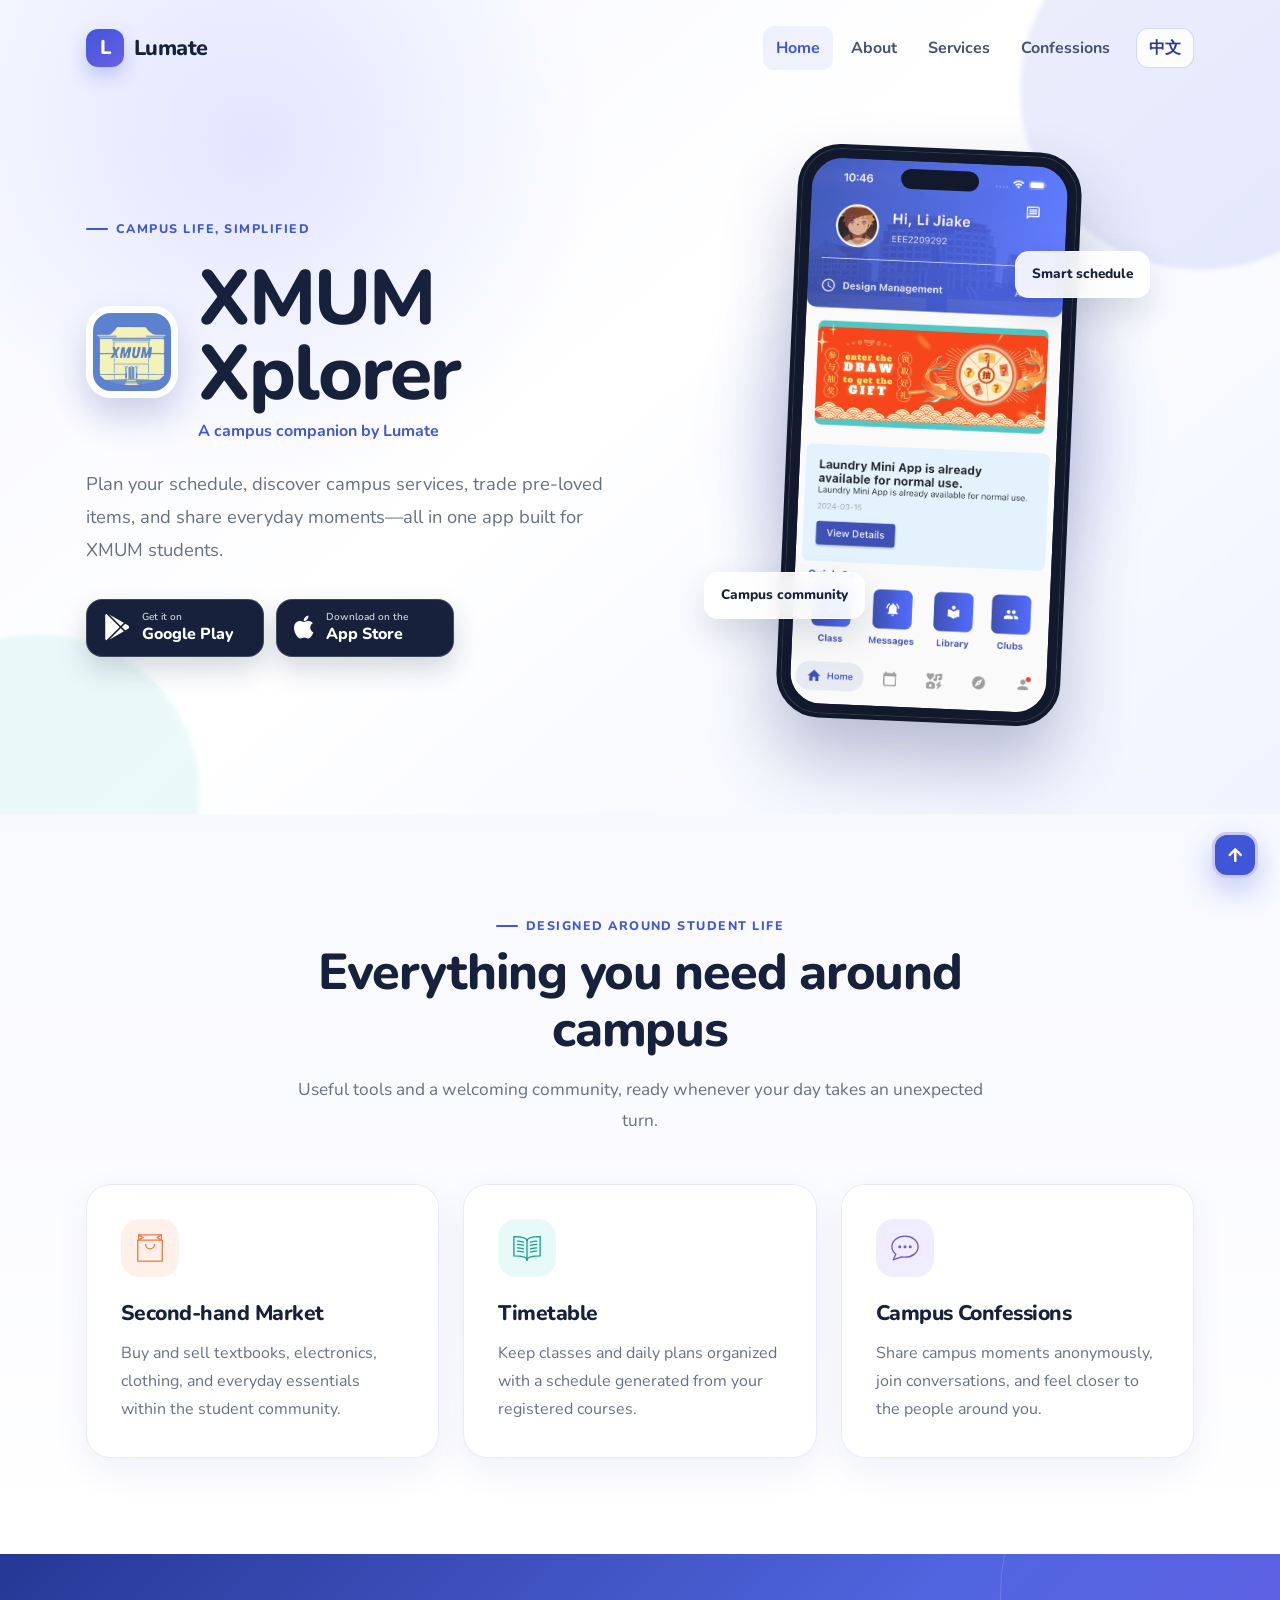
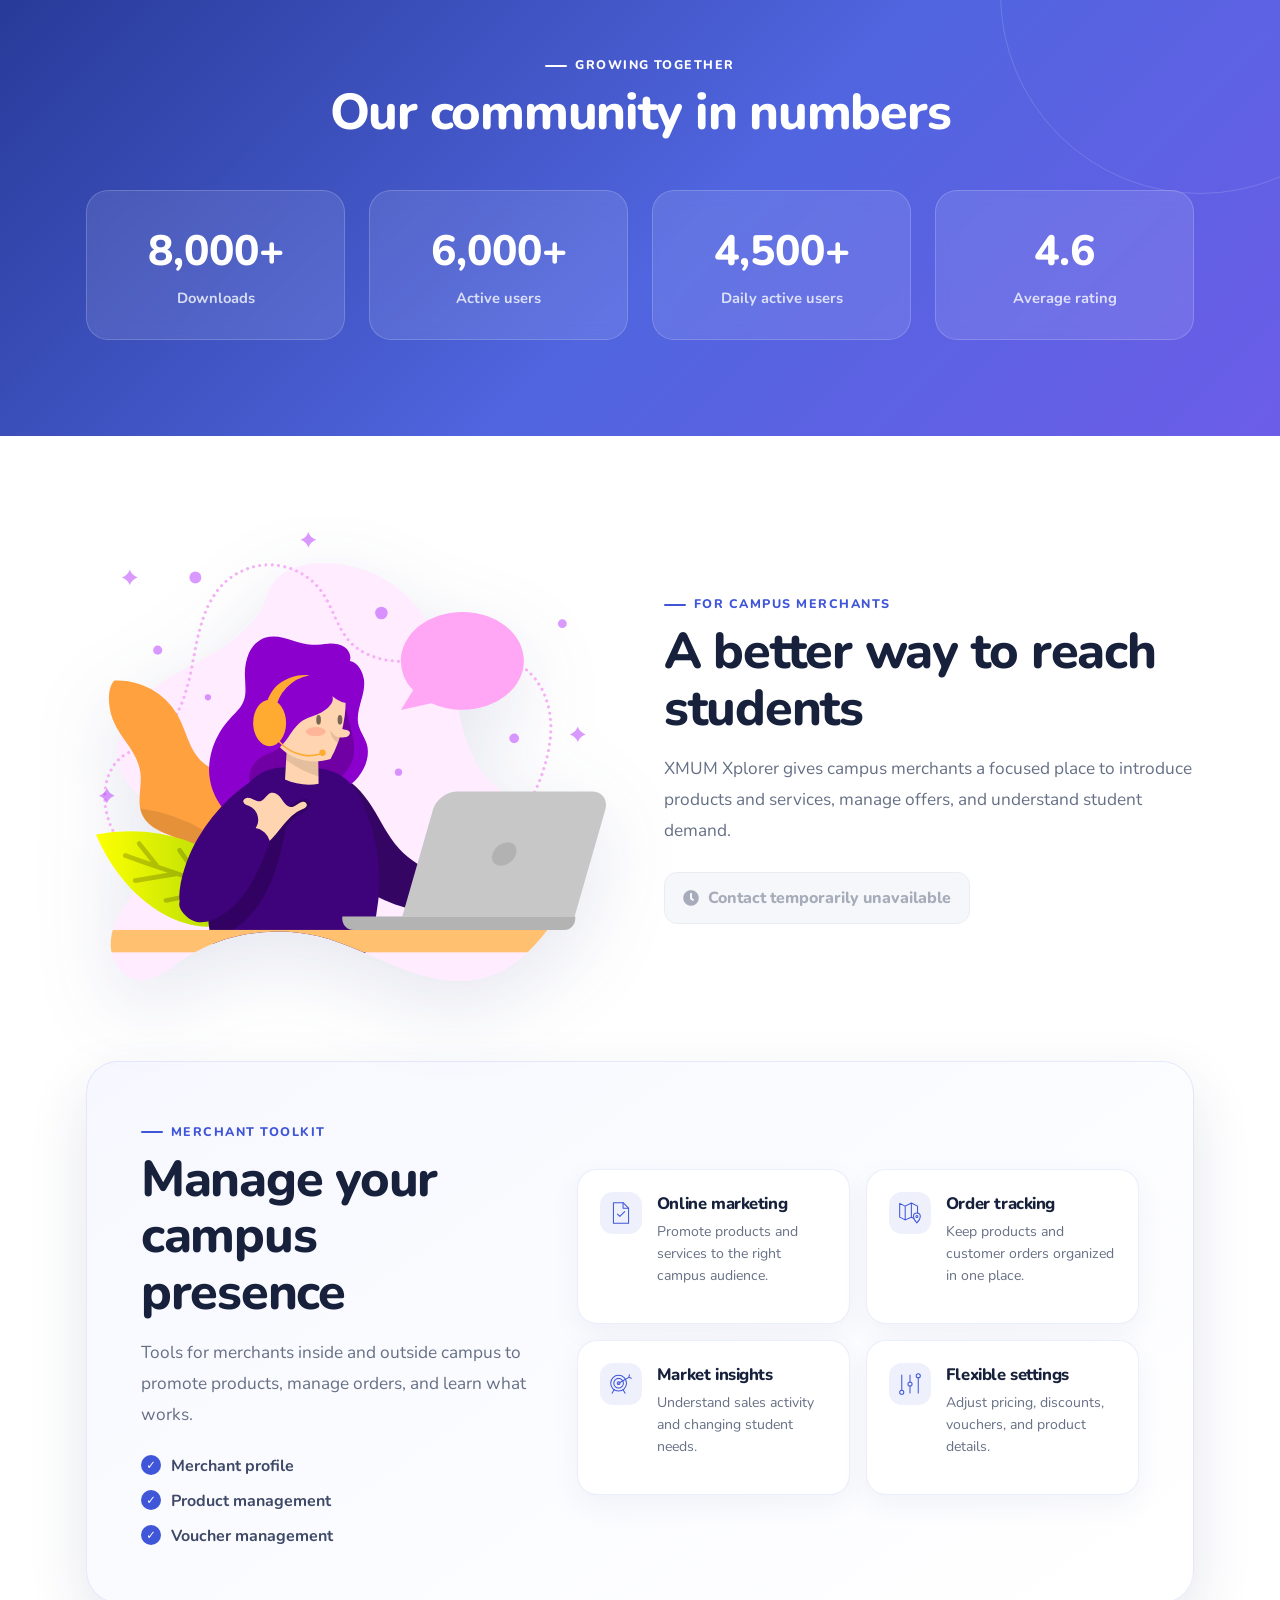
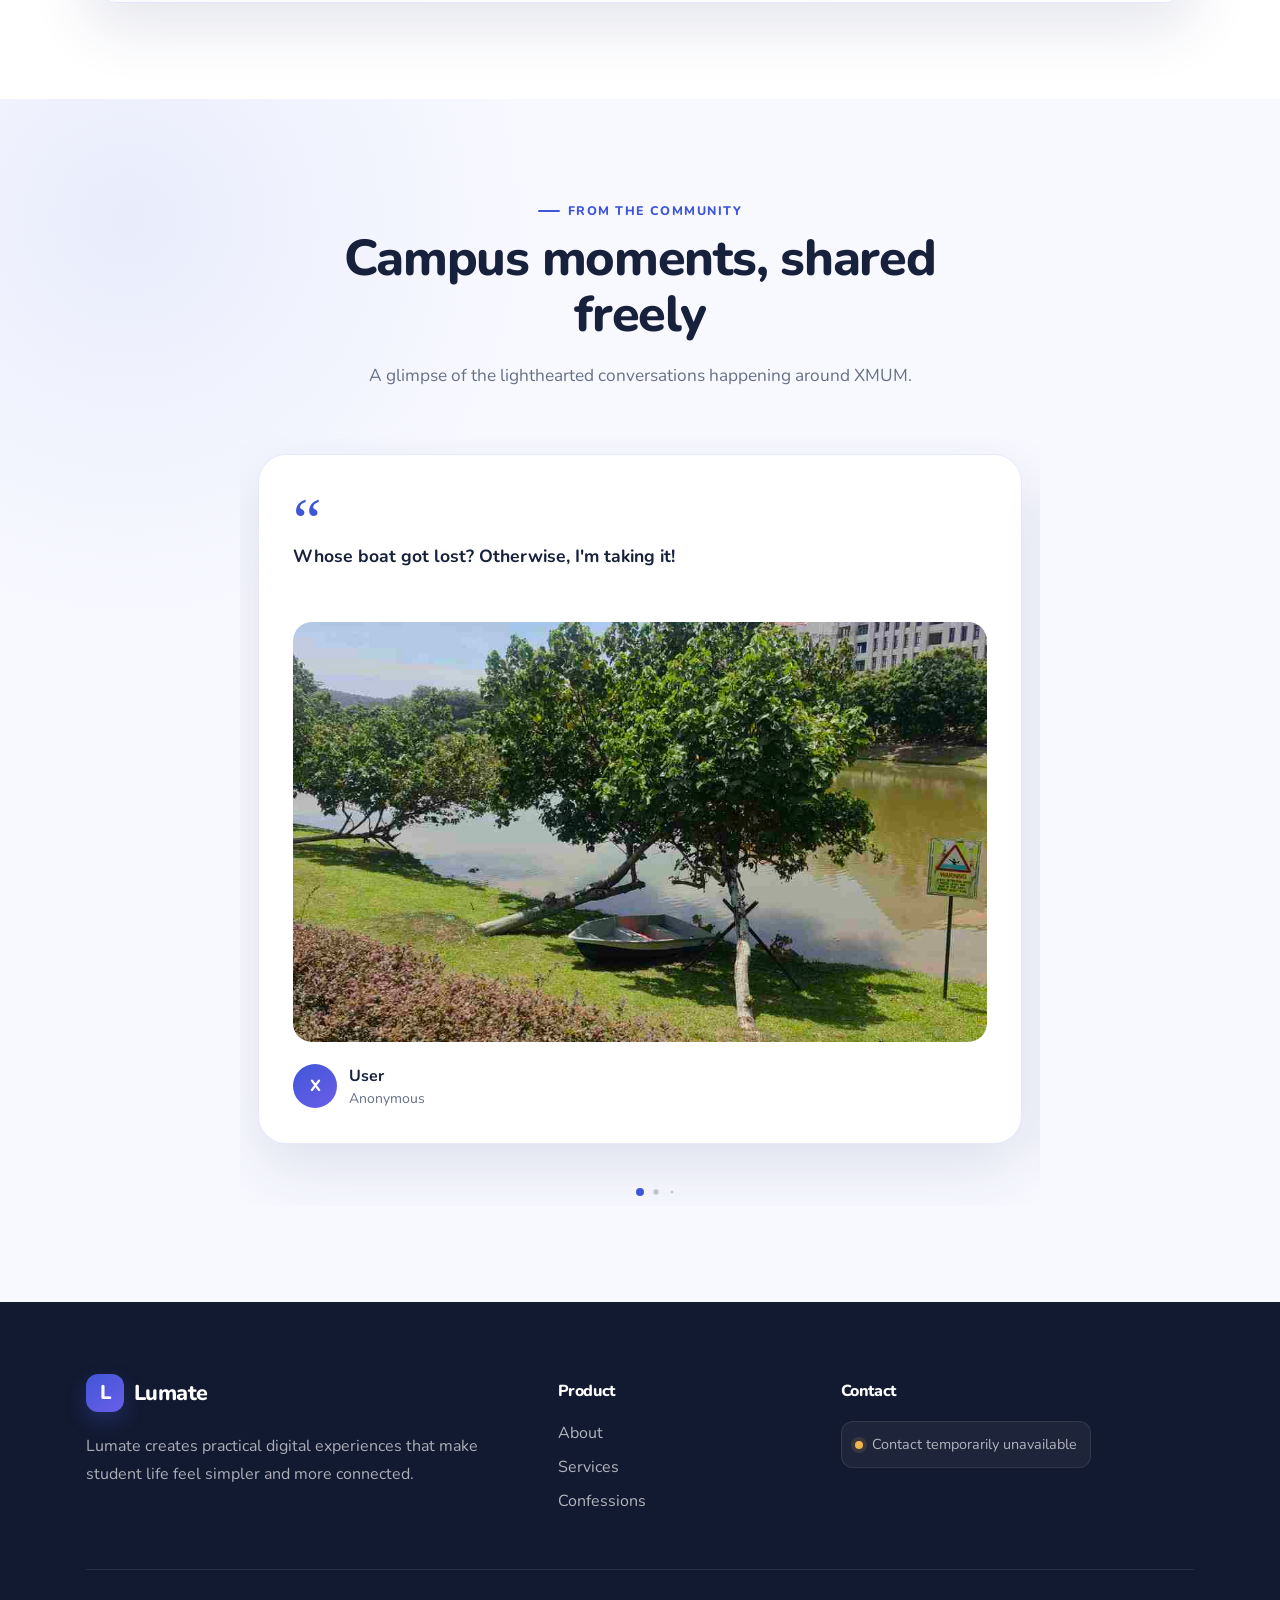
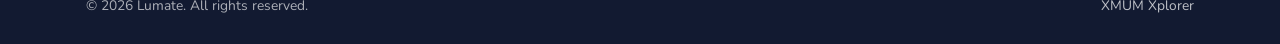
<file: index.html>
<!DOCTYPE html>
<html lang="en">
  <head>
    <meta charset="utf-8">
    <meta http-equiv="X-UA-Compatible" content="IE=edge">
    <title>XMUM Xplorer | Lumate</title>
    <meta name="description" content="XMUM Xplorer helps students organize campus life, discover services, and connect with the XMUM community.">
    <meta name="viewport" content="width=device-width, initial-scale=1, viewport-fit=cover">
    <meta name="theme-color" content="#4056d8">
    <meta name="robots" content="all,follow">
    <link rel="icon" href="images/logo.png" type="image/png">
    <link rel="stylesheet" href="vendor/swiper/swiper-bundle.min.css">
    <link rel="stylesheet" href="https://fonts.googleapis.com/css?family=Nunito:400,600,700,800&amp;display=swap">
    <link rel="stylesheet" href="css/style.default.css" id="theme-stylesheet">
    <link rel="stylesheet" href="css/custom.css">
  </head>
  <body>
    <header class="header">
      <nav class="navbar navbar-light navbar-expand-lg fixed-top" id="navbar" aria-label="Primary navigation">
        <div class="container">
          <a class="navbar-brand brand-lockup" href="#hero" aria-label="Lumate home">
            <span class="brand-symbol" aria-hidden="true">L</span>
            <span class="brand-name">Lumate</span>
          </a>
          <div class="nav-actions-mobile">
            <button class="language-toggle" type="button" data-language-toggle aria-label="Switch to Chinese">中文</button>
            <button class="navbar-toggler navbar-toggler-end" type="button" data-bs-toggle="collapse" data-bs-target="#navbarSupportedContent" aria-controls="navbarSupportedContent" aria-expanded="false" aria-label="Toggle navigation">
              <span class="navbar-toggler-icon"></span>
            </button>
          </div>
          <div class="collapse navbar-collapse" id="navbarSupportedContent">
            <ul class="navbar-nav ms-auto align-items-lg-center">
              <li class="nav-item"><a class="nav-link link-scroll active" href="#hero" data-i18n="nav.home">Home</a></li>
              <li class="nav-item"><a class="nav-link link-scroll" href="#about" data-i18n="nav.about">About</a></li>
              <li class="nav-item"><a class="nav-link link-scroll" href="#services" data-i18n="nav.services">Services</a></li>
              <li class="nav-item"><a class="nav-link link-scroll" href="#confessions" data-i18n="nav.confessions">Confessions</a></li>
              <li class="nav-item nav-language-desktop">
                <button class="language-toggle" type="button" data-language-toggle aria-label="Switch to Chinese">中文</button>
              </li>
            </ul>
          </div>
        </div>
      </nav>
    </header>

    <main>
      <section class="hero" id="hero">
        <div class="hero-orb hero-orb-one" aria-hidden="true"></div>
        <div class="hero-orb hero-orb-two" aria-hidden="true"></div>
        <div class="container position-relative">
          <div class="row align-items-center g-5 hero-row">
            <div class="col-lg-6 hero-copy">
              <span class="eyebrow" data-i18n="hero.eyebrow">Campus life, simplified</span>
              <div class="app-identity">
                <img class="app-icon" src="images/logo.png" alt="XMUM Xplorer app icon" width="92" height="92">
                <div>
                  <h1>XMUM Xplorer</h1>
                  <p class="hero-byline" data-i18n="hero.byline">A campus companion by Lumate</p>
                </div>
              </div>
              <p class="hero-description" data-i18n="hero.description">Plan your schedule, discover campus services, trade pre-loved items, and share everyday moments—all in one app built for XMUM students.</p>
              <div class="store-actions" aria-label="Download XMUM Xplorer">
                <a class="store-button" href="https://play.google.com/store/apps/details?id=app.xmum.xplorer.xmum_xplorer" target="_blank" rel="noopener noreferrer">
                  <i class="fab fa-google-play" aria-hidden="true"></i>
                  <span><small data-i18n="hero.getItOn">Get it on</small>Google Play</span>
                </a>
                <a class="store-button" href="https://apps.apple.com/us/app/xmum-xplorer/id6467762211" target="_blank" rel="noopener noreferrer">
                  <i class="fab fa-apple" aria-hidden="true"></i>
                  <span><small data-i18n="hero.downloadOn">Download on the</small>App Store</span>
                </a>
              </div>
            </div>
            <div class="col-lg-6">
              <div class="phone-stage" aria-label="XMUM Xplorer app preview">
                <div class="phone-glow" aria-hidden="true"></div>
                <div class="phone-frame">
                  <div class="phone-speaker" aria-hidden="true"></div>
                  <img src="images/screen.png" alt="XMUM Xplorer home screen preview">
                </div>
                <div class="floating-chip chip-top" data-i18n="hero.chipSchedule">Smart schedule</div>
                <div class="floating-chip chip-bottom" data-i18n="hero.chipCommunity">Campus community</div>
              </div>
            </div>
          </div>
        </div>
      </section>

      <section class="section section-soft" id="about">
        <div class="container">
          <div class="section-heading">
            <span class="eyebrow" data-i18n="about.eyebrow">Designed around student life</span>
            <h2 data-i18n="about.title">Everything you need around campus</h2>
            <p data-i18n="about.subtitle">Useful tools and a welcoming community, ready whenever your day takes an unexpected turn.</p>
          </div>
          <div class="row g-4">
            <div class="col-lg-4 col-md-6">
              <article class="feature-card h-100">
                <div class="icon-tile icon-orange"><svg class="svg-icon"><use xlink:href="#retail-bag-1"></use></svg></div>
                <h3 data-i18n="about.marketTitle">Second-hand Market</h3>
                <p data-i18n="about.marketText">Buy and sell textbooks, electronics, clothing, and everyday essentials within the student community.</p>
              </article>
            </div>
            <div class="col-lg-4 col-md-6">
              <article class="feature-card h-100">
                <div class="icon-tile icon-teal"><svg class="svg-icon"><use xlink:href="#news-1"></use></svg></div>
                <h3 data-i18n="about.timetableTitle">Timetable</h3>
                <p data-i18n="about.timetableText">Keep classes and daily plans organized with a schedule generated from your registered courses.</p>
              </article>
            </div>
            <div class="col-lg-4 col-md-12">
              <article class="feature-card h-100">
                <div class="icon-tile icon-purple"><svg class="svg-icon"><use xlink:href="#chat-bubble-1"></use></svg></div>
                <h3 data-i18n="about.confessionTitle">Campus Confessions</h3>
                <p data-i18n="about.confessionText">Share campus moments anonymously, join conversations, and feel closer to the people around you.</p>
              </article>
            </div>
          </div>
        </div>
      </section>

      <section class="section metrics-section" id="users-data">
        <div class="container">
          <div class="section-heading section-heading-light">
            <span class="eyebrow eyebrow-light" data-i18n="metrics.eyebrow">Growing together</span>
            <h2 data-i18n="metrics.title">Our community in numbers</h2>
          </div>
          <div class="row g-3 g-md-4">
            <div class="col-6 col-lg-3"><div class="metric-card"><strong>8,000+</strong><span data-i18n="metrics.downloads">Downloads</span></div></div>
            <div class="col-6 col-lg-3"><div class="metric-card"><strong>6,000+</strong><span data-i18n="metrics.activeUsers">Active users</span></div></div>
            <div class="col-6 col-lg-3"><div class="metric-card"><strong>4,500+</strong><span data-i18n="metrics.dailyUsers">Daily active users</span></div></div>
            <div class="col-6 col-lg-3"><div class="metric-card"><strong>4.6</strong><span data-i18n="metrics.rating">Average rating</span></div></div>
          </div>
        </div>
      </section>

      <section class="section" id="services">
        <div class="container">
          <div class="row align-items-center g-5 service-intro">
            <div class="col-lg-6 order-2 order-lg-1">
              <img class="service-illustration" src="img/objects.svg" alt="Illustration of campus commerce tools">
            </div>
            <div class="col-lg-6 order-1 order-lg-2">
              <span class="eyebrow" data-i18n="services.eyebrow">For campus merchants</span>
              <h2 data-i18n="services.title">A better way to reach students</h2>
              <p class="section-copy" data-i18n="services.description">XMUM Xplorer gives campus merchants a focused place to introduce products and services, manage offers, and understand student demand.</p>
              <button class="btn btn-secondary-disabled" type="button" disabled aria-disabled="true">
                <i class="fas fa-clock" aria-hidden="true"></i>
                <span data-i18n="common.contactUnavailable">Contact temporarily unavailable</span>
              </button>
            </div>
          </div>

          <div class="service-panel">
            <div class="row align-items-center g-5">
              <div class="col-lg-5">
                <span class="eyebrow" data-i18n="features.eyebrow">Merchant toolkit</span>
                <h2 data-i18n="features.title">Manage your campus presence</h2>
                <p class="section-copy" data-i18n="features.description">Tools for merchants inside and outside campus to promote products, manage orders, and learn what works.</p>
                <ul class="check-list">
                  <li data-i18n="features.profile">Merchant profile</li>
                  <li data-i18n="features.products">Product management</li>
                  <li data-i18n="features.vouchers">Voucher management</li>
                </ul>
              </div>
              <div class="col-lg-7">
                <div class="row g-3">
                  <div class="col-sm-6"><article class="mini-feature"><div class="mini-icon"><svg class="svg-icon"><use xlink:href="#document-saved-1"></use></svg></div><div><h3 data-i18n="features.marketingTitle">Online marketing</h3><p data-i18n="features.marketingText">Promote products and services to the right campus audience.</p></div></article></div>
                  <div class="col-sm-6"><article class="mini-feature"><div class="mini-icon"><svg class="svg-icon"><use xlink:href="#map-marker-1"></use></svg></div><div><h3 data-i18n="features.ordersTitle">Order tracking</h3><p data-i18n="features.ordersText">Keep products and customer orders organized in one place.</p></div></article></div>
                  <div class="col-sm-6"><article class="mini-feature"><div class="mini-icon"><svg class="svg-icon"><use xlink:href="#arrow-target-1"></use></svg></div><div><h3 data-i18n="features.analysisTitle">Market insights</h3><p data-i18n="features.analysisText">Understand sales activity and changing student needs.</p></div></article></div>
                  <div class="col-sm-6"><article class="mini-feature"><div class="mini-icon"><svg class="svg-icon"><use xlink:href="#sorting-1"></use></svg></div><div><h3 data-i18n="features.settingsTitle">Flexible settings</h3><p data-i18n="features.settingsText">Adjust pricing, discounts, vouchers, and product details.</p></div></article></div>
                </div>
              </div>
            </div>
          </div>
        </div>
      </section>

      <section class="section confessions-section" id="confessions">
        <div class="container">
          <div class="section-heading">
            <span class="eyebrow" data-i18n="confessions.eyebrow">From the community</span>
            <h2 data-i18n="confessions.title">Campus moments, shared freely</h2>
            <p data-i18n="confessions.subtitle">A glimpse of the lighthearted conversations happening around XMUM.</p>
          </div>
          <div class="swiper testimonials-slider">
            <div class="swiper-wrapper">
              <div class="swiper-slide h-auto">
                <article class="confession-card">
                  <div class="quote-mark" aria-hidden="true">“</div>
                  <p class="confession-text" data-i18n="confessions.quote1">Whose boat got lost? Otherwise, I'm taking it!</p>
                  <img src="images/confession1.jpg" alt="A campus moment shared anonymously" loading="lazy">
                  <div class="anonymous-user"><span class="avatar-placeholder">X</span><div><strong data-i18n="common.user">User</strong><small data-i18n="common.anonymous">Anonymous</small></div></div>
                </article>
              </div>
              <div class="swiper-slide h-auto">
                <article class="confession-card">
                  <div class="quote-mark" aria-hidden="true">“</div>
                  <p class="confession-text" data-i18n="confessions.quote2">So cute—seeing the security guards finish their shifts really lifted my mood.</p>
                  <img src="images/confession2.jpg" alt="A campus moment shared anonymously" loading="lazy">
                  <div class="anonymous-user"><span class="avatar-placeholder">X</span><div><strong data-i18n="common.user">User</strong><small data-i18n="common.anonymous">Anonymous</small></div></div>
                </article>
              </div>
              <div class="swiper-slide h-auto">
                <article class="confession-card">
                  <div class="quote-mark" aria-hidden="true">“</div>
                  <p class="confession-text" data-i18n="confessions.quote3">Which CS group built this? It genuinely helps everyone. Love it—wishing them all a 4.0!</p>
                  <img src="images/confession3.jpg" alt="A campus moment shared anonymously" loading="lazy">
                  <div class="anonymous-user"><span class="avatar-placeholder">X</span><div><strong data-i18n="common.user">User</strong><small data-i18n="common.anonymous">Anonymous</small></div></div>
                </article>
              </div>
            </div>
            <div class="swiper-pagination"></div>
          </div>
        </div>
      </section>
    </main>

    <a class="scroll-top-btn" id="scrollTop" href="#hero" aria-label="Back to top"><i class="fas fa-arrow-up" aria-hidden="true"></i></a>

    <footer class="site-footer">
      <div class="container">
        <div class="row gy-4 align-items-start">
          <div class="col-lg-5">
            <a class="brand-lockup footer-brand" href="#hero" aria-label="Lumate home"><span class="brand-symbol" aria-hidden="true">L</span><span class="brand-name">Lumate</span></a>
            <p data-i18n="footer.description">Lumate creates practical digital experiences that make student life feel simpler and more connected.</p>
          </div>
          <div class="col-6 col-lg-3">
            <h2 data-i18n="footer.product">Product</h2>
            <ul>
              <li><a href="#about" data-i18n="nav.about">About</a></li>
              <li><a href="#services" data-i18n="nav.services">Services</a></li>
              <li><a href="#confessions" data-i18n="nav.confessions">Confessions</a></li>
            </ul>
          </div>
          <div class="col-6 col-lg-4">
            <h2 data-i18n="footer.contact">Contact</h2>
            <p class="contact-status"><span class="status-dot" aria-hidden="true"></span><span data-i18n="common.contactUnavailable">Contact temporarily unavailable</span></p>
          </div>
        </div>
        <div class="footer-bottom">
          <p>© <span id="currentYear"></span> Lumate. <span data-i18n="footer.rights">All rights reserved.</span></p>
          <span>XMUM Xplorer</span>
        </div>
      </div>
    </footer>

    <script src="vendor/bootstrap/js/bootstrap.bundle.min.js"></script>
    <script src="vendor/swiper/swiper-bundle.min.js"></script>
    <script src="js/i18n.js"></script>
    <script src="js/front.js"></script>
    <script>
      function injectSvgSprite(path) {
        var ajax = new XMLHttpRequest();
        ajax.open("GET", path, true);
        ajax.send();
        ajax.onload = function () {
          var div = document.createElement("div");
          div.className = "d-none";
          div.innerHTML = ajax.responseText;
          document.body.insertBefore(div, document.body.childNodes[0]);
        };
      }
      injectSvgSprite("icons/orion-svg-sprite.svg");
    </script>
    <link rel="stylesheet" href="https://use.fontawesome.com/releases/v5.7.1/css/all.css" integrity="sha384-fnmOCqbTlWIlj8LyTjo7mOUStjsKCpOpQbqyi7RrhN7udi9RwhKkMHpvLbHG9Sr" crossorigin="anonymous">
  </body>
</html>
</file>
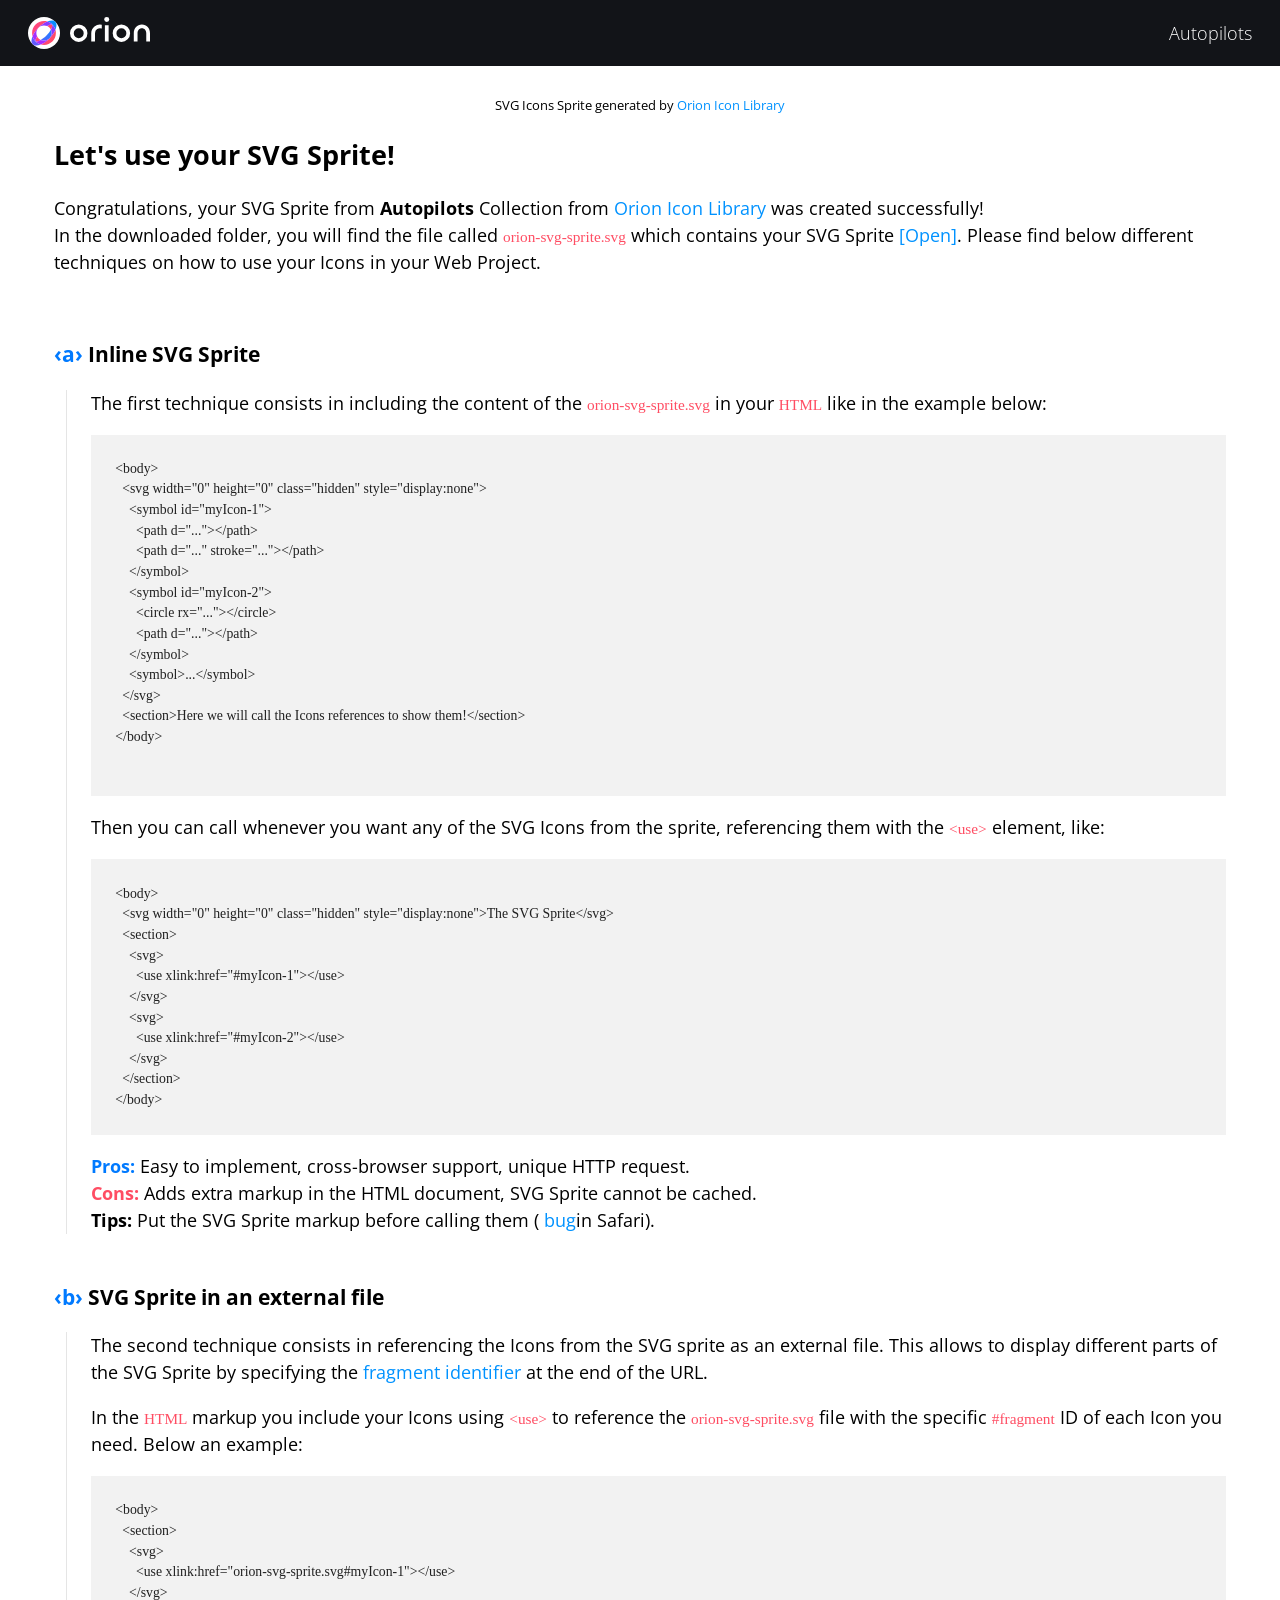
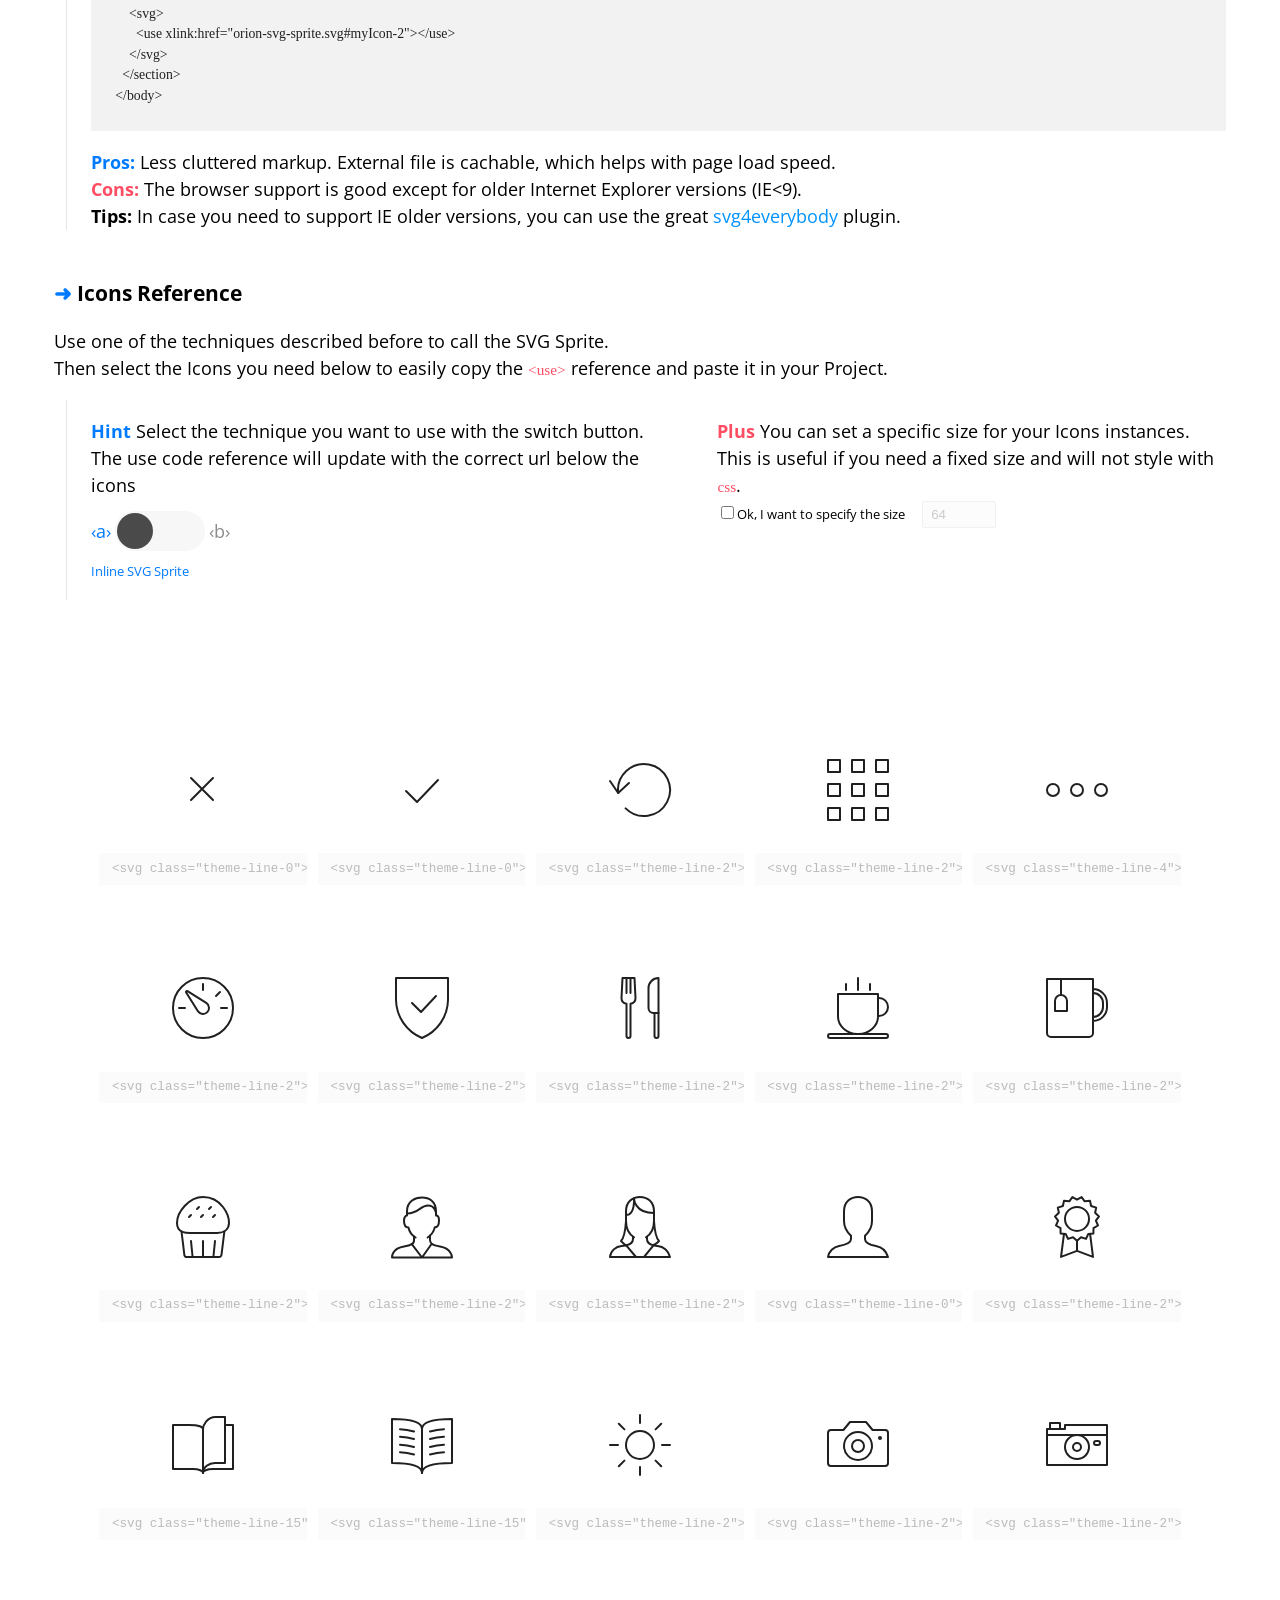
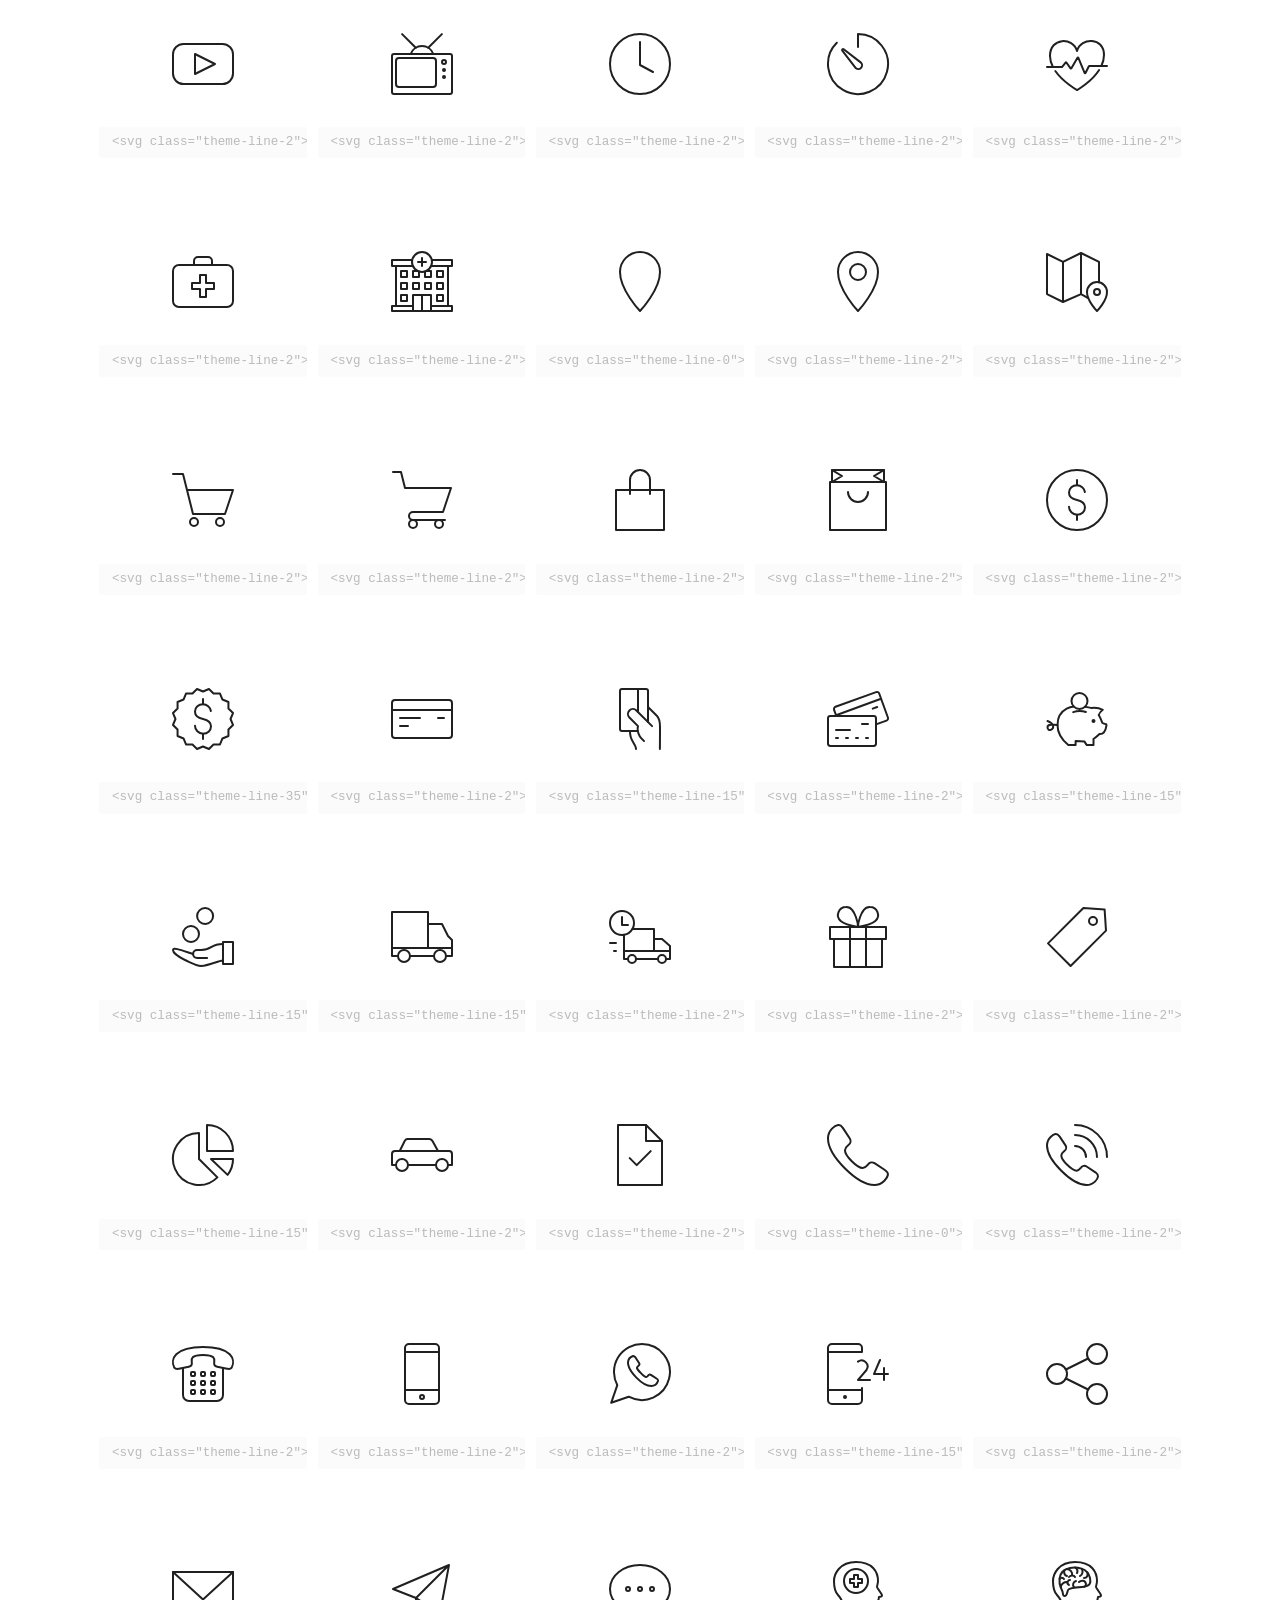
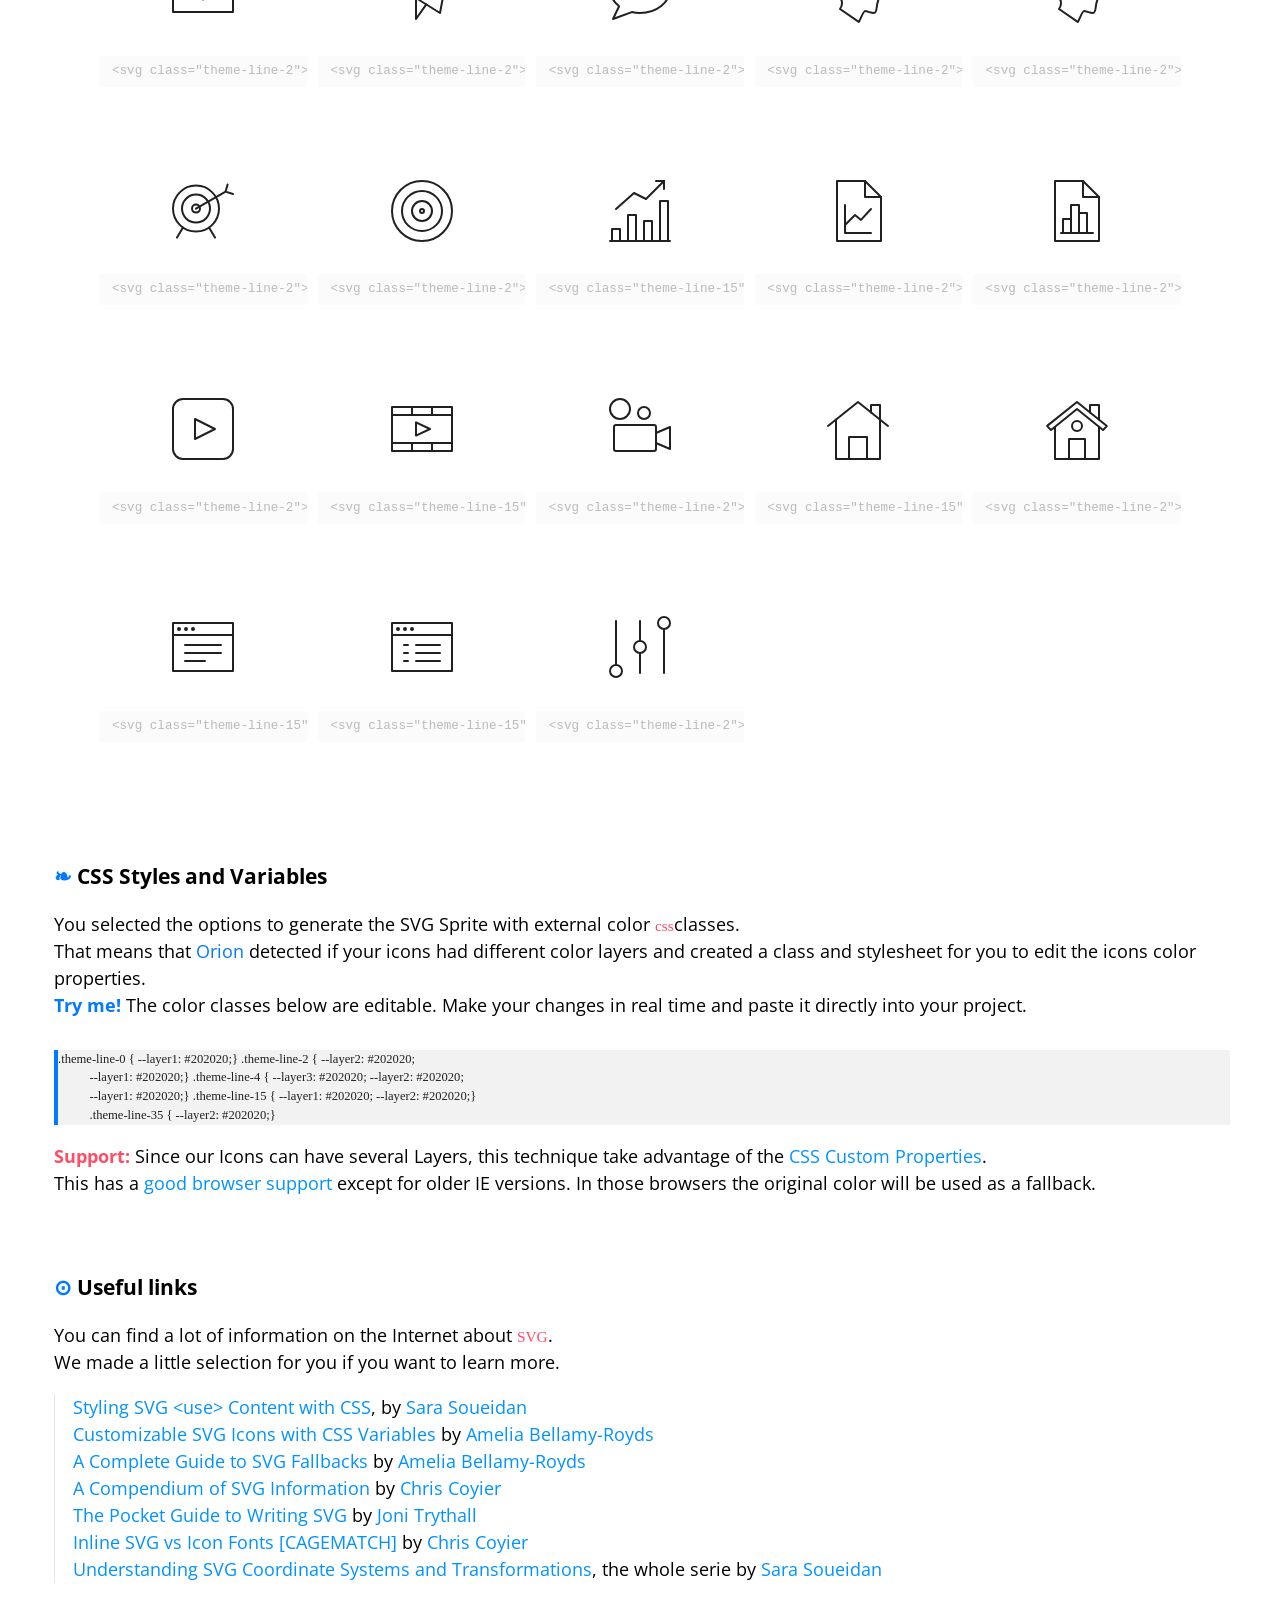
<file: icons/demo.html>
<!doctype>
<html lang="en">

  <head>
    <title>SVG Sprite Demo | Orion Icon Library</title>
    <meta name="viewport" content="width=device-width, initial-scale=1.0"
    />
    <meta charset="UTF-8" />
    <link href="https://fonts.googleapis.com/css?family=Open+Sans" rel="stylesheet"
    />
    <style>
      html {
          box-sizing: border-box;
        }
        body {
          margin: 0;
          padding: 0;
          font-family: 'Open Sans', sans-serif;
          font-size: 1.125rem;
        }
        ._1bo7bzx{font-family:Menlo, mono;font-size:.85em;}._1oymxsi{color:#ff4d63;}._1tt2u3t{-webkit-box-pack:justify;-ms-flex-pack:justify;-webkit-box-align:center;-ms-flex-align:center;display:-webkit-box;display:-moz-box;display:-ms-flexbox;display:-webkit-flex;display:flex;-webkit-align-items:center;align-items:center;background-color:#121418;-webkit-justify-content:space-between;justify-content:space-between;height:66px;padding:0 28px;color:white;}._dl5j6p{font-weight:300;max-width:33%;font-size:1em;}._1iurgbx{white-space:nowrap;overflow:hidden;text-overflow:ellipsis;}._1l5hckq{padding:1em 3em;}._kp2n83{font-size:.7em;text-align:center;}._o1cg4g{color:#0092FF;text-decoration:none;}._o1cg4g:hover{text-decoration:underline;}._14gdf42{line-height:1.5;}._ovghcs{color:inherit;text-decoration:none;}._ovghcs:hover:after{content:"#";color:#0092FF;margin-left:2px;opacity:.3;-webkit-transition:opacity .3s;-moz-transition:opacity .3s;transition:opacity .3s;}._ovghcs:active:after{opacity:1;}._1dqtju9{color:#007aff;}._fr5wn{padding-left:24px;border-left:1px solid rgba(0,0,0,0.1);margin-left:12px;margin-bottom:48px;}._1bmg5vo{color:#202020;tab-ssize:4px;overflow-x:auto;padding:1.5em;line-height:1.5;background:rgba(0,0,0,0.05);font-size:.9em;}._jro6t0{display:-webkit-box;display:-moz-box;display:-ms-flexbox;display:-webkit-flex;display:flex;}._53480w{display:none;}._53480w:checked + label span{-webkit-transform:translateX(52px);-ms-transform:translateX(52px);transform:translateX(52px);}._53480w:checked + label:before{color:inherit;}._53480w:checked + label:after{color:#007aff;}._53480w:checked ~ .externalCheckboxHelper:after{content:"External SVG Sprite";}._1uuc6xn{cursor:pointer;width:90px;height:40px;display:block;background-color:#f7f7f7;color:#8c8c8c;border-radius:32px;margin:12px 24px;position:relative;}._1uuc6xn:before{content:"‹a›";position:absolute;right:-webkit-calc(100% + 4px);right:-moz-calc(100% + 4px);right:calc(100% + 4px);top:50%;-webkit-transform:translateY(-50%);-ms-transform:translateY(-50%);transform:translateY(-50%);color:#007aff;}._1uuc6xn:after{content:"‹b›";position:absolute;left:-webkit-calc(100% + 4px);left:-moz-calc(100% + 4px);left:calc(100% + 4px);top:50%;-webkit-transform:translateY(-50%);-ms-transform:translateY(-50%);transform:translateY(-50%);}._10r524x{background-color:#4a4a4a;border-radius:50%;height:36px;left:0px;-webkit-transform:translateX(2px);-ms-transform:translateX(2px);transform:translateX(2px);position:absolute;top:2px;-webkit-transition:-webkit-transform .2s ease,transform .2s ease;-moz-transition:transform .2s ease;transition:-ms-transform .2s ease,-webkit-transform .2s ease,transform .2s ease;width:36px;z-index:1;}._qjqtm8:after{content:"Inline SVG Sprite";}._jcgzno{padding:.3em .5em;outline:0px;margin-left:12px;}._jcgzno:disabled{opacity:0.3;}._1r58n10{overflow:auto;padding:40px;margin:0px;list-style:none;padding-bottom:40px;}._fnhcyz{width:100%;float:left;-moz-box-sizing:border-box;box-sizing:border-box;display:block;-webkit-transition:opacity 250ms, box-shadow 250ms;-moz-transition:opacity 250ms, box-shadow 250ms;transition:opacity 250ms, box-shadow 250ms;cursor:pointer;position:relative;}@media (min-width: 767px){._fnhcyz{width:50%;}}@media (min-width: 1023px){._fnhcyz{width:33.333%;}}@media (min-width: 1199px){._fnhcyz{width:20%;}}._fnhcyz:after{content:"";position:absolute;z-index:-1;top:0px;right:0px;bottom:0px;left:0px;opacity:0;box-shadow:0 .5em 3em rgba(0,0,0,.1);-webkit-transition:opacity .3s;-moz-transition:opacity .3s;transition:opacity .3s;}._fnhcyz:hover:after{opacity:1;z-index:1;}._fnhcyz:before{content:"";padding-top:100%;display:block;}._fnhcyz:hover .orion-sprite__id{opacity:1;}._fnhcyz:hover .orion-sprite__code{opacity:1;}._1dclzhk{-webkit-box-direction:normal;-webkit-box-orient:vertical;-webkit-box-pack:justify;-ms-flex-pack:justify;-webkit-box-align:center;-ms-flex-align:center;display:-webkit-box;display:-moz-box;display:-ms-flexbox;display:-webkit-flex;display:flex;-webkit-align-items:center;align-items:center;-webkit-justify-content:space-between;justify-content:space-between;-webkit-flex-direction:column;-ms-flex-direction:column;flex-direction:column;position:absolute;top:0px;right:0px;bottom:0px;left:0px;padding:.5em 1em;}._19wnp26{width:100%;font-size:.7em;text-align:center;opacity:0;color:#777;-webkit-transition:opacity 250ms;-moz-transition:opacity 250ms;transition:opacity 250ms;}._1u0lyeu{width:64px;height:64px;}._190hxbq{width:100%;height:100%;}._1mcpc5v{font-size:.7em;padding:.5em 1em;width:100%;z-index:2;border-radius:2px;opacity:.3;-webkit-transition:opacity .3s;-moz-transition:opacity .3s;transition:opacity .3s;}._duacj0{white-space:pre;display:inline-block;font-size:.7em;line-height:1.5;background:rgba(0,0,0,0.05);tab-ssize:4px;color:#202020;margin-top:1em;width:100%;outline:0px;border-left:4px solid #007aff;}._1hgbkkp{list-style:none;margin:0px;padding:0px;padding-left:1em;line-height:1.5em;}._19kenml{-webkit-box-align:start;-ms-flex-align:start;display:-webkit-box;display:-moz-box;display:-ms-flexbox;display:-webkit-flex;display:flex;-webkit-align-items:flex-start;align-items:flex-start;color:#fff;}._15372er{display:inline-block;vertical-align:middle;width:32px;height:32px;}._ksd372{display:inline-block;vertical-align:middle;width:80px;height:25px;margin-left:10px;}
    </style>
  </head>

  <body>
    <svg width="0" height="0" class="hidden">
      <symbol xmlns="http://www.w3.org/2000/svg" viewBox="0 0 64 64" id="close-1">
        <title>Close</title>
        <desc>A line styled icon from Orion Icon Library.</desc>
        <path data-name="layer1"
        fill="none" stroke="#202020" stroke-miterlimit="10" stroke-width="2" d="M41.999 20.002l-22 22m22 0L20 20"
        stroke-linejoin="round" stroke-linecap="round" style="stroke:var(--layer1, #202020)"></path>
      </symbol>
      <symbol xmlns="http://www.w3.org/2000/svg" viewBox="0 0 64 64" id="checkmark-1">
        <title>Checkmark</title>
        <desc>A line styled icon from Orion Icon Library.</desc>
        <path data-name="layer1"
        fill="none" stroke="#202020" stroke-miterlimit="10" stroke-width="2" d="M16 33l11 11 21-22"
        stroke-linejoin="round" stroke-linecap="round" style="stroke:var(--layer1, #202020)"></path>
      </symbol>
      <symbol xmlns="http://www.w3.org/2000/svg" viewBox="0 0 64 64" id="rotate-left-1">
        <title>Rotate Left</title>
        <desc>A line styled icon from Orion Icon Library.</desc>
        <path data-name="layer2"
        d="M10.168 34.947a26.016 26.016 0 1 1 7.45 15.432" fill="none" stroke="#202020"
        stroke-miterlimit="10" stroke-width="2" stroke-linejoin="round" stroke-linecap="round"
        style="stroke:var(--layer1, #202020)"></path>
        <path data-name="layer1" fill="none" stroke="#202020" stroke-miterlimit="10"
        stroke-width="2" d="M2 23l8.168 11.947L20.986 25" stroke-linejoin="round"
        stroke-linecap="round" style="stroke:var(--layer1, #202020)"></path>
      </symbol>
      <symbol xmlns="http://www.w3.org/2000/svg" viewBox="0 0 64 64" id="portfolio-grid-1">
        <title>Portfolio Grid</title>
        <desc>A line styled icon from Orion Icon Library.</desc>
        <path data-name="layer2"
        fill="none" stroke="#202020" stroke-miterlimit="10" stroke-width="2" d="M2 2h12v12H2zm24 0h12v12H26zm24 0h12v12H50zM2 50h12v12H2z"
        stroke-linejoin="round" stroke-linecap="round" style="stroke:var(--layer1, #202020)"></path>
        <path data-name="layer1" fill="none" stroke="#202020" stroke-miterlimit="10"
        stroke-width="2" d="M26 50h12v12H26zm24 0h12v12H50z" stroke-linejoin="round"
        stroke-linecap="round" style="stroke:var(--layer1, #202020)"></path>
        <path data-name="layer2" fill="none" stroke="#202020" stroke-miterlimit="10"
        stroke-width="2" d="M2 25.988h12v12H2z" stroke-linejoin="round" stroke-linecap="round"
        style="stroke:var(--layer1, #202020)"></path>
        <path data-name="layer1" fill="none" stroke="#202020" stroke-miterlimit="10"
        stroke-width="2" d="M26 25.988h12v12H26zm24 0h12v12H50z" stroke-linejoin="round"
        stroke-linecap="round" style="stroke:var(--layer1, #202020)"></path>
      </symbol>
      <symbol xmlns="http://www.w3.org/2000/svg" viewBox="0 0 64 64" id="more-1">
        <title>More</title>
        <desc>A line styled icon from Orion Icon Library.</desc>
        <circle data-name="layer3"
        cx="8" cy="32" r="6" fill="none" stroke="#202020" stroke-miterlimit="10"
        stroke-width="2" stroke-linejoin="round" stroke-linecap="round" style="stroke:var(--layer1, #202020)"></circle>
        <circle data-name="layer2" cx="56" cy="32" r="6" fill="none"
        stroke="#202020" stroke-miterlimit="10" stroke-width="2" stroke-linejoin="round"
        stroke-linecap="round" style="stroke:var(--layer1, #202020)"></circle>
        <circle data-name="layer1" cx="32" cy="32" r="6" fill="none"
        stroke="#202020" stroke-miterlimit="10" stroke-width="2" stroke-linejoin="round"
        stroke-linecap="round" style="stroke:var(--layer1, #202020)"></circle>
      </symbol>
      <symbol xmlns="http://www.w3.org/2000/svg" viewBox="0 0 64 64" id="speed-1">
        <title>Speed</title>
        <desc>A line styled icon from Orion Icon Library.</desc>
        <circle data-name="layer2"
        cx="32" cy="32" r="30" fill="none" stroke="#202020" stroke-miterlimit="10"
        stroke-width="2" stroke-linejoin="round" stroke-linecap="round" style="stroke:var(--layer1, #202020)"></circle>
        <path data-name="layer2" fill="none" stroke="#202020" stroke-miterlimit="10"
        stroke-width="2" d="M8 32h6M32 8v5.999M50 32h6M45 20l4-4" stroke-linejoin="round"
        stroke-linecap="round" style="stroke:var(--layer1, #202020)"></path>
        <path data-name="layer1" d="M15.183 16.544A.975.975 0 0 1 15 16a1 1 0 0 1 1.489-.873l18.748 11.821a5.999 5.999 0 1 1-8.153 8.486z"
        fill="none" stroke="#202020" stroke-miterlimit="10" stroke-width="2" stroke-linejoin="round"
        stroke-linecap="round" style="stroke:var(--layer1, #202020)"></path>
      </symbol>
      <symbol xmlns="http://www.w3.org/2000/svg" viewBox="0 0 64 64" id="security-shield-1">
        <title>Security Shield</title>
        <desc>A line styled icon from Orion Icon Library.</desc>
        <path data-name="layer2"
        d="M6 2h52v22.064A41.973 41.973 0 0 1 31.994 62 41.97 41.97 0 0 1 6 24.064z"
        fill="none" stroke="#202020" stroke-miterlimit="10" stroke-width="2" stroke-linejoin="round"
        stroke-linecap="round" style="stroke:var(--layer1, #202020)"></path>
        <path data-name="layer1" fill="none" stroke="#202020" stroke-miterlimit="10"
        stroke-width="2" d="M22 27l9 9 15-16" stroke-linejoin="round" stroke-linecap="round"
        style="stroke:var(--layer1, #202020)"></path>
      </symbol>
      <symbol xmlns="http://www.w3.org/2000/svg" viewBox="0 0 64 64" id="food-1">
        <title>Food</title>
        <desc>A line styled icon from Orion Icon Library.</desc>
        <path data-name="layer2"
        d="M50.5 37v23a2 2 0 0 1-2 2 2 2 0 0 1-2-2V37" fill="none" stroke="#202020"
        stroke-linecap="round" stroke-linejoin="round" stroke-width="2" style="stroke:var(--layer1, #202020)"></path>
        <path data-name="layer1" fill="none" stroke="#202020" stroke-linecap="round"
        stroke-linejoin="round" stroke-width="2" d="M18.5 17V2m4 0v15m4-15h-12l-1 20c0 3.2 2.1 5.2 5 5.8V60a2 2 0 0 0 4 0V27.8c2.9-.6 5-2.6 5-5.8zm24 35V2a10 10 0 0 0-10 10v20a5 5 0 0 0 5 5z"
        style="stroke:var(--layer1, #202020)"></path>
      </symbol>
      <symbol viewBox="0 0 64 64" xmlns="http://www.w3.org/2000/svg" id="hot-coffee-1">
        <title>Hot Coffee</title>
        <desc>A line styled icon from Orion Icon Library.</desc>
        <path stroke-width="2"
        stroke-linejoin="round" stroke-linecap="round" stroke="#202020" fill="none"
        d="M52 17.965v22.857c0 9.467-9.582 17.143-19.049 17.143h-1.9C21.58 57.965 12 50.289 12 40.822V17.965zM52 22h1.016A8.984 8.984 0 0 1 62 30.982a8.982 8.982 0 0 1-8.982 8.982H52"
        data-name="layer2" style="stroke:var(--layer1, #202020)"></path>
        <path d="M32 13.998v-12m-12.002 12V8.002m24.004 5.996V8.002M62 60a2 2 0 0 1-2 2H4a2 2 0 0 1-2-2 2 2 0 0 1 2-2h56a2 2 0 0 1 2 2z"
        stroke-width="2" stroke-linejoin="round" stroke-linecap="round" stroke="#202020"
        fill="none" data-name="layer1" style="stroke:var(--layer1, #202020)"></path>
      </symbol>
      <symbol xmlns="http://www.w3.org/2000/svg" viewBox="0 0 64 64" id="tea-cup-1">
        <title>Tea Cup</title>
        <desc>A line styled icon from Orion Icon Library.</desc>
        <path data-name="layer2"
        fill="none" stroke="#202020" stroke-linecap="round" stroke-linejoin="round"
        stroke-width="2" d="M16 3v16m6 16V25a6 6 0 0 0-6-6 6 6 0 0 0-6 6v10z" style="stroke:var(--layer1, #202020)"></path>
        <path data-name="layer1" d="M48 3v54a4 4 0 0 1-4 4H6a4 4 0 0 1-4-4V3zm0 10a14 14 0 0 1 14 14v4a14 14 0 0 1-14 14"
        fill="none" stroke="#202020" stroke-linecap="round" stroke-linejoin="round"
        stroke-width="2" style="stroke:var(--layer1, #202020)"></path>
        <path data-name="layer1" d="M48 41a10 10 0 0 0 10-10v-4a10 10 0 0 0-10-10"
        fill="none" stroke="#202020" stroke-linecap="round" stroke-linejoin="round"
        stroke-width="2" style="stroke:var(--layer1, #202020)"></path>
      </symbol>
      <symbol xmlns="http://www.w3.org/2000/svg" viewBox="0 0 64 64" id="muffin-1">
        <title>Muffin</title>
        <desc>A line styled icon from Orion Icon Library.</desc>
        <path data-name="layer2"
        d="M10.5 36.5s2.6 20.7 2.8 23.1A2.4 2.4 0 0 0 16 62h31.9a2.4 2.4 0 0 0 2.6-2.4c.3-2.4 2.9-23.4 2.9-23.4M20 46l1.6 16M44 46l-1.6 16M32 46v16"
        fill="none" stroke="#202020" stroke-linecap="round" stroke-linejoin="round"
        stroke-width="2" style="stroke:var(--layer1, #202020)"></path>
        <path data-name="layer1" d="M32 2C18.3 2 6 16.7 6 28s11.3 10 16 10h24.1c4.8 0 11.7-2 11.9-10S50.5 2 32 2zM20 20l-2 2m14-2l-2 2m-2-10l-2 2m14-2l-2 2m6 6l-2 2"
        fill="none" stroke="#202020" stroke-linecap="round" stroke-linejoin="round"
        stroke-width="2" style="stroke:var(--layer1, #202020)"></path>
      </symbol>
      <symbol viewBox="0 0 64 64" xmlns="http://www.w3.org/2000/svg" id="man-1">
        <title>Man</title>
        <desc>A line styled icon from Orion Icon Library.</desc>
        <path stroke-width="2"
        stroke-miterlimit="10" stroke="#202020" fill="none" d="M41.713 48.744c-1.968-1.476-1.71-3.069-1.71-4.244v-4m-16 1v3c0 1.285.425 3.083-2.194 4.67"
        data-name="layer2" stroke-linejoin="round" stroke-linecap="round" style="stroke:var(--layer1, #202020)"></path>
        <path stroke-width="2" stroke-miterlimit="10" stroke="#202020"
        fill="none" d="M37.601 42.5a16.786 16.786 0 0 0 7.168-10.135c3.026-.037 4.234-2.931 4.234-6.937 0-1.994 0-4.928-3-4.928v-2m-29 0v2.006c-2-.006-3 2.994-3 4.988 0 4.006 1.391 7.006 4.436 7.006h.002a15.21 15.21 0 0 0 7.17 10m20.392-24v-2c0-10.4-7.373-14-14-14s-15 3.517-15 13.916V18.5c12 0 13-8 21-8 7.459 0 8 8 8 8z"
        data-name="layer2" stroke-linejoin="round" stroke-linecap="round" style="stroke:var(--layer1, #202020)"></path>
        <path stroke-width="2" stroke-miterlimit="10" stroke="#202020"
        fill="none" d="M14.003 51.5c-12.61 2-12.001 11-12.001 11h30L21.809 49.17c-1.458.885-3.856 1.703-7.806 2.33zm36 0c-4.436-.74-6.91-1.72-8.29-2.756L32.002 62.5h30s0-9-12-11z"
        data-name="layer1" stroke-linejoin="round" stroke-linecap="round" style="stroke:var(--layer1, #202020)"></path>
      </symbol>
      <symbol viewBox="0 0 64 64" xmlns="http://www.w3.org/2000/svg" id="woman-1">
        <title>Woman</title>
        <desc>A line styled icon from Orion Icon Library.</desc>
        <path stroke-width="2"
        stroke-miterlimit="10" stroke="#202020" fill="none" d="M32 2c-6.627 0-13.992 4-13.992 14.399V26c0 7.18 3.27 13.379 8 16.267m11.984 0c4.73-2.888 8-9.087 8-16.267v-9.601C45.992 6 38.627 2 32 2"
        data-name="layer2" stroke-linejoin="round" stroke-linecap="round" style="stroke:var(--layer1, #202020)"></path>
        <path stroke-width="2" stroke-miterlimit="10" stroke="#202020"
        fill="none" d="M46 18C26 18 26 3.174 26 3.174S27.416 20 18 20m27.473 30.357C39.003 48.835 39 45.697 39 44v-2M28 62h8M25 42v2c0 1.684-.002 4.813-6.794 6.333M18.008 26S17 42 13 46c4 4 4.926 4.394 4.926 4.394"
        data-name="layer2" stroke-linejoin="round" stroke-linecap="round" style="stroke:var(--layer1, #202020)"></path>
        <path stroke-width="2" stroke-miterlimit="10" stroke="#202020"
        fill="none" d="M45.992 26S47 42 51 46c-4 4-6.095 4.217-6.095 4.217" data-name="layer2"
        stroke-linejoin="round" stroke-linecap="round" style="stroke:var(--layer1, #202020)"></path>
        <path stroke-width="2" stroke-miterlimit="10" stroke="#202020"
        fill="none" d="M62 62a13.788 13.788 0 0 0-12.422-11 30.574 30.574 0 0 1-4.105-.643L36 62zM13.61 51A12.46 12.46 0 0 0 2 62h26l-9.794-11.667a34.259 34.259 0 0 1-4.597.667z"
        data-name="layer1" stroke-linejoin="round" stroke-linecap="round" style="stroke:var(--layer1, #202020)"></path>
      </symbol>
      <symbol xmlns="http://www.w3.org/2000/svg" viewBox="0 0 64 64" id="user-1">
        <title>User</title>
        <desc>A line styled icon from Orion Icon Library.</desc>
        <path data-name="layer1"
        d="M46 26c0 6.1-3.4 11.5-7 14.8V44c0 2 1 5.1 11 7a15.5 15.5 0 0 1 12 11H2a13.4 13.4 0 0 1 11-11c10-1.8 12-5 12-7v-3.2c-3.6-3.3-7-8.6-7-14.8v-9.6C18 6 25.4 2 32 2s14 4 14 14.4z"
        fill="none" stroke="#202020" stroke-miterlimit="10" stroke-width="2" stroke-linejoin="round"
        stroke-linecap="round" style="stroke:var(--layer1, #202020)"></path>
      </symbol>
      <symbol xmlns="http://www.w3.org/2000/svg" viewBox="0 0 64 64" id="quality-1">
        <title>Quality</title>
        <desc>A line styled icon from Orion Icon Library.</desc>
        <path data-name="layer2"
        fill="none" stroke="#202020" stroke-miterlimit="10" stroke-width="2" d="M19 38.9l-3 23 16-6 16 6-2.9-23M32 45.8v10.1"
        stroke-linejoin="round" stroke-linecap="round" style="stroke:var(--layer1, #202020)"></path>
        <circle data-name="layer1" cx="32" cy="23.9" r="12" fill="none"
        stroke="#202020" stroke-miterlimit="10" stroke-width="2" stroke-linejoin="round"
        stroke-linecap="round" style="stroke:var(--layer1, #202020)"></circle>
        <path data-name="layer1" fill="none" stroke="#202020" stroke-miterlimit="10"
        stroke-width="2" d="M32 4.7l4.6-2.6 3.1 4.2 5.3-.5 1.1 5.2 5.1 1.6-1.1 5.2 3.9 3.6-3.1 4.3 2.1 4.8-4.5 2.7-.1 5.3-5.2.6-2.2 4.8-5-1.6-4 3.5-4-3.5-5 1.6-2.2-4.8-5.2-.6-.1-5.3-4.5-2.7 2.1-4.8-3.1-4.3 3.9-3.6-1.1-5.2 5.1-1.6L19 5.8l5.3.5 3.1-4.2L32 4.7z"
        stroke-linejoin="round" stroke-linecap="round" style="stroke:var(--layer1, #202020)"></path>
      </symbol>
      <symbol xmlns="http://www.w3.org/2000/svg" viewBox="0 0 64 64" id="reading-1">
        <title>Reading</title>
        <desc>A line styled icon from Orion Icon Library.</desc>
        <path data-name="layer1"
        d="M54 12h8v44H42c-6 0-10 2-10 3.8" fill="none" stroke="#202020" stroke-miterlimit="10"
        stroke-width="2" stroke-linejoin="round" stroke-linecap="round" style="stroke:var(--layer2, #202020)"></path>
        <path data-name="layer2" d="M32 16c0-3.6 4-12 12.6-12H54v46H43.9C37.8 50 32 54.2 32 60"
        fill="none" stroke="#202020" stroke-miterlimit="10" stroke-width="2" stroke-linejoin="round"
        stroke-linecap="round" style="stroke:var(--layer2, #202020)"></path>
        <path data-name="layer1" d="M32 16c0-2-4-4-14-4H2v44h20c6 0 10 2 10 3.8z"
        fill="none" stroke="#202020" stroke-miterlimit="10" stroke-width="2" stroke-linejoin="round"
        stroke-linecap="round" style="stroke:var(--layer2, #202020)"></path>
      </symbol>
      <symbol xmlns="http://www.w3.org/2000/svg" viewBox="0 0 64 64" id="news-1">
        <title>News</title>
        <desc>A line styled icon from Orion Icon Library.</desc>
        <path data-name="layer1"
        d="M32 16C32 8 16 6 2 6v44c14 0 30 2 30 10z" fill="none" stroke="#202020"
        stroke-miterlimit="10" stroke-width="2" stroke-linejoin="round" stroke-linecap="round"
        style="stroke:var(--layer2, #202020)"></path>
        <path data-name="layer2" d="M24 18.5a60.7 60.7 0 0 0-14-2.3M24 26a60.7 60.7 0 0 0-14-2.3M24 34a60.7 60.7 0 0 0-14-2.3m14 9.8a60.7 60.7 0 0 0-14-2.3m30-20.7a60.7 60.7 0 0 1 14-2.3M40 26a60.7 60.7 0 0 1 14-2.3M40 34a60.7 60.7 0 0 1 14-2.3m-14 9.8a60.7 60.7 0 0 1 14-2.3"
        fill="none" stroke="#202020" stroke-miterlimit="10" stroke-width="2" stroke-linejoin="round"
        stroke-linecap="round" style="stroke:var(--layer2, #202020)"></path>
        <path data-name="layer1" d="M32 16C32 8 48 6 62 6v44c-14 0-30 2-30 10"
        fill="none" stroke="#202020" stroke-miterlimit="10" stroke-width="2" stroke-linejoin="round"
        stroke-linecap="round" style="stroke:var(--layer2, #202020)"></path>
      </symbol>
      <symbol xmlns="http://www.w3.org/2000/svg" viewBox="0 0 64 64" id="sun-1">
        <title>Sun</title>
        <desc>A line styled icon from Orion Icon Library.</desc>
        <circle data-name="layer2"
        cx="32" cy="32" r="14" fill="none" stroke="#202020" stroke-miterlimit="10"
        stroke-width="2" stroke-linejoin="round" stroke-linecap="round" style="stroke:var(--layer1, #202020)"></circle>
        <path data-name="layer1" fill="none" stroke="#202020" stroke-miterlimit="10"
        stroke-width="2" d="M32 2v8m0 44v8m30-30h-8m-44 0H2m8.8-21.2l5.6 5.6m31.2 31.2l5.6 5.6m0-42.4l-5.6 5.6M16.4 47.6l-5.6 5.6"
        stroke-linejoin="round" stroke-linecap="round" style="stroke:var(--layer1, #202020)"></path>
      </symbol>
      <symbol xmlns="http://www.w3.org/2000/svg" viewBox="0 0 64 64" id="camera-1">
        <title>Camera</title>
        <desc>A line styled icon from Orion Icon Library.</desc>
        <path data-name="layer2"
        d="M59 17H46.6L40 9H24l-6.6 8H5a3 3 0 0 0-3 3v30a3 3 0 0 0 3 3h54a3 3 0 0 0 3-3V20a3 3 0 0 0-3-3z"
        fill="none" stroke="#202020" stroke-miterlimit="10" stroke-width="2" stroke-linejoin="round"
        stroke-linecap="round" style="stroke:var(--layer1, #202020)"></path>
        <circle data-name="layer1" cx="32" cy="33" r="14" fill="none" stroke="#202020"
        stroke-miterlimit="10" stroke-width="2" stroke-linejoin="round" stroke-linecap="round"
        style="stroke:var(--layer1, #202020)"></circle>
        <circle data-name="layer1" cx="54" cy="25" r="1" fill="none"
        stroke="#202020" stroke-miterlimit="10" stroke-width="2" stroke-linejoin="round"
        stroke-linecap="round" style="stroke:var(--layer1, #202020)"></circle>
        <circle data-name="layer1" cx="32" cy="33" r="6" fill="none"
        stroke="#202020" stroke-miterlimit="10" stroke-width="2" stroke-linejoin="round"
        stroke-linecap="round" style="stroke:var(--layer1, #202020)"></circle>
      </symbol>
      <symbol xmlns="http://www.w3.org/2000/svg" viewBox="0 0 64 64" id="retro-camera-1">
        <title>Retro Camera</title>
        <desc>A line styled icon from Orion Icon Library.</desc>
        <path data-name="layer2"
        fill="none" stroke="#202020" stroke-miterlimit="10" stroke-width="2" d="M5 16v-6h10v6"
        stroke-linejoin="round" stroke-linecap="round" style="stroke:var(--layer1, #202020)"></path>
        <path data-name="layer2" fill="none" stroke="#202020" stroke-miterlimit="10"
        stroke-width="2" d="M20 12v4H2v36h60V12H20zM2 22h30m0 0h30" stroke-linejoin="round"
        stroke-linecap="round" style="stroke:var(--layer1, #202020)"></path>
        <circle data-name="layer1" cx="32" cy="34" r="12" fill="none" stroke="#202020"
        stroke-miterlimit="10" stroke-width="2" stroke-linejoin="round" stroke-linecap="round"
        style="stroke:var(--layer1, #202020)"></circle>
        <circle data-name="layer1" cx="32" cy="34" r="4" fill="none"
        stroke="#202020" stroke-miterlimit="10" stroke-width="2" stroke-linejoin="round"
        stroke-linecap="round" style="stroke:var(--layer1, #202020)"></circle>
        <path data-name="layer1" d="M55 30a2 2 0 0 1-2 2h-2a2 2 0 0 1-2-2 2 2 0 0 1 2-2h2a2 2 0 0 1 2 2z"
        fill="none" stroke="#202020" stroke-miterlimit="10" stroke-width="2" stroke-linejoin="round"
        stroke-linecap="round" style="stroke:var(--layer1, #202020)"></path>
      </symbol>
      <symbol xmlns="http://www.w3.org/2000/svg" viewBox="0 0 64 64" id="play-button-1">
        <title>Play Button</title>
        <desc>A line styled icon from Orion Icon Library.</desc>
        <rect data-name="layer2"
        x="2" y="12" width="60" height="40" rx="10.4" ry="10.4" fill="none" stroke="#202020"
        stroke-miterlimit="10" stroke-width="2" stroke-linejoin="round" stroke-linecap="round"
        style="stroke:var(--layer1, #202020)"></rect>
        <path data-name="layer1" fill="none" stroke="#202020" stroke-miterlimit="10"
        stroke-width="2" d="M24 22v20l20-10-20-10z" stroke-linejoin="round" stroke-linecap="round"
        style="stroke:var(--layer1, #202020)"></path>
      </symbol>
      <symbol xmlns="http://www.w3.org/2000/svg" viewBox="0 0 64 64" id="tv-1">
        <title>TV</title>
        <desc>A line styled icon from Orion Icon Library.</desc>
        <path data-name="layer2"
        d="M20.7 22a12 12 0 0 1 22.6 0" fill="none" stroke="#202020" stroke-miterlimit="10"
        stroke-width="2" stroke-linejoin="round" stroke-linecap="round" style="stroke:var(--layer1, #202020)"></path>
        <rect data-name="layer1" x="2" y="22" width="60" height="40" rx="2"
        ry="2" fill="none" stroke="#202020" stroke-miterlimit="10" stroke-width="2"
        stroke-linejoin="round" stroke-linecap="round" style="stroke:var(--layer1, #202020)"></rect>
        <path data-name="layer2" fill="none" stroke="#202020" stroke-miterlimit="10"
        stroke-width="2" d="M25.8 15.8L12.1 2.1m26.1 13.7L51.9 2.1" stroke-linejoin="round"
        stroke-linecap="round" style="stroke:var(--layer1, #202020)"></path>
        <circle data-name="layer2" cx="54" cy="38" r="1" fill="none" stroke="#202020"
        stroke-miterlimit="10" stroke-width="2" stroke-linejoin="round" stroke-linecap="round"
        style="stroke:var(--layer1, #202020)"></circle>
        <circle data-name="layer2" cx="54" cy="45" r="1" fill="none"
        stroke="#202020" stroke-miterlimit="10" stroke-width="2" stroke-linejoin="round"
        stroke-linecap="round" style="stroke:var(--layer1, #202020)"></circle>
        <circle data-name="layer2" cx="54" cy="30" r="2" fill="none"
        stroke="#202020" stroke-miterlimit="10" stroke-width="2" stroke-linejoin="round"
        stroke-linecap="round" style="stroke:var(--layer1, #202020)"></circle>
        <rect data-name="layer1" x="6" y="26" width="40" height="29"
        rx="3" ry="3" fill="none" stroke="#202020" stroke-miterlimit="10" stroke-width="2"
        stroke-linejoin="round" stroke-linecap="round" style="stroke:var(--layer1, #202020)"></rect>
      </symbol>
      <symbol xmlns="http://www.w3.org/2000/svg" viewBox="0 0 64 64" id="time-1">
        <title>Time</title>
        <desc>A line styled icon from Orion Icon Library.</desc>
        <circle data-name="layer2"
        cx="32" cy="32" r="30" fill="none" stroke="#202020" stroke-linecap="round"
        stroke-miterlimit="10" stroke-width="2" stroke-linejoin="round" style="stroke:var(--layer1, #202020)"></circle>
        <path data-name="layer1" fill="none" stroke="#202020" stroke-linecap="round"
        stroke-miterlimit="10" stroke-width="2" d="M32 10v23l13 7" stroke-linejoin="round"
        style="stroke:var(--layer1, #202020)"></path>
      </symbol>
      <symbol viewBox="0 0 64 64" xmlns="http://www.w3.org/2000/svg" id="deadline-1">
        <title>Deadline</title>
        <desc>A line styled icon from Orion Icon Library.</desc>
        <path stroke-width="2"
        stroke-miterlimit="10" stroke-linecap="round" stroke="#202020" fill="none"
        d="M29.375 35.625L16.293 18.707a1.007 1.007 0 0 1 1.414-1.414l16.918 13.082A3.739 3.739 0 0 1 30 36.254a3.914 3.914 0 0 1-.625-.629z"
        data-name="layer2" stroke-linejoin="round" style="stroke:var(--layer1, #202020)"></path>
        <path stroke-width="2" stroke-miterlimit="10" stroke-linecap="round"
        stroke="#202020" fill="none" d="M10.787 10.787A30 30 0 1 0 32 2v13" data-name="layer1"
        stroke-linejoin="round" style="stroke:var(--layer1, #202020)"></path>
      </symbol>
      <symbol xmlns="http://www.w3.org/2000/svg" viewBox="0 0 64 64" id="heartbeat-1">
        <title>Heartbeat</title>
        <desc>A line styled icon from Orion Icon Library.</desc>
        <path data-name="layer2"
        d="M54.132 37.978c-7.756 12.073-22.055 20.058-22.055 20.058S18.218 50.34 10.33 39M7.9 35A23.91 23.91 0 0 1 5 24C5 5.04 28 5 32 19c4-14 27-14 27 4a25.548 25.548 0 0 1-2.644 11"
        fill="none" stroke="#202020" stroke-linecap="round" stroke-miterlimit="10"
        stroke-width="2" stroke-linejoin="round" style="stroke:var(--layer1, #202020)"></path>
        <path data-name="layer1" d="M2 35h14.76a.5.5 0 0 0 .39-.188l3.437-4.3a.5.5 0 0 1 .8.022l4.166 5.833a.5.5 0 0 0 .839-.039l6.1-10.459a.5.5 0 0 1 .894.062l6.2 15.049a.5.5 0 0 0 .91.033l3.371-6.741a.5.5 0 0 1 .442-.272H62"
        fill="none" stroke="#202020" stroke-linecap="round" stroke-miterlimit="10"
        stroke-width="2" stroke-linejoin="round" style="stroke:var(--layer1, #202020)"></path>
      </symbol>
      <symbol xmlns="http://www.w3.org/2000/svg" viewBox="0 0 64 64" id="first-aid-kit-1">
        <title>First Aid Kit</title>
        <desc>A line styled icon from Orion Icon Library.</desc>
        <path data-name="layer2"
        fill="none" stroke="#202020" stroke-linecap="round" stroke-miterlimit="10"
        stroke-width="2" d="M43 33h-8v-8h-6v8h-8v6h8v8h6v-8h8v-6z" stroke-linejoin="round"
        style="stroke:var(--layer1, #202020)"></path>
        <rect data-name="layer1" x="2" y="15" width="60" height="42" rx="6"
        ry="6" fill="none" stroke="#202020" stroke-linecap="round" stroke-miterlimit="10"
        stroke-width="2" stroke-linejoin="round" style="stroke:var(--layer1, #202020)"></rect>
        <path data-name="layer1" d="M23 15v-4a4 4 0 0 1 4-4h10a4 4 0 0 1 4 4v4"
        fill="none" stroke="#202020" stroke-linecap="round" stroke-miterlimit="10"
        stroke-width="2" stroke-linejoin="round" style="stroke:var(--layer1, #202020)"></path>
      </symbol>
      <symbol xmlns="http://www.w3.org/2000/svg" viewBox="0 0 64 64" id="hospital-1">
        <title>Hospital</title>
        <desc>A line styled icon from Orion Icon Library.</desc>
        <path data-name="layer2"
        fill="none" stroke="#202020" stroke-linecap="round" stroke-miterlimit="10"
        stroke-width="2" d="M6 56V16m52 0v40" stroke-linejoin="round" style="stroke:var(--layer1, #202020)"></path>
        <path data-name="layer1" fill="none" stroke="#202020" stroke-linecap="round"
        stroke-miterlimit="10" stroke-width="2" d="M23 45h18v16H23z" stroke-linejoin="round"
        style="stroke:var(--layer1, #202020)"></path>
        <path data-name="layer2" fill="none" stroke="#202020" stroke-linecap="round"
        stroke-miterlimit="10" stroke-width="2" d="M23 61H2v-5h21m18 0h21v5H41"
        stroke-linejoin="round" style="stroke:var(--layer1, #202020)"></path>
        <path data-name="layer1" fill="none" stroke="#202020" stroke-linecap="round"
        stroke-miterlimit="10" stroke-width="2" d="M32 45v16" stroke-linejoin="round"
        style="stroke:var(--layer1, #202020)"></path>
        <path data-name="layer2" fill="none" stroke="#202020" stroke-linecap="round"
        stroke-miterlimit="10" stroke-width="2" d="M22.756 16H2v-6h20.063m19.874 0H62v6H41.244M11 21h6v6h-6zm36 0h6v6h-6zM11 33h6v6h-6zm0 12h6v6h-6zm36 0h6v6h-6zM23 33h6v6h-6zm12 0h6v6h-6zm12 0h6v6h-6zM29 21.542V27h-6v-6h4.636m8.728 0H41v6h-6v-5.458"
        stroke-linejoin="round" style="stroke:var(--layer1, #202020)"></path>
        <circle data-name="layer1" cx="32" cy="12" r="10" fill="none" stroke="#202020"
        stroke-linecap="round" stroke-miterlimit="10" stroke-width="2" stroke-linejoin="round"
        style="stroke:var(--layer1, #202020)"></circle>
        <path data-name="layer1" fill="none" stroke="#202020" stroke-linecap="round"
        stroke-miterlimit="10" stroke-width="2" d="M32 8v8m-4-4h8" stroke-linejoin="round"
        style="stroke:var(--layer1, #202020)"></path>
      </symbol>
      <symbol viewBox="0 0 64 64" xmlns="http://www.w3.org/2000/svg" id="map-pin-1">
        <title>Map Pin</title>
        <desc>A line styled icon from Orion Icon Library.</desc>
        <path stroke-width="2"
        stroke-miterlimit="10" stroke="#202020" fill="none" d="M32 2a20 20 0 0 0-20 20c0 18 20 39 20 39s20-21 20-39A20 20 0 0 0 32 2z"
        data-name="layer1" stroke-linejoin="round" stroke-linecap="round" style="stroke:var(--layer1, #202020)"></path>
      </symbol>
      <symbol viewBox="0 0 64 64" xmlns="http://www.w3.org/2000/svg" id="pin-1">
        <title>Pin</title>
        <desc>A line styled icon from Orion Icon Library.</desc>
        <path stroke-width="2"
        stroke-miterlimit="10" stroke="#202020" fill="none" d="M32 2a20 20 0 0 0-20 20c0 18 20 39 20 39s20-21 20-39A20 20 0 0 0 32 2z"
        data-name="layer2" stroke-linejoin="round" stroke-linecap="round" style="stroke:var(--layer1, #202020)"></path>
        <circle stroke-width="2" stroke-miterlimit="10" stroke="#202020"
        fill="none" r="8" cy="22" cx="32" data-name="layer1" stroke-linejoin="round"
        stroke-linecap="round" style="stroke:var(--layer1, #202020)"></circle>
      </symbol>
      <symbol viewBox="0 0 64 64" xmlns="http://www.w3.org/2000/svg" id="map-marker-1">
        <title>Map Marker</title>
        <desc>A line styled icon from Orion Icon Library.</desc>
        <path d="M43.2 48.1l-7.2-4L18 52 2 44.1V4l16 7.9L36 3l18 8.9v20.3M36 44.1V3M18 52V11.9"
        stroke-width="2" stroke-miterlimit="10" stroke="#202020" fill="none" data-name="layer2"
        stroke-linejoin="round" stroke-linecap="round" style="stroke:var(--layer1, #202020)"></path>
        <path stroke-width="2" stroke-miterlimit="10" stroke="#202020"
        fill="none" d="M52 32a10 10 0 0 0-10 10c0 9 10 19 10 19s10-10 10-19a10 10 0 0 0-10-10z"
        data-name="layer1" stroke-linejoin="round" stroke-linecap="round" style="stroke:var(--layer1, #202020)"></path>
        <circle stroke-width="2" stroke-miterlimit="10" stroke="#202020"
        fill="none" r="3" cy="42" cx="52" data-name="layer1" stroke-linejoin="round"
        stroke-linecap="round" style="stroke:var(--layer1, #202020)"></circle>
      </symbol>
      <symbol xmlns="http://www.w3.org/2000/svg" viewBox="0 0 64 64" id="cart-1">
        <title>Cart</title>
        <desc>A line styled icon from Orion Icon Library.</desc>
        <path data-name="layer2"
        fill="none" stroke="#202020" stroke-miterlimit="10" stroke-width="2" d="M2 6h10l10 40h32l8-24H16"
        stroke-linejoin="round" stroke-linecap="round" style="stroke:var(--layer1, #202020)"></path>
        <circle data-name="layer1" cx="23" cy="54" r="4" fill="none" stroke="#202020"
        stroke-miterlimit="10" stroke-width="2" stroke-linejoin="round" stroke-linecap="round"
        style="stroke:var(--layer1, #202020)"></circle>
        <circle data-name="layer1" cx="49" cy="54" r="4" fill="none"
        stroke="#202020" stroke-miterlimit="10" stroke-width="2" stroke-linejoin="round"
        stroke-linecap="round" style="stroke:var(--layer1, #202020)"></circle>
      </symbol>
      <symbol xmlns="http://www.w3.org/2000/svg" viewBox="0 0 64 64" id="shopping-cart-1">
        <title>Shopping Cart</title>
        <desc>A line styled icon from Orion Icon Library.</desc>
        <circle data-name="layer2"
        cx="23" cy="56" r="4" fill="none" stroke="#202020" stroke-miterlimit="10"
        stroke-width="2" stroke-linejoin="round" stroke-linecap="round" style="stroke:var(--layer1, #202020)"></circle>
        <circle data-name="layer2" cx="49" cy="56" r="4" fill="none"
        stroke="#202020" stroke-miterlimit="10" stroke-width="2" stroke-linejoin="round"
        stroke-linecap="round" style="stroke:var(--layer1, #202020)"></circle>
        <path data-name="layer1" d="M3 4h8l4 16h46l-8 24H23a4 4 0 0 0-4 4 4 4 0 0 0 4 4h32"
        fill="none" stroke="#202020" stroke-miterlimit="10" stroke-width="2" stroke-linejoin="round"
        stroke-linecap="round" style="stroke:var(--layer1, #202020)"></path>
      </symbol>
      <symbol xmlns="http://www.w3.org/2000/svg" viewBox="0 0 64 64" id="paper-bag-1">
        <title>Paper Bag</title>
        <desc>A line styled icon from Orion Icon Library.</desc>
        <path data-name="layer2"
        fill="none" stroke="#202020" stroke-miterlimit="10" stroke-width="2" d="M8 22h48v40H8z"
        stroke-linejoin="round" stroke-linecap="round" style="stroke:var(--layer1, #202020)"></path>
        <path data-name="layer1" d="M22 26V12A10 10 0 0 1 32 2a10 10 0 0 1 10 10v14"
        fill="none" stroke="#202020" stroke-miterlimit="10" stroke-width="2" stroke-linejoin="round"
        stroke-linecap="round" style="stroke:var(--layer1, #202020)"></path>
      </symbol>
      <symbol xmlns="http://www.w3.org/2000/svg" viewBox="0 0 64 64" id="retail-bag-1">
        <title>Retail Bag</title>
        <desc>A line styled icon from Orion Icon Library.</desc>
        <path data-name="layer2"
        fill="none" stroke="#202020" stroke-miterlimit="10" stroke-width="2" d="M4 14h56v48H4zm2 0V2h52v12"
        stroke-linejoin="round" stroke-linecap="round" style="stroke:var(--layer1, #202020)"></path>
        <path data-name="layer2" fill="none" stroke="#202020" stroke-miterlimit="10"
        stroke-width="2" d="M6.2 2.1L16 8 6 14M57.8 2.1L48 8l10 6" stroke-linejoin="round"
        stroke-linecap="round" style="stroke:var(--layer1, #202020)"></path>
        <path data-name="layer1" d="M42 24a10 10 0 0 1-20 0" fill="none"
        stroke="#202020" stroke-miterlimit="10" stroke-width="2" stroke-linejoin="round"
        stroke-linecap="round" style="stroke:var(--layer1, #202020)"></path>
      </symbol>
      <symbol viewBox="0 0 64 64" xmlns="http://www.w3.org/2000/svg" id="dollar-sign-1">
        <title>Dollar Sign</title>
        <desc>A line styled icon from Orion Icon Library.</desc>
        <path stroke-width="2"
        stroke-miterlimit="10" stroke="#202020" fill="none" d="M39.889 24A8 8 0 0 0 32 17.334c-4.418 0-8 2.914-8 7.333s4 6.42 8 7.334c4 .9 8 2.917 8 7.334s-3.582 7.333-8 7.333a8 8 0 0 1-8-8"
        stroke-linejoin="round" stroke-linecap="round" style="stroke:var(--layer1, #202020)"></path>
        <path d="M32 17.334v-5.335m0 40.003v-5.335" stroke-width="2" stroke-miterlimit="10"
        stroke="#202020" fill="none" data-name="layer2" stroke-linejoin="round"
        stroke-linecap="round" style="stroke:var(--layer1, #202020)"></path>
        <circle stroke-width="2" stroke-miterlimit="10" stroke="#202020"
        fill="none" r="30" cy="32" cx="32" data-name="layer1" stroke-linejoin="round"
        stroke-linecap="round" style="stroke:var(--layer1, #202020)"></circle>
      </symbol>
      <symbol viewBox="0 0 64 64" xmlns="http://www.w3.org/2000/svg" id="dollar-badge-1">
        <title>Dollar Badge</title>
        <desc>A line styled icon from Orion Icon Library.</desc>
        <path stroke-width="2"
        stroke-miterlimit="10" stroke="#202020" fill="none" d="M39.889 24A8 8 0 0 0 32 17.334c-4.418 0-8 2.914-8 7.333s4 6.42 8 7.334c4 .9 8 2.917 8 7.334s-3.582 7.333-8 7.333a8 8 0 0 1-8-8"
        stroke-linejoin="round" stroke-linecap="round" style="stroke:var(--layer2, #202020)"></path>
        <path d="M32 17.334v-5.335m0 40.003v-5.335m0-42.196l5.967-2.472 4.568 4.567 6.459.001 2.471 5.967 5.969 2.473v6.458L62 26.032l-2.471 5.967L62 37.967l-4.566 4.568v6.458l-5.969 2.472-2.471 5.967-6.459.001-4.568 4.568L32 59.529l-5.967 2.472-4.568-4.568-6.459-.001-2.471-5.967-5.969-2.472v-6.458L2 37.967l2.471-5.968L2 26.032l4.566-4.567v-6.458l5.969-2.473 2.471-5.967 6.459-.001 4.568-4.567L32 4.471z"
        stroke-width="2" stroke-miterlimit="10" stroke="#202020" fill="none" data-name="layer2"
        stroke-linejoin="round" stroke-linecap="round" style="stroke:var(--layer2, #202020)"></path>
      </symbol>
      <symbol xmlns="http://www.w3.org/2000/svg" viewBox="0 0 64 64" id="credit-card-1">
        <title>Credit Card</title>
        <desc>A line styled icon from Orion Icon Library.</desc>
        <path data-name="layer2"
        d="M62 16a3 3 0 0 0-3-3H5a3 3 0 0 0-3 3v7h60zM2 23v25a3 3 0 0 0 3 3h54a3 3 0 0 0 3-3V23"
        fill="none" stroke="#202020" stroke-miterlimit="10" stroke-width="2" stroke-linejoin="round"
        stroke-linecap="round" style="stroke:var(--layer1, #202020)"></path>
        <path data-name="layer1" fill="none" stroke="#202020" stroke-miterlimit="10"
        stroke-width="2" d="M10 31h20m18 0h6m-44 8h8" stroke-linejoin="round" stroke-linecap="round"
        style="stroke:var(--layer1, #202020)"></path>
      </symbol>
      <symbol xmlns="http://www.w3.org/2000/svg" viewBox="0 0 64 64" id="pay-by-card-1">
        <title>Pay by Card</title>
        <desc>A line styled icon from Orion Icon Library.</desc>
        <path data-name="layer1"
        d="M40 20l8.8 8.7C51.2 31.1 52 34.2 52 40c0 8.6-.1 22-.1 22M22 44a20 20 0 0 0 3.3 11.5C28.1 60 28 61.3 28 62"
        fill="none" stroke="#202020" stroke-miterlimit="10" stroke-width="2" stroke-linejoin="round"
        stroke-linecap="round" style="stroke:var(--layer2, #202020)"></path>
        <path data-name="layer2" d="M29.8 44H14a2 2 0 0 1-2-2V4a2 2 0 0 1 2-2h24a2 2 0 0 1 2 2v31M30 2v23"
        fill="none" stroke="#202020" stroke-miterlimit="10" stroke-width="2" stroke-linejoin="round"
        stroke-linecap="round" style="stroke:var(--layer2, #202020)"></path>
        <path data-name="layer1" d="M44.1 39.1L28.4 23.5a5 5 0 0 0-7 0 5 5 0 0 0 0 7l8.6 8.6s-2.6 8 6 14.9"
        fill="none" stroke="#202020" stroke-miterlimit="10" stroke-width="2" stroke-linejoin="round"
        stroke-linecap="round" style="stroke:var(--layer2, #202020)"></path>
      </symbol>
      <symbol xmlns="http://www.w3.org/2000/svg" viewBox="0 0 64 64" id="bank-cards-1">
        <title>Bank Cards</title>
        <desc>A line styled icon from Orion Icon Library.</desc>
        <path data-name="layer2"
        d="M10.3 29l-2.2-6.1a2.4 2.4 0 0 1 1.4-3.1L50.1 5.1a2.4 2.4 0 0 1 3.1 1.4l8.7 24a2.4 2.4 0 0 1-1.4 3.1L50 37.4m-39.9-9.2L55 11.8m-8.3 9.8l4.5-1.6"
        fill="none" stroke="#202020" stroke-miterlimit="10" stroke-width="2" stroke-linejoin="round"
        stroke-linecap="round" style="stroke:var(--layer1, #202020)"></path>
        <rect data-name="layer1" x="2" y="29" width="48" height="30" rx="2.4"
        ry="2.4" fill="none" stroke="#202020" stroke-miterlimit="10" stroke-width="2"
        stroke-linejoin="round" stroke-linecap="round" style="stroke:var(--layer1, #202020)"></rect>
        <path data-name="layer1" fill="none" stroke="#202020" stroke-miterlimit="10"
        stroke-width="2" d="M10 43h14m12-6h6M10 51h2m8 0h2m8 0h2m8 0h2" stroke-linejoin="round"
        stroke-linecap="round" style="stroke:var(--layer1, #202020)"></path>
      </symbol>
      <symbol xmlns="http://www.w3.org/2000/svg" viewBox="0 0 64 64" id="money-box-1">
        <title>Money Box</title>
        <desc>A line styled icon from Orion Icon Library.</desc>
        <path data-name="layer1"
        d="M28.8 19.5a21.1 21.1 0 0 0-7.1 2.2c-7.9 4.2-9.2 11-9.2 16.3s2.3 13.1 10.8 20h7.3v-4l8.9.5a20.1 20.1 0 0 0 2.3 3.5h6.7v-6a47.9 47.9 0 0 0 6-5c2.9.3 5.9-2 7-8.7 0-1-.5-1.3-1-1.3a6.8 6.8 0 0 1-3-1c-.4-.5-1.6-4.7-3.8-8a11.7 11.7 0 0 1 4.1-5.2c-2.8-1.4-5.7-2.4-11.4-1.8-1.5-.3-4-.9-6.4-1.3"
        fill="none" stroke="#202020" stroke-miterlimit="10" stroke-width="2" stroke-linejoin="round"
        stroke-linecap="round" style="stroke:var(--layer2, #202020)"></path>
        <circle data-name="layer2" cx="34.5" cy="14" r="8" fill="none"
        stroke="#202020" stroke-miterlimit="10" stroke-width="2" stroke-linejoin="round"
        stroke-linecap="round" style="stroke:var(--layer2, #202020)"></circle>
        <path data-name="layer1" d="M12.5 38c-2.9-.3-10-1.4-10 2s1.9 3.4 3.8 2.6 4.3-5.5-3.8-8.6m25.7-8.9a20.1 20.1 0 0 1 12.7-.1"
        fill="none" stroke="#202020" stroke-miterlimit="10" stroke-width="2" stroke-linejoin="round"
        stroke-linecap="round" style="stroke:var(--layer2, #202020)"></path>
        <circle data-name="layer1" cx="48.5" cy="34" r="1" fill="none"
        stroke="#202020" stroke-miterlimit="10" stroke-width="2" stroke-linejoin="round"
        stroke-linecap="round" style="stroke:var(--layer2, #202020)"></circle>
      </symbol>
      <symbol xmlns="http://www.w3.org/2000/svg" viewBox="0 0 64 64" id="pay-1">
        <title>Pay</title>
        <desc>A line styled icon from Orion Icon Library.</desc>
        <path data-name="layer1"
        fill="none" stroke="#202020" stroke-miterlimit="10" stroke-width="2" d="M52 37h10v22H52zm0 18.2c-2 0-14.9 5.8-22 5.8-4.2 0-7.9-2.2-16-6-3.8-1.8-12-6.6-12-10s10.9 1.1 20.1 4"
        stroke-linejoin="round" stroke-linecap="round" style="stroke:var(--layer2, #202020)"></path>
        <circle data-name="layer2" cx="34.1" cy="11" r="8" fill="none"
        stroke="#202020" stroke-miterlimit="10" stroke-width="2" stroke-linejoin="round"
        stroke-linecap="round" style="stroke:var(--layer2, #202020)"></circle>
        <circle data-name="layer2" cx="20" cy="29" r="8" fill="none"
        stroke="#202020" stroke-miterlimit="10" stroke-width="2" stroke-linejoin="round"
        stroke-linecap="round" style="stroke:var(--layer2, #202020)"></circle>
        <path data-name="layer1" d="M36.1 53h-10a4 4 0 0 1-4-4 4 4 0 0 1 4-4h4c12 0 8-6 22-6"
        fill="none" stroke="#202020" stroke-miterlimit="10" stroke-width="2" stroke-linejoin="round"
        stroke-linecap="round" style="stroke:var(--layer2, #202020)"></path>
      </symbol>
      <symbol xmlns="http://www.w3.org/2000/svg" viewBox="0 0 64 64" id="delivery-truck-1">
        <title>Delivery Truck</title>
        <desc>A line styled icon from Orion Icon Library.</desc>
        <path data-name="layer1"
        fill="none" stroke="#202020" stroke-miterlimit="10" stroke-width="2" d="M38 19h14l6 12 4 4v8"
        stroke-linejoin="round" stroke-linecap="round" style="stroke:var(--layer2, #202020)"></path>
        <path data-name="layer2" fill="none" stroke="#202020" stroke-miterlimit="10"
        stroke-width="2" d="M2 43V7h36v36" stroke-linejoin="round" stroke-linecap="round"
        style="stroke:var(--layer2, #202020)"></path>
        <circle data-name="layer1" cx="14" cy="51" r="6" fill="none" stroke="#202020"
        stroke-miterlimit="10" stroke-width="2" stroke-linejoin="round" stroke-linecap="round"
        style="stroke:var(--layer2, #202020)"></circle>
        <circle data-name="layer1" cx="50" cy="51" r="6" fill="none"
        stroke="#202020" stroke-miterlimit="10" stroke-width="2" stroke-linejoin="round"
        stroke-linecap="round" style="stroke:var(--layer2, #202020)"></circle>
        <path data-name="layer1" fill="none" stroke="#202020" stroke-miterlimit="10"
        stroke-width="2" d="M44 51H20M8 51H2v-8h60v8h-6" stroke-linejoin="round"
        stroke-linecap="round" style="stroke:var(--layer2, #202020)"></path>
      </symbol>
      <symbol xmlns="http://www.w3.org/2000/svg" viewBox="0 0 64 64" id="delivery-time-1">
        <title>Delivery Time</title>
        <desc>A line styled icon from Orion Icon Library.</desc>
        <path data-name="layer2"
        fill="none" stroke="#202020" stroke-miterlimit="10" stroke-width="2" d="M62 46v-5l-8-7h-8"
        stroke-linejoin="round" stroke-linecap="round" style="stroke:var(--layer1, #202020)"></path>
        <circle data-name="layer2" cx="24" cy="54" r="4" fill="none" stroke="#202020"
        stroke-miterlimit="10" stroke-width="2" stroke-linejoin="round" stroke-linecap="round"
        style="stroke:var(--layer1, #202020)"></circle>
        <circle data-name="layer2" cx="54" cy="54" r="4" fill="none"
        stroke="#202020" stroke-miterlimit="10" stroke-width="2" stroke-linejoin="round"
        stroke-linecap="round" style="stroke:var(--layer1, #202020)"></circle>
        <path data-name="layer2" fill="none" stroke="#202020" stroke-miterlimit="10"
        stroke-width="2" d="M50 54H28m-8 0h-4v-8h46v8h-4M24.5 24H46v22m-30 0V29.8M2 38h6m-2 8h2"
        stroke-linejoin="round" stroke-linecap="round" style="stroke:var(--layer1, #202020)"></path>
        <circle data-name="layer1" cx="14" cy="18" r="12" fill="none" stroke="#202020"
        stroke-miterlimit="10" stroke-width="2" stroke-linejoin="round" stroke-linecap="round"
        style="stroke:var(--layer1, #202020)"></circle>
        <path data-name="layer1" fill="none" stroke="#202020" stroke-miterlimit="10"
        stroke-width="2" d="M14 12v8h6" stroke-linejoin="round" stroke-linecap="round"
        style="stroke:var(--layer1, #202020)"></path>
      </symbol>
      <symbol xmlns="http://www.w3.org/2000/svg" viewBox="0 0 64 64" id="giftbox-1">
        <title>Giftbox</title>
        <desc>A line styled icon from Orion Icon Library.</desc>
        <path data-name="layer2"
        fill="none" stroke="#202020" stroke-miterlimit="10" stroke-width="2" d="M56 34v28H8V34M4 22h56v12H4z"
        stroke-linejoin="round" stroke-linecap="round" style="stroke:var(--layer1, #202020)"></path>
        <path data-name="layer1" fill="none" stroke="#202020" stroke-miterlimit="10"
        stroke-width="2" d="M24 22v40m16-40v40M26.2 5A7.4 7.4 0 0 0 20 2a8 8 0 0 0-5.3 14c4.2 3.7 17.3 6 17.3 6 0-6-3.4-14.3-5.8-17zm11.6 0A7.4 7.4 0 0 1 44 2a8 8 0 0 1 5.3 14C45.1 19.7 32 22 32 22c0-6 3.4-14.3 5.8-17z"
        stroke-linejoin="round" stroke-linecap="round" style="stroke:var(--layer1, #202020)"></path>
      </symbol>
      <symbol xmlns="http://www.w3.org/2000/svg" viewBox="0 0 64 64" id="tag-1">
        <title>Tag</title>
        <desc>A line styled icon from Orion Icon Library.</desc>
        <path data-name="layer2"
        fill="none" stroke="#202020" stroke-miterlimit="10" stroke-width="2" d="M25.6 61L3 38.4 38.4 3l21.2 1.4L61 25.6 25.6 61z"
        stroke-linejoin="round" stroke-linecap="round" style="stroke:var(--layer1, #202020)"></path>
        <circle data-name="layer1" cx="48" cy="16" r="4" fill="none" stroke="#202020"
        stroke-miterlimit="10" stroke-width="2" stroke-linejoin="round" stroke-linecap="round"
        style="stroke:var(--layer1, #202020)"></circle>
      </symbol>
      <symbol xmlns="http://www.w3.org/2000/svg" viewBox="0 0 64 64" id="pie-chart-1">
        <title>Pie Chart</title>
        <desc>A line styled icon from Orion Icon Library.</desc>
        <path data-name="layer1"
        d="M36 2v26h26A26 26 0 0 0 36 2z" fill="none" stroke="#202020" stroke-miterlimit="10"
        stroke-width="2" stroke-linejoin="round" stroke-linecap="round" style="stroke:var(--layer2, #202020)"></path>
        <path data-name="layer2" d="M28 10a26 26 0 1 0 18.4 44.4L28 36z"
        fill="none" stroke="#202020" stroke-miterlimit="10" stroke-width="2" stroke-linejoin="round"
        stroke-linecap="round" style="stroke:var(--layer2, #202020)"></path>
        <path data-name="layer1" d="M40 36l16.6 15.9A25.8 25.8 0 0 0 62 36z"
        fill="none" stroke="#202020" stroke-miterlimit="10" stroke-width="2" stroke-linejoin="round"
        stroke-linecap="round" style="stroke:var(--layer2, #202020)"></path>
      </symbol>
      <symbol xmlns="http://www.w3.org/2000/svg" viewBox="0 0 64 64" id="sedan-1">
        <title>Sedan</title>
        <desc>A line styled icon from Orion Icon Library.</desc>
        <path data-name="layer2"
        d="M48 28l-5.5-10a3.7 3.7 0 0 0-3.1-2H17.3a3.2 3.2 0 0 0-2.6 2l-5 10M58 42h4V31a3 3 0 0 0-3-3H5a3 3 0 0 0-3 3v11h4m12 0h28"
        fill="none" stroke="#202020" stroke-linecap="round" stroke-linejoin="round"
        stroke-width="2" style="stroke:var(--layer1, #202020)"></path>
        <circle data-name="layer1" cx="12" cy="42" r="6" fill="none" stroke="#202020"
        stroke-linecap="round" stroke-linejoin="round" stroke-width="2" style="stroke:var(--layer1, #202020)"></circle>
        <circle data-name="layer1" cx="52" cy="42" r="6" fill="none"
        stroke="#202020" stroke-linecap="round" stroke-linejoin="round" stroke-width="2"
        style="stroke:var(--layer1, #202020)"></circle>
      </symbol>
      <symbol xmlns="http://www.w3.org/2000/svg" viewBox="0 0 64 64" id="document-saved-1">
        <title>Document Saved</title>
        <desc>A line styled icon from Orion Icon Library.</desc>
        <path data-name="layer2"
        fill="none" stroke="#202020" stroke-miterlimit="10" stroke-width="2" d="M10 2v60h44V18L38 2H10z"
        stroke-linejoin="round" stroke-linecap="round" style="stroke:var(--layer1, #202020)"></path>
        <path data-name="layer2" fill="none" stroke="#202020" stroke-miterlimit="10"
        stroke-width="2" d="M38 2v16h16" stroke-linejoin="round" stroke-linecap="round"
        style="stroke:var(--layer1, #202020)"></path>
        <path data-name="layer1" d="M42.7 28.1l-14 14-7-7" fill="none"
        stroke="#202020" stroke-miterlimit="10" stroke-width="2" stroke-linejoin="round"
        stroke-linecap="round" style="stroke:var(--layer1, #202020)"></path>
      </symbol>
      <symbol xmlns="http://www.w3.org/2000/svg" viewBox="0 0 64 64" id="calls-1">
        <title>Calls</title>
        <desc>A line styled icon from Orion Icon Library.</desc>
        <path data-name="layer1"
        d="M58.9 47l-10.4-6.8a4.8 4.8 0 0 0-6.5 1.3c-2.4 2.9-5.3 7.7-16.2-3.2S19.6 24.4 22.5 22a4.8 4.8 0 0 0 1.3-6.5L17 5.1c-.9-1.3-2.1-3.4-4.9-3S2 6.6 2 15.6s7.1 20 16.8 29.7S39.5 62 48.4 62s13.2-8 13.5-10-1.7-4.1-3-5z"
        fill="none" stroke="#202020" stroke-miterlimit="10" stroke-width="2" stroke-linejoin="round"
        stroke-linecap="round" style="stroke:var(--layer1, #202020)"></path>
      </symbol>
      <symbol xmlns="http://www.w3.org/2000/svg" viewBox="0 0 64 64" id="speaker-call-1">
        <title>Speaker Call</title>
        <desc>A line styled icon from Orion Icon Library.</desc>
        <path data-name="layer2"
        d="M50.4 49.3c1.1.8 2.9 1.8 2.6 4.2S49.1 62 41.5 62s-17-6-25.2-14.2S2 30.2 2 22.5 8.8 11.3 10.5 11s3.4 1.5 4.2 2.6l5.8 8.8a4.1 4.1 0 0 1-1.1 5.6c-2.5 2-6.6 4.5 2.8 13.8S34 47.1 36 44.6a4.1 4.1 0 0 1 5.6-1.1z"
        fill="none" stroke="#202020" stroke-miterlimit="10" stroke-width="2" stroke-linejoin="round"
        stroke-linecap="round" style="stroke:var(--layer1, #202020)"></path>
        <path data-name="layer1" d="M30 2a32 32 0 0 1 32 32M30 12a22 22 0 0 1 22 22M30 23a11 11 0 0 1 11 11"
        fill="none" stroke="#202020" stroke-miterlimit="10" stroke-width="2" stroke-linejoin="round"
        stroke-linecap="round" style="stroke:var(--layer1, #202020)"></path>
      </symbol>
      <symbol xmlns="http://www.w3.org/2000/svg" viewBox="0 0 64 64" id="landline-1">
        <title>Landline</title>
        <desc>A line styled icon from Orion Icon Library.</desc>
        <path data-name="layer2"
        d="M52 26.3V53a6 6 0 0 1-6 6H18a6 6 0 0 1-6-6V26.3" fill="none" stroke="#202020"
        stroke-miterlimit="10" stroke-width="2" stroke-linejoin="round" stroke-linecap="round"
        style="stroke:var(--layer1, #202020)"></path>
        <rect data-name="layer2" x="20" y="30" width="4" height="4" rx="1"
        ry="1" fill="none" stroke="#202020" stroke-miterlimit="10" stroke-width="2"
        stroke-linejoin="round" stroke-linecap="round" style="stroke:var(--layer1, #202020)"></rect>
        <rect data-name="layer2" x="30" y="30" width="4" height="4" rx="1"
        ry="1" fill="none" stroke="#202020" stroke-miterlimit="10" stroke-width="2"
        stroke-linejoin="round" stroke-linecap="round" style="stroke:var(--layer1, #202020)"></rect>
        <rect data-name="layer2" x="40" y="30" width="4" height="4" rx="1"
        ry="1" fill="none" stroke="#202020" stroke-miterlimit="10" stroke-width="2"
        stroke-linejoin="round" stroke-linecap="round" style="stroke:var(--layer1, #202020)"></rect>
        <rect data-name="layer2" x="20" y="39" width="4" height="4" rx="1"
        ry="1" fill="none" stroke="#202020" stroke-miterlimit="10" stroke-width="2"
        stroke-linejoin="round" stroke-linecap="round" style="stroke:var(--layer1, #202020)"></rect>
        <rect data-name="layer2" x="30" y="39" width="4" height="4" rx="1"
        ry="1" fill="none" stroke="#202020" stroke-miterlimit="10" stroke-width="2"
        stroke-linejoin="round" stroke-linecap="round" style="stroke:var(--layer1, #202020)"></rect>
        <rect data-name="layer2" x="40" y="39" width="4" height="4" rx="1"
        ry="1" fill="none" stroke="#202020" stroke-miterlimit="10" stroke-width="2"
        stroke-linejoin="round" stroke-linecap="round" style="stroke:var(--layer1, #202020)"></rect>
        <rect data-name="layer2" x="20" y="48" width="4" height="4" rx="1"
        ry="1" fill="none" stroke="#202020" stroke-miterlimit="10" stroke-width="2"
        stroke-linejoin="round" stroke-linecap="round" style="stroke:var(--layer1, #202020)"></rect>
        <rect data-name="layer2" x="30" y="48" width="4" height="4" rx="1"
        ry="1" fill="none" stroke="#202020" stroke-miterlimit="10" stroke-width="2"
        stroke-linejoin="round" stroke-linecap="round" style="stroke:var(--layer1, #202020)"></rect>
        <rect data-name="layer2" x="40" y="48" width="4" height="4" rx="1"
        ry="1" fill="none" stroke="#202020" stroke-miterlimit="10" stroke-width="2"
        stroke-linejoin="round" stroke-linecap="round" style="stroke:var(--layer1, #202020)"></rect>
        <path data-name="layer1" d="M17.8 24.7a3.9 3.9 0 0 0 3-4.4c-.3-3-1.4-7.3 11.2-7.3s11.5 4.3 11.2 7.3a3.9 3.9 0 0 0 3 4.4l9.9 2c1.3.2 3.2.8 4.6-1.1a11.4 11.4 0 0 0-2-13.4C53.5 7.2 43.1 5 32 5S10.5 7.2 5.3 12.3a11.4 11.4 0 0 0-2 13.4c1.4 1.8 3.3 1.3 4.6 1.1z"
        fill="none" stroke="#202020" stroke-miterlimit="10" stroke-width="2" stroke-linejoin="round"
        stroke-linecap="round" style="stroke:var(--layer1, #202020)"></path>
      </symbol>
      <symbol xmlns="http://www.w3.org/2000/svg" viewBox="0 0 64 64" id="smartphone-1">
        <title>Smartphone</title>
        <desc>A line styled icon from Orion Icon Library.</desc>
        <path data-name="layer2"
        fill="none" stroke="#202020" stroke-linecap="round" stroke-linejoin="round"
        stroke-width="2" d="M15 10h34M15 48h34" style="stroke:var(--layer1, #202020)"></path>
        <rect data-name="layer1" x="15" y="2" width="34" height="60" rx="4"
        ry="4" fill="none" stroke="#202020" stroke-linecap="round" stroke-linejoin="round"
        stroke-width="2" style="stroke:var(--layer1, #202020)"></rect>
        <circle data-name="layer1" cx="32" cy="55" r="2" fill="none" stroke="#202020"
        stroke-linecap="round" stroke-linejoin="round" stroke-width="2" style="stroke:var(--layer1, #202020)"></circle>
      </symbol>
      <symbol xmlns="http://www.w3.org/2000/svg" viewBox="0 0 64 64" id="chats-1">
        <title>Chats</title>
        <desc>A line styled icon from Orion Icon Library.</desc>
        <path data-name="layer2"
        d="M48.5 36.5c.7.4 1.7 1.1 1.5 2.5a7.2 7.2 0 0 1-6.8 5c-4.5 0-10-3.5-14.8-8.4S20 25.3 20 20.8a7.2 7.2 0 0 1 5-6.8c1.4-.2 2 .9 2.5 1.5l3.4 5.2a2.4 2.4 0 0 1-.6 3.3c-1.5 1.2-2.9 1.6 2.6 7.1s5.9 4.1 7.1 2.6a2.4 2.4 0 0 1 3.3-.6z"
        fill="none" stroke="#202020" stroke-miterlimit="10" stroke-width="2" stroke-linejoin="round"
        stroke-linecap="round" style="stroke:var(--layer1, #202020)"></path>
        <path data-name="layer1" d="M34 2A28 28 0 0 0 9.3 43.2L3.2 60.8l17.5-6.1A28 28 0 1 0 34 2z"
        fill="none" stroke="#202020" stroke-miterlimit="10" stroke-width="2" stroke-linejoin="round"
        stroke-linecap="round" style="stroke:var(--layer1, #202020)"></path>
      </symbol>
      <symbol xmlns="http://www.w3.org/2000/svg" viewBox="0 0 64 64" id="24h-assistance-1">
        <title>24h Assistance</title>
        <desc>A line styled icon from Orion Icon Library.</desc>
        <path data-name="layer1"
        d="M2 10h34V6a4 4 0 0 0-4-4H6a4 4 0 0 0-4 4v52a4 4 0 0 0 4 4h26a4 4 0 0 0 4-4V46m0 2H2"
        fill="none" stroke="#202020" stroke-linecap="round" stroke-linejoin="round"
        stroke-width="2" style="stroke:var(--layer2, #202020)"></path>
        <path data-name="layer2" fill="none" stroke="#202020" stroke-linecap="round"
        stroke-linejoin="round" stroke-width="2" d="M54 18l-6 14h14m-4-6v12m-14 0H32l8.5-10v-.2a6 6 0 0 0-8.5-8.2"
        style="stroke:var(--layer2, #202020)"></path>
        <circle data-name="layer1" cx="19" cy="55" r="1" fill="none" stroke="#202020"
        stroke-linecap="round" stroke-linejoin="round" stroke-width="2" style="stroke:var(--layer2, #202020)"></circle>
      </symbol>
      <symbol xmlns="http://www.w3.org/2000/svg" viewBox="0 0 64 64" id="share-1">
        <title>Share</title>
        <desc>A line styled icon from Orion Icon Library.</desc>
        <path data-name="layer2"
        fill="none" stroke="#202020" stroke-miterlimit="10" stroke-width="2" d="M20.9 36.5l22.2 11m0-31l-22.2 11"
        stroke-linejoin="round" stroke-linecap="round" style="stroke:var(--layer1, #202020)"></path>
        <circle data-name="layer1" cx="12" cy="32" r="10" fill="none" stroke="#202020"
        stroke-miterlimit="10" stroke-width="2" stroke-linejoin="round" stroke-linecap="round"
        style="stroke:var(--layer1, #202020)"></circle>
        <circle data-name="layer1" cx="52" cy="12" r="10" fill="none"
        stroke="#202020" stroke-miterlimit="10" stroke-width="2" stroke-linejoin="round"
        stroke-linecap="round" style="stroke:var(--layer1, #202020)"></circle>
        <circle data-name="layer1" cx="52" cy="52" r="10" fill="none"
        stroke="#202020" stroke-miterlimit="10" stroke-width="2" stroke-linejoin="round"
        stroke-linecap="round" style="stroke:var(--layer1, #202020)"></circle>
      </symbol>
      <symbol xmlns="http://www.w3.org/2000/svg" viewBox="0 0 64 64" id="envelope-1">
        <title>Envelope</title>
        <desc>A line styled icon from Orion Icon Library.</desc>
        <path data-name="layer2"
        fill="none" stroke="#202020" stroke-miterlimit="10" stroke-width="2" d="M2 12l30 27.4L62 12"
        stroke-linejoin="round" stroke-linecap="round" style="stroke:var(--layer1, #202020)"></path>
        <path data-name="layer1" fill="none" stroke="#202020" stroke-miterlimit="10"
        stroke-width="2" d="M2 12h60v40H2z" stroke-linejoin="round" stroke-linecap="round"
        style="stroke:var(--layer1, #202020)"></path>
      </symbol>
      <symbol xmlns="http://www.w3.org/2000/svg" viewBox="0 0 64 64" id="paper-plane-1">
        <title>Paper Plane</title>
        <desc>A line styled icon from Orion Icon Library.</desc>
        <path data-name="layer2"
        fill="none" stroke="#202020" stroke-miterlimit="10" stroke-width="2" d="M26 38v21l10.3-14.6"
        stroke-linejoin="round" stroke-linecap="round" style="stroke:var(--layer1, #202020)"></path>
        <path data-name="layer1" fill="none" stroke="#202020" stroke-miterlimit="10"
        stroke-width="2" d="M3 29L59 5l-9 48-24-15-23-9zM59 5L26 38" stroke-linejoin="round"
        stroke-linecap="round" style="stroke:var(--layer1, #202020)"></path>
      </symbol>
      <symbol xmlns="http://www.w3.org/2000/svg" viewBox="0 0 64 64" id="chat-bubble-1">
        <title>Chat Bubble</title>
        <desc>A line styled icon from Orion Icon Library.</desc>
        <path data-name="layer2"
        d="M5 59l18.8-6.9a37.1 37.1 0 0 0 8.2.9c16.6 0 30-10.7 30-24S48.6 5 32 5 2 15.7 2 29c0 6.7 3.5 12.8 9.1 17.2z"
        fill="none" stroke="#202020" stroke-miterlimit="10" stroke-width="2" stroke-linejoin="round"
        stroke-linecap="round" style="stroke:var(--layer1, #202020)"></path>
        <circle data-name="layer1" cx="20" cy="29" r="2" fill="none" stroke="#202020"
        stroke-miterlimit="10" stroke-width="2" stroke-linejoin="round" stroke-linecap="round"
        style="stroke:var(--layer1, #202020)"></circle>
        <circle data-name="layer1" cx="32" cy="29" r="2" fill="none"
        stroke="#202020" stroke-miterlimit="10" stroke-width="2" stroke-linejoin="round"
        stroke-linecap="round" style="stroke:var(--layer1, #202020)"></circle>
        <circle data-name="layer1" cx="44" cy="29" r="2" fill="none"
        stroke="#202020" stroke-miterlimit="10" stroke-width="2" stroke-linejoin="round"
        stroke-linecap="round" style="stroke:var(--layer1, #202020)"></circle>
      </symbol>
      <symbol xmlns="http://www.w3.org/2000/svg" viewBox="0 0 64 64" id="mental-illness-1">
        <title>Mental Illness</title>
        <desc>A line styled icon from Orion Icon Library.</desc>
        <circle data-name="layer2"
        cx="30" cy="21" r="12" fill="none" stroke="#202020" stroke-linecap="round"
        stroke-miterlimit="10" stroke-width="2" stroke-linejoin="round" style="stroke:var(--layer1, #202020)"></circle>
        <path data-name="layer2" fill="none" stroke="#202020" stroke-linecap="round"
        stroke-miterlimit="10" stroke-width="2" d="M36 19h-4v-4h-4v4h-4v4h4v4h4v-4h4v-4z"
        stroke-linejoin="round" style="stroke:var(--layer1, #202020)"></path>
        <path data-name="layer1" d="M32.748 61.828a.249.249 0 0 0 .37-.107C33.853 60.01 37.775 51 39 51c2 0 5.938 2 9 2s2.488-7.083 3.445-9.973S53 38.445 53 37c3.828-.385 3.134-1.581 2.655-2.737S51 27.867 51 27c0-1 1-4.074 1-6 0-8.764-5-19-21.991-19C13.359 2 8 14.258 8 21s1.895 11.785 4 14 4 4.244 4 8a9.538 9.538 0 0 1-2 6z"
        fill="none" stroke="#202020" stroke-linecap="round" stroke-miterlimit="10"
        stroke-width="2" stroke-linejoin="round" style="stroke:var(--layer1, #202020)"></path>
      </symbol>
      <symbol xmlns="http://www.w3.org/2000/svg" viewBox="0 0 64 64" id="mental-health-1">
        <title>Mental Health</title>
        <desc>A line styled icon from Orion Icon Library.</desc>
        <path data-name="layer2"
        d="M32.748 61.828a.249.249 0 0 0 .37-.107C33.853 60.01 37.775 51 39 51c2 0 5.938 2 9 2s2.488-7.083 3.445-9.973S53 38.445 53 37c3.828-.385 3.134-1.581 2.655-2.737S51 27.867 51 27c0-1 1-4.074 1-6 0-8.764-5-19-21.991-19C13.359 2 8 14.258 8 21s1.895 11.785 4 14 4 4.244 4 8a9.538 9.538 0 0 1-2 6z"
        fill="none" stroke="#202020" stroke-linecap="round" stroke-miterlimit="10"
        stroke-width="2" stroke-linejoin="round" style="stroke:var(--layer1, #202020)"></path>
        <path data-name="layer1" d="M25 8c5.965-1.193 17.762-.476 20 10 .864 4.119 1.2 8.237-8 9s-13.288 1.22-14 3-1 6-3 6a1.789 1.789 0 0 1-2-2c0-1.856-1-4-2-6-.834-1.668-6-17 9-20z"
        fill="none" stroke="#202020" stroke-linecap="round" stroke-miterlimit="10"
        stroke-width="2" stroke-linejoin="round" style="stroke:var(--layer1, #202020)"></path>
        <path data-name="layer1" d="M34 22c2-2 6-2 6.834 1.386a2.636 2.636 0 0 1-1.7 3.35M31 21c-3 1-3.831 4.262-2 6m7.91-18.194c1.257 3.141.378 5.821-1.91 7.194m7.4-3.4c.658 3.362-.4 5.4-3.4 5.4M30.292 7.625A4.3 4.3 0 0 1 32 13m-2 4c-1-2-4.373-2.034-6 0m-2.156-8c3.407.458 6.023 3.093 5.133 6.5M22 16c-3-.813-2.953-4.229-2.752-5.719M19 19a2.558 2.558 0 0 0-4.422 0M25 20c-2 0-4 3-1 5m-1.488-2.847c-2.7-.407-6.491 1.158-6.778 5"
        fill="none" stroke="#202020" stroke-linecap="round" stroke-miterlimit="10"
        stroke-width="2" stroke-linejoin="round" style="stroke:var(--layer1, #202020)"></path>
      </symbol>
      <symbol xmlns="http://www.w3.org/2000/svg" viewBox="0 0 64 64" id="arrow-target-1">
        <title>Arrow Target</title>
        <desc>A line styled icon from Orion Icon Library.</desc>
        <circle data-name="layer2"
        cx="25" cy="29.6" r="23" fill="none" stroke="#202020" stroke-miterlimit="10"
        stroke-width="2" stroke-linejoin="round" stroke-linecap="round" style="stroke:var(--layer1, #202020)"></circle>
        <circle data-name="layer2" cx="25" cy="29.6" r="14" fill="none"
        stroke="#202020" stroke-miterlimit="10" stroke-width="2" stroke-linejoin="round"
        stroke-linecap="round" style="stroke:var(--layer1, #202020)"></circle>
        <circle data-name="layer1" cx="25" cy="29.6" r="4" fill="none"
        stroke="#202020" stroke-miterlimit="10" stroke-width="2" stroke-linejoin="round"
        stroke-linecap="round" style="stroke:var(--layer1, #202020)"></circle>
        <path data-name="layer2" fill="none" stroke="#202020" stroke-miterlimit="10"
        stroke-width="2" d="M12 48.6l-6 10m32-10l6 10" stroke-linejoin="round"
        stroke-linecap="round" style="stroke:var(--layer1, #202020)"></path>
        <path data-name="layer1" fill="none" stroke="#202020" stroke-miterlimit="10"
        stroke-width="2" d="M25 29.7l29.6-17.1 2-7.2m-2 7.2L62 15" stroke-linejoin="round"
        stroke-linecap="round" style="stroke:var(--layer1, #202020)"></path>
      </symbol>
      <symbol xmlns="http://www.w3.org/2000/svg" viewBox="0 0 64 64" id="target-1">
        <title>Target</title>
        <desc>A line styled icon from Orion Icon Library.</desc>
        <circle data-name="layer2"
        cx="32" cy="32" r="30" fill="none" stroke="#202020" stroke-miterlimit="10"
        stroke-width="2" stroke-linejoin="round" stroke-linecap="round" style="stroke:var(--layer1, #202020)"></circle>
        <circle data-name="layer1" cx="32" cy="32" r="20" fill="none"
        stroke="#202020" stroke-miterlimit="10" stroke-width="2" stroke-linejoin="round"
        stroke-linecap="round" style="stroke:var(--layer1, #202020)"></circle>
        <circle data-name="layer2" cx="32" cy="32" r="10" fill="none"
        stroke="#202020" stroke-miterlimit="10" stroke-width="2" stroke-linejoin="round"
        stroke-linecap="round" style="stroke:var(--layer1, #202020)"></circle>
        <circle data-name="layer1" cx="32" cy="32" r="2" fill="none"
        stroke="#202020" stroke-miterlimit="10" stroke-width="2" stroke-linejoin="round"
        stroke-linecap="round" style="stroke:var(--layer1, #202020)"></circle>
      </symbol>
      <symbol xmlns="http://www.w3.org/2000/svg" viewBox="0 0 64 64" id="sales-up-1">
        <title>Sales Up</title>
        <desc>A line styled icon from Orion Icon Library.</desc>
        <path data-name="layer1"
        fill="none" stroke="#202020" stroke-miterlimit="10" stroke-width="2" d="M48 2h8v8"
        stroke-linejoin="round" stroke-linecap="round" style="stroke:var(--layer2, #202020)"></path>
        <path data-name="layer1" fill="none" stroke="#202020" stroke-miterlimit="10"
        stroke-width="2" d="M8 30l18-16 12 6L56 2m-4 60V22h8v40" stroke-linejoin="round"
        stroke-linecap="round" style="stroke:var(--layer2, #202020)"></path>
        <path data-name="layer2" fill="none" stroke="#202020" stroke-miterlimit="10"
        stroke-width="2" d="M36 62V42h8v20" stroke-linejoin="round" stroke-linecap="round"
        style="stroke:var(--layer2, #202020)"></path>
        <path data-name="layer1" fill="none" stroke="#202020" stroke-miterlimit="10"
        stroke-width="2" d="M20 62V36h8v26" stroke-linejoin="round" stroke-linecap="round"
        style="stroke:var(--layer2, #202020)"></path>
        <path data-name="layer2" fill="none" stroke="#202020" stroke-miterlimit="10"
        stroke-width="2" d="M4 62V50h8v12" stroke-linejoin="round" stroke-linecap="round"
        style="stroke:var(--layer2, #202020)"></path>
        <path data-name="layer1" fill="none" stroke="#202020" stroke-miterlimit="10"
        stroke-width="2" d="M62 62H2" stroke-linejoin="round" stroke-linecap="round"
        style="stroke:var(--layer2, #202020)"></path>
      </symbol>
      <symbol xmlns="http://www.w3.org/2000/svg" viewBox="0 0 64 64" id="statistic-1">
        <title>Statistic</title>
        <desc>A line styled icon from Orion Icon Library.</desc>
        <path data-name="layer2"
        fill="none" stroke="#202020" stroke-miterlimit="10" stroke-width="2" d="M11 2v60h44V18L39 2H11z"
        stroke-linejoin="round" stroke-linecap="round" style="stroke:var(--layer1, #202020)"></path>
        <path data-name="layer2" fill="none" stroke="#202020" stroke-miterlimit="10"
        stroke-width="2" d="M39 2v16h16" stroke-linejoin="round" stroke-linecap="round"
        style="stroke:var(--layer1, #202020)"></path>
        <path data-name="layer1" fill="none" stroke="#202020" stroke-miterlimit="10"
        stroke-width="2" d="M19 26v28h26" stroke-linejoin="round" stroke-linecap="round"
        style="stroke:var(--layer1, #202020)"></path>
        <path data-name="layer1" fill="none" stroke="#202020" stroke-miterlimit="10"
        stroke-width="2" d="M19 46l10-10 6 4.9L45 30" stroke-linejoin="round" stroke-linecap="round"
        style="stroke:var(--layer1, #202020)"></path>
      </symbol>
      <symbol xmlns="http://www.w3.org/2000/svg" viewBox="0 0 64 64" id="numbers-1">
        <title>Numbers</title>
        <desc>A line styled icon from Orion Icon Library.</desc>
        <path data-name="layer2"
        fill="none" stroke="#202020" stroke-miterlimit="10" stroke-width="2" d="M10 2v60h44V18L38 2H10z"
        stroke-linejoin="round" stroke-linecap="round" style="stroke:var(--layer1, #202020)"></path>
        <path data-name="layer2" fill="none" stroke="#202020" stroke-miterlimit="10"
        stroke-width="2" d="M38 2v16h16" stroke-linejoin="round" stroke-linecap="round"
        style="stroke:var(--layer1, #202020)"></path>
        <path data-name="layer1" fill="none" stroke="#202020" stroke-miterlimit="10"
        stroke-width="2" d="M48 54H16m18 0V26h-8v14m8-6h8v20m-16 0V40h-8v14" stroke-linejoin="round"
        stroke-linecap="round" style="stroke:var(--layer1, #202020)"></path>
      </symbol>
      <symbol xmlns="http://www.w3.org/2000/svg" viewBox="0 0 64 64" id="stream-video-1">
        <title>Stream Video</title>
        <desc>A line styled icon from Orion Icon Library.</desc>
        <rect data-name="layer2"
        x="2" y="2" width="60" height="60" rx="10" ry="10" fill="none" stroke="#202020"
        stroke-miterlimit="10" stroke-width="2" stroke-linejoin="round" stroke-linecap="round"
        style="stroke:var(--layer1, #202020)"></rect>
        <path data-name="layer1" fill="none" stroke="#202020" stroke-miterlimit="10"
        stroke-width="2" d="M24 22v20l20-10-20-10z" stroke-linejoin="round" stroke-linecap="round"
        style="stroke:var(--layer1, #202020)"></path>
      </symbol>
      <symbol xmlns="http://www.w3.org/2000/svg" viewBox="0 0 64 64" id="play-video-1">
        <title>Play Video</title>
        <desc>A line styled icon from Orion Icon Library.</desc>
        <path data-name="layer1"
        fill="none" stroke="#202020" stroke-miterlimit="10" stroke-width="2" d="M26 25.4v13.2L40 32l-14-6.6z"
        stroke-linejoin="round" stroke-linecap="round" style="stroke:var(--layer2, #202020)"></path>
        <path data-name="layer2" fill="none" stroke="#202020" stroke-miterlimit="10"
        stroke-width="2" d="M2 46v8h60v-8m0-28v-8H2v8m20-8v8m20-8v8M22 46v8m20-8v8"
        stroke-linejoin="round" stroke-linecap="round" style="stroke:var(--layer2, #202020)"></path>
        <path data-name="layer1" fill="none" stroke="#202020" stroke-miterlimit="10"
        stroke-width="2" d="M2 18h60v28H2z" stroke-linejoin="round" stroke-linecap="round"
        style="stroke:var(--layer2, #202020)"></path>
      </symbol>
      <symbol xmlns="http://www.w3.org/2000/svg" viewBox="0 0 64 64" id="movie-camera-1">
        <title>Movie Camera</title>
        <desc>A line styled icon from Orion Icon Library.</desc>
        <path data-name="layer2"
        fill="none" stroke="#202020" stroke-miterlimit="10" stroke-width="2" d="M48 36l14-6v22l-14-6"
        stroke-linejoin="round" stroke-linecap="round" style="stroke:var(--layer1, #202020)"></path>
        <rect data-name="layer2" x="6" y="28" width="42" height="26" rx="2"
        ry="2" fill="none" stroke="#202020" stroke-miterlimit="10" stroke-width="2"
        stroke-linejoin="round" stroke-linecap="round" style="stroke:var(--layer1, #202020)"></rect>
        <circle data-name="layer1" cx="12" cy="12" r="10" fill="none" stroke="#202020"
        stroke-miterlimit="10" stroke-width="2" stroke-linejoin="round" stroke-linecap="round"
        style="stroke:var(--layer1, #202020)"></circle>
        <circle data-name="layer1" cx="36" cy="16" r="6" fill="none"
        stroke="#202020" stroke-miterlimit="10" stroke-width="2" stroke-linejoin="round"
        stroke-linecap="round" style="stroke:var(--layer1, #202020)"></circle>
      </symbol>
      <symbol xmlns="http://www.w3.org/2000/svg" viewBox="0 0 64 64" id="real-estate-1">
        <title>Real Estate</title>
        <desc>A line styled icon from Orion Icon Library.</desc>
        <path data-name="layer1"
        fill="none" stroke="#202020" stroke-linecap="round" stroke-miterlimit="10"
        stroke-width="2" d="M2 29L32 5l30 24" stroke-linejoin="round" style="stroke:var(--layer2, #202020)"></path>
        <path data-name="layer2" fill="none" stroke="#202020" stroke-linecap="round"
        stroke-miterlimit="10" stroke-width="2" d="M23 62V40h18v22" stroke-linejoin="round"
        style="stroke:var(--layer2, #202020)"></path>
        <path data-name="layer1" fill="none" stroke="#202020" stroke-linecap="round"
        stroke-miterlimit="10" stroke-width="2" d="M10 22.6V62h44V8h-9v7.445" stroke-linejoin="round"
        style="stroke:var(--layer2, #202020)"></path>
      </symbol>
      <symbol xmlns="http://www.w3.org/2000/svg" viewBox="0 0 64 64" id="property-1">
        <title>Property</title>
        <desc>A line styled icon from Orion Icon Library.</desc>
        <path data-name="layer2"
        fill="none" stroke="#202020" stroke-linecap="round" stroke-miterlimit="10"
        stroke-width="2" d="M54 22.6V8h-9v7.445M40 62h14V29.769M10 30v32h14" stroke-linejoin="round"
        style="stroke:var(--layer1, #202020)"></path>
        <circle data-name="layer2" cx="32" cy="29" r="5" fill="none" stroke="#202020"
        stroke-linecap="round" stroke-miterlimit="10" stroke-width="2" stroke-linejoin="round"
        style="stroke:var(--layer1, #202020)"></circle>
        <path data-name="layer1" fill="none" stroke="#202020" stroke-linecap="round"
        stroke-miterlimit="10" stroke-width="2" d="M24 42h16v20H24zm8-37L2.436 28.651a.5.5 0 0 0-.036.749l3.287 3.287a.5.5 0 0 0 .668.035L32 12l25.65 20.718a.5.5 0 0 0 .668-.035l3.287-3.283a.5.5 0 0 0-.041-.744z"
        stroke-linejoin="round" style="stroke:var(--layer1, #202020)"></path>
      </symbol>
      <symbol xmlns="http://www.w3.org/2000/svg" viewBox="0 0 64 64" id="page-1">
        <title>Page</title>
        <desc>A line styled icon from Orion Icon Library.</desc>
        <path data-name="layer1"
        fill="none" stroke="#202020" stroke-linecap="round" stroke-linejoin="round"
        stroke-width="2" d="M2 8h60v12H2zm0 12v36h60V20" style="stroke:var(--layer2, #202020)"></path>
        <path data-name="layer2" fill="none" stroke="#202020" stroke-linecap="round"
        stroke-linejoin="round" stroke-width="2" d="M14 30h36m-36 8h36m-36 8h20"
        style="stroke:var(--layer2, #202020)"></path>
        <circle data-name="layer1" cx="8" cy="14" r="1" fill="none" stroke="#202020"
        stroke-linecap="round" stroke-linejoin="round" stroke-width="2" style="stroke:var(--layer2, #202020)"></circle>
        <circle data-name="layer1" cx="15" cy="14" r="1" fill="none"
        stroke="#202020" stroke-linecap="round" stroke-linejoin="round" stroke-width="2"
        style="stroke:var(--layer2, #202020)"></circle>
        <circle data-name="layer1" cx="22" cy="14" r="1" fill="none"
        stroke="#202020" stroke-linecap="round" stroke-linejoin="round" stroke-width="2"
        style="stroke:var(--layer2, #202020)"></circle>
      </symbol>
      <symbol xmlns="http://www.w3.org/2000/svg" viewBox="0 0 64 64" id="list-details-1">
        <title>List Details</title>
        <desc>A line styled icon from Orion Icon Library.</desc>
        <path data-name="layer1"
        fill="none" stroke="#202020" stroke-linecap="round" stroke-linejoin="round"
        stroke-width="2" d="M2 8h60v12H2zm0 12v36h60V20" style="stroke:var(--layer2, #202020)"></path>
        <path data-name="layer2" fill="none" stroke="#202020" stroke-linecap="round"
        stroke-linejoin="round" stroke-width="2" d="M26 30h24m-36 0h4m8 8h24m-36 0h4m8 8h24m-36 0h4"
        style="stroke:var(--layer2, #202020)"></path>
        <circle data-name="layer1" cx="8" cy="14" r="1" fill="none" stroke="#202020"
        stroke-linecap="round" stroke-linejoin="round" stroke-width="2" style="stroke:var(--layer2, #202020)"></circle>
        <circle data-name="layer1" cx="15" cy="14" r="1" fill="none"
        stroke="#202020" stroke-linecap="round" stroke-linejoin="round" stroke-width="2"
        style="stroke:var(--layer2, #202020)"></circle>
        <circle data-name="layer1" cx="22" cy="14" r="1" fill="none"
        stroke="#202020" stroke-linecap="round" stroke-linejoin="round" stroke-width="2"
        style="stroke:var(--layer2, #202020)"></circle>
      </symbol>
      <symbol xmlns="http://www.w3.org/2000/svg" viewBox="0 0 64 64" id="sorting-1">
        <title>Sorting</title>
        <desc>A line styled icon from Orion Icon Library.</desc>
        <path data-name="layer2"
        fill="none" stroke="#202020" stroke-miterlimit="10" stroke-width="2" d="M8 6v44m24-11.999V58m0-52v20.001M56 14v44"
        stroke-linejoin="round" stroke-linecap="round" style="stroke:var(--layer1, #202020)"></path>
        <circle data-name="layer1" cx="8" cy="56" r="6" fill="none" stroke="#202020"
        stroke-miterlimit="10" stroke-width="2" stroke-linejoin="round" stroke-linecap="round"
        style="stroke:var(--layer1, #202020)"></circle>
        <circle data-name="layer1" cx="56" cy="8" r="6" fill="none" stroke="#202020"
        stroke-miterlimit="10" stroke-width="2" stroke-linejoin="round" stroke-linecap="round"
        style="stroke:var(--layer1, #202020)"></circle>
        <circle data-name="layer1" cx="32" cy="32" r="6" fill="none"
        stroke="#202020" stroke-miterlimit="10" stroke-width="2" stroke-linejoin="round"
        stroke-linecap="round" style="stroke:var(--layer1, #202020)"></circle>
      </symbol>
    </svg>
    <div class="orion-sprite">
      <svg width="0" height="0" style="display:block">
        <defs>
          <linearGradient id="orion_logo_a" gradientUnits="userSpaceOnUse" x1="13.183"
          y1="62.808" x2="79.541" y2="62.808">
            <stop offset="0" stop-color="#FF4581"></stop>
            <stop offset="1" stop-color="#FF4D63"></stop>
          </linearGradient>
          <linearGradient id="orion_logo_b" gradientUnits="userSpaceOnUse" x1="13.177"
          y1="29.193" x2="79.535" y2="29.193">
            <stop offset="0" stop-color="#FF4581"></stop>
            <stop offset="1" stop-color="#FF4D63"></stop>
          </linearGradient>
          <linearGradient id="orion_logo_c" gradientUnits="userSpaceOnUse" x1="13.182"
          y1="33.549" x2="79.533" y2="33.549">
            <stop offset="0" stop-color="#FF4581"></stop>
            <stop offset="1" stop-color="#FF4D63"></stop>
          </linearGradient>
          <linearGradient id="orion_logo_d" gradientUnits="userSpaceOnUse" x1="13.186"
          y1="58.453" x2="79.534" y2="58.453">
            <stop offset="0" stop-color="#FF4581"></stop>
            <stop offset="1" stop-color="#FF4D63"></stop>
          </linearGradient>
          <linearGradient id="orion_logo_e" gradientUnits="userSpaceOnUse" x1="14.32"
          y1="77.671" x2="79.601" y2="12.39">
            <stop offset="0" stop-color="#6757FF"></stop>
            <stop offset="1" stop-color="#0092FF"></stop>
          </linearGradient>
          <linearGradient id="orion_logo_f" gradientUnits="userSpaceOnUse" x1="14.33"
          y1="77.675" x2="79.611" y2="12.394">
            <stop offset="0" stop-color="#6757FF"></stop>
            <stop offset="1" stop-color="#0092FF"></stop>
          </linearGradient>
          <linearGradient id="orion_logo_g" gradientUnits="userSpaceOnUse" x1="24.694"
          y1="88.035" x2="89.969" y2="22.76">
            <stop offset="0" stop-color="#6757FF"></stop>
            <stop offset="1" stop-color="#0092FF"></stop>
          </linearGradient>
          <linearGradient id="orion_logo_h" gradientUnits="userSpaceOnUse" x1="22.838"
          y1="69.61" x2="69.095" y2="22.453">
            <stop offset="0" stop-color="#AB2BFF"></stop>
            <stop offset="1" stop-color="#863CFF"></stop>
          </linearGradient>
        </defs>
      </svg>
      <header class="_1tt2u3t"><a href="https://orioniconlibrary.com/?utm_source=sprite_demo" class="_19kenml"><svg viewBox="0 0 92 92" class="_15372er"><g><ellipse fill="currentColor" cx="46" cy="46" rx="46" ry="46"></ellipse><path fill="url(#orion_logo_a)" d="M26.2 55.4c-.9 1.5-1.6 3.1-2.2 4.6-2.4 5.7-2.3 9.1-2 10.1.3.1.7.1 1.4.1 3.2 0 7.9-1.4 13.3-4.4-4.7-2.1-8.4-5.8-10.5-10.4z"></path><path fill="url(#orion_logo_b)" d="M65.8 36.6c.8-1.5 1.6-3.1 2.2-4.6 2.4-5.7 2.3-9.1 2-10.1-.3-.1-.7-.1-1.4-.1-3.2 0-7.9 1.4-13.3 4.4 4.6 2.1 8.4 5.8 10.5 10.4z"></path><path fill="url(#orion_logo_c)" d="M55.3 13.1c-3-.8-6.1-1.3-9.3-1.3-18.9 0-34.2 15.3-34.2 34.2 0 3.2.5 6.3 1.3 9.3 3.4-8 9.3-16.7 17.4-24.8 8-8.1 16.8-14 24.8-17.4z"></path><path fill="url(#orion_logo_d)" d="M61.5 61.5c-8 8-16.8 14-24.8 17.4 2.9.8 6.1 1.3 9.3 1.3 18.9 0 34.2-15.3 34.2-34.2 0-3.2-.5-6.3-1.3-9.3-3.4 8-9.3 16.8-17.4 24.8z"></path><path fill="url(#orion_logo_e)" d="M78.9 36.7c4.1-9.8 4.4-18.5-.4-23.2-2.4-2.4-5.8-3.5-9.8-3.5-4 0-8.6 1.1-13.4 3.1 11.4 3.2 20.4 12.2 23.6 23.6z"></path><path fill="url(#orion_logo_f)" d="M13.1 55.3c-4.1 9.8-4.4 18.5.4 23.2 2.4 2.4 5.8 3.5 9.8 3.5 4 0 8.6-1.1 13.4-3.1-11.4-3.2-20.4-12.2-23.6-23.6z"></path><path fill="url(#orion_logo_g)" d="M65.8 36.6c-3 5.6-7.4 11.3-12.7 16.5-5.7 5.7-11.4 9.9-16.5 12.7 2.8 1.4 6 2.1 9.4 2.1 12.1 0 21.9-9.8 21.9-21.9 0-3.4-.7-6.5-2.1-9.4z"></path><path fill="url(#orion_logo_h)" d="M78.9 36.7c-3.2-11.4-12.2-20.4-23.6-23.6-8 3.4-16.7 9.3-24.8 17.4-8 8-14 16.8-17.4 24.8 3.2 11.4 12.2 20.4 23.6 23.6 8-3.4 16.7-9.3 24.8-17.4 8.1-8 14-16.8 17.4-24.8zM46 67.9c-3.4 0-6.5-.8-9.4-2.1-5.4 3-10.1 4.4-13.3 4.4-.7 0-1.1-.1-1.4-.1-.2-1.1-.4-4.4 2-10.1.6-1.5 1.4-3 2.2-4.6-1.4-2.8-2.1-6-2.1-9.4 0-12.1 9.8-21.9 21.9-21.9 3.4 0 6.5.8 9.4 2.1 5.4-3 10.1-4.4 13.3-4.4.7 0 1.1.1 1.4.1.2 1 .4 4.4-2 10.1-.6 1.5-1.4 3-2.2 4.6 1.4 2.8 2.1 6 2.1 9.4 0 12.1-9.8 21.9-21.9 21.9z"></path></g></svg><svg viewBox="0 0 128.4 39.8" class="_ksd372"><g fill="currentColor"><path d="M56 13h6v26h-6zm-42 4.8a8 8 0 1 1-8 8 8 8 0 0 1 8-8m0-6a14 14 0 1 0 14 14 14 14 0 0 0-14-14zm68.5 6a8 8 0 1 1-8 8 8 8 0 0 1 8-8m0-6a14 14 0 1 0 14 14 14 14 0 0 0-14-14zm-31.5.3a14 14 0 0 0-16.9 13.7V39h6V25.8A8 8 0 0 1 51 18.3z"></path><circle cx="59" cy="4" r="4"></circle><path d="M128.4 25.8c0-7.7-5.3-14-13-14s-13 6.3-13 14V39h6V25.8c0-4.4 2.6-8 7-8s7 3.6 7 8V39h6z"></path></g></svg></a>
        <h1
        class="_dl5j6p _1iurgbx">Autopilots</h1>
      </header>
      <section class="_1l5hckq">
        <p class="_kp2n83">SVG Icons Sprite generated by <a class="_o1cg4g" href="https://orioniconlibrary.com/?utm_source=sprite_demo">Orion Icon Library</a>
        </p>
        <h2 class="">Let&#x27;s use your SVG Sprite!</h2>
        <p class="_14gdf42">Congratulations, your SVG Sprite from <strong>Autopilots</strong> Collection
          from <a class="_o1cg4g" href="https://orioniconlibrary.com">Orion Icon Library</a> was
          created successfully!
          <br/>In the downloaded folder, you will find the file called <code class="_1bo7bzx _1oymxsi">orion-svg-sprite.svg</code> which
          contains your SVG Sprite <a class="_o1cg4g" href="orion-svg-sprite.svg"
          download="orion-svg-sprite.svg">[Open]</a>. Please find below different
          techniques on how to use your Icons in your Web Project.</p>
        <br/>
        <h3 id="inline-sprite" class=""><a class="_ovghcs" href="#inline-sprite"><strong class="_1dqtju9">‹a›</strong> Inline SVG Sprite</a></h3>
        <div class="_fr5wn">
          <p class="_14gdf42">The first technique consists in including the content of the <code class="_1bo7bzx _1oymxsi">orion-svg-sprite.svg</code> in
            your <code class="_1bo7bzx _1oymxsi">HTML</code> like in the example below:</p>
          <pre
          class="_1bmg5vo"><code class="_1bo7bzx">&lt;body&gt;
  &lt;svg width=&quot;0&quot; height=&quot;0&quot; class=&quot;hidden&quot; style=&quot;display:none&quot;&gt;
    &lt;symbol id=&quot;myIcon-1&quot;&gt;
      &lt;path d=&quot;...&quot;&gt;&lt;/path&gt;
      &lt;path d=&quot;...&quot; stroke=&quot;...&quot;&gt;&lt;/path&gt;
    &lt;/symbol&gt;
    &lt;symbol id=&quot;myIcon-2&quot;&gt;
      &lt;circle rx=&quot;...&quot;&gt;&lt;/circle&gt;
      &lt;path d=&quot;...&quot;&gt;&lt;/path&gt;
    &lt;/symbol&gt;
    &lt;symbol&gt;...&lt;/symbol&gt;
  &lt;/svg&gt;
  &lt;section&gt;Here we will call the Icons references to show them!&lt;/section&gt;
&lt;/body&gt;</code>
            </pre>
            <p class="_14gdf42">Then you can call whenever you want any of the SVG Icons from the sprite,
              referencing them with the <code class="_1bo7bzx _1oymxsi">&lt;use&gt;</code> element,
              like:</p><pre class="_1bmg5vo"><code class="_1bo7bzx">&lt;body&gt;
  &lt;svg width=&quot;0&quot; height=&quot;0&quot; class=&quot;hidden&quot; style=&quot;display:none&quot;&gt;The SVG Sprite&lt;/svg&gt;
  &lt;section&gt;
    &lt;svg&gt;
      &lt;use xlink:href=&quot;#myIcon-1&quot;&gt;&lt;/use&gt;
    &lt;/svg&gt;
    &lt;svg&gt;
      &lt;use xlink:href=&quot;#myIcon-2&quot;&gt;&lt;/use&gt;
    &lt;/svg&gt;
  &lt;/section&gt;
&lt;/body&gt;</code></pre>
            <p class="_14gdf42"><strong class="_1dqtju9">Pros:</strong> Easy to implement, cross-browser
              support, unique HTTP request.
              <br/><strong class="_1oymxsi">Cons:</strong> Adds extra markup in the HTML document,
              SVG Sprite cannot be cached.
              <br/><strong>Tips:</strong> Put the SVG Sprite markup before calling them (
              <a
              class="_o1cg4g" href="https://gist.github.com/rhawbert/05c7a758cb22d2a1ed24">bug</a>in Safari).</p>
        </div>
        <h3 id="external-sprite" class=""><a class="_ovghcs" href="#external-sprite"><strong class="_1dqtju9">‹b›</strong> SVG Sprite in an external file</a></h3>
        <div class="_fr5wn">
          <p class="_14gdf42">The second technique consists in referencing the Icons from the SVG sprite
            as an external file. This allows to display different parts of the SVG
            Sprite by specifying the <a class="_o1cg4g" href="https://www.w3.org/TR/SVG/linking.html#LinksIntoSVG">fragment identifier</a> at
            the end of the URL.</p>
          <p class="_14gdf42">In the <code class="_1bo7bzx _1oymxsi">HTML</code> markup you include your
            Icons using <code class="_1bo7bzx _1oymxsi">&lt;use&gt;</code> to reference
            the <code class="_1bo7bzx _1oymxsi">orion-svg-sprite.svg</code> file with
            the specific <code class="_1bo7bzx _1oymxsi">#fragment</code> ID of each
            Icon you need. Below an example:</p><pre class="_1bmg5vo"><code class="_1bo7bzx">&lt;body&gt;
  &lt;section&gt;
    &lt;svg&gt;
      &lt;use xlink:href=&quot;orion-svg-sprite.svg#myIcon-1&quot;&gt;&lt;/use&gt;
    &lt;/svg&gt;
    &lt;svg&gt;
      &lt;use xlink:href=&quot;orion-svg-sprite.svg#myIcon-2&quot;&gt;&lt;/use&gt;
    &lt;/svg&gt;
  &lt;/section&gt;
&lt;/body&gt;</code></pre>
          <p class="_14gdf42"><strong class="_1dqtju9">Pros:</strong> Less cluttered markup. External
            file is cachable, which helps with page load speed.
            <br/><strong class="_1oymxsi">Cons:</strong> The browser support is good except
            for older Internet Explorer versions (IE&lt;9).
            <br/><strong>Tips:</strong> In case you need to support IE older versions, you
            can use the great <a class="_o1cg4g" href="https://jonathantneal.github.io/svg4everybody/">svg4everybody</a> plugin.</p>
        </div>
        <h3 id="icons" class=""><a class="_ovghcs" href="#icons"><strong class="_1dqtju9">➜</strong> Icons Reference</a></h3>
        <p class="_14gdf42">Use one of the techniques described before to call the SVG Sprite.
          <br/>Then select the Icons you need below to easily copy the <code class="_1bo7bzx _1oymxsi">&lt;use&gt;</code> reference
          and paste it in your Project.</p>
        <div class="_fr5wn _jro6t0">
          <p class="_14gdf42" style="margin-right:48px"><strong class="_1dqtju9">Hint</strong> Select the technique you want to
            use with the switch button.
            <br/>The use code reference will update with the correct url below the icons
            <br/>
            <input type="checkbox" data-name="orion-svg-sprite.svg" id="externalCheckbox"
            class="_53480w js-external" />
            <label class="_1uuc6xn" for="externalCheckbox"><span class="_10r524x"></span>
            </label><small class="_kp2n83 _1dqtju9 _qjqtm8 externalCheckboxHelper"></small>
          </p>
          <p class="_14gdf42"><strong class="_1oymxsi">Plus</strong> You can set a specific size for
            your Icons instances.
            <br/>This is useful if you need a fixed size and will not style with <code class="_1bo7bzx _1oymxsi">css</code>.
            <br/>
            <label class="_kp2n83" style="cursor:pointer">
              <input type="checkbox" class="js-sizeSwitch" />Ok, I want to specify the size</label>
            <input type="number" class="js-size _jcgzno"
            min="0" max="1024" step="1" disabled="" value="64" />
          </p>
        </div>
        <ul class="_1r58n10 js-list">
          <li class="_fnhcyz js-item">
            <div class="_1dclzhk">
              <p class="_19wnp26 _1iurgbx orion-sprite__id">#close-1</p>
              <div class="_1u0lyeu">
                <svg class="_190hxbq theme-line-0">
                  <use xlink:href="#close-1"></use>
                </svg>
              </div><pre class="_1bmg5vo _1mcpc5v orion-sprite__code"><code class="js-iconCode">&lt;svg class=&quot;theme-line-0&quot;&gt;&lt;use xlink:href=&quot;#close-1&quot;&gt;&lt;/use&gt;&lt;/svg&gt;</code></pre>
            </div>
          </li>
          <li class="_fnhcyz js-item">
            <div class="_1dclzhk">
              <p class="_19wnp26 _1iurgbx orion-sprite__id">#checkmark-1</p>
              <div class="_1u0lyeu">
                <svg class="_190hxbq theme-line-0">
                  <use xlink:href="#checkmark-1"></use>
                </svg>
              </div><pre class="_1bmg5vo _1mcpc5v orion-sprite__code"><code class="js-iconCode">&lt;svg class=&quot;theme-line-0&quot;&gt;&lt;use xlink:href=&quot;#checkmark-1&quot;&gt;&lt;/use&gt;&lt;/svg&gt;</code></pre>
            </div>
          </li>
          <li class="_fnhcyz js-item">
            <div class="_1dclzhk">
              <p class="_19wnp26 _1iurgbx orion-sprite__id">#rotate-left-1</p>
              <div class="_1u0lyeu">
                <svg class="_190hxbq theme-line-2">
                  <use xlink:href="#rotate-left-1"></use>
                </svg>
              </div><pre class="_1bmg5vo _1mcpc5v orion-sprite__code"><code class="js-iconCode">&lt;svg class=&quot;theme-line-2&quot;&gt;&lt;use xlink:href=&quot;#rotate-left-1&quot;&gt;&lt;/use&gt;&lt;/svg&gt;</code></pre>
            </div>
          </li>
          <li class="_fnhcyz js-item">
            <div class="_1dclzhk">
              <p class="_19wnp26 _1iurgbx orion-sprite__id">#portfolio-grid-1</p>
              <div class="_1u0lyeu">
                <svg class="_190hxbq theme-line-2">
                  <use xlink:href="#portfolio-grid-1"></use>
                </svg>
              </div><pre class="_1bmg5vo _1mcpc5v orion-sprite__code"><code class="js-iconCode">&lt;svg class=&quot;theme-line-2&quot;&gt;&lt;use xlink:href=&quot;#portfolio-grid-1&quot;&gt;&lt;/use&gt;&lt;/svg&gt;</code></pre>
            </div>
          </li>
          <li class="_fnhcyz js-item">
            <div class="_1dclzhk">
              <p class="_19wnp26 _1iurgbx orion-sprite__id">#more-1</p>
              <div class="_1u0lyeu">
                <svg class="_190hxbq theme-line-4">
                  <use xlink:href="#more-1"></use>
                </svg>
              </div><pre class="_1bmg5vo _1mcpc5v orion-sprite__code"><code class="js-iconCode">&lt;svg class=&quot;theme-line-4&quot;&gt;&lt;use xlink:href=&quot;#more-1&quot;&gt;&lt;/use&gt;&lt;/svg&gt;</code></pre>
            </div>
          </li>
          <li class="_fnhcyz js-item">
            <div class="_1dclzhk">
              <p class="_19wnp26 _1iurgbx orion-sprite__id">#speed-1</p>
              <div class="_1u0lyeu">
                <svg class="_190hxbq theme-line-2">
                  <use xlink:href="#speed-1"></use>
                </svg>
              </div><pre class="_1bmg5vo _1mcpc5v orion-sprite__code"><code class="js-iconCode">&lt;svg class=&quot;theme-line-2&quot;&gt;&lt;use xlink:href=&quot;#speed-1&quot;&gt;&lt;/use&gt;&lt;/svg&gt;</code></pre>
            </div>
          </li>
          <li class="_fnhcyz js-item">
            <div class="_1dclzhk">
              <p class="_19wnp26 _1iurgbx orion-sprite__id">#security-shield-1</p>
              <div class="_1u0lyeu">
                <svg class="_190hxbq theme-line-2">
                  <use xlink:href="#security-shield-1"></use>
                </svg>
              </div><pre class="_1bmg5vo _1mcpc5v orion-sprite__code"><code class="js-iconCode">&lt;svg class=&quot;theme-line-2&quot;&gt;&lt;use xlink:href=&quot;#security-shield-1&quot;&gt;&lt;/use&gt;&lt;/svg&gt;</code></pre>
            </div>
          </li>
          <li class="_fnhcyz js-item">
            <div class="_1dclzhk">
              <p class="_19wnp26 _1iurgbx orion-sprite__id">#food-1</p>
              <div class="_1u0lyeu">
                <svg class="_190hxbq theme-line-2">
                  <use xlink:href="#food-1"></use>
                </svg>
              </div><pre class="_1bmg5vo _1mcpc5v orion-sprite__code"><code class="js-iconCode">&lt;svg class=&quot;theme-line-2&quot;&gt;&lt;use xlink:href=&quot;#food-1&quot;&gt;&lt;/use&gt;&lt;/svg&gt;</code></pre>
            </div>
          </li>
          <li class="_fnhcyz js-item">
            <div class="_1dclzhk">
              <p class="_19wnp26 _1iurgbx orion-sprite__id">#hot-coffee-1</p>
              <div class="_1u0lyeu">
                <svg class="_190hxbq theme-line-2">
                  <use xlink:href="#hot-coffee-1"></use>
                </svg>
              </div><pre class="_1bmg5vo _1mcpc5v orion-sprite__code"><code class="js-iconCode">&lt;svg class=&quot;theme-line-2&quot;&gt;&lt;use xlink:href=&quot;#hot-coffee-1&quot;&gt;&lt;/use&gt;&lt;/svg&gt;</code></pre>
            </div>
          </li>
          <li class="_fnhcyz js-item">
            <div class="_1dclzhk">
              <p class="_19wnp26 _1iurgbx orion-sprite__id">#tea-cup-1</p>
              <div class="_1u0lyeu">
                <svg class="_190hxbq theme-line-2">
                  <use xlink:href="#tea-cup-1"></use>
                </svg>
              </div><pre class="_1bmg5vo _1mcpc5v orion-sprite__code"><code class="js-iconCode">&lt;svg class=&quot;theme-line-2&quot;&gt;&lt;use xlink:href=&quot;#tea-cup-1&quot;&gt;&lt;/use&gt;&lt;/svg&gt;</code></pre>
            </div>
          </li>
          <li class="_fnhcyz js-item">
            <div class="_1dclzhk">
              <p class="_19wnp26 _1iurgbx orion-sprite__id">#muffin-1</p>
              <div class="_1u0lyeu">
                <svg class="_190hxbq theme-line-2">
                  <use xlink:href="#muffin-1"></use>
                </svg>
              </div><pre class="_1bmg5vo _1mcpc5v orion-sprite__code"><code class="js-iconCode">&lt;svg class=&quot;theme-line-2&quot;&gt;&lt;use xlink:href=&quot;#muffin-1&quot;&gt;&lt;/use&gt;&lt;/svg&gt;</code></pre>
            </div>
          </li>
          <li class="_fnhcyz js-item">
            <div class="_1dclzhk">
              <p class="_19wnp26 _1iurgbx orion-sprite__id">#man-1</p>
              <div class="_1u0lyeu">
                <svg class="_190hxbq theme-line-2">
                  <use xlink:href="#man-1"></use>
                </svg>
              </div><pre class="_1bmg5vo _1mcpc5v orion-sprite__code"><code class="js-iconCode">&lt;svg class=&quot;theme-line-2&quot;&gt;&lt;use xlink:href=&quot;#man-1&quot;&gt;&lt;/use&gt;&lt;/svg&gt;</code></pre>
            </div>
          </li>
          <li class="_fnhcyz js-item">
            <div class="_1dclzhk">
              <p class="_19wnp26 _1iurgbx orion-sprite__id">#woman-1</p>
              <div class="_1u0lyeu">
                <svg class="_190hxbq theme-line-2">
                  <use xlink:href="#woman-1"></use>
                </svg>
              </div><pre class="_1bmg5vo _1mcpc5v orion-sprite__code"><code class="js-iconCode">&lt;svg class=&quot;theme-line-2&quot;&gt;&lt;use xlink:href=&quot;#woman-1&quot;&gt;&lt;/use&gt;&lt;/svg&gt;</code></pre>
            </div>
          </li>
          <li class="_fnhcyz js-item">
            <div class="_1dclzhk">
              <p class="_19wnp26 _1iurgbx orion-sprite__id">#user-1</p>
              <div class="_1u0lyeu">
                <svg class="_190hxbq theme-line-0">
                  <use xlink:href="#user-1"></use>
                </svg>
              </div><pre class="_1bmg5vo _1mcpc5v orion-sprite__code"><code class="js-iconCode">&lt;svg class=&quot;theme-line-0&quot;&gt;&lt;use xlink:href=&quot;#user-1&quot;&gt;&lt;/use&gt;&lt;/svg&gt;</code></pre>
            </div>
          </li>
          <li class="_fnhcyz js-item">
            <div class="_1dclzhk">
              <p class="_19wnp26 _1iurgbx orion-sprite__id">#quality-1</p>
              <div class="_1u0lyeu">
                <svg class="_190hxbq theme-line-2">
                  <use xlink:href="#quality-1"></use>
                </svg>
              </div><pre class="_1bmg5vo _1mcpc5v orion-sprite__code"><code class="js-iconCode">&lt;svg class=&quot;theme-line-2&quot;&gt;&lt;use xlink:href=&quot;#quality-1&quot;&gt;&lt;/use&gt;&lt;/svg&gt;</code></pre>
            </div>
          </li>
          <li class="_fnhcyz js-item">
            <div class="_1dclzhk">
              <p class="_19wnp26 _1iurgbx orion-sprite__id">#reading-1</p>
              <div class="_1u0lyeu">
                <svg class="_190hxbq theme-line-15">
                  <use xlink:href="#reading-1"></use>
                </svg>
              </div><pre class="_1bmg5vo _1mcpc5v orion-sprite__code"><code class="js-iconCode">&lt;svg class=&quot;theme-line-15&quot;&gt;&lt;use xlink:href=&quot;#reading-1&quot;&gt;&lt;/use&gt;&lt;/svg&gt;</code></pre>
            </div>
          </li>
          <li class="_fnhcyz js-item">
            <div class="_1dclzhk">
              <p class="_19wnp26 _1iurgbx orion-sprite__id">#news-1</p>
              <div class="_1u0lyeu">
                <svg class="_190hxbq theme-line-15">
                  <use xlink:href="#news-1"></use>
                </svg>
              </div><pre class="_1bmg5vo _1mcpc5v orion-sprite__code"><code class="js-iconCode">&lt;svg class=&quot;theme-line-15&quot;&gt;&lt;use xlink:href=&quot;#news-1&quot;&gt;&lt;/use&gt;&lt;/svg&gt;</code></pre>
            </div>
          </li>
          <li class="_fnhcyz js-item">
            <div class="_1dclzhk">
              <p class="_19wnp26 _1iurgbx orion-sprite__id">#sun-1</p>
              <div class="_1u0lyeu">
                <svg class="_190hxbq theme-line-2">
                  <use xlink:href="#sun-1"></use>
                </svg>
              </div><pre class="_1bmg5vo _1mcpc5v orion-sprite__code"><code class="js-iconCode">&lt;svg class=&quot;theme-line-2&quot;&gt;&lt;use xlink:href=&quot;#sun-1&quot;&gt;&lt;/use&gt;&lt;/svg&gt;</code></pre>
            </div>
          </li>
          <li class="_fnhcyz js-item">
            <div class="_1dclzhk">
              <p class="_19wnp26 _1iurgbx orion-sprite__id">#camera-1</p>
              <div class="_1u0lyeu">
                <svg class="_190hxbq theme-line-2">
                  <use xlink:href="#camera-1"></use>
                </svg>
              </div><pre class="_1bmg5vo _1mcpc5v orion-sprite__code"><code class="js-iconCode">&lt;svg class=&quot;theme-line-2&quot;&gt;&lt;use xlink:href=&quot;#camera-1&quot;&gt;&lt;/use&gt;&lt;/svg&gt;</code></pre>
            </div>
          </li>
          <li class="_fnhcyz js-item">
            <div class="_1dclzhk">
              <p class="_19wnp26 _1iurgbx orion-sprite__id">#retro-camera-1</p>
              <div class="_1u0lyeu">
                <svg class="_190hxbq theme-line-2">
                  <use xlink:href="#retro-camera-1"></use>
                </svg>
              </div><pre class="_1bmg5vo _1mcpc5v orion-sprite__code"><code class="js-iconCode">&lt;svg class=&quot;theme-line-2&quot;&gt;&lt;use xlink:href=&quot;#retro-camera-1&quot;&gt;&lt;/use&gt;&lt;/svg&gt;</code></pre>
            </div>
          </li>
          <li class="_fnhcyz js-item">
            <div class="_1dclzhk">
              <p class="_19wnp26 _1iurgbx orion-sprite__id">#play-button-1</p>
              <div class="_1u0lyeu">
                <svg class="_190hxbq theme-line-2">
                  <use xlink:href="#play-button-1"></use>
                </svg>
              </div><pre class="_1bmg5vo _1mcpc5v orion-sprite__code"><code class="js-iconCode">&lt;svg class=&quot;theme-line-2&quot;&gt;&lt;use xlink:href=&quot;#play-button-1&quot;&gt;&lt;/use&gt;&lt;/svg&gt;</code></pre>
            </div>
          </li>
          <li class="_fnhcyz js-item">
            <div class="_1dclzhk">
              <p class="_19wnp26 _1iurgbx orion-sprite__id">#tv-1</p>
              <div class="_1u0lyeu">
                <svg class="_190hxbq theme-line-2">
                  <use xlink:href="#tv-1"></use>
                </svg>
              </div><pre class="_1bmg5vo _1mcpc5v orion-sprite__code"><code class="js-iconCode">&lt;svg class=&quot;theme-line-2&quot;&gt;&lt;use xlink:href=&quot;#tv-1&quot;&gt;&lt;/use&gt;&lt;/svg&gt;</code></pre>
            </div>
          </li>
          <li class="_fnhcyz js-item">
            <div class="_1dclzhk">
              <p class="_19wnp26 _1iurgbx orion-sprite__id">#time-1</p>
              <div class="_1u0lyeu">
                <svg class="_190hxbq theme-line-2">
                  <use xlink:href="#time-1"></use>
                </svg>
              </div><pre class="_1bmg5vo _1mcpc5v orion-sprite__code"><code class="js-iconCode">&lt;svg class=&quot;theme-line-2&quot;&gt;&lt;use xlink:href=&quot;#time-1&quot;&gt;&lt;/use&gt;&lt;/svg&gt;</code></pre>
            </div>
          </li>
          <li class="_fnhcyz js-item">
            <div class="_1dclzhk">
              <p class="_19wnp26 _1iurgbx orion-sprite__id">#deadline-1</p>
              <div class="_1u0lyeu">
                <svg class="_190hxbq theme-line-2">
                  <use xlink:href="#deadline-1"></use>
                </svg>
              </div><pre class="_1bmg5vo _1mcpc5v orion-sprite__code"><code class="js-iconCode">&lt;svg class=&quot;theme-line-2&quot;&gt;&lt;use xlink:href=&quot;#deadline-1&quot;&gt;&lt;/use&gt;&lt;/svg&gt;</code></pre>
            </div>
          </li>
          <li class="_fnhcyz js-item">
            <div class="_1dclzhk">
              <p class="_19wnp26 _1iurgbx orion-sprite__id">#heartbeat-1</p>
              <div class="_1u0lyeu">
                <svg class="_190hxbq theme-line-2">
                  <use xlink:href="#heartbeat-1"></use>
                </svg>
              </div><pre class="_1bmg5vo _1mcpc5v orion-sprite__code"><code class="js-iconCode">&lt;svg class=&quot;theme-line-2&quot;&gt;&lt;use xlink:href=&quot;#heartbeat-1&quot;&gt;&lt;/use&gt;&lt;/svg&gt;</code></pre>
            </div>
          </li>
          <li class="_fnhcyz js-item">
            <div class="_1dclzhk">
              <p class="_19wnp26 _1iurgbx orion-sprite__id">#first-aid-kit-1</p>
              <div class="_1u0lyeu">
                <svg class="_190hxbq theme-line-2">
                  <use xlink:href="#first-aid-kit-1"></use>
                </svg>
              </div><pre class="_1bmg5vo _1mcpc5v orion-sprite__code"><code class="js-iconCode">&lt;svg class=&quot;theme-line-2&quot;&gt;&lt;use xlink:href=&quot;#first-aid-kit-1&quot;&gt;&lt;/use&gt;&lt;/svg&gt;</code></pre>
            </div>
          </li>
          <li class="_fnhcyz js-item">
            <div class="_1dclzhk">
              <p class="_19wnp26 _1iurgbx orion-sprite__id">#hospital-1</p>
              <div class="_1u0lyeu">
                <svg class="_190hxbq theme-line-2">
                  <use xlink:href="#hospital-1"></use>
                </svg>
              </div><pre class="_1bmg5vo _1mcpc5v orion-sprite__code"><code class="js-iconCode">&lt;svg class=&quot;theme-line-2&quot;&gt;&lt;use xlink:href=&quot;#hospital-1&quot;&gt;&lt;/use&gt;&lt;/svg&gt;</code></pre>
            </div>
          </li>
          <li class="_fnhcyz js-item">
            <div class="_1dclzhk">
              <p class="_19wnp26 _1iurgbx orion-sprite__id">#map-pin-1</p>
              <div class="_1u0lyeu">
                <svg class="_190hxbq theme-line-0">
                  <use xlink:href="#map-pin-1"></use>
                </svg>
              </div><pre class="_1bmg5vo _1mcpc5v orion-sprite__code"><code class="js-iconCode">&lt;svg class=&quot;theme-line-0&quot;&gt;&lt;use xlink:href=&quot;#map-pin-1&quot;&gt;&lt;/use&gt;&lt;/svg&gt;</code></pre>
            </div>
          </li>
          <li class="_fnhcyz js-item">
            <div class="_1dclzhk">
              <p class="_19wnp26 _1iurgbx orion-sprite__id">#pin-1</p>
              <div class="_1u0lyeu">
                <svg class="_190hxbq theme-line-2">
                  <use xlink:href="#pin-1"></use>
                </svg>
              </div><pre class="_1bmg5vo _1mcpc5v orion-sprite__code"><code class="js-iconCode">&lt;svg class=&quot;theme-line-2&quot;&gt;&lt;use xlink:href=&quot;#pin-1&quot;&gt;&lt;/use&gt;&lt;/svg&gt;</code></pre>
            </div>
          </li>
          <li class="_fnhcyz js-item">
            <div class="_1dclzhk">
              <p class="_19wnp26 _1iurgbx orion-sprite__id">#map-marker-1</p>
              <div class="_1u0lyeu">
                <svg class="_190hxbq theme-line-2">
                  <use xlink:href="#map-marker-1"></use>
                </svg>
              </div><pre class="_1bmg5vo _1mcpc5v orion-sprite__code"><code class="js-iconCode">&lt;svg class=&quot;theme-line-2&quot;&gt;&lt;use xlink:href=&quot;#map-marker-1&quot;&gt;&lt;/use&gt;&lt;/svg&gt;</code></pre>
            </div>
          </li>
          <li class="_fnhcyz js-item">
            <div class="_1dclzhk">
              <p class="_19wnp26 _1iurgbx orion-sprite__id">#cart-1</p>
              <div class="_1u0lyeu">
                <svg class="_190hxbq theme-line-2">
                  <use xlink:href="#cart-1"></use>
                </svg>
              </div><pre class="_1bmg5vo _1mcpc5v orion-sprite__code"><code class="js-iconCode">&lt;svg class=&quot;theme-line-2&quot;&gt;&lt;use xlink:href=&quot;#cart-1&quot;&gt;&lt;/use&gt;&lt;/svg&gt;</code></pre>
            </div>
          </li>
          <li class="_fnhcyz js-item">
            <div class="_1dclzhk">
              <p class="_19wnp26 _1iurgbx orion-sprite__id">#shopping-cart-1</p>
              <div class="_1u0lyeu">
                <svg class="_190hxbq theme-line-2">
                  <use xlink:href="#shopping-cart-1"></use>
                </svg>
              </div><pre class="_1bmg5vo _1mcpc5v orion-sprite__code"><code class="js-iconCode">&lt;svg class=&quot;theme-line-2&quot;&gt;&lt;use xlink:href=&quot;#shopping-cart-1&quot;&gt;&lt;/use&gt;&lt;/svg&gt;</code></pre>
            </div>
          </li>
          <li class="_fnhcyz js-item">
            <div class="_1dclzhk">
              <p class="_19wnp26 _1iurgbx orion-sprite__id">#paper-bag-1</p>
              <div class="_1u0lyeu">
                <svg class="_190hxbq theme-line-2">
                  <use xlink:href="#paper-bag-1"></use>
                </svg>
              </div><pre class="_1bmg5vo _1mcpc5v orion-sprite__code"><code class="js-iconCode">&lt;svg class=&quot;theme-line-2&quot;&gt;&lt;use xlink:href=&quot;#paper-bag-1&quot;&gt;&lt;/use&gt;&lt;/svg&gt;</code></pre>
            </div>
          </li>
          <li class="_fnhcyz js-item">
            <div class="_1dclzhk">
              <p class="_19wnp26 _1iurgbx orion-sprite__id">#retail-bag-1</p>
              <div class="_1u0lyeu">
                <svg class="_190hxbq theme-line-2">
                  <use xlink:href="#retail-bag-1"></use>
                </svg>
              </div><pre class="_1bmg5vo _1mcpc5v orion-sprite__code"><code class="js-iconCode">&lt;svg class=&quot;theme-line-2&quot;&gt;&lt;use xlink:href=&quot;#retail-bag-1&quot;&gt;&lt;/use&gt;&lt;/svg&gt;</code></pre>
            </div>
          </li>
          <li class="_fnhcyz js-item">
            <div class="_1dclzhk">
              <p class="_19wnp26 _1iurgbx orion-sprite__id">#dollar-sign-1</p>
              <div class="_1u0lyeu">
                <svg class="_190hxbq theme-line-2">
                  <use xlink:href="#dollar-sign-1"></use>
                </svg>
              </div><pre class="_1bmg5vo _1mcpc5v orion-sprite__code"><code class="js-iconCode">&lt;svg class=&quot;theme-line-2&quot;&gt;&lt;use xlink:href=&quot;#dollar-sign-1&quot;&gt;&lt;/use&gt;&lt;/svg&gt;</code></pre>
            </div>
          </li>
          <li class="_fnhcyz js-item">
            <div class="_1dclzhk">
              <p class="_19wnp26 _1iurgbx orion-sprite__id">#dollar-badge-1</p>
              <div class="_1u0lyeu">
                <svg class="_190hxbq theme-line-35">
                  <use xlink:href="#dollar-badge-1"></use>
                </svg>
              </div><pre class="_1bmg5vo _1mcpc5v orion-sprite__code"><code class="js-iconCode">&lt;svg class=&quot;theme-line-35&quot;&gt;&lt;use xlink:href=&quot;#dollar-badge-1&quot;&gt;&lt;/use&gt;&lt;/svg&gt;</code></pre>
            </div>
          </li>
          <li class="_fnhcyz js-item">
            <div class="_1dclzhk">
              <p class="_19wnp26 _1iurgbx orion-sprite__id">#credit-card-1</p>
              <div class="_1u0lyeu">
                <svg class="_190hxbq theme-line-2">
                  <use xlink:href="#credit-card-1"></use>
                </svg>
              </div><pre class="_1bmg5vo _1mcpc5v orion-sprite__code"><code class="js-iconCode">&lt;svg class=&quot;theme-line-2&quot;&gt;&lt;use xlink:href=&quot;#credit-card-1&quot;&gt;&lt;/use&gt;&lt;/svg&gt;</code></pre>
            </div>
          </li>
          <li class="_fnhcyz js-item">
            <div class="_1dclzhk">
              <p class="_19wnp26 _1iurgbx orion-sprite__id">#pay-by-card-1</p>
              <div class="_1u0lyeu">
                <svg class="_190hxbq theme-line-15">
                  <use xlink:href="#pay-by-card-1"></use>
                </svg>
              </div><pre class="_1bmg5vo _1mcpc5v orion-sprite__code"><code class="js-iconCode">&lt;svg class=&quot;theme-line-15&quot;&gt;&lt;use xlink:href=&quot;#pay-by-card-1&quot;&gt;&lt;/use&gt;&lt;/svg&gt;</code></pre>
            </div>
          </li>
          <li class="_fnhcyz js-item">
            <div class="_1dclzhk">
              <p class="_19wnp26 _1iurgbx orion-sprite__id">#bank-cards-1</p>
              <div class="_1u0lyeu">
                <svg class="_190hxbq theme-line-2">
                  <use xlink:href="#bank-cards-1"></use>
                </svg>
              </div><pre class="_1bmg5vo _1mcpc5v orion-sprite__code"><code class="js-iconCode">&lt;svg class=&quot;theme-line-2&quot;&gt;&lt;use xlink:href=&quot;#bank-cards-1&quot;&gt;&lt;/use&gt;&lt;/svg&gt;</code></pre>
            </div>
          </li>
          <li class="_fnhcyz js-item">
            <div class="_1dclzhk">
              <p class="_19wnp26 _1iurgbx orion-sprite__id">#money-box-1</p>
              <div class="_1u0lyeu">
                <svg class="_190hxbq theme-line-15">
                  <use xlink:href="#money-box-1"></use>
                </svg>
              </div><pre class="_1bmg5vo _1mcpc5v orion-sprite__code"><code class="js-iconCode">&lt;svg class=&quot;theme-line-15&quot;&gt;&lt;use xlink:href=&quot;#money-box-1&quot;&gt;&lt;/use&gt;&lt;/svg&gt;</code></pre>
            </div>
          </li>
          <li class="_fnhcyz js-item">
            <div class="_1dclzhk">
              <p class="_19wnp26 _1iurgbx orion-sprite__id">#pay-1</p>
              <div class="_1u0lyeu">
                <svg class="_190hxbq theme-line-15">
                  <use xlink:href="#pay-1"></use>
                </svg>
              </div><pre class="_1bmg5vo _1mcpc5v orion-sprite__code"><code class="js-iconCode">&lt;svg class=&quot;theme-line-15&quot;&gt;&lt;use xlink:href=&quot;#pay-1&quot;&gt;&lt;/use&gt;&lt;/svg&gt;</code></pre>
            </div>
          </li>
          <li class="_fnhcyz js-item">
            <div class="_1dclzhk">
              <p class="_19wnp26 _1iurgbx orion-sprite__id">#delivery-truck-1</p>
              <div class="_1u0lyeu">
                <svg class="_190hxbq theme-line-15">
                  <use xlink:href="#delivery-truck-1"></use>
                </svg>
              </div><pre class="_1bmg5vo _1mcpc5v orion-sprite__code"><code class="js-iconCode">&lt;svg class=&quot;theme-line-15&quot;&gt;&lt;use xlink:href=&quot;#delivery-truck-1&quot;&gt;&lt;/use&gt;&lt;/svg&gt;</code></pre>
            </div>
          </li>
          <li class="_fnhcyz js-item">
            <div class="_1dclzhk">
              <p class="_19wnp26 _1iurgbx orion-sprite__id">#delivery-time-1</p>
              <div class="_1u0lyeu">
                <svg class="_190hxbq theme-line-2">
                  <use xlink:href="#delivery-time-1"></use>
                </svg>
              </div><pre class="_1bmg5vo _1mcpc5v orion-sprite__code"><code class="js-iconCode">&lt;svg class=&quot;theme-line-2&quot;&gt;&lt;use xlink:href=&quot;#delivery-time-1&quot;&gt;&lt;/use&gt;&lt;/svg&gt;</code></pre>
            </div>
          </li>
          <li class="_fnhcyz js-item">
            <div class="_1dclzhk">
              <p class="_19wnp26 _1iurgbx orion-sprite__id">#giftbox-1</p>
              <div class="_1u0lyeu">
                <svg class="_190hxbq theme-line-2">
                  <use xlink:href="#giftbox-1"></use>
                </svg>
              </div><pre class="_1bmg5vo _1mcpc5v orion-sprite__code"><code class="js-iconCode">&lt;svg class=&quot;theme-line-2&quot;&gt;&lt;use xlink:href=&quot;#giftbox-1&quot;&gt;&lt;/use&gt;&lt;/svg&gt;</code></pre>
            </div>
          </li>
          <li class="_fnhcyz js-item">
            <div class="_1dclzhk">
              <p class="_19wnp26 _1iurgbx orion-sprite__id">#tag-1</p>
              <div class="_1u0lyeu">
                <svg class="_190hxbq theme-line-2">
                  <use xlink:href="#tag-1"></use>
                </svg>
              </div><pre class="_1bmg5vo _1mcpc5v orion-sprite__code"><code class="js-iconCode">&lt;svg class=&quot;theme-line-2&quot;&gt;&lt;use xlink:href=&quot;#tag-1&quot;&gt;&lt;/use&gt;&lt;/svg&gt;</code></pre>
            </div>
          </li>
          <li class="_fnhcyz js-item">
            <div class="_1dclzhk">
              <p class="_19wnp26 _1iurgbx orion-sprite__id">#pie-chart-1</p>
              <div class="_1u0lyeu">
                <svg class="_190hxbq theme-line-15">
                  <use xlink:href="#pie-chart-1"></use>
                </svg>
              </div><pre class="_1bmg5vo _1mcpc5v orion-sprite__code"><code class="js-iconCode">&lt;svg class=&quot;theme-line-15&quot;&gt;&lt;use xlink:href=&quot;#pie-chart-1&quot;&gt;&lt;/use&gt;&lt;/svg&gt;</code></pre>
            </div>
          </li>
          <li class="_fnhcyz js-item">
            <div class="_1dclzhk">
              <p class="_19wnp26 _1iurgbx orion-sprite__id">#sedan-1</p>
              <div class="_1u0lyeu">
                <svg class="_190hxbq theme-line-2">
                  <use xlink:href="#sedan-1"></use>
                </svg>
              </div><pre class="_1bmg5vo _1mcpc5v orion-sprite__code"><code class="js-iconCode">&lt;svg class=&quot;theme-line-2&quot;&gt;&lt;use xlink:href=&quot;#sedan-1&quot;&gt;&lt;/use&gt;&lt;/svg&gt;</code></pre>
            </div>
          </li>
          <li class="_fnhcyz js-item">
            <div class="_1dclzhk">
              <p class="_19wnp26 _1iurgbx orion-sprite__id">#document-saved-1</p>
              <div class="_1u0lyeu">
                <svg class="_190hxbq theme-line-2">
                  <use xlink:href="#document-saved-1"></use>
                </svg>
              </div><pre class="_1bmg5vo _1mcpc5v orion-sprite__code"><code class="js-iconCode">&lt;svg class=&quot;theme-line-2&quot;&gt;&lt;use xlink:href=&quot;#document-saved-1&quot;&gt;&lt;/use&gt;&lt;/svg&gt;</code></pre>
            </div>
          </li>
          <li class="_fnhcyz js-item">
            <div class="_1dclzhk">
              <p class="_19wnp26 _1iurgbx orion-sprite__id">#calls-1</p>
              <div class="_1u0lyeu">
                <svg class="_190hxbq theme-line-0">
                  <use xlink:href="#calls-1"></use>
                </svg>
              </div><pre class="_1bmg5vo _1mcpc5v orion-sprite__code"><code class="js-iconCode">&lt;svg class=&quot;theme-line-0&quot;&gt;&lt;use xlink:href=&quot;#calls-1&quot;&gt;&lt;/use&gt;&lt;/svg&gt;</code></pre>
            </div>
          </li>
          <li class="_fnhcyz js-item">
            <div class="_1dclzhk">
              <p class="_19wnp26 _1iurgbx orion-sprite__id">#speaker-call-1</p>
              <div class="_1u0lyeu">
                <svg class="_190hxbq theme-line-2">
                  <use xlink:href="#speaker-call-1"></use>
                </svg>
              </div><pre class="_1bmg5vo _1mcpc5v orion-sprite__code"><code class="js-iconCode">&lt;svg class=&quot;theme-line-2&quot;&gt;&lt;use xlink:href=&quot;#speaker-call-1&quot;&gt;&lt;/use&gt;&lt;/svg&gt;</code></pre>
            </div>
          </li>
          <li class="_fnhcyz js-item">
            <div class="_1dclzhk">
              <p class="_19wnp26 _1iurgbx orion-sprite__id">#landline-1</p>
              <div class="_1u0lyeu">
                <svg class="_190hxbq theme-line-2">
                  <use xlink:href="#landline-1"></use>
                </svg>
              </div><pre class="_1bmg5vo _1mcpc5v orion-sprite__code"><code class="js-iconCode">&lt;svg class=&quot;theme-line-2&quot;&gt;&lt;use xlink:href=&quot;#landline-1&quot;&gt;&lt;/use&gt;&lt;/svg&gt;</code></pre>
            </div>
          </li>
          <li class="_fnhcyz js-item">
            <div class="_1dclzhk">
              <p class="_19wnp26 _1iurgbx orion-sprite__id">#smartphone-1</p>
              <div class="_1u0lyeu">
                <svg class="_190hxbq theme-line-2">
                  <use xlink:href="#smartphone-1"></use>
                </svg>
              </div><pre class="_1bmg5vo _1mcpc5v orion-sprite__code"><code class="js-iconCode">&lt;svg class=&quot;theme-line-2&quot;&gt;&lt;use xlink:href=&quot;#smartphone-1&quot;&gt;&lt;/use&gt;&lt;/svg&gt;</code></pre>
            </div>
          </li>
          <li class="_fnhcyz js-item">
            <div class="_1dclzhk">
              <p class="_19wnp26 _1iurgbx orion-sprite__id">#chats-1</p>
              <div class="_1u0lyeu">
                <svg class="_190hxbq theme-line-2">
                  <use xlink:href="#chats-1"></use>
                </svg>
              </div><pre class="_1bmg5vo _1mcpc5v orion-sprite__code"><code class="js-iconCode">&lt;svg class=&quot;theme-line-2&quot;&gt;&lt;use xlink:href=&quot;#chats-1&quot;&gt;&lt;/use&gt;&lt;/svg&gt;</code></pre>
            </div>
          </li>
          <li class="_fnhcyz js-item">
            <div class="_1dclzhk">
              <p class="_19wnp26 _1iurgbx orion-sprite__id">#24h-assistance-1</p>
              <div class="_1u0lyeu">
                <svg class="_190hxbq theme-line-15">
                  <use xlink:href="#24h-assistance-1"></use>
                </svg>
              </div><pre class="_1bmg5vo _1mcpc5v orion-sprite__code"><code class="js-iconCode">&lt;svg class=&quot;theme-line-15&quot;&gt;&lt;use xlink:href=&quot;#24h-assistance-1&quot;&gt;&lt;/use&gt;&lt;/svg&gt;</code></pre>
            </div>
          </li>
          <li class="_fnhcyz js-item">
            <div class="_1dclzhk">
              <p class="_19wnp26 _1iurgbx orion-sprite__id">#share-1</p>
              <div class="_1u0lyeu">
                <svg class="_190hxbq theme-line-2">
                  <use xlink:href="#share-1"></use>
                </svg>
              </div><pre class="_1bmg5vo _1mcpc5v orion-sprite__code"><code class="js-iconCode">&lt;svg class=&quot;theme-line-2&quot;&gt;&lt;use xlink:href=&quot;#share-1&quot;&gt;&lt;/use&gt;&lt;/svg&gt;</code></pre>
            </div>
          </li>
          <li class="_fnhcyz js-item">
            <div class="_1dclzhk">
              <p class="_19wnp26 _1iurgbx orion-sprite__id">#envelope-1</p>
              <div class="_1u0lyeu">
                <svg class="_190hxbq theme-line-2">
                  <use xlink:href="#envelope-1"></use>
                </svg>
              </div><pre class="_1bmg5vo _1mcpc5v orion-sprite__code"><code class="js-iconCode">&lt;svg class=&quot;theme-line-2&quot;&gt;&lt;use xlink:href=&quot;#envelope-1&quot;&gt;&lt;/use&gt;&lt;/svg&gt;</code></pre>
            </div>
          </li>
          <li class="_fnhcyz js-item">
            <div class="_1dclzhk">
              <p class="_19wnp26 _1iurgbx orion-sprite__id">#paper-plane-1</p>
              <div class="_1u0lyeu">
                <svg class="_190hxbq theme-line-2">
                  <use xlink:href="#paper-plane-1"></use>
                </svg>
              </div><pre class="_1bmg5vo _1mcpc5v orion-sprite__code"><code class="js-iconCode">&lt;svg class=&quot;theme-line-2&quot;&gt;&lt;use xlink:href=&quot;#paper-plane-1&quot;&gt;&lt;/use&gt;&lt;/svg&gt;</code></pre>
            </div>
          </li>
          <li class="_fnhcyz js-item">
            <div class="_1dclzhk">
              <p class="_19wnp26 _1iurgbx orion-sprite__id">#chat-bubble-1</p>
              <div class="_1u0lyeu">
                <svg class="_190hxbq theme-line-2">
                  <use xlink:href="#chat-bubble-1"></use>
                </svg>
              </div><pre class="_1bmg5vo _1mcpc5v orion-sprite__code"><code class="js-iconCode">&lt;svg class=&quot;theme-line-2&quot;&gt;&lt;use xlink:href=&quot;#chat-bubble-1&quot;&gt;&lt;/use&gt;&lt;/svg&gt;</code></pre>
            </div>
          </li>
          <li class="_fnhcyz js-item">
            <div class="_1dclzhk">
              <p class="_19wnp26 _1iurgbx orion-sprite__id">#mental-illness-1</p>
              <div class="_1u0lyeu">
                <svg class="_190hxbq theme-line-2">
                  <use xlink:href="#mental-illness-1"></use>
                </svg>
              </div><pre class="_1bmg5vo _1mcpc5v orion-sprite__code"><code class="js-iconCode">&lt;svg class=&quot;theme-line-2&quot;&gt;&lt;use xlink:href=&quot;#mental-illness-1&quot;&gt;&lt;/use&gt;&lt;/svg&gt;</code></pre>
            </div>
          </li>
          <li class="_fnhcyz js-item">
            <div class="_1dclzhk">
              <p class="_19wnp26 _1iurgbx orion-sprite__id">#mental-health-1</p>
              <div class="_1u0lyeu">
                <svg class="_190hxbq theme-line-2">
                  <use xlink:href="#mental-health-1"></use>
                </svg>
              </div><pre class="_1bmg5vo _1mcpc5v orion-sprite__code"><code class="js-iconCode">&lt;svg class=&quot;theme-line-2&quot;&gt;&lt;use xlink:href=&quot;#mental-health-1&quot;&gt;&lt;/use&gt;&lt;/svg&gt;</code></pre>
            </div>
          </li>
          <li class="_fnhcyz js-item">
            <div class="_1dclzhk">
              <p class="_19wnp26 _1iurgbx orion-sprite__id">#arrow-target-1</p>
              <div class="_1u0lyeu">
                <svg class="_190hxbq theme-line-2">
                  <use xlink:href="#arrow-target-1"></use>
                </svg>
              </div><pre class="_1bmg5vo _1mcpc5v orion-sprite__code"><code class="js-iconCode">&lt;svg class=&quot;theme-line-2&quot;&gt;&lt;use xlink:href=&quot;#arrow-target-1&quot;&gt;&lt;/use&gt;&lt;/svg&gt;</code></pre>
            </div>
          </li>
          <li class="_fnhcyz js-item">
            <div class="_1dclzhk">
              <p class="_19wnp26 _1iurgbx orion-sprite__id">#target-1</p>
              <div class="_1u0lyeu">
                <svg class="_190hxbq theme-line-2">
                  <use xlink:href="#target-1"></use>
                </svg>
              </div><pre class="_1bmg5vo _1mcpc5v orion-sprite__code"><code class="js-iconCode">&lt;svg class=&quot;theme-line-2&quot;&gt;&lt;use xlink:href=&quot;#target-1&quot;&gt;&lt;/use&gt;&lt;/svg&gt;</code></pre>
            </div>
          </li>
          <li class="_fnhcyz js-item">
            <div class="_1dclzhk">
              <p class="_19wnp26 _1iurgbx orion-sprite__id">#sales-up-1</p>
              <div class="_1u0lyeu">
                <svg class="_190hxbq theme-line-15">
                  <use xlink:href="#sales-up-1"></use>
                </svg>
              </div><pre class="_1bmg5vo _1mcpc5v orion-sprite__code"><code class="js-iconCode">&lt;svg class=&quot;theme-line-15&quot;&gt;&lt;use xlink:href=&quot;#sales-up-1&quot;&gt;&lt;/use&gt;&lt;/svg&gt;</code></pre>
            </div>
          </li>
          <li class="_fnhcyz js-item">
            <div class="_1dclzhk">
              <p class="_19wnp26 _1iurgbx orion-sprite__id">#statistic-1</p>
              <div class="_1u0lyeu">
                <svg class="_190hxbq theme-line-2">
                  <use xlink:href="#statistic-1"></use>
                </svg>
              </div><pre class="_1bmg5vo _1mcpc5v orion-sprite__code"><code class="js-iconCode">&lt;svg class=&quot;theme-line-2&quot;&gt;&lt;use xlink:href=&quot;#statistic-1&quot;&gt;&lt;/use&gt;&lt;/svg&gt;</code></pre>
            </div>
          </li>
          <li class="_fnhcyz js-item">
            <div class="_1dclzhk">
              <p class="_19wnp26 _1iurgbx orion-sprite__id">#numbers-1</p>
              <div class="_1u0lyeu">
                <svg class="_190hxbq theme-line-2">
                  <use xlink:href="#numbers-1"></use>
                </svg>
              </div><pre class="_1bmg5vo _1mcpc5v orion-sprite__code"><code class="js-iconCode">&lt;svg class=&quot;theme-line-2&quot;&gt;&lt;use xlink:href=&quot;#numbers-1&quot;&gt;&lt;/use&gt;&lt;/svg&gt;</code></pre>
            </div>
          </li>
          <li class="_fnhcyz js-item">
            <div class="_1dclzhk">
              <p class="_19wnp26 _1iurgbx orion-sprite__id">#stream-video-1</p>
              <div class="_1u0lyeu">
                <svg class="_190hxbq theme-line-2">
                  <use xlink:href="#stream-video-1"></use>
                </svg>
              </div><pre class="_1bmg5vo _1mcpc5v orion-sprite__code"><code class="js-iconCode">&lt;svg class=&quot;theme-line-2&quot;&gt;&lt;use xlink:href=&quot;#stream-video-1&quot;&gt;&lt;/use&gt;&lt;/svg&gt;</code></pre>
            </div>
          </li>
          <li class="_fnhcyz js-item">
            <div class="_1dclzhk">
              <p class="_19wnp26 _1iurgbx orion-sprite__id">#play-video-1</p>
              <div class="_1u0lyeu">
                <svg class="_190hxbq theme-line-15">
                  <use xlink:href="#play-video-1"></use>
                </svg>
              </div><pre class="_1bmg5vo _1mcpc5v orion-sprite__code"><code class="js-iconCode">&lt;svg class=&quot;theme-line-15&quot;&gt;&lt;use xlink:href=&quot;#play-video-1&quot;&gt;&lt;/use&gt;&lt;/svg&gt;</code></pre>
            </div>
          </li>
          <li class="_fnhcyz js-item">
            <div class="_1dclzhk">
              <p class="_19wnp26 _1iurgbx orion-sprite__id">#movie-camera-1</p>
              <div class="_1u0lyeu">
                <svg class="_190hxbq theme-line-2">
                  <use xlink:href="#movie-camera-1"></use>
                </svg>
              </div><pre class="_1bmg5vo _1mcpc5v orion-sprite__code"><code class="js-iconCode">&lt;svg class=&quot;theme-line-2&quot;&gt;&lt;use xlink:href=&quot;#movie-camera-1&quot;&gt;&lt;/use&gt;&lt;/svg&gt;</code></pre>
            </div>
          </li>
          <li class="_fnhcyz js-item">
            <div class="_1dclzhk">
              <p class="_19wnp26 _1iurgbx orion-sprite__id">#real-estate-1</p>
              <div class="_1u0lyeu">
                <svg class="_190hxbq theme-line-15">
                  <use xlink:href="#real-estate-1"></use>
                </svg>
              </div><pre class="_1bmg5vo _1mcpc5v orion-sprite__code"><code class="js-iconCode">&lt;svg class=&quot;theme-line-15&quot;&gt;&lt;use xlink:href=&quot;#real-estate-1&quot;&gt;&lt;/use&gt;&lt;/svg&gt;</code></pre>
            </div>
          </li>
          <li class="_fnhcyz js-item">
            <div class="_1dclzhk">
              <p class="_19wnp26 _1iurgbx orion-sprite__id">#property-1</p>
              <div class="_1u0lyeu">
                <svg class="_190hxbq theme-line-2">
                  <use xlink:href="#property-1"></use>
                </svg>
              </div><pre class="_1bmg5vo _1mcpc5v orion-sprite__code"><code class="js-iconCode">&lt;svg class=&quot;theme-line-2&quot;&gt;&lt;use xlink:href=&quot;#property-1&quot;&gt;&lt;/use&gt;&lt;/svg&gt;</code></pre>
            </div>
          </li>
          <li class="_fnhcyz js-item">
            <div class="_1dclzhk">
              <p class="_19wnp26 _1iurgbx orion-sprite__id">#page-1</p>
              <div class="_1u0lyeu">
                <svg class="_190hxbq theme-line-15">
                  <use xlink:href="#page-1"></use>
                </svg>
              </div><pre class="_1bmg5vo _1mcpc5v orion-sprite__code"><code class="js-iconCode">&lt;svg class=&quot;theme-line-15&quot;&gt;&lt;use xlink:href=&quot;#page-1&quot;&gt;&lt;/use&gt;&lt;/svg&gt;</code></pre>
            </div>
          </li>
          <li class="_fnhcyz js-item">
            <div class="_1dclzhk">
              <p class="_19wnp26 _1iurgbx orion-sprite__id">#list-details-1</p>
              <div class="_1u0lyeu">
                <svg class="_190hxbq theme-line-15">
                  <use xlink:href="#list-details-1"></use>
                </svg>
              </div><pre class="_1bmg5vo _1mcpc5v orion-sprite__code"><code class="js-iconCode">&lt;svg class=&quot;theme-line-15&quot;&gt;&lt;use xlink:href=&quot;#list-details-1&quot;&gt;&lt;/use&gt;&lt;/svg&gt;</code></pre>
            </div>
          </li>
          <li class="_fnhcyz js-item">
            <div class="_1dclzhk">
              <p class="_19wnp26 _1iurgbx orion-sprite__id">#sorting-1</p>
              <div class="_1u0lyeu">
                <svg class="_190hxbq theme-line-2">
                  <use xlink:href="#sorting-1"></use>
                </svg>
              </div><pre class="_1bmg5vo _1mcpc5v orion-sprite__code"><code class="js-iconCode">&lt;svg class=&quot;theme-line-2&quot;&gt;&lt;use xlink:href=&quot;#sorting-1&quot;&gt;&lt;/use&gt;&lt;/svg&gt;</code></pre>
            </div>
          </li>
        </ul>
      </section>
      <section class="_1l5hckq">
        <h3 id="styles" class=""><a class="_ovghcs" href="#styles"><strong class="_1dqtju9">❧</strong> CSS Styles and Variables</a></h3>
        <p class="_14gdf42">You selected the options to generate the SVG Sprite with external color
          <code
          class="_1bo7bzx _1oymxsi">css</code>classes.
            <br/>That means that <span class="_1dqtju9">Orion</span> detected if your icons
            had different color layers and created a class and stylesheet for you to
            edit the icons color properties.
            <br/><strong class="_1dqtju9">Try me!</strong> The color classes below are editable.
            Make your changes in real time and paste it directly into your project.</p>
        <style
        class="_duacj0 _1bo7bzx" contenteditable="true">.theme-line-0 { --layer1: #202020;} .theme-line-2 { --layer2: #202020;
          --layer1: #202020;} .theme-line-4 { --layer3: #202020; --layer2: #202020;
          --layer1: #202020;} .theme-line-15 { --layer1: #202020; --layer2: #202020;}
          .theme-line-35 { --layer2: #202020;}</style>
          <p class="_14gdf42"><strong class="_1oymxsi">Support:</strong> Since our Icons can have several
            Layers, this technique take advantage of the <a class="_o1cg4g" href="https://drafts.csswg.org/css-variables/">CSS Custom Properties</a>.
            <br/>This has a <a class="_o1cg4g" href="http://caniuse.com/#search=css%20variables">good browser support</a> except
            for older IE versions. In those browsers the original color will be used
            as a fallback.</p>
      </section>
      <section class="_1l5hckq">
        <h3 id="links" class=""><a class="_ovghcs" href="#links"><strong class="_1dqtju9">⊙</strong> Useful links</a></h3>
        <p class="_14gdf42">You can find a lot of information on the Internet about <code class="_1bo7bzx _1oymxsi">SVG</code>.
          <br/>We made a little selection for you if you want to learn more.</p>
        <ul class="_fr5wn _1hgbkkp">
          <li><a href="https://tympanus.net/codrops/2015/07/16/styling-svg-use-content-css/?utm_source=orioniconlibrary.com&amp;utm_medium=demo"
            class="_o1cg4g">Styling SVG &lt;use&gt; Content with CSS</a>, by <a href="https://twitter.com/SaraSoueidan"
            class="_o1cg4g">Sara Soueidan</a>
          </li>
          <li><a href="http://codepen.io/AmeliaBR/post/customizable-svg-icons-css-variables?utm_source=orioniconlibrary.com&amp;utm_medium=demo"
            class="_o1cg4g">Customizable SVG Icons with CSS Variables</a> by <a href="https://twitter.com/AmeliasBrain"
            class="_o1cg4g">Amelia Bellamy-Royds</a>
          </li>
          <li><a href="https://css-tricks.com/a-complete-guide-to-svg-fallbacks/?utm_source=orioniconlibrary.com&amp;utm_medium=demo"
            class="_o1cg4g">A Complete Guide to SVG Fallbacks</a> by <a href="https://twitter.com/AmeliasBrain"
            class="_o1cg4g">Amelia Bellamy-Royds</a>
          </li>
          <li><a href="https://css-tricks.com/mega-list-svg-information/?utm_source=orioniconlibrary.com&amp;utm_medium=demo"
            class="_o1cg4g">A Compendium of SVG Information</a> by <a href="https://twitter.com/chriscoyier"
            class="_o1cg4g">Chris Coyier</a>
          </li>
          <li><a href="http://svgpocketguide.com/?utm_source=orioniconlibrary.com&amp;utm_medium=demo"
            class="_o1cg4g">The Pocket Guide to Writing SVG</a> by <a href="https://twitter.com/jonitrythall"
            class="_o1cg4g">Joni Trythall</a>
          </li>
          <li><a href="https://css-tricks.com/icon-fonts-vs-svg/?utm_source=orioniconlibrary.com&amp;utm_medium=demo"
            class="_o1cg4g">Inline SVG vs Icon Fonts [CAGEMATCH]</a> by <a href="https://twitter.com/chriscoyier"
            class="_o1cg4g">Chris Coyier</a>
          </li>
          <li><a href="https://sarasoueidan.com/blog/svg-coordinate-systems/?utm_source=orioniconlibrary.com&amp;utm_medium=demo"
            class="_o1cg4g">Understanding SVG Coordinate Systems and Transformations</a>,
            the whole serie by <a href="https://twitter.com/SaraSoueidan" class="_o1cg4g">Sara Soueidan</a>
          </li>
        </ul>
      </section>
    </div>
    <script>
      // Text Selection
      function selectText (element) {
        var doc = document,
            text = element,
            range,
            selection;
        if (doc.body.createTextRange) {
            range = document.body.createTextRange();
            range.moveToElementText(text);
            range.select();
        } else if (window.getSelection) {
            selection = window.getSelection();
            if(selection.toString().length === 0){
              range = document.createRange();
              range.selectNodeContents(text);
              selection.removeAllRanges();
              selection.addRange(range);
            }
        }
      };

      var items = document.querySelectorAll('.js-item');
      [].slice.call(items).forEach(function(elem, i){
        items[i].addEventListener('click', function(){
          selectText(this.querySelector('code'))
        }, false);
      });

      var iconsCode = document.querySelectorAll('.js-iconCode');

      // External file Checkbox
      var extChbx = document.querySelector('.js-external');
      var extFilename = extChbx.dataset.name;
      extChbx.addEventListener('change', function(e) {
        if (e.target.checked) {
          [].slice.call(iconsCode).forEach(function(elem, i){
            iconsCode[i].innerHTML = iconsCode[i].innerHTML.replace('#', extFilename+'#')
          });
        } else {
          [].slice.call(iconsCode).forEach(function(elem, i){
            iconsCode[i].innerHTML = iconsCode[i].innerHTML.replace(extFilename+'#', '#')
          });
        }
      });

      // Specific Size
      var size = document.querySelector('.js-size');
      var sizeSwitch = document.querySelector('.js-sizeSwitch');

      sizeSwitch.addEventListener('change', function(e) {
        if (e.target.checked) {
          size.disabled = false;
          size.focus();
          [].slice.call(iconsCode).forEach(function(elem, i){
            elem.innerHTML = elem.innerHTML.replace('&lt;svg', '&lt;svg width="'+size.value+'" height="'+size.value+'"')
          });
        } else {
          size.disabled = true;
          [].slice.call(iconsCode).forEach(function(elem, i){
            sizeStringHandler(elem)
          });
        }
      }, false);

      size.addEventListener('input', function(e) {
        var val = e.target.value;
        [].slice.call(iconsCode).forEach(function(elem, i){
          sizeStringHandler(elem, val)
        });
      }, false);

      function sizeStringHandler (elem, value) {
        var regex = /(\S+)=["']?((?:.(?!["']?\s+(?:\S+)=|[>"']))+.)["']?/g
        elem.innerHTML = elem.innerHTML.replace(regex, function (match, $1, $2) {
          if ($1 === 'width' || $1 === 'height') {
            if (value) {
              return $1 + '="' + value + '"'
            } else {
              return ''
            }
          }
          return match
        })

        if (!value) {
          elem.innerHTML = elem.innerHTML.replace(/  +/g, ' ');
        }
      }


        // ContentEditable
        document.querySelector("[contenteditable]").addEventListener("paste", function(e) {
          e.preventDefault();
          var text = e.clipboardData.getData("text/plain");
          document.execCommand("insertHTML", false, text);
        });
    </script>
  </body>

</html>
</file>
<file: css/custom.css>
:root {
  --lumate-primary: #4056d8;
  --lumate-primary-dark: #283896;
  --lumate-indigo: #6b5ee8;
  --lumate-ink: #17213c;
  --lumate-muted: #667085;
  --lumate-soft: #f5f7ff;
  --lumate-border: rgba(64, 86, 216, 0.12);
  --lumate-shadow: 0 24px 60px rgba(38, 49, 105, 0.12);
}

html {
  scroll-behavior: smooth;
  scroll-padding-top: 84px;
}

body {
  color: var(--lumate-ink);
  font-family: "Nunito", "Noto Sans SC", "Microsoft YaHei", system-ui, -apple-system, sans-serif;
  overflow-x: hidden;
  background: #fff;
}

body,
p,
.text-muted {
  color: var(--lumate-muted) !important;
}

h1,
h2,
h3,
h4,
h5,
h6,
.brand-name {
  color: var(--lumate-ink);
  letter-spacing: -0.025em;
}

a,
button {
  -webkit-tap-highlight-color: transparent;
}

.section {
  padding: 96px 0;
}

.section-soft {
  background: linear-gradient(180deg, #f8f9ff 0%, #fff 100%);
}

.section-heading {
  max-width: 720px;
  margin: 0 auto 48px;
  text-align: center;
}

.section-heading h2,
#services h2 {
  margin: 10px 0 16px;
  font-size: clamp(2rem, 4vw, 3.15rem);
  font-weight: 800;
  line-height: 1.12;
}

.section-heading p,
.section-copy {
  margin: 0;
  font-size: 1.08rem;
  line-height: 1.8;
}

.eyebrow {
  display: inline-flex;
  align-items: center;
  gap: 8px;
  color: var(--lumate-primary);
  font-size: 0.78rem;
  font-weight: 800;
  letter-spacing: 0.12em;
  text-transform: uppercase;
}

.eyebrow::before {
  width: 22px;
  height: 2px;
  border-radius: 99px;
  background: currentColor;
  content: "";
}

/* Navigation */
.navbar {
  min-height: 74px;
  padding: 10px 0;
  border-bottom: 1px solid transparent;
  transition: background 0.25s ease, box-shadow 0.25s ease, border-color 0.25s ease;
}

.navbar.active {
  border-color: rgba(23, 33, 60, 0.06);
  background: rgba(255, 255, 255, 0.9);
  box-shadow: 0 10px 35px rgba(35, 46, 99, 0.08);
  -webkit-backdrop-filter: blur(16px);
  backdrop-filter: blur(16px);
}

.brand-lockup {
  display: inline-flex;
  align-items: center;
  gap: 10px;
  text-decoration: none;
}

.brand-symbol {
  display: inline-grid;
  width: 38px;
  height: 38px;
  place-items: center;
  border-radius: 12px;
  color: #fff;
  background: linear-gradient(145deg, var(--lumate-primary), var(--lumate-indigo));
  box-shadow: 0 9px 20px rgba(64, 86, 216, 0.28);
  font-size: 1.25rem;
  font-weight: 800;
}

.brand-name {
  font-size: 1.35rem;
  font-weight: 800;
}

.navbar-nav {
  gap: 5px;
}

.navbar .nav-link {
  position: relative;
  padding: 10px 13px !important;
  border-radius: 10px;
  color: #46516d !important;
  font-weight: 700;
}

.navbar .nav-link:hover,
.navbar .nav-link.active {
  color: var(--lumate-primary) !important;
  background: rgba(64, 86, 216, 0.07);
}

.language-toggle {
  min-width: 50px;
  min-height: 40px;
  padding: 7px 12px;
  border: 1px solid rgba(64, 86, 216, 0.22);
  border-radius: 12px;
  color: var(--lumate-primary-dark);
  background: rgba(255, 255, 255, 0.82);
  font-weight: 800;
  transition: 0.2s ease;
}

.language-toggle:hover,
.language-toggle:focus-visible {
  border-color: var(--lumate-primary);
  outline: none;
  background: #fff;
  box-shadow: 0 7px 18px rgba(64, 86, 216, 0.14);
}

.nav-language-desktop {
  margin-left: 8px;
}

.nav-actions-mobile {
  display: none;
  align-items: center;
  gap: 8px;
}

.navbar-toggler {
  width: 44px;
  height: 40px;
  padding: 6px 9px;
  border: 1px solid rgba(64, 86, 216, 0.2) !important;
  border-radius: 12px;
}

.navbar-toggler:focus {
  box-shadow: 0 0 0 3px rgba(64, 86, 216, 0.12);
}

/* Hero */
.hero {
  position: relative;
  min-height: 780px;
  padding: 148px 0 92px;
  overflow: hidden;
  background:
    radial-gradient(circle at 20% 18%, rgba(130, 145, 255, 0.2), transparent 28%),
    linear-gradient(140deg, #f7f8ff 0%, #fff 48%, #f0f4ff 100%);
}

.hero-row {
  min-height: 540px;
}

.hero-orb {
  position: absolute;
  border-radius: 50%;
  filter: blur(2px);
  pointer-events: none;
}

.hero-orb-one {
  top: -90px;
  right: -100px;
  width: 360px;
  height: 360px;
  background: rgba(91, 105, 225, 0.12);
}

.hero-orb-two {
  bottom: -140px;
  left: -120px;
  width: 320px;
  height: 320px;
  background: rgba(65, 206, 183, 0.1);
}

.app-identity {
  display: flex;
  align-items: center;
  gap: 20px;
  margin: 22px 0 24px;
}

.app-icon {
  flex: 0 0 auto;
  width: 92px;
  height: 92px;
  border: 7px solid rgba(255, 255, 255, 0.88);
  border-radius: 25px;
  object-fit: cover;
  box-shadow: 0 18px 35px rgba(48, 62, 139, 0.22);
}

.hero h1 {
  margin: 0;
  font-size: clamp(2.8rem, 6vw, 5rem);
  font-weight: 800;
  line-height: 0.98;
}

.hero-byline {
  margin: 8px 0 0;
  color: var(--lumate-primary) !important;
  font-weight: 700;
}

.hero-description {
  max-width: 610px;
  margin: 0 0 32px;
  font-size: 1.15rem;
  line-height: 1.8;
}

.store-actions {
  display: flex;
  flex-wrap: wrap;
  gap: 12px;
}

.store-button {
  display: inline-flex;
  min-width: 178px;
  min-height: 58px;
  align-items: center;
  gap: 12px;
  padding: 10px 17px;
  border: 1px solid rgba(255, 255, 255, 0.18);
  border-radius: 16px;
  color: #fff;
  background: #17213c;
  box-shadow: 0 12px 28px rgba(23, 33, 60, 0.18);
  text-decoration: none;
  transition: transform 0.2s ease, box-shadow 0.2s ease;
}

.store-button:hover {
  color: #fff;
  transform: translateY(-3px);
  box-shadow: 0 17px 35px rgba(23, 33, 60, 0.24);
}

.store-button i {
  font-size: 1.65rem;
}

.store-button span {
  font-size: 1rem;
  font-weight: 800;
  line-height: 1.08;
}

.store-button small {
  display: block;
  margin-bottom: 3px;
  font-size: 0.63rem;
  font-weight: 600;
  opacity: 0.78;
}

.phone-stage {
  position: relative;
  width: min(100%, 410px);
  margin: 0 auto;
}

.phone-glow {
  position: absolute;
  inset: 12% -8%;
  border-radius: 50%;
  background: radial-gradient(circle, rgba(64, 86, 216, 0.28), transparent 68%);
  filter: blur(18px);
}

.phone-frame {
  position: relative;
  width: 284px;
  height: 574px;
  margin: 0 auto;
  padding: 10px;
  border: 4px solid #12192d;
  border-radius: 43px;
  background: #12192d;
  box-shadow: 0 40px 70px rgba(39, 50, 112, 0.3), inset 0 0 0 1px rgba(255, 255, 255, 0.15);
  transform: rotate(2.5deg);
}

.phone-frame img {
  width: 100%;
  height: 100%;
  border-radius: 31px;
  object-fit: cover;
  object-position: top;
}

.phone-speaker {
  position: absolute;
  z-index: 3;
  top: 18px;
  left: 50%;
  width: 78px;
  height: 20px;
  border-radius: 99px;
  background: #12192d;
  transform: translateX(-50%);
}

.floating-chip {
  position: absolute;
  z-index: 4;
  padding: 12px 16px;
  border: 1px solid rgba(255, 255, 255, 0.8);
  border-radius: 14px;
  color: var(--lumate-ink);
  background: rgba(255, 255, 255, 0.9);
  box-shadow: 0 15px 35px rgba(33, 43, 91, 0.15);
  -webkit-backdrop-filter: blur(10px);
  backdrop-filter: blur(10px);
  font-size: 0.85rem;
  font-weight: 800;
}

.chip-top {
  top: 18%;
  right: -4%;
}

.chip-bottom {
  bottom: 18%;
  left: -5%;
}

/* Product features */
.feature-card {
  padding: 34px;
  border: 1px solid var(--lumate-border);
  border-radius: 24px;
  background: rgba(255, 255, 255, 0.92);
  box-shadow: 0 12px 35px rgba(48, 62, 139, 0.07);
  transition: transform 0.25s ease, box-shadow 0.25s ease;
}

.feature-card:hover {
  transform: translateY(-6px);
  box-shadow: var(--lumate-shadow);
}

.feature-card h3 {
  margin: 24px 0 12px;
  font-size: 1.32rem;
  font-weight: 800;
}

.feature-card p {
  margin: 0;
  line-height: 1.75;
}

.icon-tile {
  display: grid;
  width: 58px;
  height: 58px;
  place-items: center;
  border-radius: 18px;
}

.icon-tile .svg-icon,
.mini-icon .svg-icon {
  width: 28px;
  height: 28px;
  color: currentColor;
}

.icon-orange { color: #f07845; background: #fff0e9; }
.icon-teal { color: #169f91; background: #e8faf7; }
.icon-purple { color: #6856dc; background: #efedff; }

/* Metrics */
.metrics-section {
  position: relative;
  overflow: hidden;
  background: linear-gradient(135deg, #263895 0%, #5065df 55%, #6c5de8 100%);
}

.metrics-section::before {
  position: absolute;
  top: -160px;
  right: -120px;
  width: 400px;
  height: 400px;
  border: 1px solid rgba(255, 255, 255, 0.15);
  border-radius: 50%;
  content: "";
}

.section-heading-light h2,
.eyebrow-light {
  color: #fff;
}

.metric-card {
  display: flex;
  min-height: 150px;
  flex-direction: column;
  align-items: center;
  justify-content: center;
  padding: 24px 14px;
  border: 1px solid rgba(255, 255, 255, 0.18);
  border-radius: 22px;
  background: rgba(255, 255, 255, 0.1);
  -webkit-backdrop-filter: blur(8px);
  backdrop-filter: blur(8px);
  text-align: center;
}

.metric-card strong {
  color: #fff;
  font-size: clamp(1.9rem, 4vw, 2.65rem);
  font-weight: 800;
}

.metric-card span {
  margin-top: 3px;
  color: rgba(255, 255, 255, 0.78);
  font-size: 0.92rem;
  font-weight: 700;
}

/* Merchant services */
.service-intro {
  margin-bottom: 80px;
}

.service-illustration {
  display: block;
  width: min(100%, 510px);
  margin: 0 auto;
  filter: drop-shadow(0 25px 40px rgba(46, 59, 130, 0.12));
}

.btn-secondary-disabled {
  display: inline-flex;
  align-items: center;
  gap: 9px;
  margin-top: 26px;
  padding: 13px 18px;
  border: 1px solid #dfe3ec;
  border-radius: 13px;
  color: #788196;
  background: #f2f4f8;
  font-weight: 800;
  opacity: 1;
  cursor: not-allowed;
}

.service-panel {
  padding: 54px;
  border: 1px solid var(--lumate-border);
  border-radius: 32px;
  background: linear-gradient(145deg, #f7f8ff, #fff);
  box-shadow: var(--lumate-shadow);
}

.check-list {
  display: grid;
  gap: 11px;
  margin: 24px 0 0;
  padding: 0;
  list-style: none;
}

.check-list li {
  position: relative;
  padding-left: 30px;
  color: #3e4967;
  font-weight: 700;
}

.check-list li::before {
  position: absolute;
  top: 1px;
  left: 0;
  display: grid;
  width: 20px;
  height: 20px;
  place-items: center;
  border-radius: 50%;
  color: #fff;
  background: var(--lumate-primary);
  content: "✓";
  font-size: 0.72rem;
}

.mini-feature {
  display: flex;
  min-height: 155px;
  gap: 15px;
  padding: 22px;
  border: 1px solid rgba(64, 86, 216, 0.1);
  border-radius: 20px;
  background: #fff;
  box-shadow: 0 10px 28px rgba(48, 62, 139, 0.06);
}

.mini-icon {
  display: grid;
  width: 42px;
  height: 42px;
  flex: 0 0 42px;
  place-items: center;
  border-radius: 13px;
  color: var(--lumate-primary);
  background: rgba(64, 86, 216, 0.09);
}

.mini-icon .svg-icon {
  width: 22px;
  height: 22px;
}

.mini-feature h3 {
  margin: 2px 0 7px;
  font-size: 1.04rem;
  font-weight: 800;
}

.mini-feature p {
  margin: 0;
  font-size: 0.88rem;
  line-height: 1.55;
}

/* Confessions */
.confessions-section {
  background:
    radial-gradient(circle at 10% 10%, rgba(64, 86, 216, 0.08), transparent 26%),
    #f8f9ff;
}

.testimonials-slider {
  max-width: 800px;
  padding: 5px 8px 52px;
}

.confession-card {
  height: 100%;
  margin: 10px;
  padding: 34px;
  border: 1px solid var(--lumate-border);
  border-radius: 28px;
  background: #fff;
  box-shadow: var(--lumate-shadow);
}

.quote-mark {
  height: 35px;
  color: var(--lumate-primary);
  font-family: Georgia, serif;
  font-size: 4rem;
  line-height: 1;
}

.confession-text {
  min-height: 58px;
  margin: 18px 0 22px;
  color: var(--lumate-ink) !important;
  font-size: 1.1rem;
  font-weight: 700;
  line-height: 1.65;
}

.confession-card > img {
  display: block;
  width: 100%;
  max-height: 420px;
  border-radius: 19px;
  object-fit: cover;
}

.anonymous-user {
  display: flex;
  align-items: center;
  gap: 12px;
  margin-top: 22px;
}

.avatar-placeholder {
  display: grid;
  width: 44px;
  height: 44px;
  place-items: center;
  border-radius: 50%;
  color: #fff;
  background: linear-gradient(145deg, var(--lumate-primary), var(--lumate-indigo));
  font-weight: 800;
}

.anonymous-user strong,
.anonymous-user small {
  display: block;
}

.anonymous-user strong {
  color: var(--lumate-ink);
}

.anonymous-user small {
  color: var(--lumate-muted);
}

.swiper-pagination-bullet-active {
  background: var(--lumate-primary);
}

/* Footer */
.site-footer {
  padding: 72px 0 26px;
  color: rgba(255, 255, 255, 0.72);
  background: #121a31;
}

.footer-brand {
  margin-bottom: 20px;
}

.footer-brand .brand-name {
  color: #fff;
}

.site-footer p {
  max-width: 460px;
  color: rgba(255, 255, 255, 0.65) !important;
  line-height: 1.75;
}

.site-footer h2 {
  margin: 8px 0 20px;
  color: #fff;
  font-size: 1rem;
  font-weight: 800;
}

.site-footer ul {
  display: grid;
  gap: 10px;
  margin: 0;
  padding: 0;
  list-style: none;
}

.site-footer a {
  color: rgba(255, 255, 255, 0.68);
  text-decoration: none;
}

.site-footer a:hover {
  color: #fff;
}

.contact-status {
  display: inline-flex;
  align-items: center;
  gap: 9px;
  padding: 10px 13px;
  border: 1px solid rgba(255, 255, 255, 0.09);
  border-radius: 12px;
  background: rgba(255, 255, 255, 0.05);
  font-size: 0.9rem;
}

.status-dot {
  width: 8px;
  height: 8px;
  border-radius: 50%;
  background: #f0b64d;
  box-shadow: 0 0 0 4px rgba(240, 182, 77, 0.12);
}

.footer-bottom {
  display: flex;
  align-items: center;
  justify-content: space-between;
  gap: 20px;
  margin-top: 56px;
  padding-top: 24px;
  border-top: 1px solid rgba(255, 255, 255, 0.09);
  font-size: 0.86rem;
}

.footer-bottom p {
  margin: 0;
}

.scroll-top-btn {
  display: grid;
  width: 46px;
  height: 46px;
  right: 22px;
  bottom: 22px;
  place-items: center;
  border-radius: 15px;
  color: #fff;
  background: var(--lumate-primary);
  box-shadow: 0 12px 30px rgba(64, 86, 216, 0.3);
}

.scroll-top-btn:hover {
  color: #fff;
}

/* Tablet and mobile */
@media (max-width: 991.98px) {
  .section {
    padding: 76px 0;
  }

  .nav-actions-mobile {
    display: flex;
    margin-left: auto;
  }

  .nav-language-desktop {
    display: none;
  }

  .navbar-collapse {
    margin-top: 10px;
    padding: 12px;
    border: 1px solid rgba(64, 86, 216, 0.1);
    border-radius: 18px;
    background: rgba(255, 255, 255, 0.97);
    box-shadow: 0 18px 35px rgba(38, 49, 105, 0.12);
  }

  .navbar-nav {
    gap: 3px;
  }

  .hero {
    min-height: auto;
    padding: 130px 0 80px;
  }

  .hero-row {
    min-height: auto;
  }

  .hero-copy {
    text-align: center;
  }

  .app-identity {
    justify-content: center;
  }

  .hero-description {
    margin-right: auto;
    margin-left: auto;
  }

  .store-actions {
    justify-content: center;
  }

  .phone-stage {
    margin-top: 24px;
  }

  .service-panel {
    padding: 40px;
  }
}

@media (max-width: 767.98px) {
  .section {
    padding: 64px 0;
  }

  .section-heading {
    margin-bottom: 34px;
  }

  .section-heading h2,
  #services h2 {
    font-size: 2.15rem;
  }

  .hero {
    padding-top: 116px;
  }

  .hero h1 {
    font-size: 2.75rem;
  }

  .app-identity {
    gap: 15px;
  }

  .app-icon {
    width: 76px;
    height: 76px;
    border-radius: 21px;
  }

  .phone-frame {
    width: 254px;
    height: 513px;
    border-radius: 39px;
  }

  .floating-chip {
    padding: 10px 12px;
    font-size: 0.76rem;
  }

  .chip-top {
    right: 0;
  }

  .chip-bottom {
    left: 0;
  }

  .service-intro {
    margin-bottom: 56px;
  }

  .service-panel {
    padding: 30px 22px;
    border-radius: 25px;
  }

  .mini-feature {
    min-height: auto;
  }

  .confession-card {
    padding: 24px;
  }

  .footer-bottom {
    flex-direction: column;
    align-items: flex-start;
  }
}

@media (max-width: 575.98px) {
  .container {
    padding-right: 20px;
    padding-left: 20px;
  }

  .navbar {
    min-height: 68px;
  }

  .brand-symbol {
    width: 34px;
    height: 34px;
    border-radius: 10px;
    font-size: 1.1rem;
  }

  .brand-name {
    font-size: 1.18rem;
  }

  .language-toggle {
    min-width: 46px;
    min-height: 38px;
    padding: 6px 9px;
    font-size: 0.82rem;
  }

  .navbar-toggler {
    width: 42px;
    height: 38px;
  }

  .hero {
    padding: 108px 0 64px;
  }

  .eyebrow {
    font-size: 0.7rem;
    letter-spacing: 0.09em;
  }

  .app-identity {
    margin-top: 18px;
  }

  .hero h1 {
    font-size: clamp(2.2rem, 12vw, 2.75rem);
  }

  .hero-byline {
    font-size: 0.86rem;
  }

  .hero-description {
    font-size: 1rem;
    line-height: 1.7;
  }

  .store-actions {
    display: grid;
    grid-template-columns: 1fr 1fr;
    gap: 8px;
  }

  .store-button {
    min-width: 0;
    min-height: 56px;
    gap: 8px;
    padding: 9px 11px;
    border-radius: 14px;
  }

  .store-button i {
    font-size: 1.35rem;
  }

  .store-button span {
    font-size: 0.84rem;
  }

  .store-button small {
    font-size: 0.55rem;
  }

  .phone-stage {
    width: 100%;
  }

  .phone-frame {
    width: 226px;
    height: 456px;
    padding: 8px;
    border-width: 3px;
    border-radius: 35px;
  }

  .phone-frame img {
    border-radius: 26px;
  }

  .floating-chip {
    display: none;
  }

  .feature-card {
    padding: 28px;
    border-radius: 20px;
  }

  .metric-card {
    min-height: 125px;
    border-radius: 18px;
  }

  .metric-card strong {
    font-size: 1.8rem;
  }

  .metric-card span {
    font-size: 0.78rem;
  }

  .service-illustration {
    width: 90%;
  }

  .confession-card {
    margin: 3px;
    padding: 21px;
    border-radius: 22px;
  }

  .confession-text {
    font-size: 1rem;
  }

  .site-footer {
    padding-top: 58px;
  }

  .scroll-top-btn {
    right: 16px;
    bottom: 16px;
  }
}

@media (prefers-reduced-motion: reduce) {
  html {
    scroll-behavior: auto;
  }

  *,
  *::before,
  *::after {
    scroll-behavior: auto !important;
    transition-duration: 0.01ms !important;
  }
}
</file>
<file: css/style.default.css>
/*
=========================================
=========================================

   Nova | Bootstrap app landing

=========================================
========================================= */
/*!
 * Bootstrap v5.1.3 (https://getbootstrap.com/)
 * Copyright 2011-2021 The Bootstrap Authors
 * Copyright 2011-2021 Twitter, Inc.
 * Licensed under MIT (https://github.com/twbs/bootstrap/blob/main/LICENSE)
 */
:root {
  --bs-blue: #0d6efd;
  --bs-indigo: #6610f2;
  --bs-purple: #6f42c1;
  --bs-pink: #d63384;
  --bs-red: #dc3545;
  --bs-orange: #fd7e14;
  --bs-yellow: #ffc107;
  --bs-green: #28a745;
  --bs-teal: #20c997;
  --bs-cyan: #17a2b8;
  --bs-white: #fff;
  --bs-gray: #6c757d;
  --bs-gray-dark: #343a40;
  --bs-gray-100: #f8f9fa;
  --bs-gray-200: #e9ecef;
  --bs-gray-300: #dee2e6;
  --bs-gray-400: #ced4da;
  --bs-gray-500: #adb5bd;
  --bs-gray-600: #6c757d;
  --bs-gray-700: #495057;
  --bs-gray-800: #343a40;
  --bs-gray-900: #212529;
  --bs-primary: #5954cb;
  --bs-secondary: #6c757d;
  --bs-success: #28a745;
  --bs-info: #17a2b8;
  --bs-warning: #ffc107;
  --bs-danger: #dc3545;
  --bs-light: #f8f9fa;
  --bs-dark: #343a40;
  --bs-primary-rgb: 89, 84, 203;
  --bs-secondary-rgb: 108, 117, 125;
  --bs-success-rgb: 40, 167, 69;
  --bs-info-rgb: 23, 162, 184;
  --bs-warning-rgb: 255, 193, 7;
  --bs-danger-rgb: 220, 53, 69;
  --bs-light-rgb: 248, 249, 250;
  --bs-dark-rgb: 52, 58, 64;
  --bs-white-rgb: 255, 255, 255;
  --bs-black-rgb: 0, 0, 0;
  --bs-body-color-rgb: 33, 37, 41;
  --bs-body-bg-rgb: 255, 255, 255;
  --bs-font-sans-serif: "Nunito", sans-serif;
  --bs-font-monospace: SFMono-Regular, Menlo, Monaco, Consolas, "Liberation Mono", "Courier New", monospace;
  --bs-gradient: linear-gradient(180deg, rgba(255, 255, 255, 0.15), rgba(255, 255, 255, 0));
  --bs-body-font-family: var(--bs-font-sans-serif);
  --bs-body-font-size: 1rem;
  --bs-body-font-weight: 400;
  --bs-body-line-height: 1.5;
  --bs-body-color: #212529;
  --bs-body-bg: #fff;
}

*,
*::before,
*::after {
  box-sizing: border-box;
}

@media (prefers-reduced-motion: no-preference) {
  :root {
    scroll-behavior: smooth;
  }
}

body {
  margin: 0;
  font-family: var(--bs-body-font-family);
  font-size: var(--bs-body-font-size);
  font-weight: var(--bs-body-font-weight);
  line-height: var(--bs-body-line-height);
  color: var(--bs-body-color);
  text-align: var(--bs-body-text-align);
  background-color: var(--bs-body-bg);
  -webkit-text-size-adjust: 100%;
  -webkit-tap-highlight-color: rgba(0, 0, 0, 0);
}

hr {
  margin: 1rem 0;
  color: inherit;
  background-color: currentColor;
  border: 0;
  opacity: 0.25;
}

hr:not([size]) {
  height: 1px;
}

h1, .h1, h2, .h2, h3, .h3, h4, .h4, h5, .h5, h6, .h6 {
  margin-top: 0;
  margin-bottom: 0.5rem;
  font-weight: 800;
  line-height: 1.2;
}

h1, .h1 {
  font-size: calc(1.425rem + 2.1vw);
}

@media (min-width: 1200px) {
  h1, .h1 {
    font-size: 3rem;
  }
}

h2, .h2 {
  font-size: calc(1.365rem + 1.38vw);
}

@media (min-width: 1200px) {
  h2, .h2 {
    font-size: 2.4rem;
  }
}

h3, .h3 {
  font-size: calc(1.3rem + 0.6vw);
}

@media (min-width: 1200px) {
  h3, .h3 {
    font-size: 1.75rem;
  }
}

h4, .h4 {
  font-size: calc(1.275rem + 0.3vw);
}

@media (min-width: 1200px) {
  h4, .h4 {
    font-size: 1.5rem;
  }
}

h5, .h5 {
  font-size: 1.25rem;
}

h6, .h6 {
  font-size: 1rem;
}

p {
  margin-top: 0;
  margin-bottom: 1rem;
}

abbr[title],
abbr[data-bs-original-title] {
  -webkit-text-decoration: underline dotted;
  text-decoration: underline dotted;
  cursor: help;
  -webkit-text-decoration-skip-ink: none;
  text-decoration-skip-ink: none;
}

address {
  margin-bottom: 1rem;
  font-style: normal;
  line-height: inherit;
}

ol,
ul {
  padding-left: 2rem;
}

ol,
ul,
dl {
  margin-top: 0;
  margin-bottom: 1rem;
}

ol ol,
ul ul,
ol ul,
ul ol {
  margin-bottom: 0;
}

dt {
  font-weight: 800;
}

dd {
  margin-bottom: .5rem;
  margin-left: 0;
}

blockquote {
  margin: 0 0 1rem;
}

b,
strong {
  font-weight: bolder;
}

small, .small {
  font-size: 0.875em;
}

mark, .mark {
  padding: 0.2em;
  background-color: #fcf8e3;
}

sub,
sup {
  position: relative;
  font-size: 0.75em;
  line-height: 0;
  vertical-align: baseline;
}

sub {
  bottom: -.25em;
}

sup {
  top: -.5em;
}

a {
  color: #5954cb;
  text-decoration: underline;
}

a:hover {
  color: #3631a1;
}

a:not([href]):not([class]), a:not([href]):not([class]):hover {
  color: inherit;
  text-decoration: none;
}

pre,
code,
kbd,
samp {
  font-family: var(--bs-font-monospace);
  font-size: 1em;
  direction: ltr /* rtl:ignore */;
  unicode-bidi: bidi-override;
}

pre {
  display: block;
  margin-top: 0;
  margin-bottom: 1rem;
  overflow: auto;
  font-size: 0.875em;
}

pre code {
  font-size: inherit;
  color: inherit;
  word-break: normal;
}

code {
  font-size: 0.875em;
  color: #d63384;
  word-wrap: break-word;
}

a > code {
  color: inherit;
}

kbd {
  padding: 0.2rem 0.4rem;
  font-size: 0.875em;
  color: #fff;
  background-color: #212529;
  border-radius: 0.2rem;
}

kbd kbd {
  padding: 0;
  font-size: 1em;
  font-weight: 800;
}

figure {
  margin: 0 0 1rem;
}

img,
svg {
  vertical-align: middle;
}

table {
  caption-side: bottom;
  border-collapse: collapse;
}

caption {
  padding-top: 0.5rem;
  padding-bottom: 0.5rem;
  color: #777;
  text-align: left;
}

th {
  text-align: inherit;
  text-align: -webkit-match-parent;
}

thead,
tbody,
tfoot,
tr,
td,
th {
  border-color: inherit;
  border-style: solid;
  border-width: 0;
}

label {
  display: inline-block;
}

button {
  border-radius: 0;
}

button:focus:not(:focus-visible) {
  outline: 0;
}

input,
button,
select,
optgroup,
textarea {
  margin: 0;
  font-family: inherit;
  font-size: inherit;
  line-height: inherit;
}

button,
select {
  text-transform: none;
}

[role="button"] {
  cursor: pointer;
}

select {
  word-wrap: normal;
}

select:disabled {
  opacity: 1;
}

[list]::-webkit-calendar-picker-indicator {
  display: none;
}

button,
[type="button"],
[type="reset"],
[type="submit"] {
  -webkit-appearance: button;
}

button:not(:disabled),
[type="button"]:not(:disabled),
[type="reset"]:not(:disabled),
[type="submit"]:not(:disabled) {
  cursor: pointer;
}

::-moz-focus-inner {
  padding: 0;
  border-style: none;
}

textarea {
  resize: vertical;
}

fieldset {
  min-width: 0;
  padding: 0;
  margin: 0;
  border: 0;
}

legend {
  float: left;
  width: 100%;
  padding: 0;
  margin-bottom: 0.5rem;
  font-size: calc(1.275rem + 0.3vw);
  line-height: inherit;
}

@media (min-width: 1200px) {
  legend {
    font-size: 1.5rem;
  }
}

legend + * {
  clear: left;
}

::-webkit-datetime-edit-fields-wrapper,
::-webkit-datetime-edit-text,
::-webkit-datetime-edit-minute,
::-webkit-datetime-edit-hour-field,
::-webkit-datetime-edit-day-field,
::-webkit-datetime-edit-month-field,
::-webkit-datetime-edit-year-field {
  padding: 0;
}

::-webkit-inner-spin-button {
  height: auto;
}

[type="search"] {
  outline-offset: -2px;
  -webkit-appearance: textfield;
}

/* rtl:raw:
[type="tel"],
[type="url"],
[type="email"],
[type="number"] {
  direction: ltr;
}
*/
::-webkit-search-decoration {
  -webkit-appearance: none;
}

::-webkit-color-swatch-wrapper {
  padding: 0;
}

::-webkit-file-upload-button {
  font: inherit;
}

::file-selector-button {
  font: inherit;
}

::-webkit-file-upload-button {
  font: inherit;
  -webkit-appearance: button;
}

output {
  display: inline-block;
}

iframe {
  border: 0;
}

summary {
  display: list-item;
  cursor: pointer;
}

progress {
  vertical-align: baseline;
}

[hidden] {
  display: none !important;
}

.lead {
  font-size: 1.25rem;
  font-weight: 300;
}

.display-1 {
  font-size: calc(1.625rem + 4.5vw);
  font-weight: 300;
  line-height: 1.2;
}

@media (min-width: 1200px) {
  .display-1 {
    font-size: 5rem;
  }
}

.display-2 {
  font-size: calc(1.575rem + 3.9vw);
  font-weight: 300;
  line-height: 1.2;
}

@media (min-width: 1200px) {
  .display-2 {
    font-size: 4.5rem;
  }
}

.display-3 {
  font-size: calc(1.525rem + 3.3vw);
  font-weight: 300;
  line-height: 1.2;
}

@media (min-width: 1200px) {
  .display-3 {
    font-size: 4rem;
  }
}

.display-4 {
  font-size: calc(1.475rem + 2.7vw);
  font-weight: 300;
  line-height: 1.2;
}

@media (min-width: 1200px) {
  .display-4 {
    font-size: 3.5rem;
  }
}

.display-5 {
  font-size: calc(1.425rem + 2.1vw);
  font-weight: 300;
  line-height: 1.2;
}

@media (min-width: 1200px) {
  .display-5 {
    font-size: 3rem;
  }
}

.display-6 {
  font-size: calc(1.375rem + 1.5vw);
  font-weight: 300;
  line-height: 1.2;
}

@media (min-width: 1200px) {
  .display-6 {
    font-size: 2.5rem;
  }
}

.list-unstyled {
  padding-left: 0;
  list-style: none;
}

.list-inline {
  padding-left: 0;
  list-style: none;
}

.list-inline-item {
  display: inline-block;
}

.list-inline-item:not(:last-child) {
  margin-right: 0.5rem;
}

.initialism {
  font-size: 0.875em;
  text-transform: uppercase;
}

.blockquote {
  margin-bottom: 1rem;
  font-size: 1.25rem;
}

.blockquote > :last-child {
  margin-bottom: 0;
}

.blockquote-footer {
  margin-top: -1rem;
  margin-bottom: 1rem;
  font-size: 0.875em;
  color: #6c757d;
}

.blockquote-footer::before {
  content: "\2014\00A0";
}

.img-fluid {
  max-width: 100%;
  height: auto;
}

.img-thumbnail {
  padding: 0.25rem;
  background-color: #fff;
  border: 1px solid #dee2e6;
  border-radius: 0.25rem;
  max-width: 100%;
  height: auto;
}

.figure {
  display: inline-block;
}

.figure-img {
  margin-bottom: 0.5rem;
  line-height: 1;
}

.figure-caption {
  font-size: 0.875em;
  color: #6c757d;
}

.container,
.container-fluid,
.container-sm,
.container-md,
.container-lg,
.container-xl,
.container-xxl {
  width: 100%;
  padding-right: var(--bs-gutter-x, 1rem);
  padding-left: var(--bs-gutter-x, 1rem);
  margin-right: auto;
  margin-left: auto;
}

@media (min-width: 576px) {
  .container, .container-sm {
    max-width: 540px;
  }
}

@media (min-width: 768px) {
  .container, .container-sm, .container-md {
    max-width: 720px;
  }
}

@media (min-width: 992px) {
  .container, .container-sm, .container-md, .container-lg {
    max-width: 960px;
  }
}

@media (min-width: 1200px) {
  .container, .container-sm, .container-md, .container-lg, .container-xl {
    max-width: 1140px;
  }
}

@media (min-width: 1400px) {
  .container, .container-sm, .container-md, .container-lg, .container-xl, .container-xxl {
    max-width: 1320px;
  }
}

.row {
  --bs-gutter-x: 1.5rem;
  --bs-gutter-y: 0;
  display: flex;
  flex-wrap: wrap;
  margin-top: calc(-1 * var(--bs-gutter-y));
  margin-right: calc(-.5 * var(--bs-gutter-x));
  margin-left: calc(-.5 * var(--bs-gutter-x));
}

.row > * {
  flex-shrink: 0;
  width: 100%;
  max-width: 100%;
  padding-right: calc(var(--bs-gutter-x) * .5);
  padding-left: calc(var(--bs-gutter-x) * .5);
  margin-top: var(--bs-gutter-y);
}

.col {
  flex: 1 0 0%;
}

.row-cols-auto > * {
  flex: 0 0 auto;
  width: auto;
}

.row-cols-1 > * {
  flex: 0 0 auto;
  width: 100%;
}

.row-cols-2 > * {
  flex: 0 0 auto;
  width: 50%;
}

.row-cols-3 > * {
  flex: 0 0 auto;
  width: 33.33333%;
}

.row-cols-4 > * {
  flex: 0 0 auto;
  width: 25%;
}

.row-cols-5 > * {
  flex: 0 0 auto;
  width: 20%;
}

.row-cols-6 > * {
  flex: 0 0 auto;
  width: 16.66667%;
}

.col-auto {
  flex: 0 0 auto;
  width: auto;
}

.col-1 {
  flex: 0 0 auto;
  width: 8.33333%;
}

.col-2 {
  flex: 0 0 auto;
  width: 16.66667%;
}

.col-3 {
  flex: 0 0 auto;
  width: 25%;
}

.col-4 {
  flex: 0 0 auto;
  width: 33.33333%;
}

.col-5 {
  flex: 0 0 auto;
  width: 41.66667%;
}

.col-6 {
  flex: 0 0 auto;
  width: 50%;
}

.col-7 {
  flex: 0 0 auto;
  width: 58.33333%;
}

.col-8 {
  flex: 0 0 auto;
  width: 66.66667%;
}

.col-9 {
  flex: 0 0 auto;
  width: 75%;
}

.col-10 {
  flex: 0 0 auto;
  width: 83.33333%;
}

.col-11 {
  flex: 0 0 auto;
  width: 91.66667%;
}

.col-12 {
  flex: 0 0 auto;
  width: 100%;
}

.offset-1 {
  margin-left: 8.33333%;
}

.offset-2 {
  margin-left: 16.66667%;
}

.offset-3 {
  margin-left: 25%;
}

.offset-4 {
  margin-left: 33.33333%;
}

.offset-5 {
  margin-left: 41.66667%;
}

.offset-6 {
  margin-left: 50%;
}

.offset-7 {
  margin-left: 58.33333%;
}

.offset-8 {
  margin-left: 66.66667%;
}

.offset-9 {
  margin-left: 75%;
}

.offset-10 {
  margin-left: 83.33333%;
}

.offset-11 {
  margin-left: 91.66667%;
}

.g-0,
.gx-0 {
  --bs-gutter-x: 0;
}

.g-0,
.gy-0 {
  --bs-gutter-y: 0;
}

.g-1,
.gx-1 {
  --bs-gutter-x: 0.25rem;
}

.g-1,
.gy-1 {
  --bs-gutter-y: 0.25rem;
}

.g-2,
.gx-2 {
  --bs-gutter-x: 0.5rem;
}

.g-2,
.gy-2 {
  --bs-gutter-y: 0.5rem;
}

.g-3,
.gx-3 {
  --bs-gutter-x: 1rem;
}

.g-3,
.gy-3 {
  --bs-gutter-y: 1rem;
}

.g-4,
.gx-4 {
  --bs-gutter-x: 1.5rem;
}

.g-4,
.gy-4 {
  --bs-gutter-y: 1.5rem;
}

.g-5,
.gx-5 {
  --bs-gutter-x: 3rem;
}

.g-5,
.gy-5 {
  --bs-gutter-y: 3rem;
}

@media (min-width: 576px) {
  .col-sm {
    flex: 1 0 0%;
  }
  .row-cols-sm-auto > * {
    flex: 0 0 auto;
    width: auto;
  }
  .row-cols-sm-1 > * {
    flex: 0 0 auto;
    width: 100%;
  }
  .row-cols-sm-2 > * {
    flex: 0 0 auto;
    width: 50%;
  }
  .row-cols-sm-3 > * {
    flex: 0 0 auto;
    width: 33.33333%;
  }
  .row-cols-sm-4 > * {
    flex: 0 0 auto;
    width: 25%;
  }
  .row-cols-sm-5 > * {
    flex: 0 0 auto;
    width: 20%;
  }
  .row-cols-sm-6 > * {
    flex: 0 0 auto;
    width: 16.66667%;
  }
  .col-sm-auto {
    flex: 0 0 auto;
    width: auto;
  }
  .col-sm-1 {
    flex: 0 0 auto;
    width: 8.33333%;
  }
  .col-sm-2 {
    flex: 0 0 auto;
    width: 16.66667%;
  }
  .col-sm-3 {
    flex: 0 0 auto;
    width: 25%;
  }
  .col-sm-4 {
    flex: 0 0 auto;
    width: 33.33333%;
  }
  .col-sm-5 {
    flex: 0 0 auto;
    width: 41.66667%;
  }
  .col-sm-6 {
    flex: 0 0 auto;
    width: 50%;
  }
  .col-sm-7 {
    flex: 0 0 auto;
    width: 58.33333%;
  }
  .col-sm-8 {
    flex: 0 0 auto;
    width: 66.66667%;
  }
  .col-sm-9 {
    flex: 0 0 auto;
    width: 75%;
  }
  .col-sm-10 {
    flex: 0 0 auto;
    width: 83.33333%;
  }
  .col-sm-11 {
    flex: 0 0 auto;
    width: 91.66667%;
  }
  .col-sm-12 {
    flex: 0 0 auto;
    width: 100%;
  }
  .offset-sm-0 {
    margin-left: 0;
  }
  .offset-sm-1 {
    margin-left: 8.33333%;
  }
  .offset-sm-2 {
    margin-left: 16.66667%;
  }
  .offset-sm-3 {
    margin-left: 25%;
  }
  .offset-sm-4 {
    margin-left: 33.33333%;
  }
  .offset-sm-5 {
    margin-left: 41.66667%;
  }
  .offset-sm-6 {
    margin-left: 50%;
  }
  .offset-sm-7 {
    margin-left: 58.33333%;
  }
  .offset-sm-8 {
    margin-left: 66.66667%;
  }
  .offset-sm-9 {
    margin-left: 75%;
  }
  .offset-sm-10 {
    margin-left: 83.33333%;
  }
  .offset-sm-11 {
    margin-left: 91.66667%;
  }
  .g-sm-0,
  .gx-sm-0 {
    --bs-gutter-x: 0;
  }
  .g-sm-0,
  .gy-sm-0 {
    --bs-gutter-y: 0;
  }
  .g-sm-1,
  .gx-sm-1 {
    --bs-gutter-x: 0.25rem;
  }
  .g-sm-1,
  .gy-sm-1 {
    --bs-gutter-y: 0.25rem;
  }
  .g-sm-2,
  .gx-sm-2 {
    --bs-gutter-x: 0.5rem;
  }
  .g-sm-2,
  .gy-sm-2 {
    --bs-gutter-y: 0.5rem;
  }
  .g-sm-3,
  .gx-sm-3 {
    --bs-gutter-x: 1rem;
  }
  .g-sm-3,
  .gy-sm-3 {
    --bs-gutter-y: 1rem;
  }
  .g-sm-4,
  .gx-sm-4 {
    --bs-gutter-x: 1.5rem;
  }
  .g-sm-4,
  .gy-sm-4 {
    --bs-gutter-y: 1.5rem;
  }
  .g-sm-5,
  .gx-sm-5 {
    --bs-gutter-x: 3rem;
  }
  .g-sm-5,
  .gy-sm-5 {
    --bs-gutter-y: 3rem;
  }
}

@media (min-width: 768px) {
  .col-md {
    flex: 1 0 0%;
  }
  .row-cols-md-auto > * {
    flex: 0 0 auto;
    width: auto;
  }
  .row-cols-md-1 > * {
    flex: 0 0 auto;
    width: 100%;
  }
  .row-cols-md-2 > * {
    flex: 0 0 auto;
    width: 50%;
  }
  .row-cols-md-3 > * {
    flex: 0 0 auto;
    width: 33.33333%;
  }
  .row-cols-md-4 > * {
    flex: 0 0 auto;
    width: 25%;
  }
  .row-cols-md-5 > * {
    flex: 0 0 auto;
    width: 20%;
  }
  .row-cols-md-6 > * {
    flex: 0 0 auto;
    width: 16.66667%;
  }
  .col-md-auto {
    flex: 0 0 auto;
    width: auto;
  }
  .col-md-1 {
    flex: 0 0 auto;
    width: 8.33333%;
  }
  .col-md-2 {
    flex: 0 0 auto;
    width: 16.66667%;
  }
  .col-md-3 {
    flex: 0 0 auto;
    width: 25%;
  }
  .col-md-4 {
    flex: 0 0 auto;
    width: 33.33333%;
  }
  .col-md-5 {
    flex: 0 0 auto;
    width: 41.66667%;
  }
  .col-md-6 {
    flex: 0 0 auto;
    width: 50%;
  }
  .col-md-7 {
    flex: 0 0 auto;
    width: 58.33333%;
  }
  .col-md-8 {
    flex: 0 0 auto;
    width: 66.66667%;
  }
  .col-md-9 {
    flex: 0 0 auto;
    width: 75%;
  }
  .col-md-10 {
    flex: 0 0 auto;
    width: 83.33333%;
  }
  .col-md-11 {
    flex: 0 0 auto;
    width: 91.66667%;
  }
  .col-md-12 {
    flex: 0 0 auto;
    width: 100%;
  }
  .offset-md-0 {
    margin-left: 0;
  }
  .offset-md-1 {
    margin-left: 8.33333%;
  }
  .offset-md-2 {
    margin-left: 16.66667%;
  }
  .offset-md-3 {
    margin-left: 25%;
  }
  .offset-md-4 {
    margin-left: 33.33333%;
  }
  .offset-md-5 {
    margin-left: 41.66667%;
  }
  .offset-md-6 {
    margin-left: 50%;
  }
  .offset-md-7 {
    margin-left: 58.33333%;
  }
  .offset-md-8 {
    margin-left: 66.66667%;
  }
  .offset-md-9 {
    margin-left: 75%;
  }
  .offset-md-10 {
    margin-left: 83.33333%;
  }
  .offset-md-11 {
    margin-left: 91.66667%;
  }
  .g-md-0,
  .gx-md-0 {
    --bs-gutter-x: 0;
  }
  .g-md-0,
  .gy-md-0 {
    --bs-gutter-y: 0;
  }
  .g-md-1,
  .gx-md-1 {
    --bs-gutter-x: 0.25rem;
  }
  .g-md-1,
  .gy-md-1 {
    --bs-gutter-y: 0.25rem;
  }
  .g-md-2,
  .gx-md-2 {
    --bs-gutter-x: 0.5rem;
  }
  .g-md-2,
  .gy-md-2 {
    --bs-gutter-y: 0.5rem;
  }
  .g-md-3,
  .gx-md-3 {
    --bs-gutter-x: 1rem;
  }
  .g-md-3,
  .gy-md-3 {
    --bs-gutter-y: 1rem;
  }
  .g-md-4,
  .gx-md-4 {
    --bs-gutter-x: 1.5rem;
  }
  .g-md-4,
  .gy-md-4 {
    --bs-gutter-y: 1.5rem;
  }
  .g-md-5,
  .gx-md-5 {
    --bs-gutter-x: 3rem;
  }
  .g-md-5,
  .gy-md-5 {
    --bs-gutter-y: 3rem;
  }
}

@media (min-width: 992px) {
  .col-lg {
    flex: 1 0 0%;
  }
  .row-cols-lg-auto > * {
    flex: 0 0 auto;
    width: auto;
  }
  .row-cols-lg-1 > * {
    flex: 0 0 auto;
    width: 100%;
  }
  .row-cols-lg-2 > * {
    flex: 0 0 auto;
    width: 50%;
  }
  .row-cols-lg-3 > * {
    flex: 0 0 auto;
    width: 33.33333%;
  }
  .row-cols-lg-4 > * {
    flex: 0 0 auto;
    width: 25%;
  }
  .row-cols-lg-5 > * {
    flex: 0 0 auto;
    width: 20%;
  }
  .row-cols-lg-6 > * {
    flex: 0 0 auto;
    width: 16.66667%;
  }
  .col-lg-auto {
    flex: 0 0 auto;
    width: auto;
  }
  .col-lg-1 {
    flex: 0 0 auto;
    width: 8.33333%;
  }
  .col-lg-2 {
    flex: 0 0 auto;
    width: 16.66667%;
  }
  .col-lg-3 {
    flex: 0 0 auto;
    width: 25%;
  }
  .col-lg-4 {
    flex: 0 0 auto;
    width: 33.33333%;
  }
  .col-lg-5 {
    flex: 0 0 auto;
    width: 41.66667%;
  }
  .col-lg-6 {
    flex: 0 0 auto;
    width: 50%;
  }
  .col-lg-7 {
    flex: 0 0 auto;
    width: 58.33333%;
  }
  .col-lg-8 {
    flex: 0 0 auto;
    width: 66.66667%;
  }
  .col-lg-9 {
    flex: 0 0 auto;
    width: 75%;
  }
  .col-lg-10 {
    flex: 0 0 auto;
    width: 83.33333%;
  }
  .col-lg-11 {
    flex: 0 0 auto;
    width: 91.66667%;
  }
  .col-lg-12 {
    flex: 0 0 auto;
    width: 100%;
  }
  .offset-lg-0 {
    margin-left: 0;
  }
  .offset-lg-1 {
    margin-left: 8.33333%;
  }
  .offset-lg-2 {
    margin-left: 16.66667%;
  }
  .offset-lg-3 {
    margin-left: 25%;
  }
  .offset-lg-4 {
    margin-left: 33.33333%;
  }
  .offset-lg-5 {
    margin-left: 41.66667%;
  }
  .offset-lg-6 {
    margin-left: 50%;
  }
  .offset-lg-7 {
    margin-left: 58.33333%;
  }
  .offset-lg-8 {
    margin-left: 66.66667%;
  }
  .offset-lg-9 {
    margin-left: 75%;
  }
  .offset-lg-10 {
    margin-left: 83.33333%;
  }
  .offset-lg-11 {
    margin-left: 91.66667%;
  }
  .g-lg-0,
  .gx-lg-0 {
    --bs-gutter-x: 0;
  }
  .g-lg-0,
  .gy-lg-0 {
    --bs-gutter-y: 0;
  }
  .g-lg-1,
  .gx-lg-1 {
    --bs-gutter-x: 0.25rem;
  }
  .g-lg-1,
  .gy-lg-1 {
    --bs-gutter-y: 0.25rem;
  }
  .g-lg-2,
  .gx-lg-2 {
    --bs-gutter-x: 0.5rem;
  }
  .g-lg-2,
  .gy-lg-2 {
    --bs-gutter-y: 0.5rem;
  }
  .g-lg-3,
  .gx-lg-3 {
    --bs-gutter-x: 1rem;
  }
  .g-lg-3,
  .gy-lg-3 {
    --bs-gutter-y: 1rem;
  }
  .g-lg-4,
  .gx-lg-4 {
    --bs-gutter-x: 1.5rem;
  }
  .g-lg-4,
  .gy-lg-4 {
    --bs-gutter-y: 1.5rem;
  }
  .g-lg-5,
  .gx-lg-5 {
    --bs-gutter-x: 3rem;
  }
  .g-lg-5,
  .gy-lg-5 {
    --bs-gutter-y: 3rem;
  }
}

@media (min-width: 1200px) {
  .col-xl {
    flex: 1 0 0%;
  }
  .row-cols-xl-auto > * {
    flex: 0 0 auto;
    width: auto;
  }
  .row-cols-xl-1 > * {
    flex: 0 0 auto;
    width: 100%;
  }
  .row-cols-xl-2 > * {
    flex: 0 0 auto;
    width: 50%;
  }
  .row-cols-xl-3 > * {
    flex: 0 0 auto;
    width: 33.33333%;
  }
  .row-cols-xl-4 > * {
    flex: 0 0 auto;
    width: 25%;
  }
  .row-cols-xl-5 > * {
    flex: 0 0 auto;
    width: 20%;
  }
  .row-cols-xl-6 > * {
    flex: 0 0 auto;
    width: 16.66667%;
  }
  .col-xl-auto {
    flex: 0 0 auto;
    width: auto;
  }
  .col-xl-1 {
    flex: 0 0 auto;
    width: 8.33333%;
  }
  .col-xl-2 {
    flex: 0 0 auto;
    width: 16.66667%;
  }
  .col-xl-3 {
    flex: 0 0 auto;
    width: 25%;
  }
  .col-xl-4 {
    flex: 0 0 auto;
    width: 33.33333%;
  }
  .col-xl-5 {
    flex: 0 0 auto;
    width: 41.66667%;
  }
  .col-xl-6 {
    flex: 0 0 auto;
    width: 50%;
  }
  .col-xl-7 {
    flex: 0 0 auto;
    width: 58.33333%;
  }
  .col-xl-8 {
    flex: 0 0 auto;
    width: 66.66667%;
  }
  .col-xl-9 {
    flex: 0 0 auto;
    width: 75%;
  }
  .col-xl-10 {
    flex: 0 0 auto;
    width: 83.33333%;
  }
  .col-xl-11 {
    flex: 0 0 auto;
    width: 91.66667%;
  }
  .col-xl-12 {
    flex: 0 0 auto;
    width: 100%;
  }
  .offset-xl-0 {
    margin-left: 0;
  }
  .offset-xl-1 {
    margin-left: 8.33333%;
  }
  .offset-xl-2 {
    margin-left: 16.66667%;
  }
  .offset-xl-3 {
    margin-left: 25%;
  }
  .offset-xl-4 {
    margin-left: 33.33333%;
  }
  .offset-xl-5 {
    margin-left: 41.66667%;
  }
  .offset-xl-6 {
    margin-left: 50%;
  }
  .offset-xl-7 {
    margin-left: 58.33333%;
  }
  .offset-xl-8 {
    margin-left: 66.66667%;
  }
  .offset-xl-9 {
    margin-left: 75%;
  }
  .offset-xl-10 {
    margin-left: 83.33333%;
  }
  .offset-xl-11 {
    margin-left: 91.66667%;
  }
  .g-xl-0,
  .gx-xl-0 {
    --bs-gutter-x: 0;
  }
  .g-xl-0,
  .gy-xl-0 {
    --bs-gutter-y: 0;
  }
  .g-xl-1,
  .gx-xl-1 {
    --bs-gutter-x: 0.25rem;
  }
  .g-xl-1,
  .gy-xl-1 {
    --bs-gutter-y: 0.25rem;
  }
  .g-xl-2,
  .gx-xl-2 {
    --bs-gutter-x: 0.5rem;
  }
  .g-xl-2,
  .gy-xl-2 {
    --bs-gutter-y: 0.5rem;
  }
  .g-xl-3,
  .gx-xl-3 {
    --bs-gutter-x: 1rem;
  }
  .g-xl-3,
  .gy-xl-3 {
    --bs-gutter-y: 1rem;
  }
  .g-xl-4,
  .gx-xl-4 {
    --bs-gutter-x: 1.5rem;
  }
  .g-xl-4,
  .gy-xl-4 {
    --bs-gutter-y: 1.5rem;
  }
  .g-xl-5,
  .gx-xl-5 {
    --bs-gutter-x: 3rem;
  }
  .g-xl-5,
  .gy-xl-5 {
    --bs-gutter-y: 3rem;
  }
}

@media (min-width: 1400px) {
  .col-xxl {
    flex: 1 0 0%;
  }
  .row-cols-xxl-auto > * {
    flex: 0 0 auto;
    width: auto;
  }
  .row-cols-xxl-1 > * {
    flex: 0 0 auto;
    width: 100%;
  }
  .row-cols-xxl-2 > * {
    flex: 0 0 auto;
    width: 50%;
  }
  .row-cols-xxl-3 > * {
    flex: 0 0 auto;
    width: 33.33333%;
  }
  .row-cols-xxl-4 > * {
    flex: 0 0 auto;
    width: 25%;
  }
  .row-cols-xxl-5 > * {
    flex: 0 0 auto;
    width: 20%;
  }
  .row-cols-xxl-6 > * {
    flex: 0 0 auto;
    width: 16.66667%;
  }
  .col-xxl-auto {
    flex: 0 0 auto;
    width: auto;
  }
  .col-xxl-1 {
    flex: 0 0 auto;
    width: 8.33333%;
  }
  .col-xxl-2 {
    flex: 0 0 auto;
    width: 16.66667%;
  }
  .col-xxl-3 {
    flex: 0 0 auto;
    width: 25%;
  }
  .col-xxl-4 {
    flex: 0 0 auto;
    width: 33.33333%;
  }
  .col-xxl-5 {
    flex: 0 0 auto;
    width: 41.66667%;
  }
  .col-xxl-6 {
    flex: 0 0 auto;
    width: 50%;
  }
  .col-xxl-7 {
    flex: 0 0 auto;
    width: 58.33333%;
  }
  .col-xxl-8 {
    flex: 0 0 auto;
    width: 66.66667%;
  }
  .col-xxl-9 {
    flex: 0 0 auto;
    width: 75%;
  }
  .col-xxl-10 {
    flex: 0 0 auto;
    width: 83.33333%;
  }
  .col-xxl-11 {
    flex: 0 0 auto;
    width: 91.66667%;
  }
  .col-xxl-12 {
    flex: 0 0 auto;
    width: 100%;
  }
  .offset-xxl-0 {
    margin-left: 0;
  }
  .offset-xxl-1 {
    margin-left: 8.33333%;
  }
  .offset-xxl-2 {
    margin-left: 16.66667%;
  }
  .offset-xxl-3 {
    margin-left: 25%;
  }
  .offset-xxl-4 {
    margin-left: 33.33333%;
  }
  .offset-xxl-5 {
    margin-left: 41.66667%;
  }
  .offset-xxl-6 {
    margin-left: 50%;
  }
  .offset-xxl-7 {
    margin-left: 58.33333%;
  }
  .offset-xxl-8 {
    margin-left: 66.66667%;
  }
  .offset-xxl-9 {
    margin-left: 75%;
  }
  .offset-xxl-10 {
    margin-left: 83.33333%;
  }
  .offset-xxl-11 {
    margin-left: 91.66667%;
  }
  .g-xxl-0,
  .gx-xxl-0 {
    --bs-gutter-x: 0;
  }
  .g-xxl-0,
  .gy-xxl-0 {
    --bs-gutter-y: 0;
  }
  .g-xxl-1,
  .gx-xxl-1 {
    --bs-gutter-x: 0.25rem;
  }
  .g-xxl-1,
  .gy-xxl-1 {
    --bs-gutter-y: 0.25rem;
  }
  .g-xxl-2,
  .gx-xxl-2 {
    --bs-gutter-x: 0.5rem;
  }
  .g-xxl-2,
  .gy-xxl-2 {
    --bs-gutter-y: 0.5rem;
  }
  .g-xxl-3,
  .gx-xxl-3 {
    --bs-gutter-x: 1rem;
  }
  .g-xxl-3,
  .gy-xxl-3 {
    --bs-gutter-y: 1rem;
  }
  .g-xxl-4,
  .gx-xxl-4 {
    --bs-gutter-x: 1.5rem;
  }
  .g-xxl-4,
  .gy-xxl-4 {
    --bs-gutter-y: 1.5rem;
  }
  .g-xxl-5,
  .gx-xxl-5 {
    --bs-gutter-x: 3rem;
  }
  .g-xxl-5,
  .gy-xxl-5 {
    --bs-gutter-y: 3rem;
  }
}

.table {
  --bs-table-bg: transparent;
  --bs-table-accent-bg: transparent;
  --bs-table-striped-color: #212529;
  --bs-table-striped-bg: rgba(0, 0, 0, 0.05);
  --bs-table-active-color: #212529;
  --bs-table-active-bg: rgba(0, 0, 0, 0.1);
  --bs-table-hover-color: #212529;
  --bs-table-hover-bg: rgba(0, 0, 0, 0.075);
  width: 100%;
  margin-bottom: 1rem;
  color: #212529;
  vertical-align: top;
  border-color: #dee2e6;
}

.table > :not(caption) > * > * {
  padding: 0.5rem 0.5rem;
  background-color: var(--bs-table-bg);
  border-bottom-width: 1px;
  box-shadow: inset 0 0 0 9999px var(--bs-table-accent-bg);
}

.table > tbody {
  vertical-align: inherit;
}

.table > thead {
  vertical-align: bottom;
}

.table > :not(:first-child) {
  border-top: 2px solid currentColor;
}

.caption-top {
  caption-side: top;
}

.table-sm > :not(caption) > * > * {
  padding: 0.25rem 0.25rem;
}

.table-bordered > :not(caption) > * {
  border-width: 1px 0;
}

.table-bordered > :not(caption) > * > * {
  border-width: 0 1px;
}

.table-borderless > :not(caption) > * > * {
  border-bottom-width: 0;
}

.table-borderless > :not(:first-child) {
  border-top-width: 0;
}

.table-striped > tbody > tr:nth-of-type(odd) > * {
  --bs-table-accent-bg: var(--bs-table-striped-bg);
  color: var(--bs-table-striped-color);
}

.table-active {
  --bs-table-accent-bg: var(--bs-table-active-bg);
  color: var(--bs-table-active-color);
}

.table-hover > tbody > tr:hover > * {
  --bs-table-accent-bg: var(--bs-table-hover-bg);
  color: var(--bs-table-hover-color);
}

.table-primary {
  --bs-table-bg: #deddf5;
  --bs-table-striped-bg: #d5d4eb;
  --bs-table-striped-color: #212529;
  --bs-table-active-bg: #cbcbe1;
  --bs-table-active-color: #212529;
  --bs-table-hover-bg: #d0cfe6;
  --bs-table-hover-color: #212529;
  color: #212529;
  border-color: #cbcbe1;
}

.table-secondary {
  --bs-table-bg: #e2e3e5;
  --bs-table-striped-bg: #d8dadc;
  --bs-table-striped-color: #212529;
  --bs-table-active-bg: #cfd0d2;
  --bs-table-active-color: #212529;
  --bs-table-hover-bg: #d4d5d7;
  --bs-table-hover-color: #212529;
  color: #212529;
  border-color: #cfd0d2;
}

.table-success {
  --bs-table-bg: #d4edda;
  --bs-table-striped-bg: #cbe3d1;
  --bs-table-striped-color: #212529;
  --bs-table-active-bg: #c2d9c8;
  --bs-table-active-color: #212529;
  --bs-table-hover-bg: #c7decd;
  --bs-table-hover-color: #212529;
  color: #212529;
  border-color: #c2d9c8;
}

.table-info {
  --bs-table-bg: #d1ecf1;
  --bs-table-striped-bg: #c8e2e7;
  --bs-table-striped-color: #212529;
  --bs-table-active-bg: #bfd8dd;
  --bs-table-active-color: #212529;
  --bs-table-hover-bg: #c4dde2;
  --bs-table-hover-color: #212529;
  color: #212529;
  border-color: #bfd8dd;
}

.table-warning {
  --bs-table-bg: #fff3cd;
  --bs-table-striped-bg: #f4e9c5;
  --bs-table-striped-color: #212529;
  --bs-table-active-bg: #e9debd;
  --bs-table-active-color: #212529;
  --bs-table-hover-bg: #eee4c1;
  --bs-table-hover-color: #212529;
  color: #212529;
  border-color: #e9debd;
}

.table-danger {
  --bs-table-bg: #f8d7da;
  --bs-table-striped-bg: #edced1;
  --bs-table-striped-color: #212529;
  --bs-table-active-bg: #e3c5c8;
  --bs-table-active-color: #212529;
  --bs-table-hover-bg: #e8cacd;
  --bs-table-hover-color: #212529;
  color: #212529;
  border-color: #e3c5c8;
}

.table-light {
  --bs-table-bg: #f8f9fa;
  --bs-table-striped-bg: #edeef0;
  --bs-table-striped-color: #212529;
  --bs-table-active-bg: #e3e4e5;
  --bs-table-active-color: #212529;
  --bs-table-hover-bg: #e8e9ea;
  --bs-table-hover-color: #212529;
  color: #212529;
  border-color: #e3e4e5;
}

.table-dark {
  --bs-table-bg: #343a40;
  --bs-table-striped-bg: #3e444a;
  --bs-table-striped-color: #fff;
  --bs-table-active-bg: #484e53;
  --bs-table-active-color: #fff;
  --bs-table-hover-bg: #43494e;
  --bs-table-hover-color: #fff;
  color: #fff;
  border-color: #484e53;
}

.table-responsive {
  overflow-x: auto;
  -webkit-overflow-scrolling: touch;
}

@media (max-width: 575.98px) {
  .table-responsive-sm {
    overflow-x: auto;
    -webkit-overflow-scrolling: touch;
  }
}

@media (max-width: 767.98px) {
  .table-responsive-md {
    overflow-x: auto;
    -webkit-overflow-scrolling: touch;
  }
}

@media (max-width: 991.98px) {
  .table-responsive-lg {
    overflow-x: auto;
    -webkit-overflow-scrolling: touch;
  }
}

@media (max-width: 1199.98px) {
  .table-responsive-xl {
    overflow-x: auto;
    -webkit-overflow-scrolling: touch;
  }
}

@media (max-width: 1399.98px) {
  .table-responsive-xxl {
    overflow-x: auto;
    -webkit-overflow-scrolling: touch;
  }
}

.form-label {
  margin-bottom: 0.5rem;
}

.col-form-label {
  padding-top: calc(0.5rem + 1px);
  padding-bottom: calc(0.5rem + 1px);
  margin-bottom: 0;
  font-size: inherit;
  line-height: 1.5;
}

.col-form-label-lg {
  padding-top: calc(0.5rem + 1px);
  padding-bottom: calc(0.5rem + 1px);
  font-size: 1.25rem;
}

.col-form-label-sm {
  padding-top: calc(0.25rem + 1px);
  padding-bottom: calc(0.25rem + 1px);
  font-size: 0.875rem;
}

.form-text {
  margin-top: 0.25rem;
  font-size: 0.875em;
  color: #777;
}

.form-control {
  display: block;
  width: 100%;
  padding: 0.5rem 1.5rem;
  font-size: 1rem;
  font-weight: 400;
  line-height: 1.5;
  color: #212529;
  background-color: #fff;
  background-clip: padding-box;
  border: 1px solid #ced4da;
  -webkit-appearance: none;
  -moz-appearance: none;
  appearance: none;
  border-radius: 0.25rem;
  transition: border-color 0.15s ease-in-out, box-shadow 0.15s ease-in-out;
}

@media (prefers-reduced-motion: reduce) {
  .form-control {
    transition: none;
  }
}

.form-control[type="file"] {
  overflow: hidden;
}

.form-control[type="file"]:not(:disabled):not([readonly]) {
  cursor: pointer;
}

.form-control:focus {
  color: #212529;
  background-color: #fff;
  border-color: #acaae5;
  outline: 0;
  box-shadow: 0 0 0 0.25rem rgba(89, 84, 203, 0.25);
}

.form-control::-webkit-date-and-time-value {
  height: 1.5em;
}

.form-control::-moz-placeholder {
  color: #6c757d;
  opacity: 1;
}

.form-control::placeholder {
  color: #6c757d;
  opacity: 1;
}

.form-control:disabled, .form-control[readonly] {
  background-color: #e9ecef;
  opacity: 1;
}

.form-control::-webkit-file-upload-button {
  padding: 0.5rem 1.5rem;
  margin: -0.5rem -1.5rem;
  -webkit-margin-end: 1.5rem;
  margin-inline-end: 1.5rem;
  color: #212529;
  background-color: #e9ecef;
  pointer-events: none;
  border-color: inherit;
  border-style: solid;
  border-width: 0;
  border-inline-end-width: 1px;
  border-radius: 0;
  -webkit-transition: color 0.15s ease-in-out, background-color 0.15s ease-in-out, border-color 0.15s ease-in-out, box-shadow 0.15s ease-in-out;
  transition: color 0.15s ease-in-out, background-color 0.15s ease-in-out, border-color 0.15s ease-in-out, box-shadow 0.15s ease-in-out;
}

.form-control::file-selector-button {
  padding: 0.5rem 1.5rem;
  margin: -0.5rem -1.5rem;
  -webkit-margin-end: 1.5rem;
  margin-inline-end: 1.5rem;
  color: #212529;
  background-color: #e9ecef;
  pointer-events: none;
  border-color: inherit;
  border-style: solid;
  border-width: 0;
  border-inline-end-width: 1px;
  border-radius: 0;
  transition: color 0.15s ease-in-out, background-color 0.15s ease-in-out, border-color 0.15s ease-in-out, box-shadow 0.15s ease-in-out;
}

@media (prefers-reduced-motion: reduce) {
  .form-control::-webkit-file-upload-button {
    -webkit-transition: none;
    transition: none;
  }
  .form-control::file-selector-button {
    transition: none;
  }
}

.form-control:hover:not(:disabled):not([readonly])::-webkit-file-upload-button {
  background-color: #dde0e3;
}

.form-control:hover:not(:disabled):not([readonly])::file-selector-button {
  background-color: #dde0e3;
}

.form-control::-webkit-file-upload-button {
  padding: 0.5rem 1.5rem;
  margin: -0.5rem -1.5rem;
  -webkit-margin-end: 1.5rem;
  margin-inline-end: 1.5rem;
  color: #212529;
  background-color: #e9ecef;
  pointer-events: none;
  border-color: inherit;
  border-style: solid;
  border-width: 0;
  border-inline-end-width: 1px;
  border-radius: 0;
  -webkit-transition: color 0.15s ease-in-out, background-color 0.15s ease-in-out, border-color 0.15s ease-in-out, box-shadow 0.15s ease-in-out;
  transition: color 0.15s ease-in-out, background-color 0.15s ease-in-out, border-color 0.15s ease-in-out, box-shadow 0.15s ease-in-out;
}

@media (prefers-reduced-motion: reduce) {
  .form-control::-webkit-file-upload-button {
    -webkit-transition: none;
    transition: none;
  }
}

.form-control:hover:not(:disabled):not([readonly])::-webkit-file-upload-button {
  background-color: #dde0e3;
}

.form-control-plaintext {
  display: block;
  width: 100%;
  padding: 0.5rem 0;
  margin-bottom: 0;
  line-height: 1.5;
  color: #212529;
  background-color: transparent;
  border: solid transparent;
  border-width: 1px 0;
}

.form-control-plaintext.form-control-sm, .form-control-plaintext.form-control-lg {
  padding-right: 0;
  padding-left: 0;
}

.form-control-sm {
  min-height: calc(1.5em + 0.5rem + 2px);
  padding: 0.25rem 0.5rem;
  font-size: 0.875rem;
  border-radius: 0.2rem;
}

.form-control-sm::-webkit-file-upload-button {
  padding: 0.25rem 0.5rem;
  margin: -0.25rem -0.5rem;
  -webkit-margin-end: 0.5rem;
  margin-inline-end: 0.5rem;
}

.form-control-sm::file-selector-button {
  padding: 0.25rem 0.5rem;
  margin: -0.25rem -0.5rem;
  -webkit-margin-end: 0.5rem;
  margin-inline-end: 0.5rem;
}

.form-control-sm::-webkit-file-upload-button {
  padding: 0.25rem 0.5rem;
  margin: -0.25rem -0.5rem;
  -webkit-margin-end: 0.5rem;
  margin-inline-end: 0.5rem;
}

.form-control-lg {
  min-height: calc(1.5em + 1rem + 2px);
  padding: 0.5rem 1rem;
  font-size: 1.25rem;
  border-radius: 0.3rem;
}

.form-control-lg::-webkit-file-upload-button {
  padding: 0.5rem 1rem;
  margin: -0.5rem -1rem;
  -webkit-margin-end: 1rem;
  margin-inline-end: 1rem;
}

.form-control-lg::file-selector-button {
  padding: 0.5rem 1rem;
  margin: -0.5rem -1rem;
  -webkit-margin-end: 1rem;
  margin-inline-end: 1rem;
}

.form-control-lg::-webkit-file-upload-button {
  padding: 0.5rem 1rem;
  margin: -0.5rem -1rem;
  -webkit-margin-end: 1rem;
  margin-inline-end: 1rem;
}

textarea.form-control {
  min-height: calc(1.5em + 1rem + 2px);
}

textarea.form-control-sm {
  min-height: calc(1.5em + 0.5rem + 2px);
}

textarea.form-control-lg {
  min-height: calc(1.5em + 1rem + 2px);
}

.form-control-color {
  width: 3rem;
  height: auto;
  padding: 0.5rem;
}

.form-control-color:not(:disabled):not([readonly]) {
  cursor: pointer;
}

.form-control-color::-moz-color-swatch {
  height: 1.5em;
  border-radius: 0.25rem;
}

.form-control-color::-webkit-color-swatch {
  height: 1.5em;
  border-radius: 0.25rem;
}

.form-select {
  display: block;
  width: 100%;
  padding: 0.5rem 4.5rem 0.5rem 1.5rem;
  -moz-padding-start: calc(1.5rem - 3px);
  font-size: 1rem;
  font-weight: 400;
  line-height: 1.5;
  color: #212529;
  background-color: #fff;
  background-image: url("data:image/svg+xml,%3csvg xmlns='http://www.w3.org/2000/svg' viewBox='0 0 16 16'%3e%3cpath fill='none' stroke='%23343a40' stroke-linecap='round' stroke-linejoin='round' stroke-width='2' d='M2 5l6 6 6-6'/%3e%3c/svg%3e");
  background-repeat: no-repeat;
  background-position: right 1.5rem center;
  background-size: 16px 12px;
  border: 1px solid #ced4da;
  border-radius: 0.25rem;
  transition: border-color 0.15s ease-in-out, box-shadow 0.15s ease-in-out;
  -webkit-appearance: none;
  -moz-appearance: none;
  appearance: none;
}

@media (prefers-reduced-motion: reduce) {
  .form-select {
    transition: none;
  }
}

.form-select:focus {
  border-color: #acaae5;
  outline: 0;
  box-shadow: 0 0 0 0.25rem rgba(89, 84, 203, 0.25);
}

.form-select[multiple], .form-select[size]:not([size="1"]) {
  padding-right: 1.5rem;
  background-image: none;
}

.form-select:disabled {
  background-color: #e9ecef;
}

.form-select:-moz-focusring {
  color: transparent;
  text-shadow: 0 0 0 #212529;
}

.form-select-sm {
  padding-top: 0.25rem;
  padding-bottom: 0.25rem;
  padding-left: 0.5rem;
  font-size: 0.875rem;
  border-radius: 0.2rem;
}

.form-select-lg {
  padding-top: 0.5rem;
  padding-bottom: 0.5rem;
  padding-left: 1rem;
  font-size: 1.25rem;
  border-radius: 0.3rem;
}

.form-check {
  display: block;
  min-height: 1.5rem;
  padding-left: 1.5em;
  margin-bottom: 0.125rem;
}

.form-check .form-check-input {
  float: left;
  margin-left: -1.5em;
}

.form-check-input {
  width: 1em;
  height: 1em;
  margin-top: 0.25em;
  vertical-align: top;
  background-color: #fff;
  background-repeat: no-repeat;
  background-position: center;
  background-size: contain;
  border: 1px solid rgba(0, 0, 0, 0.25);
  -webkit-appearance: none;
  -moz-appearance: none;
  appearance: none;
  -webkit-print-color-adjust: exact;
  color-adjust: exact;
}

.form-check-input[type="checkbox"] {
  border-radius: 0.25em;
}

.form-check-input[type="radio"] {
  border-radius: 50%;
}

.form-check-input:active {
  filter: brightness(90%);
}

.form-check-input:focus {
  border-color: #acaae5;
  outline: 0;
  box-shadow: 0 0 0 0.25rem rgba(89, 84, 203, 0.25);
}

.form-check-input:checked {
  background-color: #5954cb;
  border-color: #5954cb;
}

.form-check-input:checked[type="checkbox"] {
  background-image: url("data:image/svg+xml,%3csvg xmlns='http://www.w3.org/2000/svg' viewBox='0 0 20 20'%3e%3cpath fill='none' stroke='%23fff' stroke-linecap='round' stroke-linejoin='round' stroke-width='3' d='M6 10l3 3l6-6'/%3e%3c/svg%3e");
}

.form-check-input:checked[type="radio"] {
  background-image: url("data:image/svg+xml,%3csvg xmlns='http://www.w3.org/2000/svg' viewBox='-4 -4 8 8'%3e%3ccircle r='2' fill='%23fff'/%3e%3c/svg%3e");
}

.form-check-input[type="checkbox"]:indeterminate {
  background-color: #5954cb;
  border-color: #5954cb;
  background-image: url("data:image/svg+xml,%3csvg xmlns='http://www.w3.org/2000/svg' viewBox='0 0 20 20'%3e%3cpath fill='none' stroke='%23fff' stroke-linecap='round' stroke-linejoin='round' stroke-width='3' d='M6 10h8'/%3e%3c/svg%3e");
}

.form-check-input:disabled {
  pointer-events: none;
  filter: none;
  opacity: 0.5;
}

.form-check-input[disabled] ~ .form-check-label, .form-check-input:disabled ~ .form-check-label {
  opacity: 0.5;
}

.form-switch {
  padding-left: 2.5em;
}

.form-switch .form-check-input {
  width: 2em;
  margin-left: -2.5em;
  background-image: url("data:image/svg+xml,%3csvg xmlns='http://www.w3.org/2000/svg' viewBox='-4 -4 8 8'%3e%3ccircle r='3' fill='rgba%280, 0, 0, 0.25%29'/%3e%3c/svg%3e");
  background-position: left center;
  border-radius: 2em;
  transition: background-position 0.15s ease-in-out;
}

@media (prefers-reduced-motion: reduce) {
  .form-switch .form-check-input {
    transition: none;
  }
}

.form-switch .form-check-input:focus {
  background-image: url("data:image/svg+xml,%3csvg xmlns='http://www.w3.org/2000/svg' viewBox='-4 -4 8 8'%3e%3ccircle r='3' fill='%23acaae5'/%3e%3c/svg%3e");
}

.form-switch .form-check-input:checked {
  background-position: right center;
  background-image: url("data:image/svg+xml,%3csvg xmlns='http://www.w3.org/2000/svg' viewBox='-4 -4 8 8'%3e%3ccircle r='3' fill='%23fff'/%3e%3c/svg%3e");
}

.form-check-inline {
  display: inline-block;
  margin-right: 1rem;
}

.btn-check {
  position: absolute;
  clip: rect(0, 0, 0, 0);
  pointer-events: none;
}

.btn-check[disabled] + .btn, .btn-check:disabled + .btn {
  pointer-events: none;
  filter: none;
  opacity: 0.65;
}

.form-range {
  width: 100%;
  height: 1.5rem;
  padding: 0;
  background-color: transparent;
  -webkit-appearance: none;
  -moz-appearance: none;
  appearance: none;
}

.form-range:focus {
  outline: 0;
}

.form-range:focus::-webkit-slider-thumb {
  box-shadow: 0 0 0 1px #fff, 0 0 0 0.25rem rgba(89, 84, 203, 0.25);
}

.form-range:focus::-moz-range-thumb {
  box-shadow: 0 0 0 1px #fff, 0 0 0 0.25rem rgba(89, 84, 203, 0.25);
}

.form-range::-moz-focus-outer {
  border: 0;
}

.form-range::-webkit-slider-thumb {
  width: 1rem;
  height: 1rem;
  margin-top: -0.25rem;
  background-color: #5954cb;
  border: 0;
  border-radius: 1rem;
  -webkit-transition: background-color 0.15s ease-in-out, border-color 0.15s ease-in-out, box-shadow 0.15s ease-in-out;
  transition: background-color 0.15s ease-in-out, border-color 0.15s ease-in-out, box-shadow 0.15s ease-in-out;
  -webkit-appearance: none;
  appearance: none;
}

@media (prefers-reduced-motion: reduce) {
  .form-range::-webkit-slider-thumb {
    -webkit-transition: none;
    transition: none;
  }
}

.form-range::-webkit-slider-thumb:active {
  background-color: #cdccef;
}

.form-range::-webkit-slider-runnable-track {
  width: 100%;
  height: 0.5rem;
  color: transparent;
  cursor: pointer;
  background-color: #dee2e6;
  border-color: transparent;
  border-radius: 1rem;
}

.form-range::-moz-range-thumb {
  width: 1rem;
  height: 1rem;
  background-color: #5954cb;
  border: 0;
  border-radius: 1rem;
  -moz-transition: background-color 0.15s ease-in-out, border-color 0.15s ease-in-out, box-shadow 0.15s ease-in-out;
  transition: background-color 0.15s ease-in-out, border-color 0.15s ease-in-out, box-shadow 0.15s ease-in-out;
  -moz-appearance: none;
  appearance: none;
}

@media (prefers-reduced-motion: reduce) {
  .form-range::-moz-range-thumb {
    -moz-transition: none;
    transition: none;
  }
}

.form-range::-moz-range-thumb:active {
  background-color: #cdccef;
}

.form-range::-moz-range-track {
  width: 100%;
  height: 0.5rem;
  color: transparent;
  cursor: pointer;
  background-color: #dee2e6;
  border-color: transparent;
  border-radius: 1rem;
}

.form-range:disabled {
  pointer-events: none;
}

.form-range:disabled::-webkit-slider-thumb {
  background-color: #adb5bd;
}

.form-range:disabled::-moz-range-thumb {
  background-color: #adb5bd;
}

.form-floating {
  position: relative;
}

.form-floating > .form-control,
.form-floating > .form-select {
  height: calc(3.5rem + 2px);
  line-height: 1.25;
}

.form-floating > label {
  position: absolute;
  top: 0;
  left: 0;
  height: 100%;
  padding: 1rem 1.5rem;
  pointer-events: none;
  border: 1px solid transparent;
  transform-origin: 0 0;
  transition: opacity 0.1s ease-in-out, transform 0.1s ease-in-out;
}

@media (prefers-reduced-motion: reduce) {
  .form-floating > label {
    transition: none;
  }
}

.form-floating > .form-control {
  padding: 1rem 1.5rem;
}

.form-floating > .form-control::-moz-placeholder {
  color: transparent;
}

.form-floating > .form-control::placeholder {
  color: transparent;
}

.form-floating > .form-control:not(:-moz-placeholder-shown) {
  padding-top: 1.625rem;
  padding-bottom: 0.625rem;
}

.form-floating > .form-control:focus, .form-floating > .form-control:not(:placeholder-shown) {
  padding-top: 1.625rem;
  padding-bottom: 0.625rem;
}

.form-floating > .form-control:-webkit-autofill {
  padding-top: 1.625rem;
  padding-bottom: 0.625rem;
}

.form-floating > .form-select {
  padding-top: 1.625rem;
  padding-bottom: 0.625rem;
}

.form-floating > .form-control:not(:-moz-placeholder-shown) ~ label {
  opacity: 0.65;
  transform: scale(0.85) translateY(-0.5rem) translateX(0.15rem);
}

.form-floating > .form-control:focus ~ label,
.form-floating > .form-control:not(:placeholder-shown) ~ label,
.form-floating > .form-select ~ label {
  opacity: 0.65;
  transform: scale(0.85) translateY(-0.5rem) translateX(0.15rem);
}

.form-floating > .form-control:-webkit-autofill ~ label {
  opacity: 0.65;
  transform: scale(0.85) translateY(-0.5rem) translateX(0.15rem);
}

.input-group {
  position: relative;
  display: flex;
  flex-wrap: wrap;
  align-items: stretch;
  width: 100%;
}

.input-group > .form-control,
.input-group > .form-select {
  position: relative;
  flex: 1 1 auto;
  width: 1%;
  min-width: 0;
}

.input-group > .form-control:focus,
.input-group > .form-select:focus {
  z-index: 3;
}

.input-group .btn {
  position: relative;
  z-index: 2;
}

.input-group .btn:focus {
  z-index: 3;
}

.input-group-text {
  display: flex;
  align-items: center;
  padding: 0.5rem 1.5rem;
  font-size: 1rem;
  font-weight: 400;
  line-height: 1.5;
  color: #212529;
  text-align: center;
  white-space: nowrap;
  background-color: #e9ecef;
  border: 1px solid #ced4da;
  border-radius: 0.25rem;
}

.input-group-lg > .form-control,
.input-group-lg > .form-select,
.input-group-lg > .input-group-text,
.input-group-lg > .btn {
  padding: 0.5rem 1rem;
  font-size: 1.25rem;
  border-radius: 0.3rem;
}

.input-group-sm > .form-control,
.input-group-sm > .form-select,
.input-group-sm > .input-group-text,
.input-group-sm > .btn {
  padding: 0.25rem 0.5rem;
  font-size: 0.875rem;
  border-radius: 0.2rem;
}

.input-group-lg > .form-select,
.input-group-sm > .form-select {
  padding-right: 6rem;
}

.input-group:not(.has-validation) > :not(:last-child):not(.dropdown-toggle):not(.dropdown-menu),
.input-group:not(.has-validation) > .dropdown-toggle:nth-last-child(n + 3) {
  border-top-right-radius: 0;
  border-bottom-right-radius: 0;
}

.input-group.has-validation > :nth-last-child(n + 3):not(.dropdown-toggle):not(.dropdown-menu),
.input-group.has-validation > .dropdown-toggle:nth-last-child(n + 4) {
  border-top-right-radius: 0;
  border-bottom-right-radius: 0;
}

.input-group > :not(:first-child):not(.dropdown-menu):not(.valid-tooltip):not(.valid-feedback):not(.invalid-tooltip):not(.invalid-feedback) {
  margin-left: -1px;
  border-top-left-radius: 0;
  border-bottom-left-radius: 0;
}

.valid-feedback {
  display: none;
  width: 100%;
  margin-top: 0.25rem;
  font-size: 0.875em;
  color: #28a745;
}

.valid-tooltip {
  position: absolute;
  top: 100%;
  z-index: 5;
  display: none;
  max-width: 100%;
  padding: 0.25rem 0.5rem;
  margin-top: .1rem;
  font-size: 0.875rem;
  color: #fff;
  background-color: rgba(40, 167, 69, 0.9);
  border-radius: 0.25rem;
}

.was-validated :valid ~ .valid-feedback,
.was-validated :valid ~ .valid-tooltip,
.is-valid ~ .valid-feedback,
.is-valid ~ .valid-tooltip {
  display: block;
}

.was-validated .form-control:valid, .form-control.is-valid {
  border-color: #28a745;
  padding-right: calc(1.5em + 1rem);
  background-image: url("data:image/svg+xml,%3csvg xmlns='http://www.w3.org/2000/svg' viewBox='0 0 8 8'%3e%3cpath fill='%2328a745' d='M2.3 6.73L.6 4.53c-.4-1.04.46-1.4 1.1-.8l1.1 1.4 3.4-3.8c.6-.63 1.6-.27 1.2.7l-4 4.6c-.43.5-.8.4-1.1.1z'/%3e%3c/svg%3e");
  background-repeat: no-repeat;
  background-position: right calc(0.375em + 0.25rem) center;
  background-size: calc(0.75em + 0.5rem) calc(0.75em + 0.5rem);
}

.was-validated .form-control:valid:focus, .form-control.is-valid:focus {
  border-color: #28a745;
  box-shadow: 0 0 0 0.25rem rgba(40, 167, 69, 0.25);
}

.was-validated textarea.form-control:valid, textarea.form-control.is-valid {
  padding-right: calc(1.5em + 1rem);
  background-position: top calc(0.375em + 0.25rem) right calc(0.375em + 0.25rem);
}

.was-validated .form-select:valid, .form-select.is-valid {
  border-color: #28a745;
}

.was-validated .form-select:valid:not([multiple]):not([size]), .was-validated .form-select:valid:not([multiple])[size="1"], .form-select.is-valid:not([multiple]):not([size]), .form-select.is-valid:not([multiple])[size="1"] {
  padding-right: 8.25rem;
  background-image: url("data:image/svg+xml,%3csvg xmlns='http://www.w3.org/2000/svg' viewBox='0 0 16 16'%3e%3cpath fill='none' stroke='%23343a40' stroke-linecap='round' stroke-linejoin='round' stroke-width='2' d='M2 5l6 6 6-6'/%3e%3c/svg%3e"), url("data:image/svg+xml,%3csvg xmlns='http://www.w3.org/2000/svg' viewBox='0 0 8 8'%3e%3cpath fill='%2328a745' d='M2.3 6.73L.6 4.53c-.4-1.04.46-1.4 1.1-.8l1.1 1.4 3.4-3.8c.6-.63 1.6-.27 1.2.7l-4 4.6c-.43.5-.8.4-1.1.1z'/%3e%3c/svg%3e");
  background-position: right 1.5rem center, center right 4.5rem;
  background-size: 16px 12px, calc(0.75em + 0.5rem) calc(0.75em + 0.5rem);
}

.was-validated .form-select:valid:focus, .form-select.is-valid:focus {
  border-color: #28a745;
  box-shadow: 0 0 0 0.25rem rgba(40, 167, 69, 0.25);
}

.was-validated .form-check-input:valid, .form-check-input.is-valid {
  border-color: #28a745;
}

.was-validated .form-check-input:valid:checked, .form-check-input.is-valid:checked {
  background-color: #28a745;
}

.was-validated .form-check-input:valid:focus, .form-check-input.is-valid:focus {
  box-shadow: 0 0 0 0.25rem rgba(40, 167, 69, 0.25);
}

.was-validated .form-check-input:valid ~ .form-check-label, .form-check-input.is-valid ~ .form-check-label {
  color: #28a745;
}

.form-check-inline .form-check-input ~ .valid-feedback {
  margin-left: .5em;
}

.was-validated .input-group .form-control:valid, .input-group .form-control.is-valid, .was-validated
.input-group .form-select:valid,
.input-group .form-select.is-valid {
  z-index: 1;
}

.was-validated .input-group .form-control:valid:focus, .input-group .form-control.is-valid:focus, .was-validated
.input-group .form-select:valid:focus,
.input-group .form-select.is-valid:focus {
  z-index: 3;
}

.invalid-feedback {
  display: none;
  width: 100%;
  margin-top: 0.25rem;
  font-size: 0.875em;
  color: #dc3545;
}

.invalid-tooltip {
  position: absolute;
  top: 100%;
  z-index: 5;
  display: none;
  max-width: 100%;
  padding: 0.25rem 0.5rem;
  margin-top: .1rem;
  font-size: 0.875rem;
  color: #fff;
  background-color: rgba(220, 53, 69, 0.9);
  border-radius: 0.25rem;
}

.was-validated :invalid ~ .invalid-feedback,
.was-validated :invalid ~ .invalid-tooltip,
.is-invalid ~ .invalid-feedback,
.is-invalid ~ .invalid-tooltip {
  display: block;
}

.was-validated .form-control:invalid, .form-control.is-invalid {
  border-color: #dc3545;
  padding-right: calc(1.5em + 1rem);
  background-image: url("data:image/svg+xml,%3csvg xmlns='http://www.w3.org/2000/svg' viewBox='0 0 12 12' width='12' height='12' fill='none' stroke='%23dc3545'%3e%3ccircle cx='6' cy='6' r='4.5'/%3e%3cpath stroke-linejoin='round' d='M5.8 3.6h.4L6 6.5z'/%3e%3ccircle cx='6' cy='8.2' r='.6' fill='%23dc3545' stroke='none'/%3e%3c/svg%3e");
  background-repeat: no-repeat;
  background-position: right calc(0.375em + 0.25rem) center;
  background-size: calc(0.75em + 0.5rem) calc(0.75em + 0.5rem);
}

.was-validated .form-control:invalid:focus, .form-control.is-invalid:focus {
  border-color: #dc3545;
  box-shadow: 0 0 0 0.25rem rgba(220, 53, 69, 0.25);
}

.was-validated textarea.form-control:invalid, textarea.form-control.is-invalid {
  padding-right: calc(1.5em + 1rem);
  background-position: top calc(0.375em + 0.25rem) right calc(0.375em + 0.25rem);
}

.was-validated .form-select:invalid, .form-select.is-invalid {
  border-color: #dc3545;
}

.was-validated .form-select:invalid:not([multiple]):not([size]), .was-validated .form-select:invalid:not([multiple])[size="1"], .form-select.is-invalid:not([multiple]):not([size]), .form-select.is-invalid:not([multiple])[size="1"] {
  padding-right: 8.25rem;
  background-image: url("data:image/svg+xml,%3csvg xmlns='http://www.w3.org/2000/svg' viewBox='0 0 16 16'%3e%3cpath fill='none' stroke='%23343a40' stroke-linecap='round' stroke-linejoin='round' stroke-width='2' d='M2 5l6 6 6-6'/%3e%3c/svg%3e"), url("data:image/svg+xml,%3csvg xmlns='http://www.w3.org/2000/svg' viewBox='0 0 12 12' width='12' height='12' fill='none' stroke='%23dc3545'%3e%3ccircle cx='6' cy='6' r='4.5'/%3e%3cpath stroke-linejoin='round' d='M5.8 3.6h.4L6 6.5z'/%3e%3ccircle cx='6' cy='8.2' r='.6' fill='%23dc3545' stroke='none'/%3e%3c/svg%3e");
  background-position: right 1.5rem center, center right 4.5rem;
  background-size: 16px 12px, calc(0.75em + 0.5rem) calc(0.75em + 0.5rem);
}

.was-validated .form-select:invalid:focus, .form-select.is-invalid:focus {
  border-color: #dc3545;
  box-shadow: 0 0 0 0.25rem rgba(220, 53, 69, 0.25);
}

.was-validated .form-check-input:invalid, .form-check-input.is-invalid {
  border-color: #dc3545;
}

.was-validated .form-check-input:invalid:checked, .form-check-input.is-invalid:checked {
  background-color: #dc3545;
}

.was-validated .form-check-input:invalid:focus, .form-check-input.is-invalid:focus {
  box-shadow: 0 0 0 0.25rem rgba(220, 53, 69, 0.25);
}

.was-validated .form-check-input:invalid ~ .form-check-label, .form-check-input.is-invalid ~ .form-check-label {
  color: #dc3545;
}

.form-check-inline .form-check-input ~ .invalid-feedback {
  margin-left: .5em;
}

.was-validated .input-group .form-control:invalid, .input-group .form-control.is-invalid, .was-validated
.input-group .form-select:invalid,
.input-group .form-select.is-invalid {
  z-index: 2;
}

.was-validated .input-group .form-control:invalid:focus, .input-group .form-control.is-invalid:focus, .was-validated
.input-group .form-select:invalid:focus,
.input-group .form-select.is-invalid:focus {
  z-index: 3;
}

.btn {
  display: inline-block;
  font-weight: 400;
  line-height: 1.5;
  color: #212529;
  text-align: center;
  text-decoration: none;
  vertical-align: middle;
  cursor: pointer;
  -webkit-user-select: none;
  -moz-user-select: none;
  user-select: none;
  background-color: transparent;
  border: 1px solid transparent;
  padding: 0.5rem 1.5rem;
  font-size: 1rem;
  border-radius: 0.25rem;
  transition: color 0.15s ease-in-out, background-color 0.15s ease-in-out, border-color 0.15s ease-in-out, box-shadow 0.15s ease-in-out;
}

@media (prefers-reduced-motion: reduce) {
  .btn {
    transition: none;
  }
}

.btn:hover {
  color: #212529;
}

.btn-check:focus + .btn, .btn:focus {
  outline: 0;
  box-shadow: 0 0 0 0.25rem rgba(89, 84, 203, 0.25);
}

.btn:disabled, .btn.disabled,
fieldset:disabled .btn {
  pointer-events: none;
  opacity: 0.65;
}

.btn-primary {
  color: #fff;
  background-color: #5954cb;
  border-color: #5954cb;
}

.btn-primary:hover {
  color: #fff;
  background-color: #4c47ad;
  border-color: #4743a2;
}

.btn-check:focus + .btn-primary, .btn-primary:focus {
  color: #fff;
  background-color: #4c47ad;
  border-color: #4743a2;
  box-shadow: 0 0 0 0.25rem rgba(114, 110, 211, 0.5);
}

.btn-check:checked + .btn-primary,
.btn-check:active + .btn-primary, .btn-primary:active, .btn-primary.active,
.show > .btn-primary.dropdown-toggle {
  color: #fff;
  background-color: #4743a2;
  border-color: #433f98;
}

.btn-check:checked + .btn-primary:focus,
.btn-check:active + .btn-primary:focus, .btn-primary:active:focus, .btn-primary.active:focus,
.show > .btn-primary.dropdown-toggle:focus {
  box-shadow: 0 0 0 0.25rem rgba(114, 110, 211, 0.5);
}

.btn-primary:disabled, .btn-primary.disabled {
  color: #fff;
  background-color: #5954cb;
  border-color: #5954cb;
}

.btn-secondary {
  color: #fff;
  background-color: #6c757d;
  border-color: #6c757d;
}

.btn-secondary:hover {
  color: #fff;
  background-color: #5c636a;
  border-color: #565e64;
}

.btn-check:focus + .btn-secondary, .btn-secondary:focus {
  color: #fff;
  background-color: #5c636a;
  border-color: #565e64;
  box-shadow: 0 0 0 0.25rem rgba(130, 138, 145, 0.5);
}

.btn-check:checked + .btn-secondary,
.btn-check:active + .btn-secondary, .btn-secondary:active, .btn-secondary.active,
.show > .btn-secondary.dropdown-toggle {
  color: #fff;
  background-color: #565e64;
  border-color: #51585e;
}

.btn-check:checked + .btn-secondary:focus,
.btn-check:active + .btn-secondary:focus, .btn-secondary:active:focus, .btn-secondary.active:focus,
.show > .btn-secondary.dropdown-toggle:focus {
  box-shadow: 0 0 0 0.25rem rgba(130, 138, 145, 0.5);
}

.btn-secondary:disabled, .btn-secondary.disabled {
  color: #fff;
  background-color: #6c757d;
  border-color: #6c757d;
}

.btn-success {
  color: #fff;
  background-color: #28a745;
  border-color: #28a745;
}

.btn-success:hover {
  color: #fff;
  background-color: #228e3b;
  border-color: #208637;
}

.btn-check:focus + .btn-success, .btn-success:focus {
  color: #fff;
  background-color: #228e3b;
  border-color: #208637;
  box-shadow: 0 0 0 0.25rem rgba(72, 180, 97, 0.5);
}

.btn-check:checked + .btn-success,
.btn-check:active + .btn-success, .btn-success:active, .btn-success.active,
.show > .btn-success.dropdown-toggle {
  color: #fff;
  background-color: #208637;
  border-color: #1e7d34;
}

.btn-check:checked + .btn-success:focus,
.btn-check:active + .btn-success:focus, .btn-success:active:focus, .btn-success.active:focus,
.show > .btn-success.dropdown-toggle:focus {
  box-shadow: 0 0 0 0.25rem rgba(72, 180, 97, 0.5);
}

.btn-success:disabled, .btn-success.disabled {
  color: #fff;
  background-color: #28a745;
  border-color: #28a745;
}

.btn-info {
  color: #fff;
  background-color: #17a2b8;
  border-color: #17a2b8;
}

.btn-info:hover {
  color: #fff;
  background-color: #148a9c;
  border-color: #128293;
}

.btn-check:focus + .btn-info, .btn-info:focus {
  color: #fff;
  background-color: #148a9c;
  border-color: #128293;
  box-shadow: 0 0 0 0.25rem rgba(58, 176, 195, 0.5);
}

.btn-check:checked + .btn-info,
.btn-check:active + .btn-info, .btn-info:active, .btn-info.active,
.show > .btn-info.dropdown-toggle {
  color: #fff;
  background-color: #128293;
  border-color: #117a8a;
}

.btn-check:checked + .btn-info:focus,
.btn-check:active + .btn-info:focus, .btn-info:active:focus, .btn-info.active:focus,
.show > .btn-info.dropdown-toggle:focus {
  box-shadow: 0 0 0 0.25rem rgba(58, 176, 195, 0.5);
}

.btn-info:disabled, .btn-info.disabled {
  color: #fff;
  background-color: #17a2b8;
  border-color: #17a2b8;
}

.btn-warning {
  color: #212529;
  background-color: #ffc107;
  border-color: #ffc107;
}

.btn-warning:hover {
  color: #212529;
  background-color: #ffca2c;
  border-color: #ffc720;
}

.btn-check:focus + .btn-warning, .btn-warning:focus {
  color: #212529;
  background-color: #ffca2c;
  border-color: #ffc720;
  box-shadow: 0 0 0 0.25rem rgba(222, 170, 12, 0.5);
}

.btn-check:checked + .btn-warning,
.btn-check:active + .btn-warning, .btn-warning:active, .btn-warning.active,
.show > .btn-warning.dropdown-toggle {
  color: #212529;
  background-color: #ffcd39;
  border-color: #ffc720;
}

.btn-check:checked + .btn-warning:focus,
.btn-check:active + .btn-warning:focus, .btn-warning:active:focus, .btn-warning.active:focus,
.show > .btn-warning.dropdown-toggle:focus {
  box-shadow: 0 0 0 0.25rem rgba(222, 170, 12, 0.5);
}

.btn-warning:disabled, .btn-warning.disabled {
  color: #212529;
  background-color: #ffc107;
  border-color: #ffc107;
}

.btn-danger {
  color: #fff;
  background-color: #dc3545;
  border-color: #dc3545;
}

.btn-danger:hover {
  color: #fff;
  background-color: #bb2d3b;
  border-color: #b02a37;
}

.btn-check:focus + .btn-danger, .btn-danger:focus {
  color: #fff;
  background-color: #bb2d3b;
  border-color: #b02a37;
  box-shadow: 0 0 0 0.25rem rgba(225, 83, 97, 0.5);
}

.btn-check:checked + .btn-danger,
.btn-check:active + .btn-danger, .btn-danger:active, .btn-danger.active,
.show > .btn-danger.dropdown-toggle {
  color: #fff;
  background-color: #b02a37;
  border-color: #a52834;
}

.btn-check:checked + .btn-danger:focus,
.btn-check:active + .btn-danger:focus, .btn-danger:active:focus, .btn-danger.active:focus,
.show > .btn-danger.dropdown-toggle:focus {
  box-shadow: 0 0 0 0.25rem rgba(225, 83, 97, 0.5);
}

.btn-danger:disabled, .btn-danger.disabled {
  color: #fff;
  background-color: #dc3545;
  border-color: #dc3545;
}

.btn-light {
  color: #212529;
  background-color: #f8f9fa;
  border-color: #f8f9fa;
}

.btn-light:hover {
  color: #212529;
  background-color: #f9fafb;
  border-color: #f9fafb;
}

.btn-check:focus + .btn-light, .btn-light:focus {
  color: #212529;
  background-color: #f9fafb;
  border-color: #f9fafb;
  box-shadow: 0 0 0 0.25rem rgba(216, 217, 219, 0.5);
}

.btn-check:checked + .btn-light,
.btn-check:active + .btn-light, .btn-light:active, .btn-light.active,
.show > .btn-light.dropdown-toggle {
  color: #212529;
  background-color: #f9fafb;
  border-color: #f9fafb;
}

.btn-check:checked + .btn-light:focus,
.btn-check:active + .btn-light:focus, .btn-light:active:focus, .btn-light.active:focus,
.show > .btn-light.dropdown-toggle:focus {
  box-shadow: 0 0 0 0.25rem rgba(216, 217, 219, 0.5);
}

.btn-light:disabled, .btn-light.disabled {
  color: #212529;
  background-color: #f8f9fa;
  border-color: #f8f9fa;
}

.btn-dark {
  color: #fff;
  background-color: #343a40;
  border-color: #343a40;
}

.btn-dark:hover {
  color: #fff;
  background-color: #2c3136;
  border-color: #2a2e33;
}

.btn-check:focus + .btn-dark, .btn-dark:focus {
  color: #fff;
  background-color: #2c3136;
  border-color: #2a2e33;
  box-shadow: 0 0 0 0.25rem rgba(82, 88, 93, 0.5);
}

.btn-check:checked + .btn-dark,
.btn-check:active + .btn-dark, .btn-dark:active, .btn-dark.active,
.show > .btn-dark.dropdown-toggle {
  color: #fff;
  background-color: #2a2e33;
  border-color: #272c30;
}

.btn-check:checked + .btn-dark:focus,
.btn-check:active + .btn-dark:focus, .btn-dark:active:focus, .btn-dark.active:focus,
.show > .btn-dark.dropdown-toggle:focus {
  box-shadow: 0 0 0 0.25rem rgba(82, 88, 93, 0.5);
}

.btn-dark:disabled, .btn-dark.disabled {
  color: #fff;
  background-color: #343a40;
  border-color: #343a40;
}

.btn-outline-primary {
  color: #5954cb;
  border-color: #5954cb;
}

.btn-outline-primary:hover {
  color: #fff;
  background-color: #5954cb;
  border-color: #5954cb;
}

.btn-check:focus + .btn-outline-primary, .btn-outline-primary:focus {
  box-shadow: 0 0 0 0.25rem rgba(89, 84, 203, 0.5);
}

.btn-check:checked + .btn-outline-primary,
.btn-check:active + .btn-outline-primary, .btn-outline-primary:active, .btn-outline-primary.active, .btn-outline-primary.dropdown-toggle.show {
  color: #fff;
  background-color: #5954cb;
  border-color: #5954cb;
}

.btn-check:checked + .btn-outline-primary:focus,
.btn-check:active + .btn-outline-primary:focus, .btn-outline-primary:active:focus, .btn-outline-primary.active:focus, .btn-outline-primary.dropdown-toggle.show:focus {
  box-shadow: 0 0 0 0.25rem rgba(89, 84, 203, 0.5);
}

.btn-outline-primary:disabled, .btn-outline-primary.disabled {
  color: #5954cb;
  background-color: transparent;
}

.btn-outline-secondary {
  color: #6c757d;
  border-color: #6c757d;
}

.btn-outline-secondary:hover {
  color: #fff;
  background-color: #6c757d;
  border-color: #6c757d;
}

.btn-check:focus + .btn-outline-secondary, .btn-outline-secondary:focus {
  box-shadow: 0 0 0 0.25rem rgba(108, 117, 125, 0.5);
}

.btn-check:checked + .btn-outline-secondary,
.btn-check:active + .btn-outline-secondary, .btn-outline-secondary:active, .btn-outline-secondary.active, .btn-outline-secondary.dropdown-toggle.show {
  color: #fff;
  background-color: #6c757d;
  border-color: #6c757d;
}

.btn-check:checked + .btn-outline-secondary:focus,
.btn-check:active + .btn-outline-secondary:focus, .btn-outline-secondary:active:focus, .btn-outline-secondary.active:focus, .btn-outline-secondary.dropdown-toggle.show:focus {
  box-shadow: 0 0 0 0.25rem rgba(108, 117, 125, 0.5);
}

.btn-outline-secondary:disabled, .btn-outline-secondary.disabled {
  color: #6c757d;
  background-color: transparent;
}

.btn-outline-success {
  color: #28a745;
  border-color: #28a745;
}

.btn-outline-success:hover {
  color: #fff;
  background-color: #28a745;
  border-color: #28a745;
}

.btn-check:focus + .btn-outline-success, .btn-outline-success:focus {
  box-shadow: 0 0 0 0.25rem rgba(40, 167, 69, 0.5);
}

.btn-check:checked + .btn-outline-success,
.btn-check:active + .btn-outline-success, .btn-outline-success:active, .btn-outline-success.active, .btn-outline-success.dropdown-toggle.show {
  color: #fff;
  background-color: #28a745;
  border-color: #28a745;
}

.btn-check:checked + .btn-outline-success:focus,
.btn-check:active + .btn-outline-success:focus, .btn-outline-success:active:focus, .btn-outline-success.active:focus, .btn-outline-success.dropdown-toggle.show:focus {
  box-shadow: 0 0 0 0.25rem rgba(40, 167, 69, 0.5);
}

.btn-outline-success:disabled, .btn-outline-success.disabled {
  color: #28a745;
  background-color: transparent;
}

.btn-outline-info {
  color: #17a2b8;
  border-color: #17a2b8;
}

.btn-outline-info:hover {
  color: #fff;
  background-color: #17a2b8;
  border-color: #17a2b8;
}

.btn-check:focus + .btn-outline-info, .btn-outline-info:focus {
  box-shadow: 0 0 0 0.25rem rgba(23, 162, 184, 0.5);
}

.btn-check:checked + .btn-outline-info,
.btn-check:active + .btn-outline-info, .btn-outline-info:active, .btn-outline-info.active, .btn-outline-info.dropdown-toggle.show {
  color: #fff;
  background-color: #17a2b8;
  border-color: #17a2b8;
}

.btn-check:checked + .btn-outline-info:focus,
.btn-check:active + .btn-outline-info:focus, .btn-outline-info:active:focus, .btn-outline-info.active:focus, .btn-outline-info.dropdown-toggle.show:focus {
  box-shadow: 0 0 0 0.25rem rgba(23, 162, 184, 0.5);
}

.btn-outline-info:disabled, .btn-outline-info.disabled {
  color: #17a2b8;
  background-color: transparent;
}

.btn-outline-warning {
  color: #ffc107;
  border-color: #ffc107;
}

.btn-outline-warning:hover {
  color: #212529;
  background-color: #ffc107;
  border-color: #ffc107;
}

.btn-check:focus + .btn-outline-warning, .btn-outline-warning:focus {
  box-shadow: 0 0 0 0.25rem rgba(255, 193, 7, 0.5);
}

.btn-check:checked + .btn-outline-warning,
.btn-check:active + .btn-outline-warning, .btn-outline-warning:active, .btn-outline-warning.active, .btn-outline-warning.dropdown-toggle.show {
  color: #212529;
  background-color: #ffc107;
  border-color: #ffc107;
}

.btn-check:checked + .btn-outline-warning:focus,
.btn-check:active + .btn-outline-warning:focus, .btn-outline-warning:active:focus, .btn-outline-warning.active:focus, .btn-outline-warning.dropdown-toggle.show:focus {
  box-shadow: 0 0 0 0.25rem rgba(255, 193, 7, 0.5);
}

.btn-outline-warning:disabled, .btn-outline-warning.disabled {
  color: #ffc107;
  background-color: transparent;
}

.btn-outline-danger {
  color: #dc3545;
  border-color: #dc3545;
}

.btn-outline-danger:hover {
  color: #fff;
  background-color: #dc3545;
  border-color: #dc3545;
}

.btn-check:focus + .btn-outline-danger, .btn-outline-danger:focus {
  box-shadow: 0 0 0 0.25rem rgba(220, 53, 69, 0.5);
}

.btn-check:checked + .btn-outline-danger,
.btn-check:active + .btn-outline-danger, .btn-outline-danger:active, .btn-outline-danger.active, .btn-outline-danger.dropdown-toggle.show {
  color: #fff;
  background-color: #dc3545;
  border-color: #dc3545;
}

.btn-check:checked + .btn-outline-danger:focus,
.btn-check:active + .btn-outline-danger:focus, .btn-outline-danger:active:focus, .btn-outline-danger.active:focus, .btn-outline-danger.dropdown-toggle.show:focus {
  box-shadow: 0 0 0 0.25rem rgba(220, 53, 69, 0.5);
}

.btn-outline-danger:disabled, .btn-outline-danger.disabled {
  color: #dc3545;
  background-color: transparent;
}

.btn-outline-light {
  color: #f8f9fa;
  border-color: #f8f9fa;
}

.btn-outline-light:hover {
  color: #212529;
  background-color: #f8f9fa;
  border-color: #f8f9fa;
}

.btn-check:focus + .btn-outline-light, .btn-outline-light:focus {
  box-shadow: 0 0 0 0.25rem rgba(248, 249, 250, 0.5);
}

.btn-check:checked + .btn-outline-light,
.btn-check:active + .btn-outline-light, .btn-outline-light:active, .btn-outline-light.active, .btn-outline-light.dropdown-toggle.show {
  color: #212529;
  background-color: #f8f9fa;
  border-color: #f8f9fa;
}

.btn-check:checked + .btn-outline-light:focus,
.btn-check:active + .btn-outline-light:focus, .btn-outline-light:active:focus, .btn-outline-light.active:focus, .btn-outline-light.dropdown-toggle.show:focus {
  box-shadow: 0 0 0 0.25rem rgba(248, 249, 250, 0.5);
}

.btn-outline-light:disabled, .btn-outline-light.disabled {
  color: #f8f9fa;
  background-color: transparent;
}

.btn-outline-dark {
  color: #343a40;
  border-color: #343a40;
}

.btn-outline-dark:hover {
  color: #fff;
  background-color: #343a40;
  border-color: #343a40;
}

.btn-check:focus + .btn-outline-dark, .btn-outline-dark:focus {
  box-shadow: 0 0 0 0.25rem rgba(52, 58, 64, 0.5);
}

.btn-check:checked + .btn-outline-dark,
.btn-check:active + .btn-outline-dark, .btn-outline-dark:active, .btn-outline-dark.active, .btn-outline-dark.dropdown-toggle.show {
  color: #fff;
  background-color: #343a40;
  border-color: #343a40;
}

.btn-check:checked + .btn-outline-dark:focus,
.btn-check:active + .btn-outline-dark:focus, .btn-outline-dark:active:focus, .btn-outline-dark.active:focus, .btn-outline-dark.dropdown-toggle.show:focus {
  box-shadow: 0 0 0 0.25rem rgba(52, 58, 64, 0.5);
}

.btn-outline-dark:disabled, .btn-outline-dark.disabled {
  color: #343a40;
  background-color: transparent;
}

.btn-link {
  font-weight: 400;
  color: #5954cb;
  text-decoration: underline;
}

.btn-link:hover {
  color: #3631a1;
}

.btn-link:disabled, .btn-link.disabled {
  color: #6c757d;
}

.btn-lg, .btn-group-lg > .btn {
  padding: 0.5rem 1rem;
  font-size: 1.25rem;
  border-radius: 0.3rem;
}

.btn-sm, .btn-group-sm > .btn {
  padding: 0.25rem 0.5rem;
  font-size: 0.875rem;
  border-radius: 0.2rem;
}

.fade {
  transition: opacity 0.15s linear;
}

@media (prefers-reduced-motion: reduce) {
  .fade {
    transition: none;
  }
}

.fade:not(.show) {
  opacity: 0;
}

.collapse:not(.show) {
  display: none;
}

.collapsing {
  height: 0;
  overflow: hidden;
  transition: height 0.35s ease;
}

@media (prefers-reduced-motion: reduce) {
  .collapsing {
    transition: none;
  }
}

.collapsing.collapse-horizontal {
  width: 0;
  height: auto;
  transition: width 0.35s ease;
}

@media (prefers-reduced-motion: reduce) {
  .collapsing.collapse-horizontal {
    transition: none;
  }
}

.dropup,
.dropend,
.dropdown,
.dropstart {
  position: relative;
}

.dropdown-toggle {
  white-space: nowrap;
}

.dropdown-toggle::after {
  display: inline-block;
  margin-left: 0.255em;
  vertical-align: 0.255em;
  content: "";
  border-top: 0.3em solid;
  border-right: 0.3em solid transparent;
  border-bottom: 0;
  border-left: 0.3em solid transparent;
}

.dropdown-toggle:empty::after {
  margin-left: 0;
}

.dropdown-menu {
  position: absolute;
  z-index: 1000;
  display: none;
  min-width: 10rem;
  padding: 0.5rem 0;
  margin: 0;
  font-size: 1rem;
  color: #212529;
  text-align: left;
  list-style: none;
  background-color: #fff;
  background-clip: padding-box;
  border: 1px solid rgba(0, 0, 0, 0.15);
  border-radius: 0.25rem;
}

.dropdown-menu[data-bs-popper] {
  top: 100%;
  left: 0;
  margin-top: 0.125rem;
}

.dropdown-menu-start {
  --bs-position: start;
}

.dropdown-menu-start[data-bs-popper] {
  right: auto;
  left: 0;
}

.dropdown-menu-end {
  --bs-position: end;
}

.dropdown-menu-end[data-bs-popper] {
  right: 0;
  left: auto;
}

@media (min-width: 576px) {
  .dropdown-menu-sm-start {
    --bs-position: start;
  }
  .dropdown-menu-sm-start[data-bs-popper] {
    right: auto;
    left: 0;
  }
  .dropdown-menu-sm-end {
    --bs-position: end;
  }
  .dropdown-menu-sm-end[data-bs-popper] {
    right: 0;
    left: auto;
  }
}

@media (min-width: 768px) {
  .dropdown-menu-md-start {
    --bs-position: start;
  }
  .dropdown-menu-md-start[data-bs-popper] {
    right: auto;
    left: 0;
  }
  .dropdown-menu-md-end {
    --bs-position: end;
  }
  .dropdown-menu-md-end[data-bs-popper] {
    right: 0;
    left: auto;
  }
}

@media (min-width: 992px) {
  .dropdown-menu-lg-start {
    --bs-position: start;
  }
  .dropdown-menu-lg-start[data-bs-popper] {
    right: auto;
    left: 0;
  }
  .dropdown-menu-lg-end {
    --bs-position: end;
  }
  .dropdown-menu-lg-end[data-bs-popper] {
    right: 0;
    left: auto;
  }
}

@media (min-width: 1200px) {
  .dropdown-menu-xl-start {
    --bs-position: start;
  }
  .dropdown-menu-xl-start[data-bs-popper] {
    right: auto;
    left: 0;
  }
  .dropdown-menu-xl-end {
    --bs-position: end;
  }
  .dropdown-menu-xl-end[data-bs-popper] {
    right: 0;
    left: auto;
  }
}

@media (min-width: 1400px) {
  .dropdown-menu-xxl-start {
    --bs-position: start;
  }
  .dropdown-menu-xxl-start[data-bs-popper] {
    right: auto;
    left: 0;
  }
  .dropdown-menu-xxl-end {
    --bs-position: end;
  }
  .dropdown-menu-xxl-end[data-bs-popper] {
    right: 0;
    left: auto;
  }
}

.dropup .dropdown-menu[data-bs-popper] {
  top: auto;
  bottom: 100%;
  margin-top: 0;
  margin-bottom: 0.125rem;
}

.dropup .dropdown-toggle::after {
  display: inline-block;
  margin-left: 0.255em;
  vertical-align: 0.255em;
  content: "";
  border-top: 0;
  border-right: 0.3em solid transparent;
  border-bottom: 0.3em solid;
  border-left: 0.3em solid transparent;
}

.dropup .dropdown-toggle:empty::after {
  margin-left: 0;
}

.dropend .dropdown-menu[data-bs-popper] {
  top: 0;
  right: auto;
  left: 100%;
  margin-top: 0;
  margin-left: 0.125rem;
}

.dropend .dropdown-toggle::after {
  display: inline-block;
  margin-left: 0.255em;
  vertical-align: 0.255em;
  content: "";
  border-top: 0.3em solid transparent;
  border-right: 0;
  border-bottom: 0.3em solid transparent;
  border-left: 0.3em solid;
}

.dropend .dropdown-toggle:empty::after {
  margin-left: 0;
}

.dropend .dropdown-toggle::after {
  vertical-align: 0;
}

.dropstart .dropdown-menu[data-bs-popper] {
  top: 0;
  right: 100%;
  left: auto;
  margin-top: 0;
  margin-right: 0.125rem;
}

.dropstart .dropdown-toggle::after {
  display: inline-block;
  margin-left: 0.255em;
  vertical-align: 0.255em;
  content: "";
}

.dropstart .dropdown-toggle::after {
  display: none;
}

.dropstart .dropdown-toggle::before {
  display: inline-block;
  margin-right: 0.255em;
  vertical-align: 0.255em;
  content: "";
  border-top: 0.3em solid transparent;
  border-right: 0.3em solid;
  border-bottom: 0.3em solid transparent;
}

.dropstart .dropdown-toggle:empty::after {
  margin-left: 0;
}

.dropstart .dropdown-toggle::before {
  vertical-align: 0;
}

.dropdown-divider {
  height: 0;
  margin: 0.5rem 0;
  overflow: hidden;
  border-top: 1px solid rgba(0, 0, 0, 0.15);
}

.dropdown-item {
  display: block;
  width: 100%;
  padding: 0.25rem 1rem;
  clear: both;
  font-weight: 400;
  color: #212529;
  text-align: inherit;
  text-decoration: none;
  white-space: nowrap;
  background-color: transparent;
  border: 0;
}

.dropdown-item:hover, .dropdown-item:focus {
  color: #1e2125;
  background-color: #e9ecef;
}

.dropdown-item.active, .dropdown-item:active {
  color: #fff;
  text-decoration: none;
  background-color: #5954cb;
}

.dropdown-item.disabled, .dropdown-item:disabled {
  color: #adb5bd;
  pointer-events: none;
  background-color: transparent;
}

.dropdown-menu.show {
  display: block;
}

.dropdown-header {
  display: block;
  padding: 0.5rem 1rem;
  margin-bottom: 0;
  font-size: 0.875rem;
  color: #6c757d;
  white-space: nowrap;
}

.dropdown-item-text {
  display: block;
  padding: 0.25rem 1rem;
  color: #212529;
}

.dropdown-menu-dark {
  color: #dee2e6;
  background-color: #343a40;
  border-color: rgba(0, 0, 0, 0.15);
}

.dropdown-menu-dark .dropdown-item {
  color: #dee2e6;
}

.dropdown-menu-dark .dropdown-item:hover, .dropdown-menu-dark .dropdown-item:focus {
  color: #fff;
  background-color: rgba(255, 255, 255, 0.15);
}

.dropdown-menu-dark .dropdown-item.active, .dropdown-menu-dark .dropdown-item:active {
  color: #fff;
  background-color: #5954cb;
}

.dropdown-menu-dark .dropdown-item.disabled, .dropdown-menu-dark .dropdown-item:disabled {
  color: #adb5bd;
}

.dropdown-menu-dark .dropdown-divider {
  border-color: rgba(0, 0, 0, 0.15);
}

.dropdown-menu-dark .dropdown-item-text {
  color: #dee2e6;
}

.dropdown-menu-dark .dropdown-header {
  color: #adb5bd;
}

.btn-group,
.btn-group-vertical {
  position: relative;
  display: inline-flex;
  vertical-align: middle;
}

.btn-group > .btn,
.btn-group-vertical > .btn {
  position: relative;
  flex: 1 1 auto;
}

.btn-group > .btn-check:checked + .btn,
.btn-group > .btn-check:focus + .btn,
.btn-group > .btn:hover,
.btn-group > .btn:focus,
.btn-group > .btn:active,
.btn-group > .btn.active,
.btn-group-vertical > .btn-check:checked + .btn,
.btn-group-vertical > .btn-check:focus + .btn,
.btn-group-vertical > .btn:hover,
.btn-group-vertical > .btn:focus,
.btn-group-vertical > .btn:active,
.btn-group-vertical > .btn.active {
  z-index: 1;
}

.btn-toolbar {
  display: flex;
  flex-wrap: wrap;
  justify-content: flex-start;
}

.btn-toolbar .input-group {
  width: auto;
}

.btn-group > .btn:not(:first-child),
.btn-group > .btn-group:not(:first-child) {
  margin-left: -1px;
}

.btn-group > .btn:not(:last-child):not(.dropdown-toggle),
.btn-group > .btn-group:not(:last-child) > .btn {
  border-top-right-radius: 0;
  border-bottom-right-radius: 0;
}

.btn-group > .btn:nth-child(n + 3),
.btn-group > :not(.btn-check) + .btn,
.btn-group > .btn-group:not(:first-child) > .btn {
  border-top-left-radius: 0;
  border-bottom-left-radius: 0;
}

.dropdown-toggle-split {
  padding-right: 1.125rem;
  padding-left: 1.125rem;
}

.dropdown-toggle-split::after,
.dropup .dropdown-toggle-split::after,
.dropend .dropdown-toggle-split::after {
  margin-left: 0;
}

.dropstart .dropdown-toggle-split::before {
  margin-right: 0;
}

.btn-sm + .dropdown-toggle-split, .btn-group-sm > .btn + .dropdown-toggle-split {
  padding-right: 0.375rem;
  padding-left: 0.375rem;
}

.btn-lg + .dropdown-toggle-split, .btn-group-lg > .btn + .dropdown-toggle-split {
  padding-right: 0.75rem;
  padding-left: 0.75rem;
}

.btn-group-vertical {
  flex-direction: column;
  align-items: flex-start;
  justify-content: center;
}

.btn-group-vertical > .btn,
.btn-group-vertical > .btn-group {
  width: 100%;
}

.btn-group-vertical > .btn:not(:first-child),
.btn-group-vertical > .btn-group:not(:first-child) {
  margin-top: -1px;
}

.btn-group-vertical > .btn:not(:last-child):not(.dropdown-toggle),
.btn-group-vertical > .btn-group:not(:last-child) > .btn {
  border-bottom-right-radius: 0;
  border-bottom-left-radius: 0;
}

.btn-group-vertical > .btn ~ .btn,
.btn-group-vertical > .btn-group:not(:first-child) > .btn {
  border-top-left-radius: 0;
  border-top-right-radius: 0;
}

.nav {
  display: flex;
  flex-wrap: wrap;
  padding-left: 0;
  margin-bottom: 0;
  list-style: none;
}

.nav-link {
  display: block;
  padding: 0.5rem 1rem;
  font-weight: 400;
  color: #5954cb;
  text-decoration: none;
  transition: color 0.15s ease-in-out, background-color 0.15s ease-in-out, border-color 0.15s ease-in-out;
}

@media (prefers-reduced-motion: reduce) {
  .nav-link {
    transition: none;
  }
}

.nav-link:hover, .nav-link:focus {
  color: #3631a1;
}

.nav-link.disabled {
  color: #6c757d;
  pointer-events: none;
  cursor: default;
}

.nav-tabs {
  border-bottom: 1px solid #dee2e6;
}

.nav-tabs .nav-link {
  margin-bottom: -1px;
  background: none;
  border: 1px solid transparent;
  border-top-left-radius: 0.25rem;
  border-top-right-radius: 0.25rem;
}

.nav-tabs .nav-link:hover, .nav-tabs .nav-link:focus {
  border-color: #e9ecef #e9ecef #dee2e6;
  isolation: isolate;
}

.nav-tabs .nav-link.disabled {
  color: #6c757d;
  background-color: transparent;
  border-color: transparent;
}

.nav-tabs .nav-link.active,
.nav-tabs .nav-item.show .nav-link {
  color: #495057;
  background-color: #fff;
  border-color: #dee2e6 #dee2e6 #fff;
}

.nav-tabs .dropdown-menu {
  margin-top: -1px;
  border-top-left-radius: 0;
  border-top-right-radius: 0;
}

.nav-pills .nav-link {
  background: none;
  border: 0;
  border-radius: 0.25rem;
}

.nav-pills .nav-link.active,
.nav-pills .show > .nav-link {
  color: #fff;
  background-color: #5954cb;
}

.nav-fill > .nav-link,
.nav-fill .nav-item {
  flex: 1 1 auto;
  text-align: center;
}

.nav-justified > .nav-link,
.nav-justified .nav-item {
  flex-basis: 0;
  flex-grow: 1;
  text-align: center;
}

.nav-fill .nav-item .nav-link,
.nav-justified .nav-item .nav-link {
  width: 100%;
}

.tab-content > .tab-pane {
  display: none;
}

.tab-content > .active {
  display: block;
}

.navbar {
  position: relative;
  display: flex;
  flex-wrap: wrap;
  align-items: center;
  justify-content: space-between;
  padding-top: 0.5rem;
  padding-bottom: 0.5rem;
}

.navbar > .container,
.navbar > .container-fluid, .navbar > .container-sm, .navbar > .container-md, .navbar > .container-lg, .navbar > .container-xl, .navbar > .container-xxl {
  display: flex;
  flex-wrap: inherit;
  align-items: center;
  justify-content: space-between;
}

.navbar-brand {
  padding-top: 0.3125rem;
  padding-bottom: 0.3125rem;
  margin-right: 1rem;
  font-size: 1.25rem;
  text-decoration: none;
  white-space: nowrap;
}

.navbar-nav {
  display: flex;
  flex-direction: column;
  padding-left: 0;
  margin-bottom: 0;
  list-style: none;
}

.navbar-nav .nav-link {
  padding-right: 0;
  padding-left: 0;
}

.navbar-nav .dropdown-menu {
  position: static;
}

.navbar-text {
  padding-top: 0.5rem;
  padding-bottom: 0.5rem;
}

.navbar-collapse {
  flex-basis: 100%;
  flex-grow: 1;
  align-items: center;
}

.navbar-toggler {
  padding: 0.25rem 0.75rem;
  font-size: 1.25rem;
  line-height: 1;
  background-color: transparent;
  border: 1px solid transparent;
  border-radius: 0.25rem;
  transition: box-shadow 0.15s ease-in-out;
}

@media (prefers-reduced-motion: reduce) {
  .navbar-toggler {
    transition: none;
  }
}

.navbar-toggler:hover {
  text-decoration: none;
}

.navbar-toggler:focus {
  text-decoration: none;
  outline: 0;
  box-shadow: 0 0 0 0.25rem;
}

.navbar-toggler-icon {
  display: inline-block;
  width: 1.5em;
  height: 1.5em;
  vertical-align: middle;
  background-repeat: no-repeat;
  background-position: center;
  background-size: 100%;
}

.navbar-nav-scroll {
  max-height: var(--bs-scroll-height, 75vh);
  overflow-y: auto;
}

@media (min-width: 576px) {
  .navbar-expand-sm {
    flex-wrap: nowrap;
    justify-content: flex-start;
  }
  .navbar-expand-sm .navbar-nav {
    flex-direction: row;
  }
  .navbar-expand-sm .navbar-nav .dropdown-menu {
    position: absolute;
  }
  .navbar-expand-sm .navbar-nav .nav-link {
    padding-right: 0.5rem;
    padding-left: 0.5rem;
  }
  .navbar-expand-sm .navbar-nav-scroll {
    overflow: visible;
  }
  .navbar-expand-sm .navbar-collapse {
    display: flex !important;
    flex-basis: auto;
  }
  .navbar-expand-sm .navbar-toggler {
    display: none;
  }
  .navbar-expand-sm .offcanvas-header {
    display: none;
  }
  .navbar-expand-sm .offcanvas {
    position: inherit;
    bottom: 0;
    z-index: 1000;
    flex-grow: 1;
    visibility: visible !important;
    background-color: transparent;
    border-right: 0;
    border-left: 0;
    transition: none;
    transform: none;
  }
  .navbar-expand-sm .offcanvas-top,
  .navbar-expand-sm .offcanvas-bottom {
    height: auto;
    border-top: 0;
    border-bottom: 0;
  }
  .navbar-expand-sm .offcanvas-body {
    display: flex;
    flex-grow: 0;
    padding: 0;
    overflow-y: visible;
  }
}

@media (min-width: 768px) {
  .navbar-expand-md {
    flex-wrap: nowrap;
    justify-content: flex-start;
  }
  .navbar-expand-md .navbar-nav {
    flex-direction: row;
  }
  .navbar-expand-md .navbar-nav .dropdown-menu {
    position: absolute;
  }
  .navbar-expand-md .navbar-nav .nav-link {
    padding-right: 0.5rem;
    padding-left: 0.5rem;
  }
  .navbar-expand-md .navbar-nav-scroll {
    overflow: visible;
  }
  .navbar-expand-md .navbar-collapse {
    display: flex !important;
    flex-basis: auto;
  }
  .navbar-expand-md .navbar-toggler {
    display: none;
  }
  .navbar-expand-md .offcanvas-header {
    display: none;
  }
  .navbar-expand-md .offcanvas {
    position: inherit;
    bottom: 0;
    z-index: 1000;
    flex-grow: 1;
    visibility: visible !important;
    background-color: transparent;
    border-right: 0;
    border-left: 0;
    transition: none;
    transform: none;
  }
  .navbar-expand-md .offcanvas-top,
  .navbar-expand-md .offcanvas-bottom {
    height: auto;
    border-top: 0;
    border-bottom: 0;
  }
  .navbar-expand-md .offcanvas-body {
    display: flex;
    flex-grow: 0;
    padding: 0;
    overflow-y: visible;
  }
}

@media (min-width: 992px) {
  .navbar-expand-lg {
    flex-wrap: nowrap;
    justify-content: flex-start;
  }
  .navbar-expand-lg .navbar-nav {
    flex-direction: row;
  }
  .navbar-expand-lg .navbar-nav .dropdown-menu {
    position: absolute;
  }
  .navbar-expand-lg .navbar-nav .nav-link {
    padding-right: 0.5rem;
    padding-left: 0.5rem;
  }
  .navbar-expand-lg .navbar-nav-scroll {
    overflow: visible;
  }
  .navbar-expand-lg .navbar-collapse {
    display: flex !important;
    flex-basis: auto;
  }
  .navbar-expand-lg .navbar-toggler {
    display: none;
  }
  .navbar-expand-lg .offcanvas-header {
    display: none;
  }
  .navbar-expand-lg .offcanvas {
    position: inherit;
    bottom: 0;
    z-index: 1000;
    flex-grow: 1;
    visibility: visible !important;
    background-color: transparent;
    border-right: 0;
    border-left: 0;
    transition: none;
    transform: none;
  }
  .navbar-expand-lg .offcanvas-top,
  .navbar-expand-lg .offcanvas-bottom {
    height: auto;
    border-top: 0;
    border-bottom: 0;
  }
  .navbar-expand-lg .offcanvas-body {
    display: flex;
    flex-grow: 0;
    padding: 0;
    overflow-y: visible;
  }
}

@media (min-width: 1200px) {
  .navbar-expand-xl {
    flex-wrap: nowrap;
    justify-content: flex-start;
  }
  .navbar-expand-xl .navbar-nav {
    flex-direction: row;
  }
  .navbar-expand-xl .navbar-nav .dropdown-menu {
    position: absolute;
  }
  .navbar-expand-xl .navbar-nav .nav-link {
    padding-right: 0.5rem;
    padding-left: 0.5rem;
  }
  .navbar-expand-xl .navbar-nav-scroll {
    overflow: visible;
  }
  .navbar-expand-xl .navbar-collapse {
    display: flex !important;
    flex-basis: auto;
  }
  .navbar-expand-xl .navbar-toggler {
    display: none;
  }
  .navbar-expand-xl .offcanvas-header {
    display: none;
  }
  .navbar-expand-xl .offcanvas {
    position: inherit;
    bottom: 0;
    z-index: 1000;
    flex-grow: 1;
    visibility: visible !important;
    background-color: transparent;
    border-right: 0;
    border-left: 0;
    transition: none;
    transform: none;
  }
  .navbar-expand-xl .offcanvas-top,
  .navbar-expand-xl .offcanvas-bottom {
    height: auto;
    border-top: 0;
    border-bottom: 0;
  }
  .navbar-expand-xl .offcanvas-body {
    display: flex;
    flex-grow: 0;
    padding: 0;
    overflow-y: visible;
  }
}

@media (min-width: 1400px) {
  .navbar-expand-xxl {
    flex-wrap: nowrap;
    justify-content: flex-start;
  }
  .navbar-expand-xxl .navbar-nav {
    flex-direction: row;
  }
  .navbar-expand-xxl .navbar-nav .dropdown-menu {
    position: absolute;
  }
  .navbar-expand-xxl .navbar-nav .nav-link {
    padding-right: 0.5rem;
    padding-left: 0.5rem;
  }
  .navbar-expand-xxl .navbar-nav-scroll {
    overflow: visible;
  }
  .navbar-expand-xxl .navbar-collapse {
    display: flex !important;
    flex-basis: auto;
  }
  .navbar-expand-xxl .navbar-toggler {
    display: none;
  }
  .navbar-expand-xxl .offcanvas-header {
    display: none;
  }
  .navbar-expand-xxl .offcanvas {
    position: inherit;
    bottom: 0;
    z-index: 1000;
    flex-grow: 1;
    visibility: visible !important;
    background-color: transparent;
    border-right: 0;
    border-left: 0;
    transition: none;
    transform: none;
  }
  .navbar-expand-xxl .offcanvas-top,
  .navbar-expand-xxl .offcanvas-bottom {
    height: auto;
    border-top: 0;
    border-bottom: 0;
  }
  .navbar-expand-xxl .offcanvas-body {
    display: flex;
    flex-grow: 0;
    padding: 0;
    overflow-y: visible;
  }
}

.navbar-expand {
  flex-wrap: nowrap;
  justify-content: flex-start;
}

.navbar-expand .navbar-nav {
  flex-direction: row;
}

.navbar-expand .navbar-nav .dropdown-menu {
  position: absolute;
}

.navbar-expand .navbar-nav .nav-link {
  padding-right: 0.5rem;
  padding-left: 0.5rem;
}

.navbar-expand .navbar-nav-scroll {
  overflow: visible;
}

.navbar-expand .navbar-collapse {
  display: flex !important;
  flex-basis: auto;
}

.navbar-expand .navbar-toggler {
  display: none;
}

.navbar-expand .offcanvas-header {
  display: none;
}

.navbar-expand .offcanvas {
  position: inherit;
  bottom: 0;
  z-index: 1000;
  flex-grow: 1;
  visibility: visible !important;
  background-color: transparent;
  border-right: 0;
  border-left: 0;
  transition: none;
  transform: none;
}

.navbar-expand .offcanvas-top,
.navbar-expand .offcanvas-bottom {
  height: auto;
  border-top: 0;
  border-bottom: 0;
}

.navbar-expand .offcanvas-body {
  display: flex;
  flex-grow: 0;
  padding: 0;
  overflow-y: visible;
}

.navbar-light .navbar-brand {
  color: #5954cb;
}

.navbar-light .navbar-brand:hover, .navbar-light .navbar-brand:focus {
  color: #5954cb;
}

.navbar-light .navbar-nav .nav-link {
  color: #000;
}

.navbar-light .navbar-nav .nav-link:hover, .navbar-light .navbar-nav .nav-link:focus {
  color: #5954cb;
}

.navbar-light .navbar-nav .nav-link.disabled {
  color: rgba(0, 0, 0, 0.3);
}

.navbar-light .navbar-nav .show > .nav-link,
.navbar-light .navbar-nav .nav-link.active {
  color: #5954cb;
}

.navbar-light .navbar-toggler {
  color: #000;
  border-color: rgba(0, 0, 0, 0.1);
}

.navbar-light .navbar-toggler-icon {
  background-image: url("data:image/svg+xml,%3csvg xmlns='http://www.w3.org/2000/svg' viewBox='0 0 30 30'%3e%3cpath stroke='%23000' stroke-linecap='round' stroke-miterlimit='10' stroke-width='2' d='M4 7h22M4 15h22M4 23h22'/%3e%3c/svg%3e");
}

.navbar-light .navbar-text {
  color: #000;
}

.navbar-light .navbar-text a,
.navbar-light .navbar-text a:hover,
.navbar-light .navbar-text a:focus {
  color: #5954cb;
}

.navbar-dark .navbar-brand {
  color: #fff;
}

.navbar-dark .navbar-brand:hover, .navbar-dark .navbar-brand:focus {
  color: #fff;
}

.navbar-dark .navbar-nav .nav-link {
  color: rgba(255, 255, 255, 0.55);
}

.navbar-dark .navbar-nav .nav-link:hover, .navbar-dark .navbar-nav .nav-link:focus {
  color: rgba(255, 255, 255, 0.75);
}

.navbar-dark .navbar-nav .nav-link.disabled {
  color: rgba(255, 255, 255, 0.25);
}

.navbar-dark .navbar-nav .show > .nav-link,
.navbar-dark .navbar-nav .nav-link.active {
  color: #fff;
}

.navbar-dark .navbar-toggler {
  color: rgba(255, 255, 255, 0.55);
  border-color: rgba(255, 255, 255, 0.1);
}

.navbar-dark .navbar-toggler-icon {
  background-image: url("data:image/svg+xml,%3csvg xmlns='http://www.w3.org/2000/svg' viewBox='0 0 30 30'%3e%3cpath stroke='rgba%28255, 255, 255, 0.55%29' stroke-linecap='round' stroke-miterlimit='10' stroke-width='2' d='M4 7h22M4 15h22M4 23h22'/%3e%3c/svg%3e");
}

.navbar-dark .navbar-text {
  color: rgba(255, 255, 255, 0.55);
}

.navbar-dark .navbar-text a,
.navbar-dark .navbar-text a:hover,
.navbar-dark .navbar-text a:focus {
  color: #fff;
}

.card {
  position: relative;
  display: flex;
  flex-direction: column;
  min-width: 0;
  word-wrap: break-word;
  background-color: #fff;
  background-clip: border-box;
  border: 1px solid rgba(0, 0, 0, 0.125);
  border-radius: 0.25rem;
}

.card > hr {
  margin-right: 0;
  margin-left: 0;
}

.card > .list-group {
  border-top: inherit;
  border-bottom: inherit;
}

.card > .list-group:first-child {
  border-top-width: 0;
  border-top-left-radius: calc(0.25rem - 1px);
  border-top-right-radius: calc(0.25rem - 1px);
}

.card > .list-group:last-child {
  border-bottom-width: 0;
  border-bottom-right-radius: calc(0.25rem - 1px);
  border-bottom-left-radius: calc(0.25rem - 1px);
}

.card > .card-header + .list-group,
.card > .list-group + .card-footer {
  border-top: 0;
}

.card-body {
  flex: 1 1 auto;
  padding: 1rem 1rem;
}

.card-title {
  margin-bottom: 0.5rem;
}

.card-subtitle {
  margin-top: -0.25rem;
  margin-bottom: 0;
}

.card-text:last-child {
  margin-bottom: 0;
}

.card-link + .card-link {
  margin-left: 1rem;
}

.card-header {
  padding: 0.5rem 1rem;
  margin-bottom: 0;
  background-color: rgba(0, 0, 0, 0.03);
  border-bottom: 1px solid rgba(0, 0, 0, 0.125);
}

.card-header:first-child {
  border-radius: calc(0.25rem - 1px) calc(0.25rem - 1px) 0 0;
}

.card-footer {
  padding: 0.5rem 1rem;
  background-color: rgba(0, 0, 0, 0.03);
  border-top: 1px solid rgba(0, 0, 0, 0.125);
}

.card-footer:last-child {
  border-radius: 0 0 calc(0.25rem - 1px) calc(0.25rem - 1px);
}

.card-header-tabs {
  margin-right: -0.5rem;
  margin-bottom: -0.5rem;
  margin-left: -0.5rem;
  border-bottom: 0;
}

.card-header-pills {
  margin-right: -0.5rem;
  margin-left: -0.5rem;
}

.card-img-overlay {
  position: absolute;
  top: 0;
  right: 0;
  bottom: 0;
  left: 0;
  padding: 1rem;
  border-radius: calc(0.25rem - 1px);
}

.card-img,
.card-img-top,
.card-img-bottom {
  width: 100%;
}

.card-img,
.card-img-top {
  border-top-left-radius: calc(0.25rem - 1px);
  border-top-right-radius: calc(0.25rem - 1px);
}

.card-img,
.card-img-bottom {
  border-bottom-right-radius: calc(0.25rem - 1px);
  border-bottom-left-radius: calc(0.25rem - 1px);
}

.card-group > .card {
  margin-bottom: 0.75rem;
}

@media (min-width: 576px) {
  .card-group {
    display: flex;
    flex-flow: row wrap;
  }
  .card-group > .card {
    flex: 1 0 0%;
    margin-bottom: 0;
  }
  .card-group > .card + .card {
    margin-left: 0;
    border-left: 0;
  }
  .card-group > .card:not(:last-child) {
    border-top-right-radius: 0;
    border-bottom-right-radius: 0;
  }
  .card-group > .card:not(:last-child) .card-img-top,
  .card-group > .card:not(:last-child) .card-header {
    border-top-right-radius: 0;
  }
  .card-group > .card:not(:last-child) .card-img-bottom,
  .card-group > .card:not(:last-child) .card-footer {
    border-bottom-right-radius: 0;
  }
  .card-group > .card:not(:first-child) {
    border-top-left-radius: 0;
    border-bottom-left-radius: 0;
  }
  .card-group > .card:not(:first-child) .card-img-top,
  .card-group > .card:not(:first-child) .card-header {
    border-top-left-radius: 0;
  }
  .card-group > .card:not(:first-child) .card-img-bottom,
  .card-group > .card:not(:first-child) .card-footer {
    border-bottom-left-radius: 0;
  }
}

.accordion-button {
  position: relative;
  display: flex;
  align-items: center;
  width: 100%;
  padding: 1rem 1.25rem;
  font-size: 1rem;
  color: #212529;
  text-align: left;
  background-color: #fff;
  border: 0;
  border-radius: 0;
  overflow-anchor: none;
  transition: color 0.15s ease-in-out, background-color 0.15s ease-in-out, border-color 0.15s ease-in-out, box-shadow 0.15s ease-in-out, border-radius 0.15s ease;
}

@media (prefers-reduced-motion: reduce) {
  .accordion-button {
    transition: none;
  }
}

.accordion-button:not(.collapsed) {
  color: #504cb7;
  background-color: #eeeefa;
  box-shadow: inset 0 -1px 0 rgba(0, 0, 0, 0.125);
}

.accordion-button:not(.collapsed)::after {
  background-image: url("data:image/svg+xml,%3csvg xmlns='http://www.w3.org/2000/svg' viewBox='0 0 16 16' fill='%23504cb7'%3e%3cpath fill-rule='evenodd' d='M1.646 4.646a.5.5 0 0 1 .708 0L8 10.293l5.646-5.647a.5.5 0 0 1 .708.708l-6 6a.5.5 0 0 1-.708 0l-6-6a.5.5 0 0 1 0-.708z'/%3e%3c/svg%3e");
  transform: rotate(-180deg);
}

.accordion-button::after {
  flex-shrink: 0;
  width: 1.25rem;
  height: 1.25rem;
  margin-left: auto;
  content: "";
  background-image: url("data:image/svg+xml,%3csvg xmlns='http://www.w3.org/2000/svg' viewBox='0 0 16 16' fill='%23212529'%3e%3cpath fill-rule='evenodd' d='M1.646 4.646a.5.5 0 0 1 .708 0L8 10.293l5.646-5.647a.5.5 0 0 1 .708.708l-6 6a.5.5 0 0 1-.708 0l-6-6a.5.5 0 0 1 0-.708z'/%3e%3c/svg%3e");
  background-repeat: no-repeat;
  background-size: 1.25rem;
  transition: transform 0.2s ease-in-out;
}

@media (prefers-reduced-motion: reduce) {
  .accordion-button::after {
    transition: none;
  }
}

.accordion-button:hover {
  z-index: 2;
}

.accordion-button:focus {
  z-index: 3;
  border-color: #acaae5;
  outline: 0;
  box-shadow: 0 0 0 0.25rem rgba(89, 84, 203, 0.25);
}

.accordion-header {
  margin-bottom: 0;
}

.accordion-item {
  background-color: #fff;
  border: 1px solid rgba(0, 0, 0, 0.125);
}

.accordion-item:first-of-type {
  border-top-left-radius: 0.25rem;
  border-top-right-radius: 0.25rem;
}

.accordion-item:first-of-type .accordion-button {
  border-top-left-radius: calc(0.25rem - 1px);
  border-top-right-radius: calc(0.25rem - 1px);
}

.accordion-item:not(:first-of-type) {
  border-top: 0;
}

.accordion-item:last-of-type {
  border-bottom-right-radius: 0.25rem;
  border-bottom-left-radius: 0.25rem;
}

.accordion-item:last-of-type .accordion-button.collapsed {
  border-bottom-right-radius: calc(0.25rem - 1px);
  border-bottom-left-radius: calc(0.25rem - 1px);
}

.accordion-item:last-of-type .accordion-collapse {
  border-bottom-right-radius: 0.25rem;
  border-bottom-left-radius: 0.25rem;
}

.accordion-body {
  padding: 1rem 1.25rem;
}

.accordion-flush .accordion-collapse {
  border-width: 0;
}

.accordion-flush .accordion-item {
  border-right: 0;
  border-left: 0;
  border-radius: 0;
}

.accordion-flush .accordion-item:first-child {
  border-top: 0;
}

.accordion-flush .accordion-item:last-child {
  border-bottom: 0;
}

.accordion-flush .accordion-item .accordion-button {
  border-radius: 0;
}

.breadcrumb {
  display: flex;
  flex-wrap: wrap;
  padding: 0 0;
  margin-bottom: 1rem;
  list-style: none;
}

.breadcrumb-item + .breadcrumb-item {
  padding-left: 0.5rem;
}

.breadcrumb-item + .breadcrumb-item::before {
  float: left;
  padding-right: 0.5rem;
  color: #6c757d;
  content: var(--bs-breadcrumb-divider, "/") /* rtl: var(--bs-breadcrumb-divider, "/") */;
}

.breadcrumb-item.active {
  color: #6c757d;
}

.pagination {
  display: flex;
  padding-left: 0;
  list-style: none;
}

.page-link {
  position: relative;
  display: block;
  color: #5954cb;
  text-decoration: none;
  background-color: #fff;
  border: 1px solid #dee2e6;
  transition: color 0.15s ease-in-out, background-color 0.15s ease-in-out, border-color 0.15s ease-in-out, box-shadow 0.15s ease-in-out;
}

@media (prefers-reduced-motion: reduce) {
  .page-link {
    transition: none;
  }
}

.page-link:hover {
  z-index: 2;
  color: #3631a1;
  background-color: #e9ecef;
  border-color: #dee2e6;
}

.page-link:focus {
  z-index: 3;
  color: #3631a1;
  background-color: #e9ecef;
  outline: 0;
  box-shadow: 0 0 0 0.25rem rgba(89, 84, 203, 0.25);
}

.page-item:not(:first-child) .page-link {
  margin-left: -1px;
}

.page-item.active .page-link {
  z-index: 3;
  color: #fff;
  background-color: #5954cb;
  border-color: #5954cb;
}

.page-item.disabled .page-link {
  color: #6c757d;
  pointer-events: none;
  background-color: #fff;
  border-color: #dee2e6;
}

.page-link {
  padding: 0.375rem 0.75rem;
}

.page-item:first-child .page-link {
  border-top-left-radius: 0.25rem;
  border-bottom-left-radius: 0.25rem;
}

.page-item:last-child .page-link {
  border-top-right-radius: 0.25rem;
  border-bottom-right-radius: 0.25rem;
}

.pagination-lg .page-link {
  padding: 0.75rem 1.5rem;
  font-size: 1.25rem;
}

.pagination-lg .page-item:first-child .page-link {
  border-top-left-radius: 0.3rem;
  border-bottom-left-radius: 0.3rem;
}

.pagination-lg .page-item:last-child .page-link {
  border-top-right-radius: 0.3rem;
  border-bottom-right-radius: 0.3rem;
}

.pagination-sm .page-link {
  padding: 0.25rem 0.5rem;
  font-size: 0.875rem;
}

.pagination-sm .page-item:first-child .page-link {
  border-top-left-radius: 0.2rem;
  border-bottom-left-radius: 0.2rem;
}

.pagination-sm .page-item:last-child .page-link {
  border-top-right-radius: 0.2rem;
  border-bottom-right-radius: 0.2rem;
}

.badge {
  display: inline-block;
  padding: 0.35em 0.65em;
  font-size: 0.75em;
  font-weight: 800;
  line-height: 1;
  color: #fff;
  text-align: center;
  white-space: nowrap;
  vertical-align: baseline;
  border-radius: 0.25rem;
}

.badge:empty {
  display: none;
}

.btn .badge {
  position: relative;
  top: -1px;
}

.alert {
  position: relative;
  padding: 1rem 1rem;
  margin-bottom: 1rem;
  border: 1px solid transparent;
  border-radius: 0.25rem;
}

.alert-heading {
  color: inherit;
}

.alert-link {
  font-weight: 800;
}

.alert-dismissible {
  padding-right: 3rem;
}

.alert-dismissible .btn-close {
  position: absolute;
  top: 0;
  right: 0;
  z-index: 2;
  padding: 1.25rem 1rem;
}

.alert-primary {
  color: #35327a;
  background-color: #deddf5;
  border-color: #cdccef;
}

.alert-primary .alert-link {
  color: #2a2862;
}

.alert-secondary {
  color: #41464b;
  background-color: #e2e3e5;
  border-color: #d3d6d8;
}

.alert-secondary .alert-link {
  color: #34383c;
}

.alert-success {
  color: #186429;
  background-color: #d4edda;
  border-color: #bfe5c7;
}

.alert-success .alert-link {
  color: #135021;
}

.alert-info {
  color: #0e616e;
  background-color: #d1ecf1;
  border-color: #b9e3ea;
}

.alert-info .alert-link {
  color: #0b4e58;
}

.alert-warning {
  color: #997404;
  background-color: #fff3cd;
  border-color: #ffecb5;
}

.alert-warning .alert-link {
  color: #7a5d03;
}

.alert-danger {
  color: #842029;
  background-color: #f8d7da;
  border-color: #f5c2c7;
}

.alert-danger .alert-link {
  color: #6a1a21;
}

.alert-light {
  color: #777a7d;
  background-color: #fefefe;
  border-color: #fdfdfe;
}

.alert-light .alert-link {
  color: #5f6264;
}

.alert-dark {
  color: #1f2326;
  background-color: #d6d8d9;
  border-color: #c2c4c6;
}

.alert-dark .alert-link {
  color: #191c1e;
}

@-webkit-keyframes progress-bar-stripes {
  0% {
    background-position-x: 1rem;
  }
}

@keyframes progress-bar-stripes {
  0% {
    background-position-x: 1rem;
  }
}

.progress {
  display: flex;
  height: 1rem;
  overflow: hidden;
  font-size: 0.75rem;
  background-color: #e9ecef;
  border-radius: 0.25rem;
}

.progress-bar {
  display: flex;
  flex-direction: column;
  justify-content: center;
  overflow: hidden;
  color: #fff;
  text-align: center;
  white-space: nowrap;
  background-color: #5954cb;
  transition: width 0.6s ease;
}

@media (prefers-reduced-motion: reduce) {
  .progress-bar {
    transition: none;
  }
}

.progress-bar-striped {
  background-image: linear-gradient(45deg, rgba(255, 255, 255, 0.15) 25%, transparent 25%, transparent 50%, rgba(255, 255, 255, 0.15) 50%, rgba(255, 255, 255, 0.15) 75%, transparent 75%, transparent);
  background-size: 1rem 1rem;
}

.progress-bar-animated {
  -webkit-animation: 1s linear infinite progress-bar-stripes;
  animation: 1s linear infinite progress-bar-stripes;
}

@media (prefers-reduced-motion: reduce) {
  .progress-bar-animated {
    -webkit-animation: none;
    animation: none;
  }
}

.list-group {
  display: flex;
  flex-direction: column;
  padding-left: 0;
  margin-bottom: 0;
  border-radius: 0.25rem;
}

.list-group-numbered {
  list-style-type: none;
  counter-reset: section;
}

.list-group-numbered > li::before {
  content: counters(section, ".") ". ";
  counter-increment: section;
}

.list-group-item-action {
  width: 100%;
  color: #495057;
  text-align: inherit;
}

.list-group-item-action:hover, .list-group-item-action:focus {
  z-index: 1;
  color: #495057;
  text-decoration: none;
  background-color: #f8f9fa;
}

.list-group-item-action:active {
  color: #212529;
  background-color: #e9ecef;
}

.list-group-item {
  position: relative;
  display: block;
  padding: 0.5rem 1rem;
  color: #212529;
  text-decoration: none;
  background-color: #fff;
  border: 1px solid rgba(0, 0, 0, 0.125);
}

.list-group-item:first-child {
  border-top-left-radius: inherit;
  border-top-right-radius: inherit;
}

.list-group-item:last-child {
  border-bottom-right-radius: inherit;
  border-bottom-left-radius: inherit;
}

.list-group-item.disabled, .list-group-item:disabled {
  color: #6c757d;
  pointer-events: none;
  background-color: #fff;
}

.list-group-item.active {
  z-index: 2;
  color: #fff;
  background-color: #5954cb;
  border-color: #5954cb;
}

.list-group-item + .list-group-item {
  border-top-width: 0;
}

.list-group-item + .list-group-item.active {
  margin-top: -1px;
  border-top-width: 1px;
}

.list-group-horizontal {
  flex-direction: row;
}

.list-group-horizontal > .list-group-item:first-child {
  border-bottom-left-radius: 0.25rem;
  border-top-right-radius: 0;
}

.list-group-horizontal > .list-group-item:last-child {
  border-top-right-radius: 0.25rem;
  border-bottom-left-radius: 0;
}

.list-group-horizontal > .list-group-item.active {
  margin-top: 0;
}

.list-group-horizontal > .list-group-item + .list-group-item {
  border-top-width: 1px;
  border-left-width: 0;
}

.list-group-horizontal > .list-group-item + .list-group-item.active {
  margin-left: -1px;
  border-left-width: 1px;
}

@media (min-width: 576px) {
  .list-group-horizontal-sm {
    flex-direction: row;
  }
  .list-group-horizontal-sm > .list-group-item:first-child {
    border-bottom-left-radius: 0.25rem;
    border-top-right-radius: 0;
  }
  .list-group-horizontal-sm > .list-group-item:last-child {
    border-top-right-radius: 0.25rem;
    border-bottom-left-radius: 0;
  }
  .list-group-horizontal-sm > .list-group-item.active {
    margin-top: 0;
  }
  .list-group-horizontal-sm > .list-group-item + .list-group-item {
    border-top-width: 1px;
    border-left-width: 0;
  }
  .list-group-horizontal-sm > .list-group-item + .list-group-item.active {
    margin-left: -1px;
    border-left-width: 1px;
  }
}

@media (min-width: 768px) {
  .list-group-horizontal-md {
    flex-direction: row;
  }
  .list-group-horizontal-md > .list-group-item:first-child {
    border-bottom-left-radius: 0.25rem;
    border-top-right-radius: 0;
  }
  .list-group-horizontal-md > .list-group-item:last-child {
    border-top-right-radius: 0.25rem;
    border-bottom-left-radius: 0;
  }
  .list-group-horizontal-md > .list-group-item.active {
    margin-top: 0;
  }
  .list-group-horizontal-md > .list-group-item + .list-group-item {
    border-top-width: 1px;
    border-left-width: 0;
  }
  .list-group-horizontal-md > .list-group-item + .list-group-item.active {
    margin-left: -1px;
    border-left-width: 1px;
  }
}

@media (min-width: 992px) {
  .list-group-horizontal-lg {
    flex-direction: row;
  }
  .list-group-horizontal-lg > .list-group-item:first-child {
    border-bottom-left-radius: 0.25rem;
    border-top-right-radius: 0;
  }
  .list-group-horizontal-lg > .list-group-item:last-child {
    border-top-right-radius: 0.25rem;
    border-bottom-left-radius: 0;
  }
  .list-group-horizontal-lg > .list-group-item.active {
    margin-top: 0;
  }
  .list-group-horizontal-lg > .list-group-item + .list-group-item {
    border-top-width: 1px;
    border-left-width: 0;
  }
  .list-group-horizontal-lg > .list-group-item + .list-group-item.active {
    margin-left: -1px;
    border-left-width: 1px;
  }
}

@media (min-width: 1200px) {
  .list-group-horizontal-xl {
    flex-direction: row;
  }
  .list-group-horizontal-xl > .list-group-item:first-child {
    border-bottom-left-radius: 0.25rem;
    border-top-right-radius: 0;
  }
  .list-group-horizontal-xl > .list-group-item:last-child {
    border-top-right-radius: 0.25rem;
    border-bottom-left-radius: 0;
  }
  .list-group-horizontal-xl > .list-group-item.active {
    margin-top: 0;
  }
  .list-group-horizontal-xl > .list-group-item + .list-group-item {
    border-top-width: 1px;
    border-left-width: 0;
  }
  .list-group-horizontal-xl > .list-group-item + .list-group-item.active {
    margin-left: -1px;
    border-left-width: 1px;
  }
}

@media (min-width: 1400px) {
  .list-group-horizontal-xxl {
    flex-direction: row;
  }
  .list-group-horizontal-xxl > .list-group-item:first-child {
    border-bottom-left-radius: 0.25rem;
    border-top-right-radius: 0;
  }
  .list-group-horizontal-xxl > .list-group-item:last-child {
    border-top-right-radius: 0.25rem;
    border-bottom-left-radius: 0;
  }
  .list-group-horizontal-xxl > .list-group-item.active {
    margin-top: 0;
  }
  .list-group-horizontal-xxl > .list-group-item + .list-group-item {
    border-top-width: 1px;
    border-left-width: 0;
  }
  .list-group-horizontal-xxl > .list-group-item + .list-group-item.active {
    margin-left: -1px;
    border-left-width: 1px;
  }
}

.list-group-flush {
  border-radius: 0;
}

.list-group-flush > .list-group-item {
  border-width: 0 0 1px;
}

.list-group-flush > .list-group-item:last-child {
  border-bottom-width: 0;
}

.list-group-item-primary {
  color: #35327a;
  background-color: #deddf5;
}

.list-group-item-primary.list-group-item-action:hover, .list-group-item-primary.list-group-item-action:focus {
  color: #35327a;
  background-color: #c8c7dd;
}

.list-group-item-primary.list-group-item-action.active {
  color: #fff;
  background-color: #35327a;
  border-color: #35327a;
}

.list-group-item-secondary {
  color: #41464b;
  background-color: #e2e3e5;
}

.list-group-item-secondary.list-group-item-action:hover, .list-group-item-secondary.list-group-item-action:focus {
  color: #41464b;
  background-color: #cbccce;
}

.list-group-item-secondary.list-group-item-action.active {
  color: #fff;
  background-color: #41464b;
  border-color: #41464b;
}

.list-group-item-success {
  color: #186429;
  background-color: #d4edda;
}

.list-group-item-success.list-group-item-action:hover, .list-group-item-success.list-group-item-action:focus {
  color: #186429;
  background-color: #bfd5c4;
}

.list-group-item-success.list-group-item-action.active {
  color: #fff;
  background-color: #186429;
  border-color: #186429;
}

.list-group-item-info {
  color: #0e616e;
  background-color: #d1ecf1;
}

.list-group-item-info.list-group-item-action:hover, .list-group-item-info.list-group-item-action:focus {
  color: #0e616e;
  background-color: #bcd4d9;
}

.list-group-item-info.list-group-item-action.active {
  color: #fff;
  background-color: #0e616e;
  border-color: #0e616e;
}

.list-group-item-warning {
  color: #997404;
  background-color: #fff3cd;
}

.list-group-item-warning.list-group-item-action:hover, .list-group-item-warning.list-group-item-action:focus {
  color: #997404;
  background-color: #e6dbb9;
}

.list-group-item-warning.list-group-item-action.active {
  color: #fff;
  background-color: #997404;
  border-color: #997404;
}

.list-group-item-danger {
  color: #842029;
  background-color: #f8d7da;
}

.list-group-item-danger.list-group-item-action:hover, .list-group-item-danger.list-group-item-action:focus {
  color: #842029;
  background-color: #dfc2c4;
}

.list-group-item-danger.list-group-item-action.active {
  color: #fff;
  background-color: #842029;
  border-color: #842029;
}

.list-group-item-light {
  color: #777a7d;
  background-color: #fefefe;
}

.list-group-item-light.list-group-item-action:hover, .list-group-item-light.list-group-item-action:focus {
  color: #777a7d;
  background-color: #e5e5e5;
}

.list-group-item-light.list-group-item-action.active {
  color: #fff;
  background-color: #777a7d;
  border-color: #777a7d;
}

.list-group-item-dark {
  color: #1f2326;
  background-color: #d6d8d9;
}

.list-group-item-dark.list-group-item-action:hover, .list-group-item-dark.list-group-item-action:focus {
  color: #1f2326;
  background-color: #c1c2c3;
}

.list-group-item-dark.list-group-item-action.active {
  color: #fff;
  background-color: #1f2326;
  border-color: #1f2326;
}

.btn-close {
  box-sizing: content-box;
  width: 1em;
  height: 1em;
  padding: 0.25em 0.25em;
  color: #000;
  background: transparent url("data:image/svg+xml,%3csvg xmlns='http://www.w3.org/2000/svg' viewBox='0 0 16 16' fill='%23000'%3e%3cpath d='M.293.293a1 1 0 011.414 0L8 6.586 14.293.293a1 1 0 111.414 1.414L9.414 8l6.293 6.293a1 1 0 01-1.414 1.414L8 9.414l-6.293 6.293a1 1 0 01-1.414-1.414L6.586 8 .293 1.707a1 1 0 010-1.414z'/%3e%3c/svg%3e") center/1em auto no-repeat;
  border: 0;
  border-radius: 0.25rem;
  opacity: 0.5;
}

.btn-close:hover {
  color: #000;
  text-decoration: none;
  opacity: 0.75;
}

.btn-close:focus {
  outline: 0;
  box-shadow: 0 0 0 0.25rem rgba(89, 84, 203, 0.25);
  opacity: 1;
}

.btn-close:disabled, .btn-close.disabled {
  pointer-events: none;
  -webkit-user-select: none;
  -moz-user-select: none;
  user-select: none;
  opacity: 0.25;
}

.btn-close-white {
  filter: invert(1) grayscale(100%) brightness(200%);
}

.toast {
  width: 350px;
  max-width: 100%;
  font-size: 0.875rem;
  pointer-events: auto;
  background-color: rgba(255, 255, 255, 0.85);
  background-clip: padding-box;
  border: 1px solid rgba(0, 0, 0, 0.1);
  box-shadow: 0 5px 25px rgba(0, 0, 0, 0.08);
  border-radius: 0.25rem;
}

.toast.showing {
  opacity: 0;
}

.toast:not(.show) {
  display: none;
}

.toast-container {
  width: -webkit-max-content;
  width: -moz-max-content;
  width: max-content;
  max-width: 100%;
  pointer-events: none;
}

.toast-container > :not(:last-child) {
  margin-bottom: 1rem;
}

.toast-header {
  display: flex;
  align-items: center;
  padding: 0.5rem 0.75rem;
  color: #6c757d;
  background-color: rgba(255, 255, 255, 0.85);
  background-clip: padding-box;
  border-bottom: 1px solid rgba(0, 0, 0, 0.05);
  border-top-left-radius: calc(0.25rem - 1px);
  border-top-right-radius: calc(0.25rem - 1px);
}

.toast-header .btn-close {
  margin-right: -0.375rem;
  margin-left: 0.75rem;
}

.toast-body {
  padding: 0.75rem;
  word-wrap: break-word;
}

.modal {
  position: fixed;
  top: 0;
  left: 0;
  z-index: 1055;
  display: none;
  width: 100%;
  height: 100%;
  overflow-x: hidden;
  overflow-y: auto;
  outline: 0;
}

.modal-dialog {
  position: relative;
  width: auto;
  margin: 0.5rem;
  pointer-events: none;
}

.modal.fade .modal-dialog {
  transition: transform 0.3s ease-out;
  transform: translate(0, -50px);
}

@media (prefers-reduced-motion: reduce) {
  .modal.fade .modal-dialog {
    transition: none;
  }
}

.modal.show .modal-dialog {
  transform: none;
}

.modal.modal-static .modal-dialog {
  transform: scale(1.02);
}

.modal-dialog-scrollable {
  height: calc(100% - 1rem);
}

.modal-dialog-scrollable .modal-content {
  max-height: 100%;
  overflow: hidden;
}

.modal-dialog-scrollable .modal-body {
  overflow-y: auto;
}

.modal-dialog-centered {
  display: flex;
  align-items: center;
  min-height: calc(100% - 1rem);
}

.modal-content {
  position: relative;
  display: flex;
  flex-direction: column;
  width: 100%;
  pointer-events: auto;
  background-color: #fff;
  background-clip: padding-box;
  border: 1px solid rgba(0, 0, 0, 0.2);
  border-radius: 0.3rem;
  outline: 0;
}

.modal-backdrop {
  position: fixed;
  top: 0;
  left: 0;
  z-index: 1050;
  width: 100vw;
  height: 100vh;
  background-color: #000;
}

.modal-backdrop.fade {
  opacity: 0;
}

.modal-backdrop.show {
  opacity: 0.5;
}

.modal-header {
  display: flex;
  flex-shrink: 0;
  align-items: center;
  justify-content: space-between;
  padding: 1rem 1rem;
  border-bottom: 1px solid #dee2e6;
  border-top-left-radius: calc(0.3rem - 1px);
  border-top-right-radius: calc(0.3rem - 1px);
}

.modal-header .btn-close {
  padding: 0.5rem 0.5rem;
  margin: -0.5rem -0.5rem -0.5rem auto;
}

.modal-title {
  margin-bottom: 0;
  line-height: 1.5;
}

.modal-body {
  position: relative;
  flex: 1 1 auto;
  padding: 1rem;
}

.modal-footer {
  display: flex;
  flex-wrap: wrap;
  flex-shrink: 0;
  align-items: center;
  justify-content: flex-end;
  padding: 0.75rem;
  border-top: 1px solid #dee2e6;
  border-bottom-right-radius: calc(0.3rem - 1px);
  border-bottom-left-radius: calc(0.3rem - 1px);
}

.modal-footer > * {
  margin: 0.25rem;
}

@media (min-width: 576px) {
  .modal-dialog {
    max-width: 500px;
    margin: 1.75rem auto;
  }
  .modal-dialog-scrollable {
    height: calc(100% - 3.5rem);
  }
  .modal-dialog-centered {
    min-height: calc(100% - 3.5rem);
  }
  .modal-sm {
    max-width: 300px;
  }
}

@media (min-width: 992px) {
  .modal-lg,
  .modal-xl {
    max-width: 800px;
  }
}

@media (min-width: 1200px) {
  .modal-xl {
    max-width: 1140px;
  }
}

.modal-fullscreen {
  width: 100vw;
  max-width: none;
  height: 100%;
  margin: 0;
}

.modal-fullscreen .modal-content {
  height: 100%;
  border: 0;
  border-radius: 0;
}

.modal-fullscreen .modal-header {
  border-radius: 0;
}

.modal-fullscreen .modal-body {
  overflow-y: auto;
}

.modal-fullscreen .modal-footer {
  border-radius: 0;
}

@media (max-width: 575.98px) {
  .modal-fullscreen-sm-down {
    width: 100vw;
    max-width: none;
    height: 100%;
    margin: 0;
  }
  .modal-fullscreen-sm-down .modal-content {
    height: 100%;
    border: 0;
    border-radius: 0;
  }
  .modal-fullscreen-sm-down .modal-header {
    border-radius: 0;
  }
  .modal-fullscreen-sm-down .modal-body {
    overflow-y: auto;
  }
  .modal-fullscreen-sm-down .modal-footer {
    border-radius: 0;
  }
}

@media (max-width: 767.98px) {
  .modal-fullscreen-md-down {
    width: 100vw;
    max-width: none;
    height: 100%;
    margin: 0;
  }
  .modal-fullscreen-md-down .modal-content {
    height: 100%;
    border: 0;
    border-radius: 0;
  }
  .modal-fullscreen-md-down .modal-header {
    border-radius: 0;
  }
  .modal-fullscreen-md-down .modal-body {
    overflow-y: auto;
  }
  .modal-fullscreen-md-down .modal-footer {
    border-radius: 0;
  }
}

@media (max-width: 991.98px) {
  .modal-fullscreen-lg-down {
    width: 100vw;
    max-width: none;
    height: 100%;
    margin: 0;
  }
  .modal-fullscreen-lg-down .modal-content {
    height: 100%;
    border: 0;
    border-radius: 0;
  }
  .modal-fullscreen-lg-down .modal-header {
    border-radius: 0;
  }
  .modal-fullscreen-lg-down .modal-body {
    overflow-y: auto;
  }
  .modal-fullscreen-lg-down .modal-footer {
    border-radius: 0;
  }
}

@media (max-width: 1199.98px) {
  .modal-fullscreen-xl-down {
    width: 100vw;
    max-width: none;
    height: 100%;
    margin: 0;
  }
  .modal-fullscreen-xl-down .modal-content {
    height: 100%;
    border: 0;
    border-radius: 0;
  }
  .modal-fullscreen-xl-down .modal-header {
    border-radius: 0;
  }
  .modal-fullscreen-xl-down .modal-body {
    overflow-y: auto;
  }
  .modal-fullscreen-xl-down .modal-footer {
    border-radius: 0;
  }
}

@media (max-width: 1399.98px) {
  .modal-fullscreen-xxl-down {
    width: 100vw;
    max-width: none;
    height: 100%;
    margin: 0;
  }
  .modal-fullscreen-xxl-down .modal-content {
    height: 100%;
    border: 0;
    border-radius: 0;
  }
  .modal-fullscreen-xxl-down .modal-header {
    border-radius: 0;
  }
  .modal-fullscreen-xxl-down .modal-body {
    overflow-y: auto;
  }
  .modal-fullscreen-xxl-down .modal-footer {
    border-radius: 0;
  }
}

.tooltip {
  position: absolute;
  z-index: 1080;
  display: block;
  margin: 0;
  font-family: var(--bs-font-sans-serif);
  font-style: normal;
  font-weight: 400;
  line-height: 1.5;
  text-align: left;
  text-align: start;
  text-decoration: none;
  text-shadow: none;
  text-transform: none;
  letter-spacing: normal;
  word-break: normal;
  word-spacing: normal;
  white-space: normal;
  line-break: auto;
  font-size: 0.875rem;
  word-wrap: break-word;
  opacity: 0;
}

.tooltip.show {
  opacity: 0.9;
}

.tooltip .tooltip-arrow {
  position: absolute;
  display: block;
  width: 0.8rem;
  height: 0.4rem;
}

.tooltip .tooltip-arrow::before {
  position: absolute;
  content: "";
  border-color: transparent;
  border-style: solid;
}

.bs-tooltip-top, .bs-tooltip-auto[data-popper-placement^="top"] {
  padding: 0.4rem 0;
}

.bs-tooltip-top .tooltip-arrow, .bs-tooltip-auto[data-popper-placement^="top"] .tooltip-arrow {
  bottom: 0;
}

.bs-tooltip-top .tooltip-arrow::before, .bs-tooltip-auto[data-popper-placement^="top"] .tooltip-arrow::before {
  top: -1px;
  border-width: 0.4rem 0.4rem 0;
  border-top-color: #000;
}

.bs-tooltip-end, .bs-tooltip-auto[data-popper-placement^="right"] {
  padding: 0 0.4rem;
}

.bs-tooltip-end .tooltip-arrow, .bs-tooltip-auto[data-popper-placement^="right"] .tooltip-arrow {
  left: 0;
  width: 0.4rem;
  height: 0.8rem;
}

.bs-tooltip-end .tooltip-arrow::before, .bs-tooltip-auto[data-popper-placement^="right"] .tooltip-arrow::before {
  right: -1px;
  border-width: 0.4rem 0.4rem 0.4rem 0;
  border-right-color: #000;
}

.bs-tooltip-bottom, .bs-tooltip-auto[data-popper-placement^="bottom"] {
  padding: 0.4rem 0;
}

.bs-tooltip-bottom .tooltip-arrow, .bs-tooltip-auto[data-popper-placement^="bottom"] .tooltip-arrow {
  top: 0;
}

.bs-tooltip-bottom .tooltip-arrow::before, .bs-tooltip-auto[data-popper-placement^="bottom"] .tooltip-arrow::before {
  bottom: -1px;
  border-width: 0 0.4rem 0.4rem;
  border-bottom-color: #000;
}

.bs-tooltip-start, .bs-tooltip-auto[data-popper-placement^="left"] {
  padding: 0 0.4rem;
}

.bs-tooltip-start .tooltip-arrow, .bs-tooltip-auto[data-popper-placement^="left"] .tooltip-arrow {
  right: 0;
  width: 0.4rem;
  height: 0.8rem;
}

.bs-tooltip-start .tooltip-arrow::before, .bs-tooltip-auto[data-popper-placement^="left"] .tooltip-arrow::before {
  left: -1px;
  border-width: 0.4rem 0 0.4rem 0.4rem;
  border-left-color: #000;
}

.tooltip-inner {
  max-width: 200px;
  padding: 0.25rem 0.5rem;
  color: #fff;
  text-align: center;
  background-color: #000;
  border-radius: 0.25rem;
}

.popover {
  position: absolute;
  top: 0;
  left: 0 /* rtl:ignore */;
  z-index: 1070;
  display: block;
  max-width: 276px;
  font-family: var(--bs-font-sans-serif);
  font-style: normal;
  font-weight: 400;
  line-height: 1.5;
  text-align: left;
  text-align: start;
  text-decoration: none;
  text-shadow: none;
  text-transform: none;
  letter-spacing: normal;
  word-break: normal;
  word-spacing: normal;
  white-space: normal;
  line-break: auto;
  font-size: 0.875rem;
  word-wrap: break-word;
  background-color: #fff;
  background-clip: padding-box;
  border: 1px solid rgba(0, 0, 0, 0.2);
  border-radius: 0.3rem;
}

.popover .popover-arrow {
  position: absolute;
  display: block;
  width: 1rem;
  height: 0.5rem;
}

.popover .popover-arrow::before, .popover .popover-arrow::after {
  position: absolute;
  display: block;
  content: "";
  border-color: transparent;
  border-style: solid;
}

.bs-popover-top > .popover-arrow, .bs-popover-auto[data-popper-placement^="top"] > .popover-arrow {
  bottom: calc(-0.5rem - 1px);
}

.bs-popover-top > .popover-arrow::before, .bs-popover-auto[data-popper-placement^="top"] > .popover-arrow::before {
  bottom: 0;
  border-width: 0.5rem 0.5rem 0;
  border-top-color: rgba(0, 0, 0, 0.25);
}

.bs-popover-top > .popover-arrow::after, .bs-popover-auto[data-popper-placement^="top"] > .popover-arrow::after {
  bottom: 1px;
  border-width: 0.5rem 0.5rem 0;
  border-top-color: #fff;
}

.bs-popover-end > .popover-arrow, .bs-popover-auto[data-popper-placement^="right"] > .popover-arrow {
  left: calc(-0.5rem - 1px);
  width: 0.5rem;
  height: 1rem;
}

.bs-popover-end > .popover-arrow::before, .bs-popover-auto[data-popper-placement^="right"] > .popover-arrow::before {
  left: 0;
  border-width: 0.5rem 0.5rem 0.5rem 0;
  border-right-color: rgba(0, 0, 0, 0.25);
}

.bs-popover-end > .popover-arrow::after, .bs-popover-auto[data-popper-placement^="right"] > .popover-arrow::after {
  left: 1px;
  border-width: 0.5rem 0.5rem 0.5rem 0;
  border-right-color: #fff;
}

.bs-popover-bottom > .popover-arrow, .bs-popover-auto[data-popper-placement^="bottom"] > .popover-arrow {
  top: calc(-0.5rem - 1px);
}

.bs-popover-bottom > .popover-arrow::before, .bs-popover-auto[data-popper-placement^="bottom"] > .popover-arrow::before {
  top: 0;
  border-width: 0 0.5rem 0.5rem 0.5rem;
  border-bottom-color: rgba(0, 0, 0, 0.25);
}

.bs-popover-bottom > .popover-arrow::after, .bs-popover-auto[data-popper-placement^="bottom"] > .popover-arrow::after {
  top: 1px;
  border-width: 0 0.5rem 0.5rem 0.5rem;
  border-bottom-color: #fff;
}

.bs-popover-bottom .popover-header::before, .bs-popover-auto[data-popper-placement^="bottom"] .popover-header::before {
  position: absolute;
  top: 0;
  left: 50%;
  display: block;
  width: 1rem;
  margin-left: -0.5rem;
  content: "";
  border-bottom: 1px solid #f0f0f0;
}

.bs-popover-start > .popover-arrow, .bs-popover-auto[data-popper-placement^="left"] > .popover-arrow {
  right: calc(-0.5rem - 1px);
  width: 0.5rem;
  height: 1rem;
}

.bs-popover-start > .popover-arrow::before, .bs-popover-auto[data-popper-placement^="left"] > .popover-arrow::before {
  right: 0;
  border-width: 0.5rem 0 0.5rem 0.5rem;
  border-left-color: rgba(0, 0, 0, 0.25);
}

.bs-popover-start > .popover-arrow::after, .bs-popover-auto[data-popper-placement^="left"] > .popover-arrow::after {
  right: 1px;
  border-width: 0.5rem 0 0.5rem 0.5rem;
  border-left-color: #fff;
}

.popover-header {
  padding: 0.5rem 1rem;
  margin-bottom: 0;
  font-size: 1rem;
  background-color: #f0f0f0;
  border-bottom: 1px solid rgba(0, 0, 0, 0.2);
  border-top-left-radius: calc(0.3rem - 1px);
  border-top-right-radius: calc(0.3rem - 1px);
}

.popover-header:empty {
  display: none;
}

.popover-body {
  padding: 1rem 1rem;
  color: #212529;
}

.carousel {
  position: relative;
}

.carousel.pointer-event {
  touch-action: pan-y;
}

.carousel-inner {
  position: relative;
  width: 100%;
  overflow: hidden;
}

.carousel-inner::after {
  display: block;
  clear: both;
  content: "";
}

.carousel-item {
  position: relative;
  display: none;
  float: left;
  width: 100%;
  margin-right: -100%;
  -webkit-backface-visibility: hidden;
  backface-visibility: hidden;
  transition: transform 0.6s ease-in-out;
}

@media (prefers-reduced-motion: reduce) {
  .carousel-item {
    transition: none;
  }
}

.carousel-item.active,
.carousel-item-next,
.carousel-item-prev {
  display: block;
}

/* rtl:begin:ignore */
.carousel-item-next:not(.carousel-item-start),
.active.carousel-item-end {
  transform: translateX(100%);
}

.carousel-item-prev:not(.carousel-item-end),
.active.carousel-item-start {
  transform: translateX(-100%);
}

/* rtl:end:ignore */
.carousel-fade .carousel-item {
  opacity: 0;
  transition-property: opacity;
  transform: none;
}

.carousel-fade .carousel-item.active,
.carousel-fade .carousel-item-next.carousel-item-start,
.carousel-fade .carousel-item-prev.carousel-item-end {
  z-index: 1;
  opacity: 1;
}

.carousel-fade .active.carousel-item-start,
.carousel-fade .active.carousel-item-end {
  z-index: 0;
  opacity: 0;
  transition: opacity 0s 0.6s;
}

@media (prefers-reduced-motion: reduce) {
  .carousel-fade .active.carousel-item-start,
  .carousel-fade .active.carousel-item-end {
    transition: none;
  }
}

.carousel-control-prev,
.carousel-control-next {
  position: absolute;
  top: 0;
  bottom: 0;
  z-index: 1;
  display: flex;
  align-items: center;
  justify-content: center;
  width: 15%;
  padding: 0;
  color: #fff;
  text-align: center;
  background: none;
  border: 0;
  opacity: 0.5;
  transition: opacity 0.15s ease;
}

@media (prefers-reduced-motion: reduce) {
  .carousel-control-prev,
  .carousel-control-next {
    transition: none;
  }
}

.carousel-control-prev:hover, .carousel-control-prev:focus,
.carousel-control-next:hover,
.carousel-control-next:focus {
  color: #fff;
  text-decoration: none;
  outline: 0;
  opacity: 0.9;
}

.carousel-control-prev {
  left: 0;
}

.carousel-control-next {
  right: 0;
}

.carousel-control-prev-icon,
.carousel-control-next-icon {
  display: inline-block;
  width: 2rem;
  height: 2rem;
  background-repeat: no-repeat;
  background-position: 50%;
  background-size: 100% 100%;
}

/* rtl:options: {
  "autoRename": true,
  "stringMap":[ {
    "name"    : "prev-next",
    "search"  : "prev",
    "replace" : "next"
  } ]
} */
.carousel-control-prev-icon {
  background-image: url("data:image/svg+xml,%3csvg xmlns='http://www.w3.org/2000/svg' viewBox='0 0 16 16' fill='%23fff'%3e%3cpath d='M11.354 1.646a.5.5 0 0 1 0 .708L5.707 8l5.647 5.646a.5.5 0 0 1-.708.708l-6-6a.5.5 0 0 1 0-.708l6-6a.5.5 0 0 1 .708 0z'/%3e%3c/svg%3e");
}

.carousel-control-next-icon {
  background-image: url("data:image/svg+xml,%3csvg xmlns='http://www.w3.org/2000/svg' viewBox='0 0 16 16' fill='%23fff'%3e%3cpath d='M4.646 1.646a.5.5 0 0 1 .708 0l6 6a.5.5 0 0 1 0 .708l-6 6a.5.5 0 0 1-.708-.708L10.293 8 4.646 2.354a.5.5 0 0 1 0-.708z'/%3e%3c/svg%3e");
}

.carousel-indicators {
  position: absolute;
  right: 0;
  bottom: 0;
  left: 0;
  z-index: 2;
  display: flex;
  justify-content: center;
  padding: 0;
  margin-right: 15%;
  margin-bottom: 1rem;
  margin-left: 15%;
  list-style: none;
}

.carousel-indicators [data-bs-target] {
  box-sizing: content-box;
  flex: 0 1 auto;
  width: 30px;
  height: 3px;
  padding: 0;
  margin-right: 3px;
  margin-left: 3px;
  text-indent: -999px;
  cursor: pointer;
  background-color: #fff;
  background-clip: padding-box;
  border: 0;
  border-top: 10px solid transparent;
  border-bottom: 10px solid transparent;
  opacity: 0.5;
  transition: opacity 0.6s ease;
}

@media (prefers-reduced-motion: reduce) {
  .carousel-indicators [data-bs-target] {
    transition: none;
  }
}

.carousel-indicators .active {
  opacity: 1;
}

.carousel-caption {
  position: absolute;
  right: 15%;
  bottom: 1.25rem;
  left: 15%;
  padding-top: 1.25rem;
  padding-bottom: 1.25rem;
  color: #fff;
  text-align: center;
}

.carousel-dark .carousel-control-prev-icon,
.carousel-dark .carousel-control-next-icon {
  filter: invert(1) grayscale(100);
}

.carousel-dark .carousel-indicators [data-bs-target] {
  background-color: #000;
}

.carousel-dark .carousel-caption {
  color: #000;
}

@-webkit-keyframes spinner-border {
  to {
    transform: rotate(360deg) /* rtl:ignore */;
  }
}

@keyframes spinner-border {
  to {
    transform: rotate(360deg) /* rtl:ignore */;
  }
}

.spinner-border {
  display: inline-block;
  width: 2rem;
  height: 2rem;
  vertical-align: -0.125em;
  border: 0.25em solid currentColor;
  border-right-color: transparent;
  border-radius: 50%;
  -webkit-animation: 0.75s linear infinite spinner-border;
  animation: 0.75s linear infinite spinner-border;
}

.spinner-border-sm {
  width: 1rem;
  height: 1rem;
  border-width: 0.2em;
}

@-webkit-keyframes spinner-grow {
  0% {
    transform: scale(0);
  }
  50% {
    opacity: 1;
    transform: none;
  }
}

@keyframes spinner-grow {
  0% {
    transform: scale(0);
  }
  50% {
    opacity: 1;
    transform: none;
  }
}

.spinner-grow {
  display: inline-block;
  width: 2rem;
  height: 2rem;
  vertical-align: -0.125em;
  background-color: currentColor;
  border-radius: 50%;
  opacity: 0;
  -webkit-animation: 0.75s linear infinite spinner-grow;
  animation: 0.75s linear infinite spinner-grow;
}

.spinner-grow-sm {
  width: 1rem;
  height: 1rem;
}

@media (prefers-reduced-motion: reduce) {
  .spinner-border,
  .spinner-grow {
    -webkit-animation-duration: 1.5s;
    animation-duration: 1.5s;
  }
}

.offcanvas {
  position: fixed;
  bottom: 0;
  z-index: 1045;
  display: flex;
  flex-direction: column;
  max-width: 100%;
  visibility: hidden;
  background-color: #fff;
  background-clip: padding-box;
  outline: 0;
  transition: transform 0.3s ease-in-out;
}

@media (prefers-reduced-motion: reduce) {
  .offcanvas {
    transition: none;
  }
}

.offcanvas-backdrop {
  position: fixed;
  top: 0;
  left: 0;
  z-index: 1040;
  width: 100vw;
  height: 100vh;
  background-color: #000;
}

.offcanvas-backdrop.fade {
  opacity: 0;
}

.offcanvas-backdrop.show {
  opacity: 0.5;
}

.offcanvas-header {
  display: flex;
  align-items: center;
  justify-content: space-between;
  padding: 1rem 1rem;
}

.offcanvas-header .btn-close {
  padding: 0.5rem 0.5rem;
  margin-top: -0.5rem;
  margin-right: -0.5rem;
  margin-bottom: -0.5rem;
}

.offcanvas-title {
  margin-bottom: 0;
  line-height: 1.5;
}

.offcanvas-body {
  flex-grow: 1;
  padding: 1rem 1rem;
  overflow-y: auto;
}

.offcanvas-start {
  top: 0;
  left: 0;
  width: 400px;
  border-right: 1px solid rgba(0, 0, 0, 0.2);
  transform: translateX(-100%);
}

.offcanvas-end {
  top: 0;
  right: 0;
  width: 400px;
  border-left: 1px solid rgba(0, 0, 0, 0.2);
  transform: translateX(100%);
}

.offcanvas-top {
  top: 0;
  right: 0;
  left: 0;
  height: 30vh;
  max-height: 100%;
  border-bottom: 1px solid rgba(0, 0, 0, 0.2);
  transform: translateY(-100%);
}

.offcanvas-bottom {
  right: 0;
  left: 0;
  height: 30vh;
  max-height: 100%;
  border-top: 1px solid rgba(0, 0, 0, 0.2);
  transform: translateY(100%);
}

.offcanvas.show {
  transform: none;
}

.placeholder {
  display: inline-block;
  min-height: 1em;
  vertical-align: middle;
  cursor: wait;
  background-color: currentColor;
  opacity: 0.5;
}

.placeholder.btn::before {
  display: inline-block;
  content: "";
}

.placeholder-xs {
  min-height: .6em;
}

.placeholder-sm {
  min-height: .8em;
}

.placeholder-lg {
  min-height: 1.2em;
}

.placeholder-glow .placeholder {
  -webkit-animation: placeholder-glow 2s ease-in-out infinite;
  animation: placeholder-glow 2s ease-in-out infinite;
}

@-webkit-keyframes placeholder-glow {
  50% {
    opacity: 0.2;
  }
}

@keyframes placeholder-glow {
  50% {
    opacity: 0.2;
  }
}

.placeholder-wave {
  -webkit-mask-image: linear-gradient(130deg, #000 55%, rgba(0, 0, 0, 0.8) 75%, #000 95%);
  mask-image: linear-gradient(130deg, #000 55%, rgba(0, 0, 0, 0.8) 75%, #000 95%);
  -webkit-mask-size: 200% 100%;
  mask-size: 200% 100%;
  -webkit-animation: placeholder-wave 2s linear infinite;
  animation: placeholder-wave 2s linear infinite;
}

@-webkit-keyframes placeholder-wave {
  100% {
    -webkit-mask-position: -200% 0%;
    mask-position: -200% 0%;
  }
}

@keyframes placeholder-wave {
  100% {
    -webkit-mask-position: -200% 0%;
    mask-position: -200% 0%;
  }
}

.clearfix::after {
  display: block;
  clear: both;
  content: "";
}

.link-primary {
  color: #5954cb;
}

.link-primary:hover, .link-primary:focus {
  color: #4743a2;
}

.link-secondary {
  color: #6c757d;
}

.link-secondary:hover, .link-secondary:focus {
  color: #565e64;
}

.link-success {
  color: #28a745;
}

.link-success:hover, .link-success:focus {
  color: #208637;
}

.link-info {
  color: #17a2b8;
}

.link-info:hover, .link-info:focus {
  color: #128293;
}

.link-warning {
  color: #ffc107;
}

.link-warning:hover, .link-warning:focus {
  color: #ffcd39;
}

.link-danger {
  color: #dc3545;
}

.link-danger:hover, .link-danger:focus {
  color: #b02a37;
}

.link-light {
  color: #f8f9fa;
}

.link-light:hover, .link-light:focus {
  color: #f9fafb;
}

.link-dark {
  color: #343a40;
}

.link-dark:hover, .link-dark:focus {
  color: #2a2e33;
}

.ratio {
  position: relative;
  width: 100%;
}

.ratio::before {
  display: block;
  padding-top: var(--bs-aspect-ratio);
  content: "";
}

.ratio > * {
  position: absolute;
  top: 0;
  left: 0;
  width: 100%;
  height: 100%;
}

.ratio-1x1 {
  --bs-aspect-ratio: 100%;
}

.ratio-4x3 {
  --bs-aspect-ratio: calc(3 / 4 * 100%);
}

.ratio-16x9 {
  --bs-aspect-ratio: calc(9 / 16 * 100%);
}

.ratio-21x9 {
  --bs-aspect-ratio: calc(9 / 21 * 100%);
}

.fixed-top {
  position: fixed;
  top: 0;
  right: 0;
  left: 0;
  z-index: 1030;
}

.fixed-bottom {
  position: fixed;
  right: 0;
  bottom: 0;
  left: 0;
  z-index: 1030;
}

.sticky-top {
  position: -webkit-sticky;
  position: sticky;
  top: 0;
  z-index: 1020;
}

@media (min-width: 576px) {
  .sticky-sm-top {
    position: -webkit-sticky;
    position: sticky;
    top: 0;
    z-index: 1020;
  }
}

@media (min-width: 768px) {
  .sticky-md-top {
    position: -webkit-sticky;
    position: sticky;
    top: 0;
    z-index: 1020;
  }
}

@media (min-width: 992px) {
  .sticky-lg-top {
    position: -webkit-sticky;
    position: sticky;
    top: 0;
    z-index: 1020;
  }
}

@media (min-width: 1200px) {
  .sticky-xl-top {
    position: -webkit-sticky;
    position: sticky;
    top: 0;
    z-index: 1020;
  }
}

@media (min-width: 1400px) {
  .sticky-xxl-top {
    position: -webkit-sticky;
    position: sticky;
    top: 0;
    z-index: 1020;
  }
}

.hstack {
  display: flex;
  flex-direction: row;
  align-items: center;
  align-self: stretch;
}

.vstack {
  display: flex;
  flex: 1 1 auto;
  flex-direction: column;
  align-self: stretch;
}

.visually-hidden,
.visually-hidden-focusable:not(:focus):not(:focus-within) {
  position: absolute !important;
  width: 1px !important;
  height: 1px !important;
  padding: 0 !important;
  margin: -1px !important;
  overflow: hidden !important;
  clip: rect(0, 0, 0, 0) !important;
  white-space: nowrap !important;
  border: 0 !important;
}

.stretched-link::after {
  position: absolute;
  top: 0;
  right: 0;
  bottom: 0;
  left: 0;
  z-index: 1;
  content: "";
}

.text-truncate {
  overflow: hidden;
  text-overflow: ellipsis;
  white-space: nowrap;
}

.vr {
  display: inline-block;
  align-self: stretch;
  width: 1px;
  min-height: 1em;
  background-color: currentColor;
  opacity: 0.25;
}

.align-baseline {
  vertical-align: baseline !important;
}

.align-top {
  vertical-align: top !important;
}

.align-middle {
  vertical-align: middle !important;
}

.align-bottom {
  vertical-align: bottom !important;
}

.align-text-bottom {
  vertical-align: text-bottom !important;
}

.align-text-top {
  vertical-align: text-top !important;
}

.float-start {
  float: left !important;
}

.float-end {
  float: right !important;
}

.float-none {
  float: none !important;
}

.opacity-0 {
  opacity: 0 !important;
}

.opacity-25 {
  opacity: 0.25 !important;
}

.opacity-50 {
  opacity: 0.5 !important;
}

.opacity-75 {
  opacity: 0.75 !important;
}

.opacity-100 {
  opacity: 1 !important;
}

.overflow-auto {
  overflow: auto !important;
}

.overflow-hidden {
  overflow: hidden !important;
}

.overflow-visible {
  overflow: visible !important;
}

.overflow-scroll {
  overflow: scroll !important;
}

.d-inline {
  display: inline !important;
}

.d-inline-block {
  display: inline-block !important;
}

.d-block {
  display: block !important;
}

.d-grid {
  display: grid !important;
}

.d-table {
  display: table !important;
}

.d-table-row {
  display: table-row !important;
}

.d-table-cell {
  display: table-cell !important;
}

.d-flex {
  display: flex !important;
}

.d-inline-flex {
  display: inline-flex !important;
}

.d-none {
  display: none !important;
}

.shadow {
  box-shadow: 0 5px 25px rgba(0, 0, 0, 0.08) !important;
}

.shadow-sm {
  box-shadow: 0 0.125rem 0.25rem rgba(0, 0, 0, 0.075) !important;
}

.shadow-lg {
  box-shadow: 0 1rem 3rem rgba(0, 0, 0, 0.175) !important;
}

.shadow-none {
  box-shadow: none !important;
}

.position-static {
  position: static !important;
}

.position-relative {
  position: relative !important;
}

.position-absolute {
  position: absolute !important;
}

.position-fixed {
  position: fixed !important;
}

.position-sticky {
  position: -webkit-sticky !important;
  position: sticky !important;
}

.top-0 {
  top: 0 !important;
}

.top-50 {
  top: 50% !important;
}

.top-100 {
  top: 100% !important;
}

.bottom-0 {
  bottom: 0 !important;
}

.bottom-50 {
  bottom: 50% !important;
}

.bottom-100 {
  bottom: 100% !important;
}

.start-0 {
  left: 0 !important;
}

.start-50 {
  left: 50% !important;
}

.start-100 {
  left: 100% !important;
}

.end-0 {
  right: 0 !important;
}

.end-50 {
  right: 50% !important;
}

.end-100 {
  right: 100% !important;
}

.translate-middle {
  transform: translate(-50%, -50%) !important;
}

.translate-middle-x {
  transform: translateX(-50%) !important;
}

.translate-middle-y {
  transform: translateY(-50%) !important;
}

.border {
  border: 1px solid #dee2e6 !important;
}

.border-0 {
  border: 0 !important;
}

.border-top {
  border-top: 1px solid #dee2e6 !important;
}

.border-top-0 {
  border-top: 0 !important;
}

.border-end {
  border-right: 1px solid #dee2e6 !important;
}

.border-end-0 {
  border-right: 0 !important;
}

.border-bottom {
  border-bottom: 1px solid #dee2e6 !important;
}

.border-bottom-0 {
  border-bottom: 0 !important;
}

.border-start {
  border-left: 1px solid #dee2e6 !important;
}

.border-start-0 {
  border-left: 0 !important;
}

.border-primary {
  border-color: #5954cb !important;
}

.border-secondary {
  border-color: #6c757d !important;
}

.border-success {
  border-color: #28a745 !important;
}

.border-info {
  border-color: #17a2b8 !important;
}

.border-warning {
  border-color: #ffc107 !important;
}

.border-danger {
  border-color: #dc3545 !important;
}

.border-light {
  border-color: #f8f9fa !important;
}

.border-dark {
  border-color: #343a40 !important;
}

.border-white {
  border-color: #fff !important;
}

.border-1 {
  border-width: 1px !important;
}

.border-2 {
  border-width: 2px !important;
}

.border-3 {
  border-width: 3px !important;
}

.border-4 {
  border-width: 4px !important;
}

.border-5 {
  border-width: 5px !important;
}

.w-25 {
  width: 25% !important;
}

.w-50 {
  width: 50% !important;
}

.w-75 {
  width: 75% !important;
}

.w-100 {
  width: 100% !important;
}

.w-auto {
  width: auto !important;
}

.mw-100 {
  max-width: 100% !important;
}

.vw-100 {
  width: 100vw !important;
}

.min-vw-100 {
  min-width: 100vw !important;
}

.h-25 {
  height: 25% !important;
}

.h-50 {
  height: 50% !important;
}

.h-75 {
  height: 75% !important;
}

.h-100 {
  height: 100% !important;
}

.h-auto {
  height: auto !important;
}

.mh-100 {
  max-height: 100% !important;
}

.vh-100 {
  height: 100vh !important;
}

.min-vh-100 {
  min-height: 100vh !important;
}

.flex-fill {
  flex: 1 1 auto !important;
}

.flex-row {
  flex-direction: row !important;
}

.flex-column {
  flex-direction: column !important;
}

.flex-row-reverse {
  flex-direction: row-reverse !important;
}

.flex-column-reverse {
  flex-direction: column-reverse !important;
}

.flex-grow-0 {
  flex-grow: 0 !important;
}

.flex-grow-1 {
  flex-grow: 1 !important;
}

.flex-shrink-0 {
  flex-shrink: 0 !important;
}

.flex-shrink-1 {
  flex-shrink: 1 !important;
}

.flex-wrap {
  flex-wrap: wrap !important;
}

.flex-nowrap {
  flex-wrap: nowrap !important;
}

.flex-wrap-reverse {
  flex-wrap: wrap-reverse !important;
}

.gap-0 {
  gap: 0 !important;
}

.gap-1 {
  gap: 0.25rem !important;
}

.gap-2 {
  gap: 0.5rem !important;
}

.gap-3 {
  gap: 1rem !important;
}

.gap-4 {
  gap: 1.5rem !important;
}

.gap-5 {
  gap: 3rem !important;
}

.justify-content-start {
  justify-content: flex-start !important;
}

.justify-content-end {
  justify-content: flex-end !important;
}

.justify-content-center {
  justify-content: center !important;
}

.justify-content-between {
  justify-content: space-between !important;
}

.justify-content-around {
  justify-content: space-around !important;
}

.justify-content-evenly {
  justify-content: space-evenly !important;
}

.align-items-start {
  align-items: flex-start !important;
}

.align-items-end {
  align-items: flex-end !important;
}

.align-items-center {
  align-items: center !important;
}

.align-items-baseline {
  align-items: baseline !important;
}

.align-items-stretch {
  align-items: stretch !important;
}

.align-content-start {
  align-content: flex-start !important;
}

.align-content-end {
  align-content: flex-end !important;
}

.align-content-center {
  align-content: center !important;
}

.align-content-between {
  align-content: space-between !important;
}

.align-content-around {
  align-content: space-around !important;
}

.align-content-stretch {
  align-content: stretch !important;
}

.align-self-auto {
  align-self: auto !important;
}

.align-self-start {
  align-self: flex-start !important;
}

.align-self-end {
  align-self: flex-end !important;
}

.align-self-center {
  align-self: center !important;
}

.align-self-baseline {
  align-self: baseline !important;
}

.align-self-stretch {
  align-self: stretch !important;
}

.order-first {
  order: -1 !important;
}

.order-0 {
  order: 0 !important;
}

.order-1 {
  order: 1 !important;
}

.order-2 {
  order: 2 !important;
}

.order-3 {
  order: 3 !important;
}

.order-4 {
  order: 4 !important;
}

.order-5 {
  order: 5 !important;
}

.order-last {
  order: 6 !important;
}

.m-0 {
  margin: 0 !important;
}

.m-1 {
  margin: 0.25rem !important;
}

.m-2 {
  margin: 0.5rem !important;
}

.m-3 {
  margin: 1rem !important;
}

.m-4 {
  margin: 1.5rem !important;
}

.m-5 {
  margin: 3rem !important;
}

.m-auto {
  margin: auto !important;
}

.mx-0 {
  margin-right: 0 !important;
  margin-left: 0 !important;
}

.mx-1 {
  margin-right: 0.25rem !important;
  margin-left: 0.25rem !important;
}

.mx-2 {
  margin-right: 0.5rem !important;
  margin-left: 0.5rem !important;
}

.mx-3 {
  margin-right: 1rem !important;
  margin-left: 1rem !important;
}

.mx-4 {
  margin-right: 1.5rem !important;
  margin-left: 1.5rem !important;
}

.mx-5 {
  margin-right: 3rem !important;
  margin-left: 3rem !important;
}

.mx-auto {
  margin-right: auto !important;
  margin-left: auto !important;
}

.my-0 {
  margin-top: 0 !important;
  margin-bottom: 0 !important;
}

.my-1 {
  margin-top: 0.25rem !important;
  margin-bottom: 0.25rem !important;
}

.my-2 {
  margin-top: 0.5rem !important;
  margin-bottom: 0.5rem !important;
}

.my-3 {
  margin-top: 1rem !important;
  margin-bottom: 1rem !important;
}

.my-4 {
  margin-top: 1.5rem !important;
  margin-bottom: 1.5rem !important;
}

.my-5 {
  margin-top: 3rem !important;
  margin-bottom: 3rem !important;
}

.my-auto {
  margin-top: auto !important;
  margin-bottom: auto !important;
}

.mt-0 {
  margin-top: 0 !important;
}

.mt-1 {
  margin-top: 0.25rem !important;
}

.mt-2 {
  margin-top: 0.5rem !important;
}

.mt-3 {
  margin-top: 1rem !important;
}

.mt-4 {
  margin-top: 1.5rem !important;
}

.mt-5 {
  margin-top: 3rem !important;
}

.mt-auto {
  margin-top: auto !important;
}

.me-0 {
  margin-right: 0 !important;
}

.me-1 {
  margin-right: 0.25rem !important;
}

.me-2 {
  margin-right: 0.5rem !important;
}

.me-3 {
  margin-right: 1rem !important;
}

.me-4 {
  margin-right: 1.5rem !important;
}

.me-5 {
  margin-right: 3rem !important;
}

.me-auto {
  margin-right: auto !important;
}

.mb-0 {
  margin-bottom: 0 !important;
}

.mb-1 {
  margin-bottom: 0.25rem !important;
}

.mb-2 {
  margin-bottom: 0.5rem !important;
}

.mb-3 {
  margin-bottom: 1rem !important;
}

.mb-4 {
  margin-bottom: 1.5rem !important;
}

.mb-5 {
  margin-bottom: 3rem !important;
}

.mb-auto {
  margin-bottom: auto !important;
}

.ms-0 {
  margin-left: 0 !important;
}

.ms-1 {
  margin-left: 0.25rem !important;
}

.ms-2 {
  margin-left: 0.5rem !important;
}

.ms-3 {
  margin-left: 1rem !important;
}

.ms-4 {
  margin-left: 1.5rem !important;
}

.ms-5 {
  margin-left: 3rem !important;
}

.ms-auto {
  margin-left: auto !important;
}

.p-0 {
  padding: 0 !important;
}

.p-1 {
  padding: 0.25rem !important;
}

.p-2 {
  padding: 0.5rem !important;
}

.p-3 {
  padding: 1rem !important;
}

.p-4 {
  padding: 1.5rem !important;
}

.p-5 {
  padding: 3rem !important;
}

.px-0 {
  padding-right: 0 !important;
  padding-left: 0 !important;
}

.px-1 {
  padding-right: 0.25rem !important;
  padding-left: 0.25rem !important;
}

.px-2 {
  padding-right: 0.5rem !important;
  padding-left: 0.5rem !important;
}

.px-3 {
  padding-right: 1rem !important;
  padding-left: 1rem !important;
}

.px-4 {
  padding-right: 1.5rem !important;
  padding-left: 1.5rem !important;
}

.px-5 {
  padding-right: 3rem !important;
  padding-left: 3rem !important;
}

.py-0 {
  padding-top: 0 !important;
  padding-bottom: 0 !important;
}

.py-1 {
  padding-top: 0.25rem !important;
  padding-bottom: 0.25rem !important;
}

.py-2 {
  padding-top: 0.5rem !important;
  padding-bottom: 0.5rem !important;
}

.py-3 {
  padding-top: 1rem !important;
  padding-bottom: 1rem !important;
}

.py-4 {
  padding-top: 1.5rem !important;
  padding-bottom: 1.5rem !important;
}

.py-5 {
  padding-top: 3rem !important;
  padding-bottom: 3rem !important;
}

.pt-0 {
  padding-top: 0 !important;
}

.pt-1 {
  padding-top: 0.25rem !important;
}

.pt-2 {
  padding-top: 0.5rem !important;
}

.pt-3 {
  padding-top: 1rem !important;
}

.pt-4 {
  padding-top: 1.5rem !important;
}

.pt-5 {
  padding-top: 3rem !important;
}

.pe-0 {
  padding-right: 0 !important;
}

.pe-1 {
  padding-right: 0.25rem !important;
}

.pe-2 {
  padding-right: 0.5rem !important;
}

.pe-3 {
  padding-right: 1rem !important;
}

.pe-4 {
  padding-right: 1.5rem !important;
}

.pe-5 {
  padding-right: 3rem !important;
}

.pb-0 {
  padding-bottom: 0 !important;
}

.pb-1 {
  padding-bottom: 0.25rem !important;
}

.pb-2 {
  padding-bottom: 0.5rem !important;
}

.pb-3 {
  padding-bottom: 1rem !important;
}

.pb-4 {
  padding-bottom: 1.5rem !important;
}

.pb-5 {
  padding-bottom: 3rem !important;
}

.ps-0 {
  padding-left: 0 !important;
}

.ps-1 {
  padding-left: 0.25rem !important;
}

.ps-2 {
  padding-left: 0.5rem !important;
}

.ps-3 {
  padding-left: 1rem !important;
}

.ps-4 {
  padding-left: 1.5rem !important;
}

.ps-5 {
  padding-left: 3rem !important;
}

.font-monospace {
  font-family: var(--bs-font-monospace) !important;
}

.fs-1 {
  font-size: calc(1.425rem + 2.1vw) !important;
}

.fs-2 {
  font-size: calc(1.365rem + 1.38vw) !important;
}

.fs-3 {
  font-size: calc(1.3rem + 0.6vw) !important;
}

.fs-4 {
  font-size: calc(1.275rem + 0.3vw) !important;
}

.fs-5 {
  font-size: 1.25rem !important;
}

.fs-6 {
  font-size: 1rem !important;
}

.fst-italic {
  font-style: italic !important;
}

.fst-normal {
  font-style: normal !important;
}

.fw-light {
  font-weight: 300 !important;
}

.fw-lighter {
  font-weight: lighter !important;
}

.fw-normal {
  font-weight: 400 !important;
}

.fw-bold {
  font-weight: 800 !important;
}

.fw-bolder {
  font-weight: bolder !important;
}

.lh-1 {
  line-height: 1 !important;
}

.lh-sm {
  line-height: 1.25 !important;
}

.lh-base {
  line-height: 1.5 !important;
}

.lh-lg {
  line-height: 2 !important;
}

.text-start {
  text-align: left !important;
}

.text-end {
  text-align: right !important;
}

.text-center {
  text-align: center !important;
}

.text-decoration-none {
  text-decoration: none !important;
}

.text-decoration-underline {
  text-decoration: underline !important;
}

.text-decoration-line-through {
  text-decoration: line-through !important;
}

.text-lowercase {
  text-transform: lowercase !important;
}

.text-uppercase {
  text-transform: uppercase !important;
}

.text-capitalize {
  text-transform: capitalize !important;
}

.text-wrap {
  white-space: normal !important;
}

.text-nowrap {
  white-space: nowrap !important;
}

/* rtl:begin:remove */
.text-break {
  word-wrap: break-word !important;
  word-break: break-word !important;
}

/* rtl:end:remove */
.text-primary {
  --bs-text-opacity: 1;
  color: rgba(var(--bs-primary-rgb), var(--bs-text-opacity)) !important;
}

.text-secondary {
  --bs-text-opacity: 1;
  color: rgba(var(--bs-secondary-rgb), var(--bs-text-opacity)) !important;
}

.text-success {
  --bs-text-opacity: 1;
  color: rgba(var(--bs-success-rgb), var(--bs-text-opacity)) !important;
}

.text-info {
  --bs-text-opacity: 1;
  color: rgba(var(--bs-info-rgb), var(--bs-text-opacity)) !important;
}

.text-warning {
  --bs-text-opacity: 1;
  color: rgba(var(--bs-warning-rgb), var(--bs-text-opacity)) !important;
}

.text-danger {
  --bs-text-opacity: 1;
  color: rgba(var(--bs-danger-rgb), var(--bs-text-opacity)) !important;
}

.text-light {
  --bs-text-opacity: 1;
  color: rgba(var(--bs-light-rgb), var(--bs-text-opacity)) !important;
}

.text-dark {
  --bs-text-opacity: 1;
  color: rgba(var(--bs-dark-rgb), var(--bs-text-opacity)) !important;
}

.text-black {
  --bs-text-opacity: 1;
  color: rgba(var(--bs-black-rgb), var(--bs-text-opacity)) !important;
}

.text-white {
  --bs-text-opacity: 1;
  color: rgba(var(--bs-white-rgb), var(--bs-text-opacity)) !important;
}

.text-body {
  --bs-text-opacity: 1;
  color: rgba(var(--bs-body-color-rgb), var(--bs-text-opacity)) !important;
}

.text-muted {
  --bs-text-opacity: 1;
  color: #777 !important;
}

.text-black-50 {
  --bs-text-opacity: 1;
  color: rgba(0, 0, 0, 0.5) !important;
}

.text-white-50 {
  --bs-text-opacity: 1;
  color: rgba(255, 255, 255, 0.5) !important;
}

.text-reset {
  --bs-text-opacity: 1;
  color: inherit !important;
}

.text-opacity-25 {
  --bs-text-opacity: 0.25;
}

.text-opacity-50 {
  --bs-text-opacity: 0.5;
}

.text-opacity-75 {
  --bs-text-opacity: 0.75;
}

.text-opacity-100 {
  --bs-text-opacity: 1;
}

.bg-primary {
  --bs-bg-opacity: 1;
  background-color: rgba(var(--bs-primary-rgb), var(--bs-bg-opacity)) !important;
}

.bg-secondary {
  --bs-bg-opacity: 1;
  background-color: rgba(var(--bs-secondary-rgb), var(--bs-bg-opacity)) !important;
}

.bg-success {
  --bs-bg-opacity: 1;
  background-color: rgba(var(--bs-success-rgb), var(--bs-bg-opacity)) !important;
}

.bg-info {
  --bs-bg-opacity: 1;
  background-color: rgba(var(--bs-info-rgb), var(--bs-bg-opacity)) !important;
}

.bg-warning {
  --bs-bg-opacity: 1;
  background-color: rgba(var(--bs-warning-rgb), var(--bs-bg-opacity)) !important;
}

.bg-danger {
  --bs-bg-opacity: 1;
  background-color: rgba(var(--bs-danger-rgb), var(--bs-bg-opacity)) !important;
}

.bg-light {
  --bs-bg-opacity: 1;
  background-color: rgba(var(--bs-light-rgb), var(--bs-bg-opacity)) !important;
}

.bg-dark {
  --bs-bg-opacity: 1;
  background-color: rgba(var(--bs-dark-rgb), var(--bs-bg-opacity)) !important;
}

.bg-black {
  --bs-bg-opacity: 1;
  background-color: rgba(var(--bs-black-rgb), var(--bs-bg-opacity)) !important;
}

.bg-white {
  --bs-bg-opacity: 1;
  background-color: rgba(var(--bs-white-rgb), var(--bs-bg-opacity)) !important;
}

.bg-body {
  --bs-bg-opacity: 1;
  background-color: rgba(var(--bs-body-bg-rgb), var(--bs-bg-opacity)) !important;
}

.bg-transparent {
  --bs-bg-opacity: 1;
  background-color: transparent !important;
}

.bg-opacity-10 {
  --bs-bg-opacity: 0.1;
}

.bg-opacity-25 {
  --bs-bg-opacity: 0.25;
}

.bg-opacity-50 {
  --bs-bg-opacity: 0.5;
}

.bg-opacity-75 {
  --bs-bg-opacity: 0.75;
}

.bg-opacity-100 {
  --bs-bg-opacity: 1;
}

.bg-gradient {
  background-image: var(--bs-gradient) !important;
}

.user-select-all {
  -webkit-user-select: all !important;
  -moz-user-select: all !important;
  user-select: all !important;
}

.user-select-auto {
  -webkit-user-select: auto !important;
  -moz-user-select: auto !important;
  user-select: auto !important;
}

.user-select-none {
  -webkit-user-select: none !important;
  -moz-user-select: none !important;
  user-select: none !important;
}

.pe-none {
  pointer-events: none !important;
}

.pe-auto {
  pointer-events: auto !important;
}

.rounded {
  border-radius: 0.25rem !important;
}

.rounded-0 {
  border-radius: 0 !important;
}

.rounded-1 {
  border-radius: 0.2rem !important;
}

.rounded-2 {
  border-radius: 0.25rem !important;
}

.rounded-3 {
  border-radius: 0.3rem !important;
}

.rounded-circle {
  border-radius: 50% !important;
}

.rounded-pill {
  border-radius: 50rem !important;
}

.rounded-top {
  border-top-left-radius: 0.25rem !important;
  border-top-right-radius: 0.25rem !important;
}

.rounded-end {
  border-top-right-radius: 0.25rem !important;
  border-bottom-right-radius: 0.25rem !important;
}

.rounded-bottom {
  border-bottom-right-radius: 0.25rem !important;
  border-bottom-left-radius: 0.25rem !important;
}

.rounded-start {
  border-bottom-left-radius: 0.25rem !important;
  border-top-left-radius: 0.25rem !important;
}

.visible {
  visibility: visible !important;
}

.invisible {
  visibility: hidden !important;
}

@media (min-width: 576px) {
  .float-sm-start {
    float: left !important;
  }
  .float-sm-end {
    float: right !important;
  }
  .float-sm-none {
    float: none !important;
  }
  .d-sm-inline {
    display: inline !important;
  }
  .d-sm-inline-block {
    display: inline-block !important;
  }
  .d-sm-block {
    display: block !important;
  }
  .d-sm-grid {
    display: grid !important;
  }
  .d-sm-table {
    display: table !important;
  }
  .d-sm-table-row {
    display: table-row !important;
  }
  .d-sm-table-cell {
    display: table-cell !important;
  }
  .d-sm-flex {
    display: flex !important;
  }
  .d-sm-inline-flex {
    display: inline-flex !important;
  }
  .d-sm-none {
    display: none !important;
  }
  .flex-sm-fill {
    flex: 1 1 auto !important;
  }
  .flex-sm-row {
    flex-direction: row !important;
  }
  .flex-sm-column {
    flex-direction: column !important;
  }
  .flex-sm-row-reverse {
    flex-direction: row-reverse !important;
  }
  .flex-sm-column-reverse {
    flex-direction: column-reverse !important;
  }
  .flex-sm-grow-0 {
    flex-grow: 0 !important;
  }
  .flex-sm-grow-1 {
    flex-grow: 1 !important;
  }
  .flex-sm-shrink-0 {
    flex-shrink: 0 !important;
  }
  .flex-sm-shrink-1 {
    flex-shrink: 1 !important;
  }
  .flex-sm-wrap {
    flex-wrap: wrap !important;
  }
  .flex-sm-nowrap {
    flex-wrap: nowrap !important;
  }
  .flex-sm-wrap-reverse {
    flex-wrap: wrap-reverse !important;
  }
  .gap-sm-0 {
    gap: 0 !important;
  }
  .gap-sm-1 {
    gap: 0.25rem !important;
  }
  .gap-sm-2 {
    gap: 0.5rem !important;
  }
  .gap-sm-3 {
    gap: 1rem !important;
  }
  .gap-sm-4 {
    gap: 1.5rem !important;
  }
  .gap-sm-5 {
    gap: 3rem !important;
  }
  .justify-content-sm-start {
    justify-content: flex-start !important;
  }
  .justify-content-sm-end {
    justify-content: flex-end !important;
  }
  .justify-content-sm-center {
    justify-content: center !important;
  }
  .justify-content-sm-between {
    justify-content: space-between !important;
  }
  .justify-content-sm-around {
    justify-content: space-around !important;
  }
  .justify-content-sm-evenly {
    justify-content: space-evenly !important;
  }
  .align-items-sm-start {
    align-items: flex-start !important;
  }
  .align-items-sm-end {
    align-items: flex-end !important;
  }
  .align-items-sm-center {
    align-items: center !important;
  }
  .align-items-sm-baseline {
    align-items: baseline !important;
  }
  .align-items-sm-stretch {
    align-items: stretch !important;
  }
  .align-content-sm-start {
    align-content: flex-start !important;
  }
  .align-content-sm-end {
    align-content: flex-end !important;
  }
  .align-content-sm-center {
    align-content: center !important;
  }
  .align-content-sm-between {
    align-content: space-between !important;
  }
  .align-content-sm-around {
    align-content: space-around !important;
  }
  .align-content-sm-stretch {
    align-content: stretch !important;
  }
  .align-self-sm-auto {
    align-self: auto !important;
  }
  .align-self-sm-start {
    align-self: flex-start !important;
  }
  .align-self-sm-end {
    align-self: flex-end !important;
  }
  .align-self-sm-center {
    align-self: center !important;
  }
  .align-self-sm-baseline {
    align-self: baseline !important;
  }
  .align-self-sm-stretch {
    align-self: stretch !important;
  }
  .order-sm-first {
    order: -1 !important;
  }
  .order-sm-0 {
    order: 0 !important;
  }
  .order-sm-1 {
    order: 1 !important;
  }
  .order-sm-2 {
    order: 2 !important;
  }
  .order-sm-3 {
    order: 3 !important;
  }
  .order-sm-4 {
    order: 4 !important;
  }
  .order-sm-5 {
    order: 5 !important;
  }
  .order-sm-last {
    order: 6 !important;
  }
  .m-sm-0 {
    margin: 0 !important;
  }
  .m-sm-1 {
    margin: 0.25rem !important;
  }
  .m-sm-2 {
    margin: 0.5rem !important;
  }
  .m-sm-3 {
    margin: 1rem !important;
  }
  .m-sm-4 {
    margin: 1.5rem !important;
  }
  .m-sm-5 {
    margin: 3rem !important;
  }
  .m-sm-auto {
    margin: auto !important;
  }
  .mx-sm-0 {
    margin-right: 0 !important;
    margin-left: 0 !important;
  }
  .mx-sm-1 {
    margin-right: 0.25rem !important;
    margin-left: 0.25rem !important;
  }
  .mx-sm-2 {
    margin-right: 0.5rem !important;
    margin-left: 0.5rem !important;
  }
  .mx-sm-3 {
    margin-right: 1rem !important;
    margin-left: 1rem !important;
  }
  .mx-sm-4 {
    margin-right: 1.5rem !important;
    margin-left: 1.5rem !important;
  }
  .mx-sm-5 {
    margin-right: 3rem !important;
    margin-left: 3rem !important;
  }
  .mx-sm-auto {
    margin-right: auto !important;
    margin-left: auto !important;
  }
  .my-sm-0 {
    margin-top: 0 !important;
    margin-bottom: 0 !important;
  }
  .my-sm-1 {
    margin-top: 0.25rem !important;
    margin-bottom: 0.25rem !important;
  }
  .my-sm-2 {
    margin-top: 0.5rem !important;
    margin-bottom: 0.5rem !important;
  }
  .my-sm-3 {
    margin-top: 1rem !important;
    margin-bottom: 1rem !important;
  }
  .my-sm-4 {
    margin-top: 1.5rem !important;
    margin-bottom: 1.5rem !important;
  }
  .my-sm-5 {
    margin-top: 3rem !important;
    margin-bottom: 3rem !important;
  }
  .my-sm-auto {
    margin-top: auto !important;
    margin-bottom: auto !important;
  }
  .mt-sm-0 {
    margin-top: 0 !important;
  }
  .mt-sm-1 {
    margin-top: 0.25rem !important;
  }
  .mt-sm-2 {
    margin-top: 0.5rem !important;
  }
  .mt-sm-3 {
    margin-top: 1rem !important;
  }
  .mt-sm-4 {
    margin-top: 1.5rem !important;
  }
  .mt-sm-5 {
    margin-top: 3rem !important;
  }
  .mt-sm-auto {
    margin-top: auto !important;
  }
  .me-sm-0 {
    margin-right: 0 !important;
  }
  .me-sm-1 {
    margin-right: 0.25rem !important;
  }
  .me-sm-2 {
    margin-right: 0.5rem !important;
  }
  .me-sm-3 {
    margin-right: 1rem !important;
  }
  .me-sm-4 {
    margin-right: 1.5rem !important;
  }
  .me-sm-5 {
    margin-right: 3rem !important;
  }
  .me-sm-auto {
    margin-right: auto !important;
  }
  .mb-sm-0 {
    margin-bottom: 0 !important;
  }
  .mb-sm-1 {
    margin-bottom: 0.25rem !important;
  }
  .mb-sm-2 {
    margin-bottom: 0.5rem !important;
  }
  .mb-sm-3 {
    margin-bottom: 1rem !important;
  }
  .mb-sm-4 {
    margin-bottom: 1.5rem !important;
  }
  .mb-sm-5 {
    margin-bottom: 3rem !important;
  }
  .mb-sm-auto {
    margin-bottom: auto !important;
  }
  .ms-sm-0 {
    margin-left: 0 !important;
  }
  .ms-sm-1 {
    margin-left: 0.25rem !important;
  }
  .ms-sm-2 {
    margin-left: 0.5rem !important;
  }
  .ms-sm-3 {
    margin-left: 1rem !important;
  }
  .ms-sm-4 {
    margin-left: 1.5rem !important;
  }
  .ms-sm-5 {
    margin-left: 3rem !important;
  }
  .ms-sm-auto {
    margin-left: auto !important;
  }
  .p-sm-0 {
    padding: 0 !important;
  }
  .p-sm-1 {
    padding: 0.25rem !important;
  }
  .p-sm-2 {
    padding: 0.5rem !important;
  }
  .p-sm-3 {
    padding: 1rem !important;
  }
  .p-sm-4 {
    padding: 1.5rem !important;
  }
  .p-sm-5 {
    padding: 3rem !important;
  }
  .px-sm-0 {
    padding-right: 0 !important;
    padding-left: 0 !important;
  }
  .px-sm-1 {
    padding-right: 0.25rem !important;
    padding-left: 0.25rem !important;
  }
  .px-sm-2 {
    padding-right: 0.5rem !important;
    padding-left: 0.5rem !important;
  }
  .px-sm-3 {
    padding-right: 1rem !important;
    padding-left: 1rem !important;
  }
  .px-sm-4 {
    padding-right: 1.5rem !important;
    padding-left: 1.5rem !important;
  }
  .px-sm-5 {
    padding-right: 3rem !important;
    padding-left: 3rem !important;
  }
  .py-sm-0 {
    padding-top: 0 !important;
    padding-bottom: 0 !important;
  }
  .py-sm-1 {
    padding-top: 0.25rem !important;
    padding-bottom: 0.25rem !important;
  }
  .py-sm-2 {
    padding-top: 0.5rem !important;
    padding-bottom: 0.5rem !important;
  }
  .py-sm-3 {
    padding-top: 1rem !important;
    padding-bottom: 1rem !important;
  }
  .py-sm-4 {
    padding-top: 1.5rem !important;
    padding-bottom: 1.5rem !important;
  }
  .py-sm-5 {
    padding-top: 3rem !important;
    padding-bottom: 3rem !important;
  }
  .pt-sm-0 {
    padding-top: 0 !important;
  }
  .pt-sm-1 {
    padding-top: 0.25rem !important;
  }
  .pt-sm-2 {
    padding-top: 0.5rem !important;
  }
  .pt-sm-3 {
    padding-top: 1rem !important;
  }
  .pt-sm-4 {
    padding-top: 1.5rem !important;
  }
  .pt-sm-5 {
    padding-top: 3rem !important;
  }
  .pe-sm-0 {
    padding-right: 0 !important;
  }
  .pe-sm-1 {
    padding-right: 0.25rem !important;
  }
  .pe-sm-2 {
    padding-right: 0.5rem !important;
  }
  .pe-sm-3 {
    padding-right: 1rem !important;
  }
  .pe-sm-4 {
    padding-right: 1.5rem !important;
  }
  .pe-sm-5 {
    padding-right: 3rem !important;
  }
  .pb-sm-0 {
    padding-bottom: 0 !important;
  }
  .pb-sm-1 {
    padding-bottom: 0.25rem !important;
  }
  .pb-sm-2 {
    padding-bottom: 0.5rem !important;
  }
  .pb-sm-3 {
    padding-bottom: 1rem !important;
  }
  .pb-sm-4 {
    padding-bottom: 1.5rem !important;
  }
  .pb-sm-5 {
    padding-bottom: 3rem !important;
  }
  .ps-sm-0 {
    padding-left: 0 !important;
  }
  .ps-sm-1 {
    padding-left: 0.25rem !important;
  }
  .ps-sm-2 {
    padding-left: 0.5rem !important;
  }
  .ps-sm-3 {
    padding-left: 1rem !important;
  }
  .ps-sm-4 {
    padding-left: 1.5rem !important;
  }
  .ps-sm-5 {
    padding-left: 3rem !important;
  }
  .text-sm-start {
    text-align: left !important;
  }
  .text-sm-end {
    text-align: right !important;
  }
  .text-sm-center {
    text-align: center !important;
  }
}

@media (min-width: 768px) {
  .float-md-start {
    float: left !important;
  }
  .float-md-end {
    float: right !important;
  }
  .float-md-none {
    float: none !important;
  }
  .d-md-inline {
    display: inline !important;
  }
  .d-md-inline-block {
    display: inline-block !important;
  }
  .d-md-block {
    display: block !important;
  }
  .d-md-grid {
    display: grid !important;
  }
  .d-md-table {
    display: table !important;
  }
  .d-md-table-row {
    display: table-row !important;
  }
  .d-md-table-cell {
    display: table-cell !important;
  }
  .d-md-flex {
    display: flex !important;
  }
  .d-md-inline-flex {
    display: inline-flex !important;
  }
  .d-md-none {
    display: none !important;
  }
  .flex-md-fill {
    flex: 1 1 auto !important;
  }
  .flex-md-row {
    flex-direction: row !important;
  }
  .flex-md-column {
    flex-direction: column !important;
  }
  .flex-md-row-reverse {
    flex-direction: row-reverse !important;
  }
  .flex-md-column-reverse {
    flex-direction: column-reverse !important;
  }
  .flex-md-grow-0 {
    flex-grow: 0 !important;
  }
  .flex-md-grow-1 {
    flex-grow: 1 !important;
  }
  .flex-md-shrink-0 {
    flex-shrink: 0 !important;
  }
  .flex-md-shrink-1 {
    flex-shrink: 1 !important;
  }
  .flex-md-wrap {
    flex-wrap: wrap !important;
  }
  .flex-md-nowrap {
    flex-wrap: nowrap !important;
  }
  .flex-md-wrap-reverse {
    flex-wrap: wrap-reverse !important;
  }
  .gap-md-0 {
    gap: 0 !important;
  }
  .gap-md-1 {
    gap: 0.25rem !important;
  }
  .gap-md-2 {
    gap: 0.5rem !important;
  }
  .gap-md-3 {
    gap: 1rem !important;
  }
  .gap-md-4 {
    gap: 1.5rem !important;
  }
  .gap-md-5 {
    gap: 3rem !important;
  }
  .justify-content-md-start {
    justify-content: flex-start !important;
  }
  .justify-content-md-end {
    justify-content: flex-end !important;
  }
  .justify-content-md-center {
    justify-content: center !important;
  }
  .justify-content-md-between {
    justify-content: space-between !important;
  }
  .justify-content-md-around {
    justify-content: space-around !important;
  }
  .justify-content-md-evenly {
    justify-content: space-evenly !important;
  }
  .align-items-md-start {
    align-items: flex-start !important;
  }
  .align-items-md-end {
    align-items: flex-end !important;
  }
  .align-items-md-center {
    align-items: center !important;
  }
  .align-items-md-baseline {
    align-items: baseline !important;
  }
  .align-items-md-stretch {
    align-items: stretch !important;
  }
  .align-content-md-start {
    align-content: flex-start !important;
  }
  .align-content-md-end {
    align-content: flex-end !important;
  }
  .align-content-md-center {
    align-content: center !important;
  }
  .align-content-md-between {
    align-content: space-between !important;
  }
  .align-content-md-around {
    align-content: space-around !important;
  }
  .align-content-md-stretch {
    align-content: stretch !important;
  }
  .align-self-md-auto {
    align-self: auto !important;
  }
  .align-self-md-start {
    align-self: flex-start !important;
  }
  .align-self-md-end {
    align-self: flex-end !important;
  }
  .align-self-md-center {
    align-self: center !important;
  }
  .align-self-md-baseline {
    align-self: baseline !important;
  }
  .align-self-md-stretch {
    align-self: stretch !important;
  }
  .order-md-first {
    order: -1 !important;
  }
  .order-md-0 {
    order: 0 !important;
  }
  .order-md-1 {
    order: 1 !important;
  }
  .order-md-2 {
    order: 2 !important;
  }
  .order-md-3 {
    order: 3 !important;
  }
  .order-md-4 {
    order: 4 !important;
  }
  .order-md-5 {
    order: 5 !important;
  }
  .order-md-last {
    order: 6 !important;
  }
  .m-md-0 {
    margin: 0 !important;
  }
  .m-md-1 {
    margin: 0.25rem !important;
  }
  .m-md-2 {
    margin: 0.5rem !important;
  }
  .m-md-3 {
    margin: 1rem !important;
  }
  .m-md-4 {
    margin: 1.5rem !important;
  }
  .m-md-5 {
    margin: 3rem !important;
  }
  .m-md-auto {
    margin: auto !important;
  }
  .mx-md-0 {
    margin-right: 0 !important;
    margin-left: 0 !important;
  }
  .mx-md-1 {
    margin-right: 0.25rem !important;
    margin-left: 0.25rem !important;
  }
  .mx-md-2 {
    margin-right: 0.5rem !important;
    margin-left: 0.5rem !important;
  }
  .mx-md-3 {
    margin-right: 1rem !important;
    margin-left: 1rem !important;
  }
  .mx-md-4 {
    margin-right: 1.5rem !important;
    margin-left: 1.5rem !important;
  }
  .mx-md-5 {
    margin-right: 3rem !important;
    margin-left: 3rem !important;
  }
  .mx-md-auto {
    margin-right: auto !important;
    margin-left: auto !important;
  }
  .my-md-0 {
    margin-top: 0 !important;
    margin-bottom: 0 !important;
  }
  .my-md-1 {
    margin-top: 0.25rem !important;
    margin-bottom: 0.25rem !important;
  }
  .my-md-2 {
    margin-top: 0.5rem !important;
    margin-bottom: 0.5rem !important;
  }
  .my-md-3 {
    margin-top: 1rem !important;
    margin-bottom: 1rem !important;
  }
  .my-md-4 {
    margin-top: 1.5rem !important;
    margin-bottom: 1.5rem !important;
  }
  .my-md-5 {
    margin-top: 3rem !important;
    margin-bottom: 3rem !important;
  }
  .my-md-auto {
    margin-top: auto !important;
    margin-bottom: auto !important;
  }
  .mt-md-0 {
    margin-top: 0 !important;
  }
  .mt-md-1 {
    margin-top: 0.25rem !important;
  }
  .mt-md-2 {
    margin-top: 0.5rem !important;
  }
  .mt-md-3 {
    margin-top: 1rem !important;
  }
  .mt-md-4 {
    margin-top: 1.5rem !important;
  }
  .mt-md-5 {
    margin-top: 3rem !important;
  }
  .mt-md-auto {
    margin-top: auto !important;
  }
  .me-md-0 {
    margin-right: 0 !important;
  }
  .me-md-1 {
    margin-right: 0.25rem !important;
  }
  .me-md-2 {
    margin-right: 0.5rem !important;
  }
  .me-md-3 {
    margin-right: 1rem !important;
  }
  .me-md-4 {
    margin-right: 1.5rem !important;
  }
  .me-md-5 {
    margin-right: 3rem !important;
  }
  .me-md-auto {
    margin-right: auto !important;
  }
  .mb-md-0 {
    margin-bottom: 0 !important;
  }
  .mb-md-1 {
    margin-bottom: 0.25rem !important;
  }
  .mb-md-2 {
    margin-bottom: 0.5rem !important;
  }
  .mb-md-3 {
    margin-bottom: 1rem !important;
  }
  .mb-md-4 {
    margin-bottom: 1.5rem !important;
  }
  .mb-md-5 {
    margin-bottom: 3rem !important;
  }
  .mb-md-auto {
    margin-bottom: auto !important;
  }
  .ms-md-0 {
    margin-left: 0 !important;
  }
  .ms-md-1 {
    margin-left: 0.25rem !important;
  }
  .ms-md-2 {
    margin-left: 0.5rem !important;
  }
  .ms-md-3 {
    margin-left: 1rem !important;
  }
  .ms-md-4 {
    margin-left: 1.5rem !important;
  }
  .ms-md-5 {
    margin-left: 3rem !important;
  }
  .ms-md-auto {
    margin-left: auto !important;
  }
  .p-md-0 {
    padding: 0 !important;
  }
  .p-md-1 {
    padding: 0.25rem !important;
  }
  .p-md-2 {
    padding: 0.5rem !important;
  }
  .p-md-3 {
    padding: 1rem !important;
  }
  .p-md-4 {
    padding: 1.5rem !important;
  }
  .p-md-5 {
    padding: 3rem !important;
  }
  .px-md-0 {
    padding-right: 0 !important;
    padding-left: 0 !important;
  }
  .px-md-1 {
    padding-right: 0.25rem !important;
    padding-left: 0.25rem !important;
  }
  .px-md-2 {
    padding-right: 0.5rem !important;
    padding-left: 0.5rem !important;
  }
  .px-md-3 {
    padding-right: 1rem !important;
    padding-left: 1rem !important;
  }
  .px-md-4 {
    padding-right: 1.5rem !important;
    padding-left: 1.5rem !important;
  }
  .px-md-5 {
    padding-right: 3rem !important;
    padding-left: 3rem !important;
  }
  .py-md-0 {
    padding-top: 0 !important;
    padding-bottom: 0 !important;
  }
  .py-md-1 {
    padding-top: 0.25rem !important;
    padding-bottom: 0.25rem !important;
  }
  .py-md-2 {
    padding-top: 0.5rem !important;
    padding-bottom: 0.5rem !important;
  }
  .py-md-3 {
    padding-top: 1rem !important;
    padding-bottom: 1rem !important;
  }
  .py-md-4 {
    padding-top: 1.5rem !important;
    padding-bottom: 1.5rem !important;
  }
  .py-md-5 {
    padding-top: 3rem !important;
    padding-bottom: 3rem !important;
  }
  .pt-md-0 {
    padding-top: 0 !important;
  }
  .pt-md-1 {
    padding-top: 0.25rem !important;
  }
  .pt-md-2 {
    padding-top: 0.5rem !important;
  }
  .pt-md-3 {
    padding-top: 1rem !important;
  }
  .pt-md-4 {
    padding-top: 1.5rem !important;
  }
  .pt-md-5 {
    padding-top: 3rem !important;
  }
  .pe-md-0 {
    padding-right: 0 !important;
  }
  .pe-md-1 {
    padding-right: 0.25rem !important;
  }
  .pe-md-2 {
    padding-right: 0.5rem !important;
  }
  .pe-md-3 {
    padding-right: 1rem !important;
  }
  .pe-md-4 {
    padding-right: 1.5rem !important;
  }
  .pe-md-5 {
    padding-right: 3rem !important;
  }
  .pb-md-0 {
    padding-bottom: 0 !important;
  }
  .pb-md-1 {
    padding-bottom: 0.25rem !important;
  }
  .pb-md-2 {
    padding-bottom: 0.5rem !important;
  }
  .pb-md-3 {
    padding-bottom: 1rem !important;
  }
  .pb-md-4 {
    padding-bottom: 1.5rem !important;
  }
  .pb-md-5 {
    padding-bottom: 3rem !important;
  }
  .ps-md-0 {
    padding-left: 0 !important;
  }
  .ps-md-1 {
    padding-left: 0.25rem !important;
  }
  .ps-md-2 {
    padding-left: 0.5rem !important;
  }
  .ps-md-3 {
    padding-left: 1rem !important;
  }
  .ps-md-4 {
    padding-left: 1.5rem !important;
  }
  .ps-md-5 {
    padding-left: 3rem !important;
  }
  .text-md-start {
    text-align: left !important;
  }
  .text-md-end {
    text-align: right !important;
  }
  .text-md-center {
    text-align: center !important;
  }
}

@media (min-width: 992px) {
  .float-lg-start {
    float: left !important;
  }
  .float-lg-end {
    float: right !important;
  }
  .float-lg-none {
    float: none !important;
  }
  .d-lg-inline {
    display: inline !important;
  }
  .d-lg-inline-block {
    display: inline-block !important;
  }
  .d-lg-block {
    display: block !important;
  }
  .d-lg-grid {
    display: grid !important;
  }
  .d-lg-table {
    display: table !important;
  }
  .d-lg-table-row {
    display: table-row !important;
  }
  .d-lg-table-cell {
    display: table-cell !important;
  }
  .d-lg-flex {
    display: flex !important;
  }
  .d-lg-inline-flex {
    display: inline-flex !important;
  }
  .d-lg-none {
    display: none !important;
  }
  .flex-lg-fill {
    flex: 1 1 auto !important;
  }
  .flex-lg-row {
    flex-direction: row !important;
  }
  .flex-lg-column {
    flex-direction: column !important;
  }
  .flex-lg-row-reverse {
    flex-direction: row-reverse !important;
  }
  .flex-lg-column-reverse {
    flex-direction: column-reverse !important;
  }
  .flex-lg-grow-0 {
    flex-grow: 0 !important;
  }
  .flex-lg-grow-1 {
    flex-grow: 1 !important;
  }
  .flex-lg-shrink-0 {
    flex-shrink: 0 !important;
  }
  .flex-lg-shrink-1 {
    flex-shrink: 1 !important;
  }
  .flex-lg-wrap {
    flex-wrap: wrap !important;
  }
  .flex-lg-nowrap {
    flex-wrap: nowrap !important;
  }
  .flex-lg-wrap-reverse {
    flex-wrap: wrap-reverse !important;
  }
  .gap-lg-0 {
    gap: 0 !important;
  }
  .gap-lg-1 {
    gap: 0.25rem !important;
  }
  .gap-lg-2 {
    gap: 0.5rem !important;
  }
  .gap-lg-3 {
    gap: 1rem !important;
  }
  .gap-lg-4 {
    gap: 1.5rem !important;
  }
  .gap-lg-5 {
    gap: 3rem !important;
  }
  .justify-content-lg-start {
    justify-content: flex-start !important;
  }
  .justify-content-lg-end {
    justify-content: flex-end !important;
  }
  .justify-content-lg-center {
    justify-content: center !important;
  }
  .justify-content-lg-between {
    justify-content: space-between !important;
  }
  .justify-content-lg-around {
    justify-content: space-around !important;
  }
  .justify-content-lg-evenly {
    justify-content: space-evenly !important;
  }
  .align-items-lg-start {
    align-items: flex-start !important;
  }
  .align-items-lg-end {
    align-items: flex-end !important;
  }
  .align-items-lg-center {
    align-items: center !important;
  }
  .align-items-lg-baseline {
    align-items: baseline !important;
  }
  .align-items-lg-stretch {
    align-items: stretch !important;
  }
  .align-content-lg-start {
    align-content: flex-start !important;
  }
  .align-content-lg-end {
    align-content: flex-end !important;
  }
  .align-content-lg-center {
    align-content: center !important;
  }
  .align-content-lg-between {
    align-content: space-between !important;
  }
  .align-content-lg-around {
    align-content: space-around !important;
  }
  .align-content-lg-stretch {
    align-content: stretch !important;
  }
  .align-self-lg-auto {
    align-self: auto !important;
  }
  .align-self-lg-start {
    align-self: flex-start !important;
  }
  .align-self-lg-end {
    align-self: flex-end !important;
  }
  .align-self-lg-center {
    align-self: center !important;
  }
  .align-self-lg-baseline {
    align-self: baseline !important;
  }
  .align-self-lg-stretch {
    align-self: stretch !important;
  }
  .order-lg-first {
    order: -1 !important;
  }
  .order-lg-0 {
    order: 0 !important;
  }
  .order-lg-1 {
    order: 1 !important;
  }
  .order-lg-2 {
    order: 2 !important;
  }
  .order-lg-3 {
    order: 3 !important;
  }
  .order-lg-4 {
    order: 4 !important;
  }
  .order-lg-5 {
    order: 5 !important;
  }
  .order-lg-last {
    order: 6 !important;
  }
  .m-lg-0 {
    margin: 0 !important;
  }
  .m-lg-1 {
    margin: 0.25rem !important;
  }
  .m-lg-2 {
    margin: 0.5rem !important;
  }
  .m-lg-3 {
    margin: 1rem !important;
  }
  .m-lg-4 {
    margin: 1.5rem !important;
  }
  .m-lg-5 {
    margin: 3rem !important;
  }
  .m-lg-auto {
    margin: auto !important;
  }
  .mx-lg-0 {
    margin-right: 0 !important;
    margin-left: 0 !important;
  }
  .mx-lg-1 {
    margin-right: 0.25rem !important;
    margin-left: 0.25rem !important;
  }
  .mx-lg-2 {
    margin-right: 0.5rem !important;
    margin-left: 0.5rem !important;
  }
  .mx-lg-3 {
    margin-right: 1rem !important;
    margin-left: 1rem !important;
  }
  .mx-lg-4 {
    margin-right: 1.5rem !important;
    margin-left: 1.5rem !important;
  }
  .mx-lg-5 {
    margin-right: 3rem !important;
    margin-left: 3rem !important;
  }
  .mx-lg-auto {
    margin-right: auto !important;
    margin-left: auto !important;
  }
  .my-lg-0 {
    margin-top: 0 !important;
    margin-bottom: 0 !important;
  }
  .my-lg-1 {
    margin-top: 0.25rem !important;
    margin-bottom: 0.25rem !important;
  }
  .my-lg-2 {
    margin-top: 0.5rem !important;
    margin-bottom: 0.5rem !important;
  }
  .my-lg-3 {
    margin-top: 1rem !important;
    margin-bottom: 1rem !important;
  }
  .my-lg-4 {
    margin-top: 1.5rem !important;
    margin-bottom: 1.5rem !important;
  }
  .my-lg-5 {
    margin-top: 3rem !important;
    margin-bottom: 3rem !important;
  }
  .my-lg-auto {
    margin-top: auto !important;
    margin-bottom: auto !important;
  }
  .mt-lg-0 {
    margin-top: 0 !important;
  }
  .mt-lg-1 {
    margin-top: 0.25rem !important;
  }
  .mt-lg-2 {
    margin-top: 0.5rem !important;
  }
  .mt-lg-3 {
    margin-top: 1rem !important;
  }
  .mt-lg-4 {
    margin-top: 1.5rem !important;
  }
  .mt-lg-5 {
    margin-top: 3rem !important;
  }
  .mt-lg-auto {
    margin-top: auto !important;
  }
  .me-lg-0 {
    margin-right: 0 !important;
  }
  .me-lg-1 {
    margin-right: 0.25rem !important;
  }
  .me-lg-2 {
    margin-right: 0.5rem !important;
  }
  .me-lg-3 {
    margin-right: 1rem !important;
  }
  .me-lg-4 {
    margin-right: 1.5rem !important;
  }
  .me-lg-5 {
    margin-right: 3rem !important;
  }
  .me-lg-auto {
    margin-right: auto !important;
  }
  .mb-lg-0 {
    margin-bottom: 0 !important;
  }
  .mb-lg-1 {
    margin-bottom: 0.25rem !important;
  }
  .mb-lg-2 {
    margin-bottom: 0.5rem !important;
  }
  .mb-lg-3 {
    margin-bottom: 1rem !important;
  }
  .mb-lg-4 {
    margin-bottom: 1.5rem !important;
  }
  .mb-lg-5 {
    margin-bottom: 3rem !important;
  }
  .mb-lg-auto {
    margin-bottom: auto !important;
  }
  .ms-lg-0 {
    margin-left: 0 !important;
  }
  .ms-lg-1 {
    margin-left: 0.25rem !important;
  }
  .ms-lg-2 {
    margin-left: 0.5rem !important;
  }
  .ms-lg-3 {
    margin-left: 1rem !important;
  }
  .ms-lg-4 {
    margin-left: 1.5rem !important;
  }
  .ms-lg-5 {
    margin-left: 3rem !important;
  }
  .ms-lg-auto {
    margin-left: auto !important;
  }
  .p-lg-0 {
    padding: 0 !important;
  }
  .p-lg-1 {
    padding: 0.25rem !important;
  }
  .p-lg-2 {
    padding: 0.5rem !important;
  }
  .p-lg-3 {
    padding: 1rem !important;
  }
  .p-lg-4 {
    padding: 1.5rem !important;
  }
  .p-lg-5 {
    padding: 3rem !important;
  }
  .px-lg-0 {
    padding-right: 0 !important;
    padding-left: 0 !important;
  }
  .px-lg-1 {
    padding-right: 0.25rem !important;
    padding-left: 0.25rem !important;
  }
  .px-lg-2 {
    padding-right: 0.5rem !important;
    padding-left: 0.5rem !important;
  }
  .px-lg-3 {
    padding-right: 1rem !important;
    padding-left: 1rem !important;
  }
  .px-lg-4 {
    padding-right: 1.5rem !important;
    padding-left: 1.5rem !important;
  }
  .px-lg-5 {
    padding-right: 3rem !important;
    padding-left: 3rem !important;
  }
  .py-lg-0 {
    padding-top: 0 !important;
    padding-bottom: 0 !important;
  }
  .py-lg-1 {
    padding-top: 0.25rem !important;
    padding-bottom: 0.25rem !important;
  }
  .py-lg-2 {
    padding-top: 0.5rem !important;
    padding-bottom: 0.5rem !important;
  }
  .py-lg-3 {
    padding-top: 1rem !important;
    padding-bottom: 1rem !important;
  }
  .py-lg-4 {
    padding-top: 1.5rem !important;
    padding-bottom: 1.5rem !important;
  }
  .py-lg-5 {
    padding-top: 3rem !important;
    padding-bottom: 3rem !important;
  }
  .pt-lg-0 {
    padding-top: 0 !important;
  }
  .pt-lg-1 {
    padding-top: 0.25rem !important;
  }
  .pt-lg-2 {
    padding-top: 0.5rem !important;
  }
  .pt-lg-3 {
    padding-top: 1rem !important;
  }
  .pt-lg-4 {
    padding-top: 1.5rem !important;
  }
  .pt-lg-5 {
    padding-top: 3rem !important;
  }
  .pe-lg-0 {
    padding-right: 0 !important;
  }
  .pe-lg-1 {
    padding-right: 0.25rem !important;
  }
  .pe-lg-2 {
    padding-right: 0.5rem !important;
  }
  .pe-lg-3 {
    padding-right: 1rem !important;
  }
  .pe-lg-4 {
    padding-right: 1.5rem !important;
  }
  .pe-lg-5 {
    padding-right: 3rem !important;
  }
  .pb-lg-0 {
    padding-bottom: 0 !important;
  }
  .pb-lg-1 {
    padding-bottom: 0.25rem !important;
  }
  .pb-lg-2 {
    padding-bottom: 0.5rem !important;
  }
  .pb-lg-3 {
    padding-bottom: 1rem !important;
  }
  .pb-lg-4 {
    padding-bottom: 1.5rem !important;
  }
  .pb-lg-5 {
    padding-bottom: 3rem !important;
  }
  .ps-lg-0 {
    padding-left: 0 !important;
  }
  .ps-lg-1 {
    padding-left: 0.25rem !important;
  }
  .ps-lg-2 {
    padding-left: 0.5rem !important;
  }
  .ps-lg-3 {
    padding-left: 1rem !important;
  }
  .ps-lg-4 {
    padding-left: 1.5rem !important;
  }
  .ps-lg-5 {
    padding-left: 3rem !important;
  }
  .text-lg-start {
    text-align: left !important;
  }
  .text-lg-end {
    text-align: right !important;
  }
  .text-lg-center {
    text-align: center !important;
  }
}

@media (min-width: 1200px) {
  .float-xl-start {
    float: left !important;
  }
  .float-xl-end {
    float: right !important;
  }
  .float-xl-none {
    float: none !important;
  }
  .d-xl-inline {
    display: inline !important;
  }
  .d-xl-inline-block {
    display: inline-block !important;
  }
  .d-xl-block {
    display: block !important;
  }
  .d-xl-grid {
    display: grid !important;
  }
  .d-xl-table {
    display: table !important;
  }
  .d-xl-table-row {
    display: table-row !important;
  }
  .d-xl-table-cell {
    display: table-cell !important;
  }
  .d-xl-flex {
    display: flex !important;
  }
  .d-xl-inline-flex {
    display: inline-flex !important;
  }
  .d-xl-none {
    display: none !important;
  }
  .flex-xl-fill {
    flex: 1 1 auto !important;
  }
  .flex-xl-row {
    flex-direction: row !important;
  }
  .flex-xl-column {
    flex-direction: column !important;
  }
  .flex-xl-row-reverse {
    flex-direction: row-reverse !important;
  }
  .flex-xl-column-reverse {
    flex-direction: column-reverse !important;
  }
  .flex-xl-grow-0 {
    flex-grow: 0 !important;
  }
  .flex-xl-grow-1 {
    flex-grow: 1 !important;
  }
  .flex-xl-shrink-0 {
    flex-shrink: 0 !important;
  }
  .flex-xl-shrink-1 {
    flex-shrink: 1 !important;
  }
  .flex-xl-wrap {
    flex-wrap: wrap !important;
  }
  .flex-xl-nowrap {
    flex-wrap: nowrap !important;
  }
  .flex-xl-wrap-reverse {
    flex-wrap: wrap-reverse !important;
  }
  .gap-xl-0 {
    gap: 0 !important;
  }
  .gap-xl-1 {
    gap: 0.25rem !important;
  }
  .gap-xl-2 {
    gap: 0.5rem !important;
  }
  .gap-xl-3 {
    gap: 1rem !important;
  }
  .gap-xl-4 {
    gap: 1.5rem !important;
  }
  .gap-xl-5 {
    gap: 3rem !important;
  }
  .justify-content-xl-start {
    justify-content: flex-start !important;
  }
  .justify-content-xl-end {
    justify-content: flex-end !important;
  }
  .justify-content-xl-center {
    justify-content: center !important;
  }
  .justify-content-xl-between {
    justify-content: space-between !important;
  }
  .justify-content-xl-around {
    justify-content: space-around !important;
  }
  .justify-content-xl-evenly {
    justify-content: space-evenly !important;
  }
  .align-items-xl-start {
    align-items: flex-start !important;
  }
  .align-items-xl-end {
    align-items: flex-end !important;
  }
  .align-items-xl-center {
    align-items: center !important;
  }
  .align-items-xl-baseline {
    align-items: baseline !important;
  }
  .align-items-xl-stretch {
    align-items: stretch !important;
  }
  .align-content-xl-start {
    align-content: flex-start !important;
  }
  .align-content-xl-end {
    align-content: flex-end !important;
  }
  .align-content-xl-center {
    align-content: center !important;
  }
  .align-content-xl-between {
    align-content: space-between !important;
  }
  .align-content-xl-around {
    align-content: space-around !important;
  }
  .align-content-xl-stretch {
    align-content: stretch !important;
  }
  .align-self-xl-auto {
    align-self: auto !important;
  }
  .align-self-xl-start {
    align-self: flex-start !important;
  }
  .align-self-xl-end {
    align-self: flex-end !important;
  }
  .align-self-xl-center {
    align-self: center !important;
  }
  .align-self-xl-baseline {
    align-self: baseline !important;
  }
  .align-self-xl-stretch {
    align-self: stretch !important;
  }
  .order-xl-first {
    order: -1 !important;
  }
  .order-xl-0 {
    order: 0 !important;
  }
  .order-xl-1 {
    order: 1 !important;
  }
  .order-xl-2 {
    order: 2 !important;
  }
  .order-xl-3 {
    order: 3 !important;
  }
  .order-xl-4 {
    order: 4 !important;
  }
  .order-xl-5 {
    order: 5 !important;
  }
  .order-xl-last {
    order: 6 !important;
  }
  .m-xl-0 {
    margin: 0 !important;
  }
  .m-xl-1 {
    margin: 0.25rem !important;
  }
  .m-xl-2 {
    margin: 0.5rem !important;
  }
  .m-xl-3 {
    margin: 1rem !important;
  }
  .m-xl-4 {
    margin: 1.5rem !important;
  }
  .m-xl-5 {
    margin: 3rem !important;
  }
  .m-xl-auto {
    margin: auto !important;
  }
  .mx-xl-0 {
    margin-right: 0 !important;
    margin-left: 0 !important;
  }
  .mx-xl-1 {
    margin-right: 0.25rem !important;
    margin-left: 0.25rem !important;
  }
  .mx-xl-2 {
    margin-right: 0.5rem !important;
    margin-left: 0.5rem !important;
  }
  .mx-xl-3 {
    margin-right: 1rem !important;
    margin-left: 1rem !important;
  }
  .mx-xl-4 {
    margin-right: 1.5rem !important;
    margin-left: 1.5rem !important;
  }
  .mx-xl-5 {
    margin-right: 3rem !important;
    margin-left: 3rem !important;
  }
  .mx-xl-auto {
    margin-right: auto !important;
    margin-left: auto !important;
  }
  .my-xl-0 {
    margin-top: 0 !important;
    margin-bottom: 0 !important;
  }
  .my-xl-1 {
    margin-top: 0.25rem !important;
    margin-bottom: 0.25rem !important;
  }
  .my-xl-2 {
    margin-top: 0.5rem !important;
    margin-bottom: 0.5rem !important;
  }
  .my-xl-3 {
    margin-top: 1rem !important;
    margin-bottom: 1rem !important;
  }
  .my-xl-4 {
    margin-top: 1.5rem !important;
    margin-bottom: 1.5rem !important;
  }
  .my-xl-5 {
    margin-top: 3rem !important;
    margin-bottom: 3rem !important;
  }
  .my-xl-auto {
    margin-top: auto !important;
    margin-bottom: auto !important;
  }
  .mt-xl-0 {
    margin-top: 0 !important;
  }
  .mt-xl-1 {
    margin-top: 0.25rem !important;
  }
  .mt-xl-2 {
    margin-top: 0.5rem !important;
  }
  .mt-xl-3 {
    margin-top: 1rem !important;
  }
  .mt-xl-4 {
    margin-top: 1.5rem !important;
  }
  .mt-xl-5 {
    margin-top: 3rem !important;
  }
  .mt-xl-auto {
    margin-top: auto !important;
  }
  .me-xl-0 {
    margin-right: 0 !important;
  }
  .me-xl-1 {
    margin-right: 0.25rem !important;
  }
  .me-xl-2 {
    margin-right: 0.5rem !important;
  }
  .me-xl-3 {
    margin-right: 1rem !important;
  }
  .me-xl-4 {
    margin-right: 1.5rem !important;
  }
  .me-xl-5 {
    margin-right: 3rem !important;
  }
  .me-xl-auto {
    margin-right: auto !important;
  }
  .mb-xl-0 {
    margin-bottom: 0 !important;
  }
  .mb-xl-1 {
    margin-bottom: 0.25rem !important;
  }
  .mb-xl-2 {
    margin-bottom: 0.5rem !important;
  }
  .mb-xl-3 {
    margin-bottom: 1rem !important;
  }
  .mb-xl-4 {
    margin-bottom: 1.5rem !important;
  }
  .mb-xl-5 {
    margin-bottom: 3rem !important;
  }
  .mb-xl-auto {
    margin-bottom: auto !important;
  }
  .ms-xl-0 {
    margin-left: 0 !important;
  }
  .ms-xl-1 {
    margin-left: 0.25rem !important;
  }
  .ms-xl-2 {
    margin-left: 0.5rem !important;
  }
  .ms-xl-3 {
    margin-left: 1rem !important;
  }
  .ms-xl-4 {
    margin-left: 1.5rem !important;
  }
  .ms-xl-5 {
    margin-left: 3rem !important;
  }
  .ms-xl-auto {
    margin-left: auto !important;
  }
  .p-xl-0 {
    padding: 0 !important;
  }
  .p-xl-1 {
    padding: 0.25rem !important;
  }
  .p-xl-2 {
    padding: 0.5rem !important;
  }
  .p-xl-3 {
    padding: 1rem !important;
  }
  .p-xl-4 {
    padding: 1.5rem !important;
  }
  .p-xl-5 {
    padding: 3rem !important;
  }
  .px-xl-0 {
    padding-right: 0 !important;
    padding-left: 0 !important;
  }
  .px-xl-1 {
    padding-right: 0.25rem !important;
    padding-left: 0.25rem !important;
  }
  .px-xl-2 {
    padding-right: 0.5rem !important;
    padding-left: 0.5rem !important;
  }
  .px-xl-3 {
    padding-right: 1rem !important;
    padding-left: 1rem !important;
  }
  .px-xl-4 {
    padding-right: 1.5rem !important;
    padding-left: 1.5rem !important;
  }
  .px-xl-5 {
    padding-right: 3rem !important;
    padding-left: 3rem !important;
  }
  .py-xl-0 {
    padding-top: 0 !important;
    padding-bottom: 0 !important;
  }
  .py-xl-1 {
    padding-top: 0.25rem !important;
    padding-bottom: 0.25rem !important;
  }
  .py-xl-2 {
    padding-top: 0.5rem !important;
    padding-bottom: 0.5rem !important;
  }
  .py-xl-3 {
    padding-top: 1rem !important;
    padding-bottom: 1rem !important;
  }
  .py-xl-4 {
    padding-top: 1.5rem !important;
    padding-bottom: 1.5rem !important;
  }
  .py-xl-5 {
    padding-top: 3rem !important;
    padding-bottom: 3rem !important;
  }
  .pt-xl-0 {
    padding-top: 0 !important;
  }
  .pt-xl-1 {
    padding-top: 0.25rem !important;
  }
  .pt-xl-2 {
    padding-top: 0.5rem !important;
  }
  .pt-xl-3 {
    padding-top: 1rem !important;
  }
  .pt-xl-4 {
    padding-top: 1.5rem !important;
  }
  .pt-xl-5 {
    padding-top: 3rem !important;
  }
  .pe-xl-0 {
    padding-right: 0 !important;
  }
  .pe-xl-1 {
    padding-right: 0.25rem !important;
  }
  .pe-xl-2 {
    padding-right: 0.5rem !important;
  }
  .pe-xl-3 {
    padding-right: 1rem !important;
  }
  .pe-xl-4 {
    padding-right: 1.5rem !important;
  }
  .pe-xl-5 {
    padding-right: 3rem !important;
  }
  .pb-xl-0 {
    padding-bottom: 0 !important;
  }
  .pb-xl-1 {
    padding-bottom: 0.25rem !important;
  }
  .pb-xl-2 {
    padding-bottom: 0.5rem !important;
  }
  .pb-xl-3 {
    padding-bottom: 1rem !important;
  }
  .pb-xl-4 {
    padding-bottom: 1.5rem !important;
  }
  .pb-xl-5 {
    padding-bottom: 3rem !important;
  }
  .ps-xl-0 {
    padding-left: 0 !important;
  }
  .ps-xl-1 {
    padding-left: 0.25rem !important;
  }
  .ps-xl-2 {
    padding-left: 0.5rem !important;
  }
  .ps-xl-3 {
    padding-left: 1rem !important;
  }
  .ps-xl-4 {
    padding-left: 1.5rem !important;
  }
  .ps-xl-5 {
    padding-left: 3rem !important;
  }
  .text-xl-start {
    text-align: left !important;
  }
  .text-xl-end {
    text-align: right !important;
  }
  .text-xl-center {
    text-align: center !important;
  }
}

@media (min-width: 1400px) {
  .float-xxl-start {
    float: left !important;
  }
  .float-xxl-end {
    float: right !important;
  }
  .float-xxl-none {
    float: none !important;
  }
  .d-xxl-inline {
    display: inline !important;
  }
  .d-xxl-inline-block {
    display: inline-block !important;
  }
  .d-xxl-block {
    display: block !important;
  }
  .d-xxl-grid {
    display: grid !important;
  }
  .d-xxl-table {
    display: table !important;
  }
  .d-xxl-table-row {
    display: table-row !important;
  }
  .d-xxl-table-cell {
    display: table-cell !important;
  }
  .d-xxl-flex {
    display: flex !important;
  }
  .d-xxl-inline-flex {
    display: inline-flex !important;
  }
  .d-xxl-none {
    display: none !important;
  }
  .flex-xxl-fill {
    flex: 1 1 auto !important;
  }
  .flex-xxl-row {
    flex-direction: row !important;
  }
  .flex-xxl-column {
    flex-direction: column !important;
  }
  .flex-xxl-row-reverse {
    flex-direction: row-reverse !important;
  }
  .flex-xxl-column-reverse {
    flex-direction: column-reverse !important;
  }
  .flex-xxl-grow-0 {
    flex-grow: 0 !important;
  }
  .flex-xxl-grow-1 {
    flex-grow: 1 !important;
  }
  .flex-xxl-shrink-0 {
    flex-shrink: 0 !important;
  }
  .flex-xxl-shrink-1 {
    flex-shrink: 1 !important;
  }
  .flex-xxl-wrap {
    flex-wrap: wrap !important;
  }
  .flex-xxl-nowrap {
    flex-wrap: nowrap !important;
  }
  .flex-xxl-wrap-reverse {
    flex-wrap: wrap-reverse !important;
  }
  .gap-xxl-0 {
    gap: 0 !important;
  }
  .gap-xxl-1 {
    gap: 0.25rem !important;
  }
  .gap-xxl-2 {
    gap: 0.5rem !important;
  }
  .gap-xxl-3 {
    gap: 1rem !important;
  }
  .gap-xxl-4 {
    gap: 1.5rem !important;
  }
  .gap-xxl-5 {
    gap: 3rem !important;
  }
  .justify-content-xxl-start {
    justify-content: flex-start !important;
  }
  .justify-content-xxl-end {
    justify-content: flex-end !important;
  }
  .justify-content-xxl-center {
    justify-content: center !important;
  }
  .justify-content-xxl-between {
    justify-content: space-between !important;
  }
  .justify-content-xxl-around {
    justify-content: space-around !important;
  }
  .justify-content-xxl-evenly {
    justify-content: space-evenly !important;
  }
  .align-items-xxl-start {
    align-items: flex-start !important;
  }
  .align-items-xxl-end {
    align-items: flex-end !important;
  }
  .align-items-xxl-center {
    align-items: center !important;
  }
  .align-items-xxl-baseline {
    align-items: baseline !important;
  }
  .align-items-xxl-stretch {
    align-items: stretch !important;
  }
  .align-content-xxl-start {
    align-content: flex-start !important;
  }
  .align-content-xxl-end {
    align-content: flex-end !important;
  }
  .align-content-xxl-center {
    align-content: center !important;
  }
  .align-content-xxl-between {
    align-content: space-between !important;
  }
  .align-content-xxl-around {
    align-content: space-around !important;
  }
  .align-content-xxl-stretch {
    align-content: stretch !important;
  }
  .align-self-xxl-auto {
    align-self: auto !important;
  }
  .align-self-xxl-start {
    align-self: flex-start !important;
  }
  .align-self-xxl-end {
    align-self: flex-end !important;
  }
  .align-self-xxl-center {
    align-self: center !important;
  }
  .align-self-xxl-baseline {
    align-self: baseline !important;
  }
  .align-self-xxl-stretch {
    align-self: stretch !important;
  }
  .order-xxl-first {
    order: -1 !important;
  }
  .order-xxl-0 {
    order: 0 !important;
  }
  .order-xxl-1 {
    order: 1 !important;
  }
  .order-xxl-2 {
    order: 2 !important;
  }
  .order-xxl-3 {
    order: 3 !important;
  }
  .order-xxl-4 {
    order: 4 !important;
  }
  .order-xxl-5 {
    order: 5 !important;
  }
  .order-xxl-last {
    order: 6 !important;
  }
  .m-xxl-0 {
    margin: 0 !important;
  }
  .m-xxl-1 {
    margin: 0.25rem !important;
  }
  .m-xxl-2 {
    margin: 0.5rem !important;
  }
  .m-xxl-3 {
    margin: 1rem !important;
  }
  .m-xxl-4 {
    margin: 1.5rem !important;
  }
  .m-xxl-5 {
    margin: 3rem !important;
  }
  .m-xxl-auto {
    margin: auto !important;
  }
  .mx-xxl-0 {
    margin-right: 0 !important;
    margin-left: 0 !important;
  }
  .mx-xxl-1 {
    margin-right: 0.25rem !important;
    margin-left: 0.25rem !important;
  }
  .mx-xxl-2 {
    margin-right: 0.5rem !important;
    margin-left: 0.5rem !important;
  }
  .mx-xxl-3 {
    margin-right: 1rem !important;
    margin-left: 1rem !important;
  }
  .mx-xxl-4 {
    margin-right: 1.5rem !important;
    margin-left: 1.5rem !important;
  }
  .mx-xxl-5 {
    margin-right: 3rem !important;
    margin-left: 3rem !important;
  }
  .mx-xxl-auto {
    margin-right: auto !important;
    margin-left: auto !important;
  }
  .my-xxl-0 {
    margin-top: 0 !important;
    margin-bottom: 0 !important;
  }
  .my-xxl-1 {
    margin-top: 0.25rem !important;
    margin-bottom: 0.25rem !important;
  }
  .my-xxl-2 {
    margin-top: 0.5rem !important;
    margin-bottom: 0.5rem !important;
  }
  .my-xxl-3 {
    margin-top: 1rem !important;
    margin-bottom: 1rem !important;
  }
  .my-xxl-4 {
    margin-top: 1.5rem !important;
    margin-bottom: 1.5rem !important;
  }
  .my-xxl-5 {
    margin-top: 3rem !important;
    margin-bottom: 3rem !important;
  }
  .my-xxl-auto {
    margin-top: auto !important;
    margin-bottom: auto !important;
  }
  .mt-xxl-0 {
    margin-top: 0 !important;
  }
  .mt-xxl-1 {
    margin-top: 0.25rem !important;
  }
  .mt-xxl-2 {
    margin-top: 0.5rem !important;
  }
  .mt-xxl-3 {
    margin-top: 1rem !important;
  }
  .mt-xxl-4 {
    margin-top: 1.5rem !important;
  }
  .mt-xxl-5 {
    margin-top: 3rem !important;
  }
  .mt-xxl-auto {
    margin-top: auto !important;
  }
  .me-xxl-0 {
    margin-right: 0 !important;
  }
  .me-xxl-1 {
    margin-right: 0.25rem !important;
  }
  .me-xxl-2 {
    margin-right: 0.5rem !important;
  }
  .me-xxl-3 {
    margin-right: 1rem !important;
  }
  .me-xxl-4 {
    margin-right: 1.5rem !important;
  }
  .me-xxl-5 {
    margin-right: 3rem !important;
  }
  .me-xxl-auto {
    margin-right: auto !important;
  }
  .mb-xxl-0 {
    margin-bottom: 0 !important;
  }
  .mb-xxl-1 {
    margin-bottom: 0.25rem !important;
  }
  .mb-xxl-2 {
    margin-bottom: 0.5rem !important;
  }
  .mb-xxl-3 {
    margin-bottom: 1rem !important;
  }
  .mb-xxl-4 {
    margin-bottom: 1.5rem !important;
  }
  .mb-xxl-5 {
    margin-bottom: 3rem !important;
  }
  .mb-xxl-auto {
    margin-bottom: auto !important;
  }
  .ms-xxl-0 {
    margin-left: 0 !important;
  }
  .ms-xxl-1 {
    margin-left: 0.25rem !important;
  }
  .ms-xxl-2 {
    margin-left: 0.5rem !important;
  }
  .ms-xxl-3 {
    margin-left: 1rem !important;
  }
  .ms-xxl-4 {
    margin-left: 1.5rem !important;
  }
  .ms-xxl-5 {
    margin-left: 3rem !important;
  }
  .ms-xxl-auto {
    margin-left: auto !important;
  }
  .p-xxl-0 {
    padding: 0 !important;
  }
  .p-xxl-1 {
    padding: 0.25rem !important;
  }
  .p-xxl-2 {
    padding: 0.5rem !important;
  }
  .p-xxl-3 {
    padding: 1rem !important;
  }
  .p-xxl-4 {
    padding: 1.5rem !important;
  }
  .p-xxl-5 {
    padding: 3rem !important;
  }
  .px-xxl-0 {
    padding-right: 0 !important;
    padding-left: 0 !important;
  }
  .px-xxl-1 {
    padding-right: 0.25rem !important;
    padding-left: 0.25rem !important;
  }
  .px-xxl-2 {
    padding-right: 0.5rem !important;
    padding-left: 0.5rem !important;
  }
  .px-xxl-3 {
    padding-right: 1rem !important;
    padding-left: 1rem !important;
  }
  .px-xxl-4 {
    padding-right: 1.5rem !important;
    padding-left: 1.5rem !important;
  }
  .px-xxl-5 {
    padding-right: 3rem !important;
    padding-left: 3rem !important;
  }
  .py-xxl-0 {
    padding-top: 0 !important;
    padding-bottom: 0 !important;
  }
  .py-xxl-1 {
    padding-top: 0.25rem !important;
    padding-bottom: 0.25rem !important;
  }
  .py-xxl-2 {
    padding-top: 0.5rem !important;
    padding-bottom: 0.5rem !important;
  }
  .py-xxl-3 {
    padding-top: 1rem !important;
    padding-bottom: 1rem !important;
  }
  .py-xxl-4 {
    padding-top: 1.5rem !important;
    padding-bottom: 1.5rem !important;
  }
  .py-xxl-5 {
    padding-top: 3rem !important;
    padding-bottom: 3rem !important;
  }
  .pt-xxl-0 {
    padding-top: 0 !important;
  }
  .pt-xxl-1 {
    padding-top: 0.25rem !important;
  }
  .pt-xxl-2 {
    padding-top: 0.5rem !important;
  }
  .pt-xxl-3 {
    padding-top: 1rem !important;
  }
  .pt-xxl-4 {
    padding-top: 1.5rem !important;
  }
  .pt-xxl-5 {
    padding-top: 3rem !important;
  }
  .pe-xxl-0 {
    padding-right: 0 !important;
  }
  .pe-xxl-1 {
    padding-right: 0.25rem !important;
  }
  .pe-xxl-2 {
    padding-right: 0.5rem !important;
  }
  .pe-xxl-3 {
    padding-right: 1rem !important;
  }
  .pe-xxl-4 {
    padding-right: 1.5rem !important;
  }
  .pe-xxl-5 {
    padding-right: 3rem !important;
  }
  .pb-xxl-0 {
    padding-bottom: 0 !important;
  }
  .pb-xxl-1 {
    padding-bottom: 0.25rem !important;
  }
  .pb-xxl-2 {
    padding-bottom: 0.5rem !important;
  }
  .pb-xxl-3 {
    padding-bottom: 1rem !important;
  }
  .pb-xxl-4 {
    padding-bottom: 1.5rem !important;
  }
  .pb-xxl-5 {
    padding-bottom: 3rem !important;
  }
  .ps-xxl-0 {
    padding-left: 0 !important;
  }
  .ps-xxl-1 {
    padding-left: 0.25rem !important;
  }
  .ps-xxl-2 {
    padding-left: 0.5rem !important;
  }
  .ps-xxl-3 {
    padding-left: 1rem !important;
  }
  .ps-xxl-4 {
    padding-left: 1.5rem !important;
  }
  .ps-xxl-5 {
    padding-left: 3rem !important;
  }
  .text-xxl-start {
    text-align: left !important;
  }
  .text-xxl-end {
    text-align: right !important;
  }
  .text-xxl-center {
    text-align: center !important;
  }
}

@media (min-width: 1200px) {
  .fs-1 {
    font-size: 3rem !important;
  }
  .fs-2 {
    font-size: 2.4rem !important;
  }
  .fs-3 {
    font-size: 1.75rem !important;
  }
  .fs-4 {
    font-size: 1.5rem !important;
  }
}

@media print {
  .d-print-inline {
    display: inline !important;
  }
  .d-print-inline-block {
    display: inline-block !important;
  }
  .d-print-block {
    display: block !important;
  }
  .d-print-grid {
    display: grid !important;
  }
  .d-print-table {
    display: table !important;
  }
  .d-print-table-row {
    display: table-row !important;
  }
  .d-print-table-cell {
    display: table-cell !important;
  }
  .d-print-flex {
    display: flex !important;
  }
  .d-print-inline-flex {
    display: inline-flex !important;
  }
  .d-print-none {
    display: none !important;
  }
}

/*
*
* =====================
* GENERAL
* =====================
*
*/
.text-sm {
  font-size: 0.9rem !important;
}

.form-control::-moz-placeholder {
  font-size: 0.85rem;
}

.form-control::placeholder {
  font-size: 0.85rem;
}

a {
  text-decoration: none;
}

section {
  position: relative;
}

.with-pattern-1::before {
  content: '';
  position: absolute;
  background: url(../img/pattern.png);
  width: 265px;
  height: 325px;
  right: 0px;
  top: 0px;
  background-repeat: no-repeat;
  z-index: 1;
}

.navbar {
  transition: all 0.3s;
  padding-top: 1.5rem !important;
  padding-bottom: 1.5rem !important;
}

.navbar.active {
  background: #fff;
  padding-top: 1rem !important;
  padding-bottom: 1rem !important;
  box-shadow: 0 1px 5px rgba(0, 0, 0, 0.1);
}

@media (max-width: 767.98px) {
  .navbar {
    background: #fff;
    padding-top: 1rem !important;
    padding-bottom: 1rem !important;
    box-shadow: 0 1px 5px rgba(0, 0, 0, 0.1);
  }
}

.navbar-toggler {
  color: #212529;
}

.card.with-pattern {
  position: relative;
}

.card.with-pattern::before {
  content: '';
  background: url(../img/pattern-2.png) no-repeat;
  background-size: cover;
  background-position: center center;
  position: absolute;
  top: 0;
  left: 0;
  bottom: 0;
  right: 0;
  opacity: 0.5;
  border-radius: 0.3rem;
}

.testimonial-img {
  width: 100px;
  height: 100px;
  border-radius: 50%;
  position: absolute;
  top: calc(-3rem - 50px);
  left: calc(50% - 50px);
}

.testimonial-img::after {
  content: '\f10e';
  width: 40px;
  height: 40px;
  border-radius: 50%;
  background: #5954cb;
  border: 3px solid #fff;
  display: block;
  position: absolute;
  bottom: 0;
  right: 0;
  font-family: 'Font Awesome\ 5 Free';
  font-weight: 900;
  color: #fff;
  text-align: center;
  line-height: 35px;
  font-size: 0.8rem;
}

.footer-link {
  color: #777;
  transition: all 0.3s;
}

.footer-link:hover, .footer-link:focus {
  color: #5954cb;
  text-decoration: none;
}

.list-check {
  list-style: none;
  padding-left: 0;
}

.list-check li {
  position: relative;
  padding-left: 1.5rem;
}

.list-check li::before {
  content: '\f00c';
  font-family: 'Font Awesome\ 5 Free';
  font-weight: 900;
  display: block;
  position: absolute;
  left: 0;
  top: 50%;
  transform: translateY(-50%);
  color: #5954cb;
}

.social-link {
  width: 40px;
  height: 40px;
  border-radius: 50%;
  border: 2px solid #ddd;
  display: flex;
  align-items: center;
  justify-content: center;
  color: #aaa;
  transition: all 0.3s;
}

.social-link:hover, .social-link:focus {
  background: #5954cb;
  color: #fff;
  text-decoration: none;
  border-color: #5954cb;
}

.scroll-top-btn {
  width: 40px;
  height: 40px;
  border-radius: 50%;
  background: #5954cb;
  border: 3px solid #cbc9ef;
  display: flex;
  align-items: center;
  justify-content: center;
  position: fixed;
  bottom: -3rem;
  right: 1rem;
  z-index: 999;
  color: #fff;
  transition: bottom 0.4s;
}

.scroll-top-btn.active {
  bottom: 1rem;
}

.scroll-top-btn:hover, .scroll-top-btn:focus {
  color: #fff;
  text-decoration: none;
  background: #3c37b5;
}

/*
* ===================================================
*    Custom Orion Icons
* ===================================================
*/
.svg-icon {
  width: 32px;
  height: 32px;
  vertical-align: text-bottom;
  stroke: currentColor;
  stroke-width: 3;
  --layer1: currentColor;
  --layer2: currentColor;
  --layer3: currentColor;
}

.svg-icon.svg-icon-light {
  stroke-width: 2;
}

.svg-icon.svg-icon-heavy {
  stroke-width: 4;
}

.svg-icon-big {
  width: 64px;
  height: 64px;
}

/*
* ===================================================
*    Custom Bootstrapious Utils
* ===================================================
*/
/*
   Icons
   ------------------------
*/
.icon-sm {
  width: 40px !important;
  height: 40px !important;
}

.icon-md {
  width: 60px !important;
  height: 60px !important;
}

.icon-lg {
  width: 80px !important;
  height: 80px !important;
}

.icon-xl {
  width: 120px !important;
  height: 120px !important;
}

/*
   Text utils 
   ------------------------
*/
.text-uppercase {
  text-transform: uppercase;
  letter-spacing: 0.1em;
  letter-spacing: 0.1em;
}

.text-sm {
  font-size: 0.875rem;
}

.text-base {
  font-size: 1rem;
}

.text-lg {
  font-size: 1.25rem;
}

.text-shadow {
  text-shadow: 2px 2px 2px rgba(0, 0, 0, 0.1);
}

.text-shadow-primary {
  text-shadow: 2px 2px 2px rgba(89, 84, 203, 0.1);
}

.text-decoration-underline {
  text-decoration: underline;
}

.text-inherit {
  color: inherit;
}

/*
    Rounded corners - lg, sm 
   ------------------------
*/
.rounded-lg {
  border-radius: 0.3rem;
}

.rounded-sm {
  border-radius: 0.2rem;
}

.rounded-xl {
  border-radius: 10rem;
}

/*
    Responsive borders - border-[breakpoint]
   ------------------------
*/
.border {
  border: 1px solid #dee2e6 !important;
}

@media (min-width: 576px) {
  .border-sm {
    border: 1px solid #dee2e6 !important;
  }
}

@media (min-width: 768px) {
  .border-md {
    border: 1px solid #dee2e6 !important;
  }
}

@media (min-width: 992px) {
  .border-lg {
    border: 1px solid #dee2e6 !important;
  }
}

@media (min-width: 1200px) {
  .border-xl {
    border: 1px solid #dee2e6 !important;
  }
}

@media (min-width: 1400px) {
  .border-xxl {
    border: 1px solid #dee2e6 !important;
  }
}

/*
    Opacity helpers - .opacity-[1-9]   
    ------------------------
*/
.opacity-1 {
  opacity: 0.1;
}

.opacity-2 {
  opacity: 0.2;
}

.opacity-3 {
  opacity: 0.3;
}

.opacity-4 {
  opacity: 0.4;
}

.opacity-5 {
  opacity: 0.5;
}

.opacity-6 {
  opacity: 0.6;
}

.opacity-7 {
  opacity: 0.7;
}

.opacity-8 {
  opacity: 0.8;
}

.opacity-9 {
  opacity: 0.9;
}

.opacity-10 {
  opacity: 1;
}

/*
    Z-index helpers - .z-index-[10-50]   
    ------------------------
*/
.z-index-10 {
  z-index: 10;
}

.z-index-20 {
  z-index: 20;
}

.z-index-30 {
  z-index: 30;
}

.z-index-40 {
  z-index: 40;
}

.z-index-50 {
  z-index: 50;
}

/*
     Letter spacing helpers - .letter-spacing-[0-5]
    ------------------------
*/
.letter-spacing-0 {
  letter-spacing: 0 !important;
}

.letter-spacing-1 {
  letter-spacing: 0.1em;
}

.letter-spacing-2 {
  letter-spacing: 0.2em;
}

.letter-spacing-3 {
  letter-spacing: 0.3em;
}

.letter-spacing-4 {
  letter-spacing: 0.4em;
}

.letter-spacing-5 {
  letter-spacing: 0.5em;
}

/*
     Colours and backgrounds
    ------------------------
*/
.text-hover-primary {
  transition: all 0.2s ease-in-out;
}

.text-hover-primary:focus, .text-hover-primary:hover {
  color: #5954cb !important;
}

a.text-hover-primary {
  transition: all 0.2s ease-in-out;
}

a.text-hover-primary:focus, a.text-hover-primary:hover {
  color: #5954cb !important;
}

.bg-primary-light {
  background-color: theme-color-level("primary", -11);
}

.border-primary {
  border-color: #5954cb !important;
}

.text-hover-secondary {
  transition: all 0.2s ease-in-out;
}

.text-hover-secondary:focus, .text-hover-secondary:hover {
  color: #6c757d !important;
}

a.text-hover-secondary {
  transition: all 0.2s ease-in-out;
}

a.text-hover-secondary:focus, a.text-hover-secondary:hover {
  color: #6c757d !important;
}

.bg-secondary-light {
  background-color: theme-color-level("secondary", -11);
}

.border-secondary {
  border-color: #6c757d !important;
}

.text-hover-success {
  transition: all 0.2s ease-in-out;
}

.text-hover-success:focus, .text-hover-success:hover {
  color: #28a745 !important;
}

a.text-hover-success {
  transition: all 0.2s ease-in-out;
}

a.text-hover-success:focus, a.text-hover-success:hover {
  color: #28a745 !important;
}

.bg-success-light {
  background-color: theme-color-level("success", -11);
}

.border-success {
  border-color: #28a745 !important;
}

.text-hover-info {
  transition: all 0.2s ease-in-out;
}

.text-hover-info:focus, .text-hover-info:hover {
  color: #17a2b8 !important;
}

a.text-hover-info {
  transition: all 0.2s ease-in-out;
}

a.text-hover-info:focus, a.text-hover-info:hover {
  color: #17a2b8 !important;
}

.bg-info-light {
  background-color: theme-color-level("info", -11);
}

.border-info {
  border-color: #17a2b8 !important;
}

.text-hover-warning {
  transition: all 0.2s ease-in-out;
}

.text-hover-warning:focus, .text-hover-warning:hover {
  color: #ffc107 !important;
}

a.text-hover-warning {
  transition: all 0.2s ease-in-out;
}

a.text-hover-warning:focus, a.text-hover-warning:hover {
  color: #ffc107 !important;
}

.bg-warning-light {
  background-color: theme-color-level("warning", -11);
}

.border-warning {
  border-color: #ffc107 !important;
}

.text-hover-danger {
  transition: all 0.2s ease-in-out;
}

.text-hover-danger:focus, .text-hover-danger:hover {
  color: #dc3545 !important;
}

a.text-hover-danger {
  transition: all 0.2s ease-in-out;
}

a.text-hover-danger:focus, a.text-hover-danger:hover {
  color: #dc3545 !important;
}

.bg-danger-light {
  background-color: theme-color-level("danger", -11);
}

.border-danger {
  border-color: #dc3545 !important;
}

.text-hover-light {
  transition: all 0.2s ease-in-out;
}

.text-hover-light:focus, .text-hover-light:hover {
  color: #f8f9fa !important;
}

a.text-hover-light {
  transition: all 0.2s ease-in-out;
}

a.text-hover-light:focus, a.text-hover-light:hover {
  color: #f8f9fa !important;
}

.bg-light-light {
  background-color: theme-color-level("light", -11);
}

.border-light {
  border-color: #f8f9fa !important;
}

.text-hover-dark {
  transition: all 0.2s ease-in-out;
}

.text-hover-dark:focus, .text-hover-dark:hover {
  color: #343a40 !important;
}

a.text-hover-dark {
  transition: all 0.2s ease-in-out;
}

a.text-hover-dark:focus, a.text-hover-dark:hover {
  color: #343a40 !important;
}

.bg-dark-light {
  background-color: theme-color-level("dark", -11);
}

.border-dark {
  border-color: #343a40 !important;
}

.bg-gray-100 {
  background: #f8f9fa !important;
}

.text-gray-100 {
  color: #f8f9fa;
}

.bg-gray-200 {
  background: #e9ecef !important;
}

.text-gray-200 {
  color: #e9ecef;
}

.bg-gray-300 {
  background: #dee2e6 !important;
}

.text-gray-300 {
  color: #dee2e6;
}

.bg-gray-400 {
  background: #ced4da !important;
}

.text-gray-400 {
  color: #ced4da;
}

.bg-gray-500 {
  background: #adb5bd !important;
}

.text-gray-500 {
  color: #adb5bd;
}

.bg-gray-600 {
  background: #6c757d !important;
}

.text-gray-600 {
  color: #6c757d;
}

.bg-gray-700 {
  background: #495057 !important;
}

.text-gray-700 {
  color: #495057;
}

.bg-gray-800 {
  background: #343a40 !important;
}

.text-gray-800 {
  color: #343a40;
}

.bg-gray-900 {
  background: #212529 !important;
}

.text-gray-900 {
  color: #212529;
}

.badge-primary-light {
  color: #5954cb;
  background-color: theme-color-level("primary", -11);
}

.badge-secondary-light {
  color: #6c757d;
  background-color: theme-color-level("secondary", -11);
}

.badge-success-light {
  color: #28a745;
  background-color: theme-color-level("success", -11);
}

.badge-info-light {
  color: #17a2b8;
  background-color: theme-color-level("info", -11);
}

.badge-warning-light {
  color: #ffc107;
  background-color: theme-color-level("warning", -11);
}

.badge-danger-light {
  color: #dc3545;
  background-color: theme-color-level("danger", -11);
}

.badge-light-light {
  color: #f8f9fa;
  background-color: theme-color-level("light", -11);
}

.badge-dark-light {
  color: #343a40;
  background-color: theme-color-level("dark", -11);
}

/*
     Transparent overlays
    ------------------------
*/
.overlay-content {
  position: relative;
  z-index: 20;
}

@media (min-width: 576px) {
  .light-overlay-sm,
  .overlay-hover-light-sm {
    position: relative;
  }
  .light-overlay-sm::after,
  .overlay-hover-light-sm::after {
    position: absolute;
    top: 0;
    left: 0;
    width: 100%;
    height: 100%;
    content: ' ';
    background: #fff;
  }
}

@media (min-width: 576px) {
  .overlay-hover-light-sm::after {
    transition: opacity 0.15s linear;
    opacity: 0;
  }
}

@media (min-width: 576px) {
  .light-overlay-sm::after,
  .overlay-hover-light-sm:hover::after {
    opacity: 0.4;
  }
}

@media (min-width: 576px) {
  .light-overlay-sm-0::after,
  .overlay-hover-light-sm-0:hover::after {
    display: none;
  }
}

.dark-overlay-sm {
  position: relative;
}

@media (min-width: 576px) {
  .dark-overlay-sm::after {
    position: absolute;
    top: 0;
    left: 0;
    width: 100%;
    height: 100%;
    content: ' ';
    opacity: 0.4;
    background: #000;
  }
}

@media (min-width: 576px) {
  .dark-overlay-sm-0::after {
    display: none;
  }
}

@media (min-width: 768px) {
  .light-overlay-md,
  .overlay-hover-light-md {
    position: relative;
  }
  .light-overlay-md::after,
  .overlay-hover-light-md::after {
    position: absolute;
    top: 0;
    left: 0;
    width: 100%;
    height: 100%;
    content: ' ';
    background: #fff;
  }
}

@media (min-width: 768px) {
  .overlay-hover-light-md::after {
    transition: opacity 0.15s linear;
    opacity: 0;
  }
}

@media (min-width: 768px) {
  .light-overlay-md::after,
  .overlay-hover-light-md:hover::after {
    opacity: 0.4;
  }
}

@media (min-width: 768px) {
  .light-overlay-md-0::after,
  .overlay-hover-light-md-0:hover::after {
    display: none;
  }
}

.dark-overlay-md {
  position: relative;
}

@media (min-width: 768px) {
  .dark-overlay-md::after {
    position: absolute;
    top: 0;
    left: 0;
    width: 100%;
    height: 100%;
    content: ' ';
    opacity: 0.4;
    background: #000;
  }
}

@media (min-width: 768px) {
  .dark-overlay-md-0::after {
    display: none;
  }
}

@media (min-width: 992px) {
  .light-overlay-lg,
  .overlay-hover-light-lg {
    position: relative;
  }
  .light-overlay-lg::after,
  .overlay-hover-light-lg::after {
    position: absolute;
    top: 0;
    left: 0;
    width: 100%;
    height: 100%;
    content: ' ';
    background: #fff;
  }
}

@media (min-width: 992px) {
  .overlay-hover-light-lg::after {
    transition: opacity 0.15s linear;
    opacity: 0;
  }
}

@media (min-width: 992px) {
  .light-overlay-lg::after,
  .overlay-hover-light-lg:hover::after {
    opacity: 0.4;
  }
}

@media (min-width: 992px) {
  .light-overlay-lg-0::after,
  .overlay-hover-light-lg-0:hover::after {
    display: none;
  }
}

.dark-overlay-lg {
  position: relative;
}

@media (min-width: 992px) {
  .dark-overlay-lg::after {
    position: absolute;
    top: 0;
    left: 0;
    width: 100%;
    height: 100%;
    content: ' ';
    opacity: 0.4;
    background: #000;
  }
}

@media (min-width: 992px) {
  .dark-overlay-lg-0::after {
    display: none;
  }
}

@media (min-width: 1200px) {
  .light-overlay-xl,
  .overlay-hover-light-xl {
    position: relative;
  }
  .light-overlay-xl::after,
  .overlay-hover-light-xl::after {
    position: absolute;
    top: 0;
    left: 0;
    width: 100%;
    height: 100%;
    content: ' ';
    background: #fff;
  }
}

@media (min-width: 1200px) {
  .overlay-hover-light-xl::after {
    transition: opacity 0.15s linear;
    opacity: 0;
  }
}

@media (min-width: 1200px) {
  .light-overlay-xl::after,
  .overlay-hover-light-xl:hover::after {
    opacity: 0.4;
  }
}

@media (min-width: 1200px) {
  .light-overlay-xl-0::after,
  .overlay-hover-light-xl-0:hover::after {
    display: none;
  }
}

.dark-overlay-xl {
  position: relative;
}

@media (min-width: 1200px) {
  .dark-overlay-xl::after {
    position: absolute;
    top: 0;
    left: 0;
    width: 100%;
    height: 100%;
    content: ' ';
    opacity: 0.4;
    background: #000;
  }
}

@media (min-width: 1200px) {
  .dark-overlay-xl-0::after {
    display: none;
  }
}

@media (min-width: 1400px) {
  .light-overlay-xxl,
  .overlay-hover-light-xxl {
    position: relative;
  }
  .light-overlay-xxl::after,
  .overlay-hover-light-xxl::after {
    position: absolute;
    top: 0;
    left: 0;
    width: 100%;
    height: 100%;
    content: ' ';
    background: #fff;
  }
}

@media (min-width: 1400px) {
  .overlay-hover-light-xxl::after {
    transition: opacity 0.15s linear;
    opacity: 0;
  }
}

@media (min-width: 1400px) {
  .light-overlay-xxl::after,
  .overlay-hover-light-xxl:hover::after {
    opacity: 0.4;
  }
}

@media (min-width: 1400px) {
  .light-overlay-xxl-0::after,
  .overlay-hover-light-xxl-0:hover::after {
    display: none;
  }
}

.dark-overlay-xxl {
  position: relative;
}

@media (min-width: 1400px) {
  .dark-overlay-xxl::after {
    position: absolute;
    top: 0;
    left: 0;
    width: 100%;
    height: 100%;
    content: ' ';
    opacity: 0.4;
    background: #000;
  }
}

@media (min-width: 1400px) {
  .dark-overlay-xxl-0::after {
    display: none;
  }
}

.light-overlay,
.overlay-hover-light {
  position: relative;
}

.light-overlay::after,
.overlay-hover-light::after {
  position: absolute;
  top: 0;
  left: 0;
  width: 100%;
  height: 100%;
  content: ' ';
  background: #fff;
}

.overlay-hover-light::after {
  transition: opacity 0.15s linear;
  opacity: 0;
}

.light-overlay::after,
.overlay-hover-light:hover::after {
  opacity: 0.4;
}

.light-overlay-0::after,
.overlay-hover-light-0:hover::after {
  display: none;
}

.dark-overlay {
  position: relative;
}

.dark-overlay::after {
  position: absolute;
  top: 0;
  left: 0;
  width: 100%;
  height: 100%;
  content: ' ';
  opacity: 0.4;
  background: #000;
}

.dark-overlay-0::after {
  display: none;
}

/*
     Other
    ------------------------
*/
.overflow-visible {
  overflow: visible !important;
}

.shadow-0 {
  box-shadow: none !important;
}

.text-small {
  font-size: 0.85rem !important;
}

.text-lg {
  font-size: 3.5rem !important;
}

.text-gray {
  color: #b4b4b4 !important;
}

.text-muted {
  color: #777 !important;
}

.border-gray {
  border-color: #eee !important;
}

.index-forward {
  z-index: 99;
  position: relative;
}

.bg-cover {
  background-size: cover !important;
}

.bg-center {
  background-position: center center !important;
}

.bg-top {
  background-position: top center !important;
}

.bg-bottom {
  background-position: bottom center !important;
}

.line-height-sm {
  line-height: 1.3 !important;
}

.dotted-separator {
  border-top: 2px dotted rgba(0, 0, 0, 0.2);
}

.font-weight-light {
  font-weight: 300 !important;
}

.font-weight-normal {
  font-weight: 400 !important;
}

.font-weight-bold {
  font-weight: 800 !important;
}

.accordion .card {
  border: none;
}

.accordion .card-header {
  background: #fff;
  border: none;
}

.accordion .card .btn-link {
  width: 100%;
  text-decoration: none;
  color: #333;
  text-align: left;
}

.accordion .card .btn-link:focus {
  box-shadow: none;
}

.border-md {
  border-width: 2px !important;
}

.border-lg {
  border-width: 4px !important;
}

.lined {
  display: inline-block;
  position: relative;
  padding-bottom: 0.7rem;
}

.lined::before {
  content: '';
  display: block;
  position: absolute;
  bottom: 0;
  left: 0;
  width: 3rem;
  height: 2px;
  background: #5954cb;
}

.lined::after {
  content: '';
  display: block;
  position: absolute;
  bottom: 0;
  left: 3.3rem;
  width: 0.7rem;
  height: 2px;
  background: #5954cb;
}

.lined-center::before {
  left: calc(50% - 1.65rem);
}

.lined-center::after {
  left: calc(50% + 1.65rem);
}

input.text-white::-moz-placeholder {
  color: #fff;
}

input.text-white::placeholder {
  color: #fff;
}

.bg-none {
  background: none !important;
}

.text-shadow {
  text-transform: 1px 1px 0 rgba(0, 0, 0, 0.3);
}

.device-wrapper {
  z-index: 999;
  position: relative;
}

.device {
  border-radius: 3rem;
}

.device .screen {
  overflow: hidden;
}

.device[data-device='iPhoneX'][data-orientation='portrait'][data-color='black'] {
  padding-bottom: 202.898072%;
}

.device[data-device='iPhoneX'][data-orientation='portrait'][data-color='black'] .screen {
  top: 2.185596%;
  left: 5.5%;
  width: 90.225895%;
  height: 93.628809%;
}

.device[data-device='iPhoneX'][data-orientation='portrait'][data-color='black'] {
  padding-bottom: 202.898072%;
  background-image: url(../img/device-mockups/iPhoneX/portrait.png) !important;
  z-index: initial;
}

.device[data-device='iPhoneX'][data-orientation='portrait'][data-color='black'] .screen {
  top: 15px;
  left: 5%;
  width: 90%;
  height: 93.49030471%;
  border: 0px;
  z-index: -1;
  overflow: hidden;
  overflow: hidden;
}

:root {
  --swiper-theme-color: #5954cb;
}

/*

=====================
STYLE SWITCHER FOR DEMO
=====================

*/
#style-switch-button {
  position: fixed;
  top: 120px;
  left: 0px;
  border-radius: 0;
  z-index: 2;
}

#style-switch {
  width: 300px;
  padding: 20px;
  position: fixed;
  top: 160px;
  left: 0;
  background: #fff;
  border: solid 1px #ced4da;
  z-index: 2000;
}

#style-switch h4, #style-switch .h4 {
  color: #495057;
}
</file>
